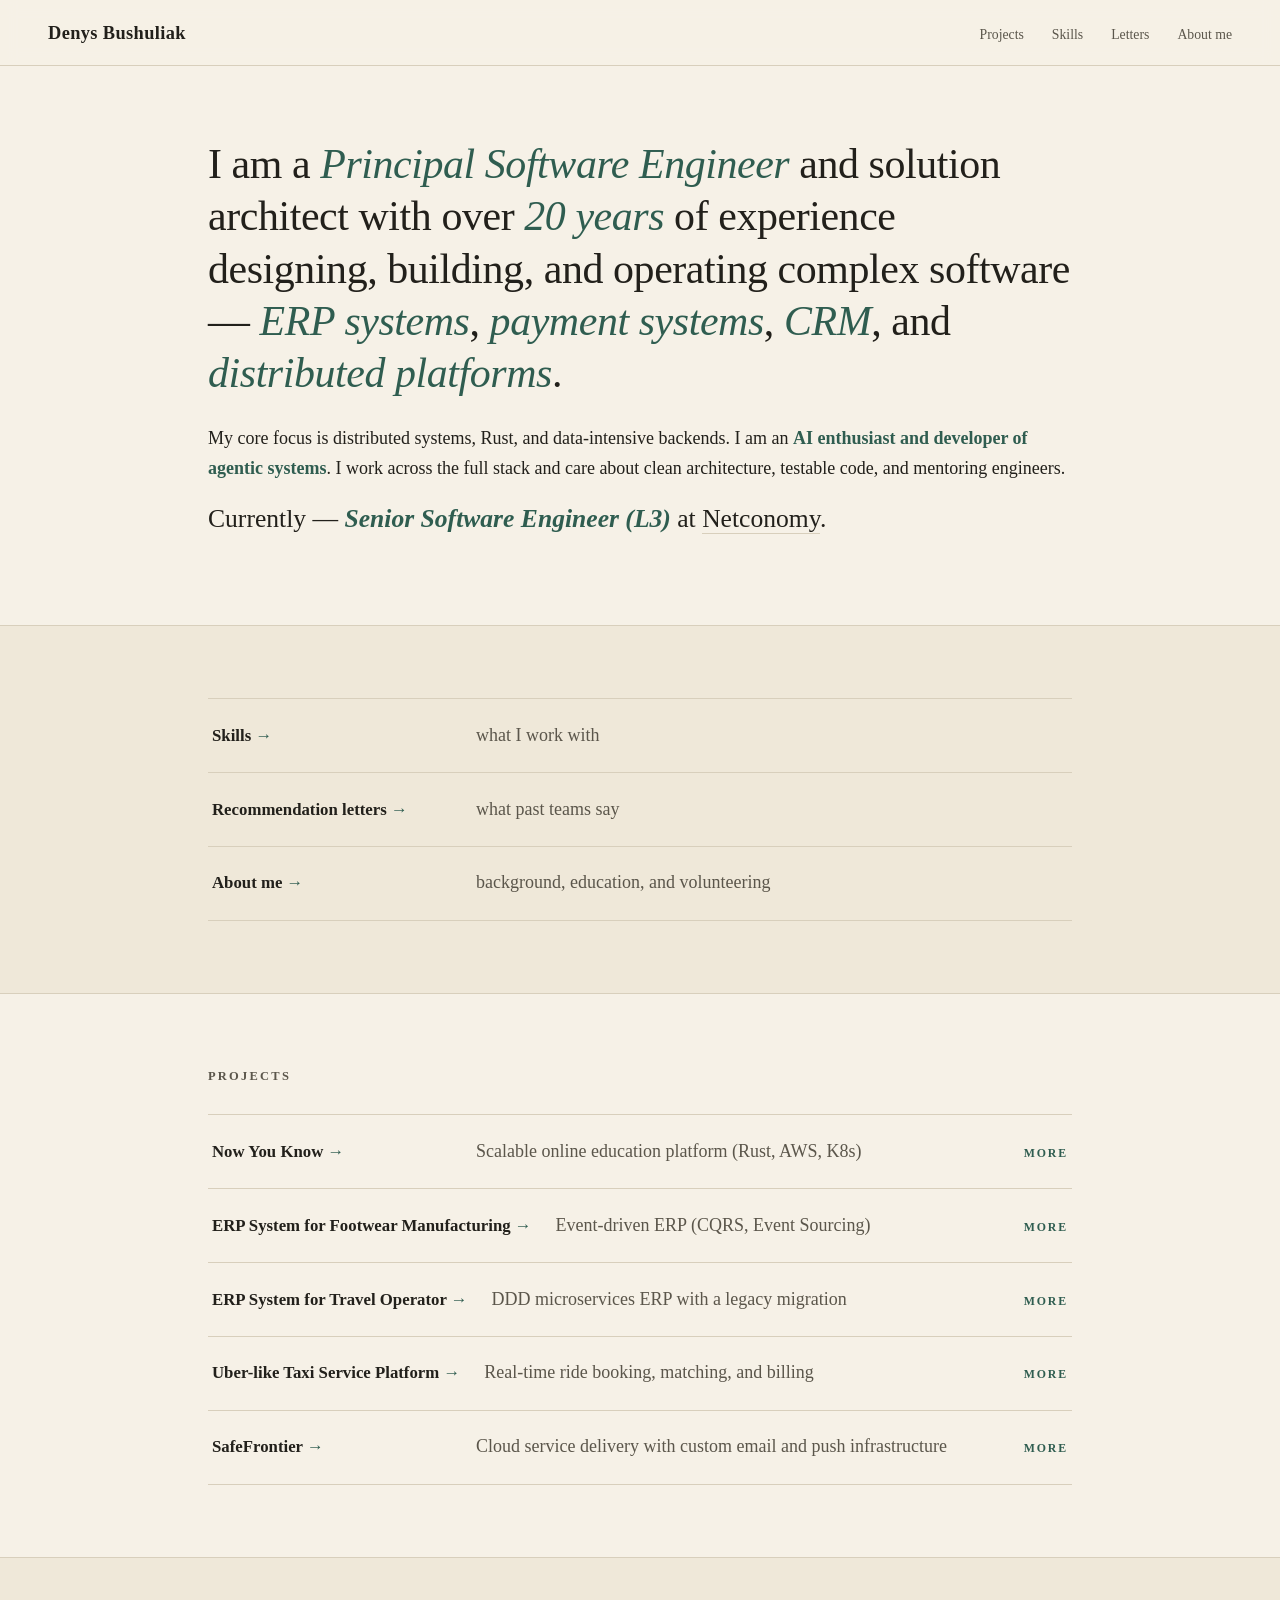
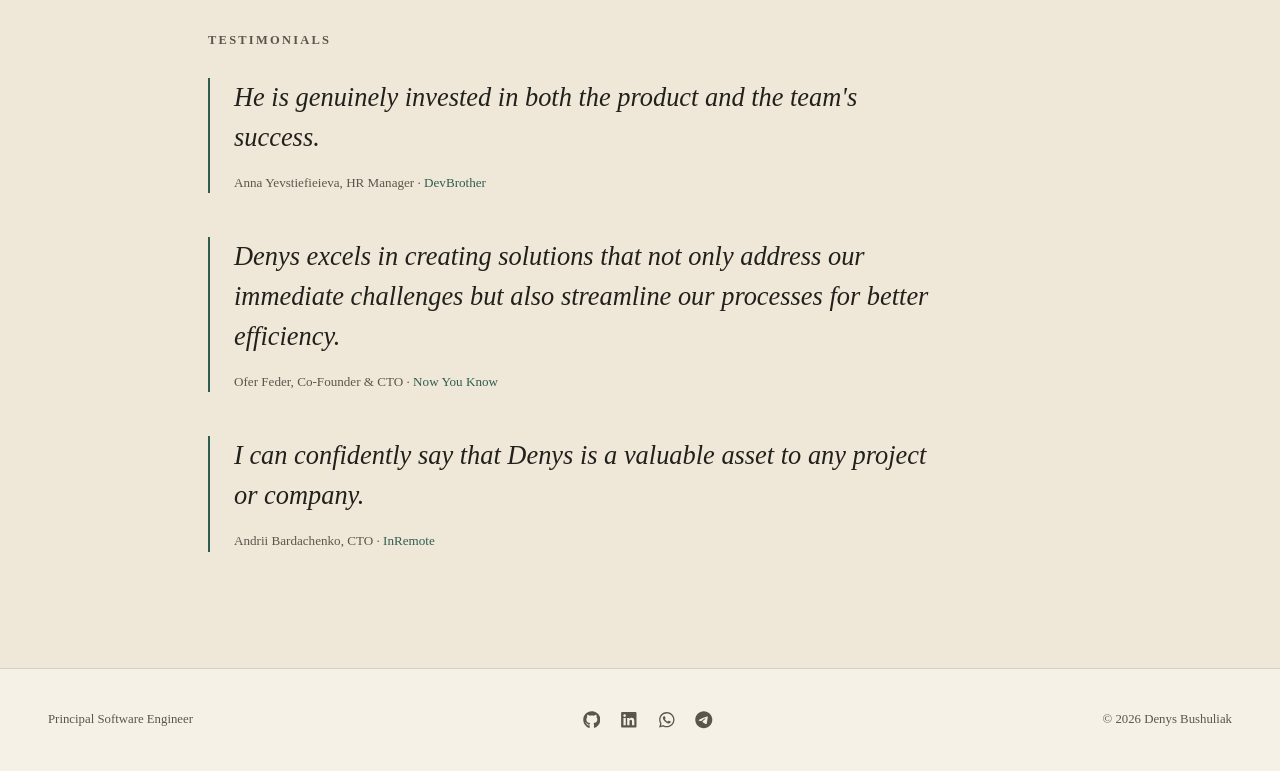
<file: index.html>
<!doctype html>
<html lang="en">
	<head>
		<!-- Google tag (gtag.js) -->
		<script
			async
			src="https://www.googletagmanager.com/gtag/js?id=G-MKNLWKVNXL"
		></script>
		<script>
			window.dataLayer = window.dataLayer || [];
			function gtag() {
				dataLayer.push(arguments);
			}
			gtag("js", new Date());

			gtag("config", "G-MKNLWKVNXL");
		</script>
		<meta charset="UTF-8" />
		<meta name="viewport" content="width=device-width, initial-scale=1.0" />
		<meta http-equiv="X-UA-Compatible" content="ie=edge" />
		<title>Denys Bushuliak | Principal Software Engineer</title>
		<meta
			name="description"
			content="Principal Software Engineer with 20+ years of experience in distributed systems, Rust, and software architecture. AI enthusiast and agentic systems developer."
		/>
		<link rel="stylesheet" href="assets/styles.css" />
		<link
			rel="icon"
			href="assets/favicons/icons8-favicon-ios-17-outlined-96.png"
			type="image/x-icon"
		/>
	</head>

	<body>
		<header class="site-header">
			<a class="site-title" href="index.html">Denys Bushuliak</a>
			<nav class="site-nav" aria-label="Main">
				<a href="projects.html" id="projects-link">Projects</a>
				<a href="skills.html" id="skills-link">Skills</a>
				<a href="recommendation_letters.html" id="recommendation-letters-link"
					>Letters</a
				>
				<a href="about.html" id="about-me-link">About me</a>
			</nav>
		</header>

		<main>
			<article>
				<div class="stripe">
<div class="wrap">
<p class="statement">I am a <strong>Principal Software Engineer</strong> and solution architect with over <strong>20 years</strong> of experience designing, building, and operating complex software — <strong>ERP systems</strong>, <strong>payment systems</strong>, <strong>CRM</strong>, and <strong>distributed platforms</strong>.</p>
<p>My core focus is distributed systems, Rust, and data-intensive backends. I am an <strong>AI enthusiast and developer of agentic systems</strong>. I work across the full stack and care about clean architecture, testable code, and mentoring engineers.</p>
<p class="current-role">Currently — <strong>Senior Software Engineer (L3)</strong> at <a href="https://netconomy.net">Netconomy</a>.</p>
</div>
</div>
<div class="stripe stripe--alt">
<div class="wrap">
<ul class="rows">
<li><a href="skills.html">Skills</a> <span>what I work with</span></li>
<li><a href="recommendation_letters.html">Recommendation letters</a> <span>what past teams say</span></li>
<li><a href="about.html">About me</a> <span>background, education, and volunteering</span></li>
</ul>
</div>
</div>
<div class="stripe">
<div class="wrap">
<p class="eyebrow">Projects</p>
<ul class="rows">
<li><a href="projects.html#now-you-know">Now You Know</a> <span>Scalable online education platform (Rust, AWS, K8s)</span> <a class="more" href="projects.html#now-you-know">more</a></li>
<li><a href="projects.html#erp-footwear">ERP System for Footwear Manufacturing</a> <span>Event-driven ERP (CQRS, Event Sourcing)</span> <a class="more" href="projects.html#erp-footwear">more</a></li>
<li><a href="projects.html#erp-travel">ERP System for Travel Operator</a> <span>DDD microservices ERP with a legacy migration</span> <a class="more" href="projects.html#erp-travel">more</a></li>
<li><a href="projects.html#taxi-platform">Uber-like Taxi Service Platform</a> <span>Real-time ride booking, matching, and billing</span> <a class="more" href="projects.html#taxi-platform">more</a></li>
<li><a href="projects.html#safefrontier">SafeFrontier</a> <span>Cloud service delivery with custom email and push infrastructure</span> <a class="more" href="projects.html#safefrontier">more</a></li>
</ul>
</div>
</div>
<div class="stripe stripe--alt">
<div class="wrap">
<p class="eyebrow">Testimonials</p>
<blockquote>
<p>He is genuinely invested in both the product and the team's success.</p>
<p class="attribution">Anna Yevstiefieieva, HR Manager · <a href="recommendation_letters.html#devbrother">DevBrother</a></p>
</blockquote>
<blockquote>
<p>Denys excels in creating solutions that not only address our immediate challenges but also streamline our processes for better efficiency.</p>
<p class="attribution">Ofer Feder, Co-Founder & CTO · <a href="recommendation_letters.html#now-you-know">Now You Know</a></p>
</blockquote>
<blockquote>
<p>I can confidently say that Denys is a valuable asset to any project or company.</p>
<p class="attribution">Andrii Bardachenko, CTO · <a href="recommendation_letters.html#inremote">InRemote</a></p>
</blockquote>
</div>
</div>

			</article>
		</main>

		<footer class="site-footer">
			<p class="site-tagline">Principal Software Engineer</p>
			<nav class="social-nav" aria-label="Social">
				<a href="https://github.com/denys-bushuliak" aria-label="GitHub">
					<svg
						xmlns="http://www.w3.org/2000/svg"
						viewBox="0 0 496 512"
						class="icon"
						aria-hidden="true"
					>
						<!--!Font Awesome Free 6.7.2 by @fontawesome - https://fontawesome.com License - https://fontawesome.com/license/free Copyright 2025 Fonticons, Inc.-->
						<path
							d="M165.9 397.4c0 2-2.3 3.6-5.2 3.6-3.3 .3-5.6-1.3-5.6-3.6 0-2 2.3-3.6 5.2-3.6 3-.3 5.6 1.3 5.6 3.6zm-31.1-4.5c-.7 2 1.3 4.3 4.3 4.9 2.6 1 5.6 0 6.2-2s-1.3-4.3-4.3-5.2c-2.6-.7-5.5 .3-6.2 2.3zm44.2-1.7c-2.9 .7-4.9 2.6-4.6 4.9 .3 2 2.9 3.3 5.9 2.6 2.9-.7 4.9-2.6 4.6-4.6-.3-1.9-3-3.2-5.9-2.9zM244.8 8C106.1 8 0 113.3 0 252c0 110.9 69.8 205.8 169.5 239.2 12.8 2.3 17.3-5.6 17.3-12.1 0-6.2-.3-40.4-.3-61.4 0 0-70 15-84.7-29.8 0 0-11.4-29.1-27.8-36.6 0 0-22.9-15.7 1.6-15.4 0 0 24.9 2 38.6 25.8 21.9 38.6 58.6 27.5 72.9 20.9 2.3-16 8.8-27.1 16-33.7-55.9-6.2-112.3-14.3-112.3-110.5 0-27.5 7.6-41.3 23.6-58.9-2.6-6.5-11.1-33.3 2.6-67.9 20.9-6.5 69 27 69 27 20-5.6 41.5-8.5 62.8-8.5s42.8 2.9 62.8 8.5c0 0 48.1-33.6 69-27 13.7 34.7 5.2 61.4 2.6 67.9 16 17.7 25.8 31.5 25.8 58.9 0 96.5-58.9 104.2-114.8 110.5 9.2 7.9 17 22.9 17 46.4 0 33.7-.3 75.4-.3 83.6 0 6.5 4.6 14.4 17.3 12.1C428.2 457.8 496 362.9 496 252 496 113.3 383.5 8 244.8 8zM97.2 352.9c-1.3 1-1 3.3 .7 5.2 1.6 1.6 3.9 2.3 5.2 1 1.3-1 1-3.3-.7-5.2-1.6-1.6-3.9-2.3-5.2-1zm-10.8-8.1c-.7 1.3 .3 2.9 2.3 3.9 1.6 1 3.6 .7 4.3-.7 .7-1.3-.3-2.9-2.3-3.9-2-.6-3.6-.3-4.3 .7zm32.4 35.6c-1.6 1.3-1 4.3 1.3 6.2 2.3 2.3 5.2 2.6 6.5 1 1.3-1.3 .7-4.3-1.3-6.2-2.2-2.3-5.2-2.6-6.5-1zm-11.4-14.7c-1.6 1-1.6 3.6 0 5.9 1.6 2.3 4.3 3.3 5.6 2.3 1.6-1.3 1.6-3.9 0-6.2-1.4-2.3-4-3.3-5.6-2z"
						/></svg
				></a>
				<a href="https://www.linkedin.com/in/denys-bushulyak/" aria-label="LinkedIn"
					><svg
						xmlns="http://www.w3.org/2000/svg"
						viewBox="0 0 448 512"
						class="icon"
						aria-hidden="true"
					>
						<!--!Font Awesome Free 6.7.2 by @fontawesome - https://fontawesome.com License - https://fontawesome.com/license/free Copyright 2025 Fonticons, Inc.-->
						<path
							d="M416 32H31.9C14.3 32 0 46.5 0 64.3v383.4C0 465.5 14.3 480 31.9 480H416c17.6 0 32-14.5 32-32.3V64.3c0-17.8-14.4-32.3-32-32.3zM135.4 416H69V202.2h66.5V416zm-33.2-243c-21.3 0-38.5-17.3-38.5-38.5S80.9 96 102.2 96c21.2 0 38.5 17.3 38.5 38.5 0 21.3-17.2 38.5-38.5 38.5zm282.1 243h-66.4V312c0-24.8-.5-56.7-34.5-56.7-34.6 0-39.9 27-39.9 54.9V416h-66.4V202.2h63.7v29.2h.9c8.9-16.8 30.6-34.5 62.9-34.5 67.2 0 79.7 44.3 79.7 101.9V416z"
						/></svg
				></a>
				<a href="https://wa.me/436602273906" aria-label="WhatsApp"
					><svg
						xmlns="http://www.w3.org/2000/svg"
						viewBox="0 0 448 512"
						class="icon"
						aria-hidden="true"
					>
						<!--!Font Awesome Free 6.7.2 by @fontawesome - https://fontawesome.com License - https://fontawesome.com/license/free Copyright 2025 Fonticons, Inc.-->
						<path
							d="M380.9 97.1C339 55.1 283.2 32 223.9 32c-122.4 0-222 99.6-222 222 0 39.1 10.2 77.3 29.6 111L0 480l117.7-30.9c32.4 17.7 68.9 27 106.1 27h.1c122.3 0 224.1-99.6 224.1-222 0-59.3-25.2-115-67.1-157zm-157 341.6c-33.2 0-65.7-8.9-94-25.7l-6.7-4-69.8 18.3L72 359.2l-4.4-7c-18.5-29.4-28.2-63.3-28.2-98.2 0-101.7 82.8-184.5 184.6-184.5 49.3 0 95.6 19.2 130.4 54.1 34.8 34.9 56.2 81.2 56.1 130.5 0 101.8-84.9 184.6-186.6 184.6zm101.2-138.2c-5.5-2.8-32.8-16.2-37.9-18-5.1-1.9-8.8-2.8-12.5 2.8-3.7 5.6-14.3 18-17.6 21.8-3.2 3.7-6.5 4.2-12 1.4-32.6-16.3-54-29.1-75.5-66-5.7-9.8 5.7-9.1 16.3-30.3 1.8-3.7 .9-6.9-.5-9.7-1.4-2.8-12.5-30.1-17.1-41.2-4.5-10.8-9.1-9.3-12.5-9.5-3.2-.2-6.9-.2-10.6-.2-3.7 0-9.7 1.4-14.8 6.9-5.1 5.6-19.4 19-19.4 46.3 0 27.3 19.9 53.7 22.6 57.4 2.8 3.7 39.1 59.7 94.8 83.8 35.2 15.2 49 16.5 66.6 13.9 10.7-1.6 32.8-13.4 37.4-26.4 4.6-13 4.6-24.1 3.2-26.4-1.3-2.5-5-3.9-10.5-6.6z"
						/></svg
				></a>
				<a href="https://telegram.me/+436602273906" aria-label="Telegram"
					><svg
						xmlns="http://www.w3.org/2000/svg"
						viewBox="0 0 496 512"
						class="icon"
						aria-hidden="true"
					>
						<!--!Font Awesome Free 6.7.2 by @fontawesome - https://fontawesome.com License - https://fontawesome.com/license/free Copyright 2025 Fonticons, Inc.-->
						<path
							d="M248 8C111 8 0 119 0 256S111 504 248 504 496 393 496 256 385 8 248 8zM363 176.7c-3.7 39.2-19.9 134.4-28.1 178.3-3.5 18.6-10.3 24.8-16.9 25.4-14.4 1.3-25.3-9.5-39.3-18.7-21.8-14.3-34.2-23.2-55.3-37.2-24.5-16.1-8.6-25 5.3-39.5 3.7-3.8 67.1-61.5 68.3-66.7 .2-.7 .3-3.1-1.2-4.4s-3.6-.8-5.1-.5q-3.3 .7-104.6 69.1-14.8 10.2-26.9 9.9c-8.9-.2-25.9-5-38.6-9.1-15.5-5-27.9-7.7-26.8-16.3q.8-6.7 18.5-13.7 108.4-47.2 144.6-62.3c68.9-28.6 83.2-33.6 92.5-33.8 2.1 0 6.6 .5 9.6 2.9a10.5 10.5 0 0 1 3.5 6.7A43.8 43.8 0 0 1 363 176.7z"
						/></svg
				></a>
			</nav>
			<p>&copy; 2026 Denys Bushuliak</p>
		</footer>
	</body>
</html>
</file>
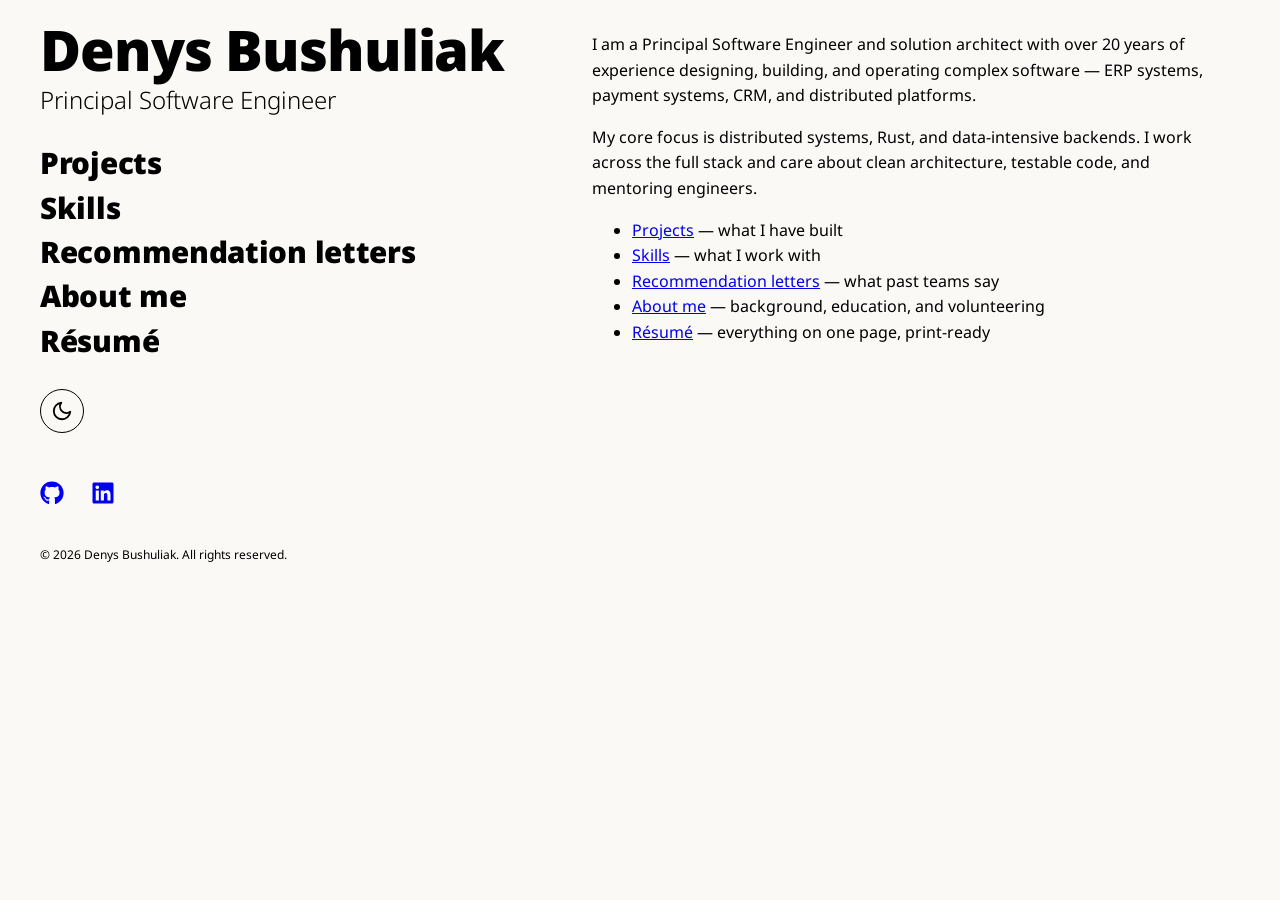
<file: docs/index.html>
<!doctype html>
<html lang="en">
	<head>
		<!-- Google tag (gtag.js) -->
		<script
			async
			src="https://www.googletagmanager.com/gtag/js?id=G-MKNLWKVNXL"
		></script>
		<script>
			window.dataLayer = window.dataLayer || [];
			function gtag() {
				dataLayer.push(arguments);
			}
			gtag("js", new Date());

			gtag("config", "G-MKNLWKVNXL");
		</script>
		<meta charset="UTF-8" />
		<meta name="viewport" content="width=device-width, initial-scale=1.0" />
		<meta http-equiv="X-UA-Compatible" content="ie=edge" />
		<meta name="color-scheme" content="light dark" />
		<script>
			(function () {
				document.documentElement.classList.add("js");
				try {
					var theme = localStorage.getItem("theme");
					if (theme !== "dark" && theme !== "light") {
						theme = window.matchMedia("(prefers-color-scheme: dark)").matches
							? "dark"
							: "light";
					}
					document.documentElement.setAttribute("data-theme", theme);
				} catch (error) {}
			})();
		</script>
		<noscript>
			<style>
				#theme-toggle,
				#nav-toggle {
					display: none;
				}
			</style>
		</noscript>
		<title>Denys Bushuliak | Principal Software Engineer</title>
		<meta
			name="description"
			content="Principal Software Engineer with 20+ years of experience in distributed systems, Rust, and software architecture."
		/>
		<link rel="stylesheet" href="assets/styles.css" />
		<link
			rel="icon"
			href="assets/favicons/icons8-favicon-ios-17-outlined-96.png"
			type="image/x-icon"
		/>
		<link rel="preconnect" href="https://fonts.googleapis.com" />
		<link rel="preconnect" href="https://fonts.gstatic.com" crossorigin />
		<link
			href="https://fonts.googleapis.com/css2?family=Noto+Sans:ital,wght@0,100..900;1,100..900&display=swap"
			rel="stylesheet"
		/>
	</head>

	<body>
		<main>
			<div id="sidebar">
				<header>
					<hgroup>
						<h1><a href="index.html">Denys Bushuliak</a></h1>
						<p>Principal Software Engineer</p>
					</hgroup>
					<button
						id="nav-toggle"
						type="button"
						aria-expanded="false"
						aria-controls="vertical-nav"
						aria-label="Toggle navigation menu"
					>
						<svg class="icon-menu" xmlns="http://www.w3.org/2000/svg" viewBox="0 0 24 24" fill="none" stroke="currentColor" stroke-width="2" stroke-linecap="round" aria-hidden="true">
							<path d="M3 6h18M3 12h18M3 18h18" />
						</svg>
						<svg class="icon-close" xmlns="http://www.w3.org/2000/svg" viewBox="0 0 24 24" fill="none" stroke="currentColor" stroke-width="2" stroke-linecap="round" aria-hidden="true">
							<path d="M6 6l12 12M18 6L6 18" />
						</svg>
					</button>
				</header>
				<nav id="vertical-nav" aria-label="Main">
					<a href="projects.html" id="projects-link">Projects</a>
					<a href="skills.html" id="skills-link">Skills</a>
					<a
						href="recommendation_letters.html"
						id="recommendation-letters-link"
						>Recommendation letters</a
					>
					<a href="about.html" id="about-me-link">About me</a>
					<a href="resume.html" id="resume-link">Résumé</a>
				</nav>
				<button id="theme-toggle" type="button" aria-label="Toggle color theme">
					<svg class="icon-moon" xmlns="http://www.w3.org/2000/svg" viewBox="0 0 24 24" fill="none" stroke="currentColor" stroke-width="2" stroke-linecap="round" stroke-linejoin="round" aria-hidden="true">
						<path d="M21 12.79A9 9 0 1 1 11.21 3 7 7 0 0 0 21 12.79z" />
					</svg>
					<svg class="icon-sun" xmlns="http://www.w3.org/2000/svg" viewBox="0 0 24 24" fill="none" stroke="currentColor" stroke-width="2" stroke-linecap="round" stroke-linejoin="round" aria-hidden="true">
						<circle cx="12" cy="12" r="5" />
						<path d="M12 1v2M12 21v2M4.22 4.22l1.42 1.42M18.36 18.36l1.42 1.42M1 12h2M21 12h2M4.22 19.78l1.42-1.42M18.36 5.64l1.42-1.42" />
					</svg>
				</button>
				<footer id="footer">
					<nav aria-label="Social">
						<a href="https://github.com/denys-bushuliak" aria-label="GitHub">
							<svg
								xmlns="http://www.w3.org/2000/svg"
								viewBox="0 0 496 512"
								class="icon"
								aria-hidden="true"
							>
								<!--!Font Awesome Free 6.7.2 by @fontawesome - https://fontawesome.com License - https://fontawesome.com/license/free Copyright 2025 Fonticons, Inc.-->
								<path
									d="M165.9 397.4c0 2-2.3 3.6-5.2 3.6-3.3 .3-5.6-1.3-5.6-3.6 0-2 2.3-3.6 5.2-3.6 3-.3 5.6 1.3 5.6 3.6zm-31.1-4.5c-.7 2 1.3 4.3 4.3 4.9 2.6 1 5.6 0 6.2-2s-1.3-4.3-4.3-5.2c-2.6-.7-5.5 .3-6.2 2.3zm44.2-1.7c-2.9 .7-4.9 2.6-4.6 4.9 .3 2 2.9 3.3 5.9 2.6 2.9-.7 4.9-2.6 4.6-4.6-.3-1.9-3-3.2-5.9-2.9zM244.8 8C106.1 8 0 113.3 0 252c0 110.9 69.8 205.8 169.5 239.2 12.8 2.3 17.3-5.6 17.3-12.1 0-6.2-.3-40.4-.3-61.4 0 0-70 15-84.7-29.8 0 0-11.4-29.1-27.8-36.6 0 0-22.9-15.7 1.6-15.4 0 0 24.9 2 38.6 25.8 21.9 38.6 58.6 27.5 72.9 20.9 2.3-16 8.8-27.1 16-33.7-55.9-6.2-112.3-14.3-112.3-110.5 0-27.5 7.6-41.3 23.6-58.9-2.6-6.5-11.1-33.3 2.6-67.9 20.9-6.5 69 27 69 27 20-5.6 41.5-8.5 62.8-8.5s42.8 2.9 62.8 8.5c0 0 48.1-33.6 69-27 13.7 34.7 5.2 61.4 2.6 67.9 16 17.7 25.8 31.5 25.8 58.9 0 96.5-58.9 104.2-114.8 110.5 9.2 7.9 17 22.9 17 46.4 0 33.7-.3 75.4-.3 83.6 0 6.5 4.6 14.4 17.3 12.1C428.2 457.8 496 362.9 496 252 496 113.3 383.5 8 244.8 8zM97.2 352.9c-1.3 1-1 3.3 .7 5.2 1.6 1.6 3.9 2.3 5.2 1 1.3-1 1-3.3-.7-5.2-1.6-1.6-3.9-2.3-5.2-1zm-10.8-8.1c-.7 1.3 .3 2.9 2.3 3.9 1.6 1 3.6 .7 4.3-.7 .7-1.3-.3-2.9-2.3-3.9-2-.6-3.6-.3-4.3 .7zm32.4 35.6c-1.6 1.3-1 4.3 1.3 6.2 2.3 2.3 5.2 2.6 6.5 1 1.3-1.3 .7-4.3-1.3-6.2-2.2-2.3-5.2-2.6-6.5-1zm-11.4-14.7c-1.6 1-1.6 3.6 0 5.9 1.6 2.3 4.3 3.3 5.6 2.3 1.6-1.3 1.6-3.9 0-6.2-1.4-2.3-4-3.3-5.6-2z"
								/></svg
						></a>
						<a
							href="https://www.linkedin.com/in/denys-bushulyak/"
							aria-label="LinkedIn"
							><svg
								xmlns="http://www.w3.org/2000/svg"
								viewBox="0 0 448 512"
								class="icon"
								aria-hidden="true"
							>
								<!--!Font Awesome Free 6.7.2 by @fontawesome - https://fontawesome.com License - https://fontawesome.com/license/free Copyright 2025 Fonticons, Inc.-->
								<path
									d="M416 32H31.9C14.3 32 0 46.5 0 64.3v383.4C0 465.5 14.3 480 31.9 480H416c17.6 0 32-14.5 32-32.3V64.3c0-17.8-14.4-32.3-32-32.3zM135.4 416H69V202.2h66.5V416zm-33.2-243c-21.3 0-38.5-17.3-38.5-38.5S80.9 96 102.2 96c21.2 0 38.5 17.3 38.5 38.5 0 21.3-17.2 38.5-38.5 38.5zm282.1 243h-66.4V312c0-24.8-.5-56.7-34.5-56.7-34.6 0-39.9 27-39.9 54.9V416h-66.4V202.2h63.7v29.2h.9c8.9-16.8 30.6-34.5 62.9-34.5 67.2 0 79.7 44.3 79.7 101.9V416z"
								/></svg
						></a>
					</nav>
					<p>&copy; 2026 Denys Bushuliak. All rights reserved.</p>
				</footer>
			</div>
			<article>
				<p>I am a Principal Software Engineer and solution architect with over 20 years of experience designing, building, and operating complex software — ERP systems, payment systems, CRM, and distributed platforms.</p>
<p>My core focus is distributed systems, Rust, and data-intensive backends. I work across the full stack and care about clean architecture, testable code, and mentoring engineers.</p>
<ul>
<li><a href="projects.html">Projects</a> — what I have built</li>
<li><a href="skills.html">Skills</a> — what I work with</li>
<li><a href="recommendation_letters.html">Recommendation letters</a> — what past teams say</li>
<li><a href="about.html">About me</a> — background, education, and volunteering</li>
<li><a href="resume.html">Résumé</a> — everything on one page, print-ready</li>
</ul>

			</article>
		</main>
		<script>
			(function () {
				var toggle = document.getElementById("theme-toggle");
				if (!toggle) {
					return;
				}
				toggle.addEventListener("click", function () {
					var root = document.documentElement;
					var nextTheme =
						root.getAttribute("data-theme") === "dark" ? "light" : "dark";
					root.setAttribute("data-theme", nextTheme);
					try {
						localStorage.setItem("theme", nextTheme);
					} catch (error) {}
				});
			})();

			(function () {
				var toggle = document.getElementById("nav-toggle");
				var nav = document.getElementById("vertical-nav");
				if (!toggle || !nav) {
					return;
				}
				var root = document.documentElement;
				function setOpen(open) {
					toggle.setAttribute("aria-expanded", String(open));
					if (open) {
						root.setAttribute("data-nav", "open");
					} else {
						root.removeAttribute("data-nav");
					}
				}
				toggle.addEventListener("click", function () {
					setOpen(root.getAttribute("data-nav") !== "open");
				});
				nav.addEventListener("click", function (event) {
					if (event.target.closest("a")) {
						setOpen(false);
					}
				});
				document.addEventListener("keydown", function (event) {
					if (event.key === "Escape") {
						setOpen(false);
					}
				});
			})();
		</script>
	</body>
</html>
</file>
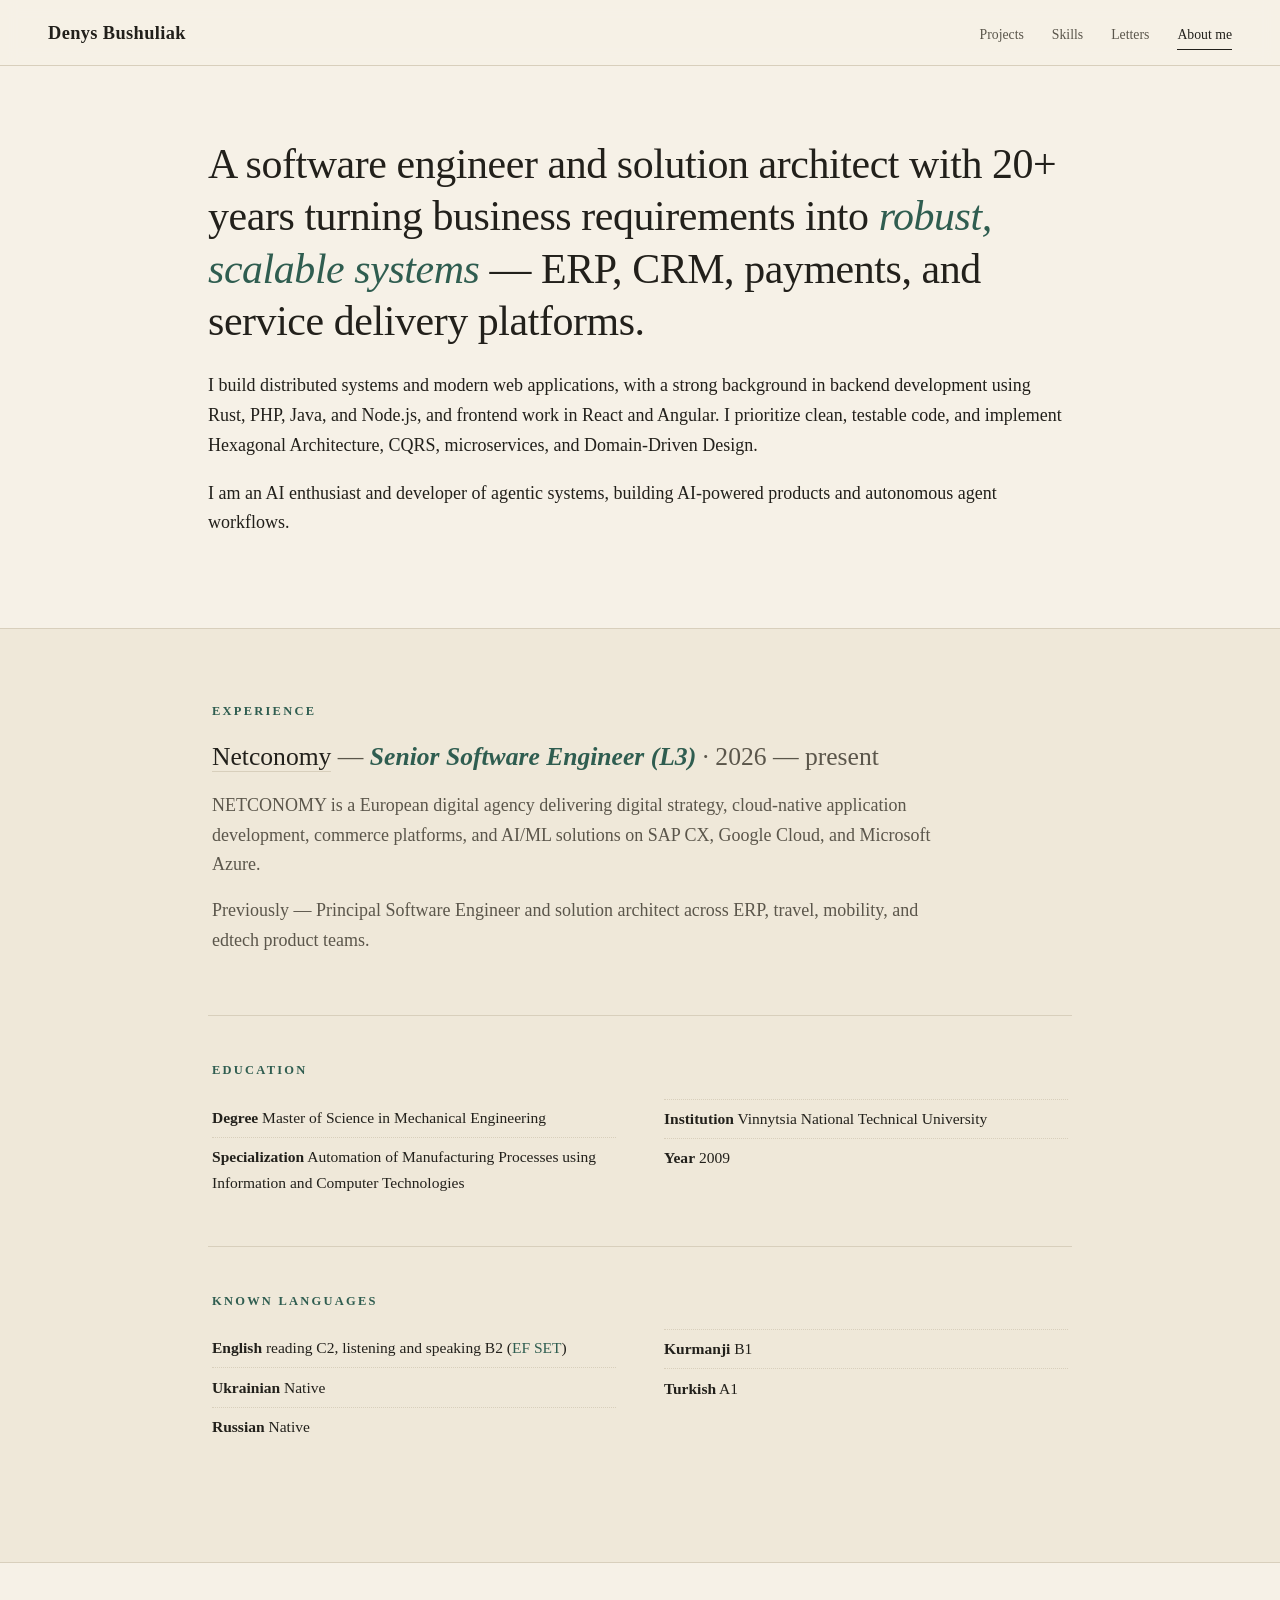
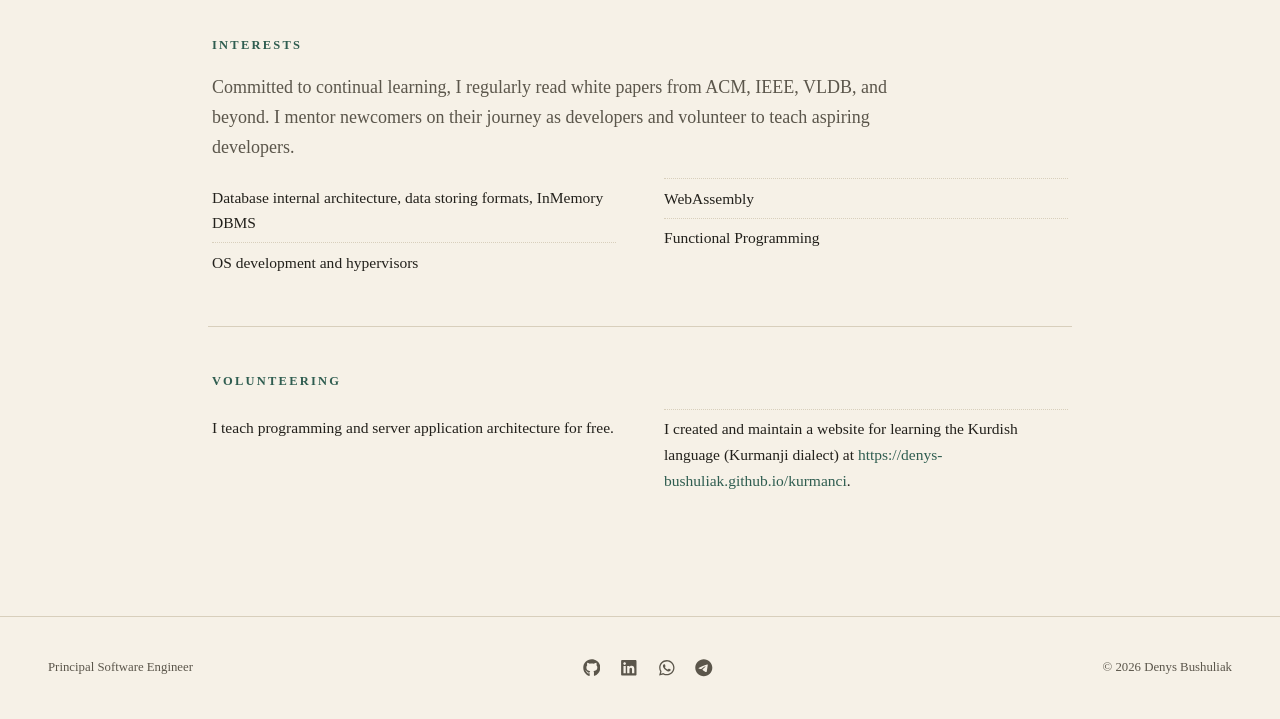
<file: about.html>
<!doctype html>
<html lang="en">
	<head>
		<!-- Google tag (gtag.js) -->
		<script
			async
			src="https://www.googletagmanager.com/gtag/js?id=G-MKNLWKVNXL"
		></script>
		<script>
			window.dataLayer = window.dataLayer || [];
			function gtag() {
				dataLayer.push(arguments);
			}
			gtag("js", new Date());

			gtag("config", "G-MKNLWKVNXL");
		</script>
		<meta charset="UTF-8" />
		<meta name="viewport" content="width=device-width, initial-scale=1.0" />
		<meta http-equiv="X-UA-Compatible" content="ie=edge" />
		<title>About Me | Denys Bushuliak</title>
		<meta
			name="description"
			content="Background, education, languages, interests, and volunteering."
		/>
		<link rel="stylesheet" href="assets/styles.css" />
		<link
			rel="icon"
			href="assets/favicons/icons8-favicon-ios-17-outlined-96.png"
			type="image/x-icon"
		/>
	</head>

	<body>
		<header class="site-header">
			<a class="site-title" href="index.html">Denys Bushuliak</a>
			<nav class="site-nav" aria-label="Main">
				<a href="projects.html" id="projects-link">Projects</a>
				<a href="skills.html" id="skills-link">Skills</a>
				<a href="recommendation_letters.html" id="recommendation-letters-link"
					>Letters</a
				>
				<a href="about.html" id="about-me-link">About me</a>
			</nav>
		</header>

		<main>
			<article>
				<style>
    #about-me-link{
        color: var(--ink) !important;
        border-bottom: 1px solid var(--ink) !important;
    }
</style>
<div class="stripe">
<div class="wrap">
<p class="statement">A software engineer and solution architect with 20+ years turning business requirements into <strong>robust, scalable systems</strong> — ERP, CRM, payments, and service delivery platforms.</p>
<p>I build distributed systems and modern web applications, with a strong background in backend development using Rust, PHP, Java, and Node.js, and frontend work in React and Angular. I prioritize clean, testable code, and implement Hexagonal Architecture, CQRS, microservices, and Domain-Driven Design.</p>
<p>I am an AI enthusiast and developer of agentic systems, building AI-powered products and autonomous agent workflows.</p>
</div>
</div>
<div class="stripe stripe--alt">
<div class="wrap">
<div class="group">
<h3>Experience</h3>
<p class="current-role"><a href="https://netconomy.net">Netconomy</a> — <strong>Senior Software Engineer (L3)</strong> · 2026 — present</p>
<p>NETCONOMY is a European digital agency delivering digital strategy, cloud-native application development, commerce platforms, and AI/ML solutions on SAP CX, Google Cloud, and Microsoft Azure.</p>
<p>Previously — Principal Software Engineer and solution architect across ERP, travel, mobility, and edtech product teams.</p>
</div>
<div class="group">
<h3>Education</h3>
<ul>
<li><strong>Degree</strong> Master of Science in Mechanical Engineering</li>
<li><strong>Specialization</strong> Automation of Manufacturing Processes using Information and Computer Technologies</li>
<li><strong>Institution</strong> Vinnytsia National Technical University</li>
<li><strong>Year</strong> 2009</li>
</ul>
</div>
<div class="group">
<h3>Known Languages</h3>
<ul>
<li><strong>English</strong> reading C2, listening and speaking B2 (<a href="https://cert.efset.org/WSdoAM">EF SET</a>)</li>
<li><strong>Ukrainian</strong> Native</li>
<li><strong>Russian</strong> Native</li>
<li><strong>Kurmanji</strong> B1</li>
<li><strong>Turkish</strong> A1</li>
</ul>
</div>
</div>
</div>
<div class="stripe">
<div class="wrap">
<div class="group">
<h3>Interests</h3>
<p>Committed to continual learning, I regularly read white papers from ACM, IEEE, VLDB, and beyond. I mentor newcomers on their journey as developers and volunteer to teach aspiring developers.</p>
<ul>
<li>Database internal architecture, data storing formats, InMemory DBMS</li>
<li>OS development and hypervisors</li>
<li>WebAssembly</li>
<li>Functional Programming</li>
</ul>
</div>
<div class="group">
<h3>Volunteering</h3>
<ul>
<li>I teach programming and server application architecture for free.</li>
<li>I created and maintain a website for learning the Kurdish language (Kurmanji dialect) at <a href="https://denys-bushuliak.github.io/kurmanci">https://denys-bushuliak.github.io/kurmanci</a>.</li>
</ul>
</div>
</div>
</div>

			</article>
		</main>

		<footer class="site-footer">
			<p class="site-tagline">Principal Software Engineer</p>
			<nav class="social-nav" aria-label="Social">
				<a href="https://github.com/denys-bushuliak" aria-label="GitHub">
					<svg
						xmlns="http://www.w3.org/2000/svg"
						viewBox="0 0 496 512"
						class="icon"
						aria-hidden="true"
					>
						<!--!Font Awesome Free 6.7.2 by @fontawesome - https://fontawesome.com License - https://fontawesome.com/license/free Copyright 2025 Fonticons, Inc.-->
						<path
							d="M165.9 397.4c0 2-2.3 3.6-5.2 3.6-3.3 .3-5.6-1.3-5.6-3.6 0-2 2.3-3.6 5.2-3.6 3-.3 5.6 1.3 5.6 3.6zm-31.1-4.5c-.7 2 1.3 4.3 4.3 4.9 2.6 1 5.6 0 6.2-2s-1.3-4.3-4.3-5.2c-2.6-.7-5.5 .3-6.2 2.3zm44.2-1.7c-2.9 .7-4.9 2.6-4.6 4.9 .3 2 2.9 3.3 5.9 2.6 2.9-.7 4.9-2.6 4.6-4.6-.3-1.9-3-3.2-5.9-2.9zM244.8 8C106.1 8 0 113.3 0 252c0 110.9 69.8 205.8 169.5 239.2 12.8 2.3 17.3-5.6 17.3-12.1 0-6.2-.3-40.4-.3-61.4 0 0-70 15-84.7-29.8 0 0-11.4-29.1-27.8-36.6 0 0-22.9-15.7 1.6-15.4 0 0 24.9 2 38.6 25.8 21.9 38.6 58.6 27.5 72.9 20.9 2.3-16 8.8-27.1 16-33.7-55.9-6.2-112.3-14.3-112.3-110.5 0-27.5 7.6-41.3 23.6-58.9-2.6-6.5-11.1-33.3 2.6-67.9 20.9-6.5 69 27 69 27 20-5.6 41.5-8.5 62.8-8.5s42.8 2.9 62.8 8.5c0 0 48.1-33.6 69-27 13.7 34.7 5.2 61.4 2.6 67.9 16 17.7 25.8 31.5 25.8 58.9 0 96.5-58.9 104.2-114.8 110.5 9.2 7.9 17 22.9 17 46.4 0 33.7-.3 75.4-.3 83.6 0 6.5 4.6 14.4 17.3 12.1C428.2 457.8 496 362.9 496 252 496 113.3 383.5 8 244.8 8zM97.2 352.9c-1.3 1-1 3.3 .7 5.2 1.6 1.6 3.9 2.3 5.2 1 1.3-1 1-3.3-.7-5.2-1.6-1.6-3.9-2.3-5.2-1zm-10.8-8.1c-.7 1.3 .3 2.9 2.3 3.9 1.6 1 3.6 .7 4.3-.7 .7-1.3-.3-2.9-2.3-3.9-2-.6-3.6-.3-4.3 .7zm32.4 35.6c-1.6 1.3-1 4.3 1.3 6.2 2.3 2.3 5.2 2.6 6.5 1 1.3-1.3 .7-4.3-1.3-6.2-2.2-2.3-5.2-2.6-6.5-1zm-11.4-14.7c-1.6 1-1.6 3.6 0 5.9 1.6 2.3 4.3 3.3 5.6 2.3 1.6-1.3 1.6-3.9 0-6.2-1.4-2.3-4-3.3-5.6-2z"
						/></svg
				></a>
				<a href="https://www.linkedin.com/in/denys-bushulyak/" aria-label="LinkedIn"
					><svg
						xmlns="http://www.w3.org/2000/svg"
						viewBox="0 0 448 512"
						class="icon"
						aria-hidden="true"
					>
						<!--!Font Awesome Free 6.7.2 by @fontawesome - https://fontawesome.com License - https://fontawesome.com/license/free Copyright 2025 Fonticons, Inc.-->
						<path
							d="M416 32H31.9C14.3 32 0 46.5 0 64.3v383.4C0 465.5 14.3 480 31.9 480H416c17.6 0 32-14.5 32-32.3V64.3c0-17.8-14.4-32.3-32-32.3zM135.4 416H69V202.2h66.5V416zm-33.2-243c-21.3 0-38.5-17.3-38.5-38.5S80.9 96 102.2 96c21.2 0 38.5 17.3 38.5 38.5 0 21.3-17.2 38.5-38.5 38.5zm282.1 243h-66.4V312c0-24.8-.5-56.7-34.5-56.7-34.6 0-39.9 27-39.9 54.9V416h-66.4V202.2h63.7v29.2h.9c8.9-16.8 30.6-34.5 62.9-34.5 67.2 0 79.7 44.3 79.7 101.9V416z"
						/></svg
				></a>
				<a href="https://wa.me/436602273906" aria-label="WhatsApp"
					><svg
						xmlns="http://www.w3.org/2000/svg"
						viewBox="0 0 448 512"
						class="icon"
						aria-hidden="true"
					>
						<!--!Font Awesome Free 6.7.2 by @fontawesome - https://fontawesome.com License - https://fontawesome.com/license/free Copyright 2025 Fonticons, Inc.-->
						<path
							d="M380.9 97.1C339 55.1 283.2 32 223.9 32c-122.4 0-222 99.6-222 222 0 39.1 10.2 77.3 29.6 111L0 480l117.7-30.9c32.4 17.7 68.9 27 106.1 27h.1c122.3 0 224.1-99.6 224.1-222 0-59.3-25.2-115-67.1-157zm-157 341.6c-33.2 0-65.7-8.9-94-25.7l-6.7-4-69.8 18.3L72 359.2l-4.4-7c-18.5-29.4-28.2-63.3-28.2-98.2 0-101.7 82.8-184.5 184.6-184.5 49.3 0 95.6 19.2 130.4 54.1 34.8 34.9 56.2 81.2 56.1 130.5 0 101.8-84.9 184.6-186.6 184.6zm101.2-138.2c-5.5-2.8-32.8-16.2-37.9-18-5.1-1.9-8.8-2.8-12.5 2.8-3.7 5.6-14.3 18-17.6 21.8-3.2 3.7-6.5 4.2-12 1.4-32.6-16.3-54-29.1-75.5-66-5.7-9.8 5.7-9.1 16.3-30.3 1.8-3.7 .9-6.9-.5-9.7-1.4-2.8-12.5-30.1-17.1-41.2-4.5-10.8-9.1-9.3-12.5-9.5-3.2-.2-6.9-.2-10.6-.2-3.7 0-9.7 1.4-14.8 6.9-5.1 5.6-19.4 19-19.4 46.3 0 27.3 19.9 53.7 22.6 57.4 2.8 3.7 39.1 59.7 94.8 83.8 35.2 15.2 49 16.5 66.6 13.9 10.7-1.6 32.8-13.4 37.4-26.4 4.6-13 4.6-24.1 3.2-26.4-1.3-2.5-5-3.9-10.5-6.6z"
						/></svg
				></a>
				<a href="https://telegram.me/+436602273906" aria-label="Telegram"
					><svg
						xmlns="http://www.w3.org/2000/svg"
						viewBox="0 0 496 512"
						class="icon"
						aria-hidden="true"
					>
						<!--!Font Awesome Free 6.7.2 by @fontawesome - https://fontawesome.com License - https://fontawesome.com/license/free Copyright 2025 Fonticons, Inc.-->
						<path
							d="M248 8C111 8 0 119 0 256S111 504 248 504 496 393 496 256 385 8 248 8zM363 176.7c-3.7 39.2-19.9 134.4-28.1 178.3-3.5 18.6-10.3 24.8-16.9 25.4-14.4 1.3-25.3-9.5-39.3-18.7-21.8-14.3-34.2-23.2-55.3-37.2-24.5-16.1-8.6-25 5.3-39.5 3.7-3.8 67.1-61.5 68.3-66.7 .2-.7 .3-3.1-1.2-4.4s-3.6-.8-5.1-.5q-3.3 .7-104.6 69.1-14.8 10.2-26.9 9.9c-8.9-.2-25.9-5-38.6-9.1-15.5-5-27.9-7.7-26.8-16.3q.8-6.7 18.5-13.7 108.4-47.2 144.6-62.3c68.9-28.6 83.2-33.6 92.5-33.8 2.1 0 6.6 .5 9.6 2.9a10.5 10.5 0 0 1 3.5 6.7A43.8 43.8 0 0 1 363 176.7z"
						/></svg
				></a>
			</nav>
			<p>&copy; 2026 Denys Bushuliak</p>
		</footer>
	</body>
</html>
</file>
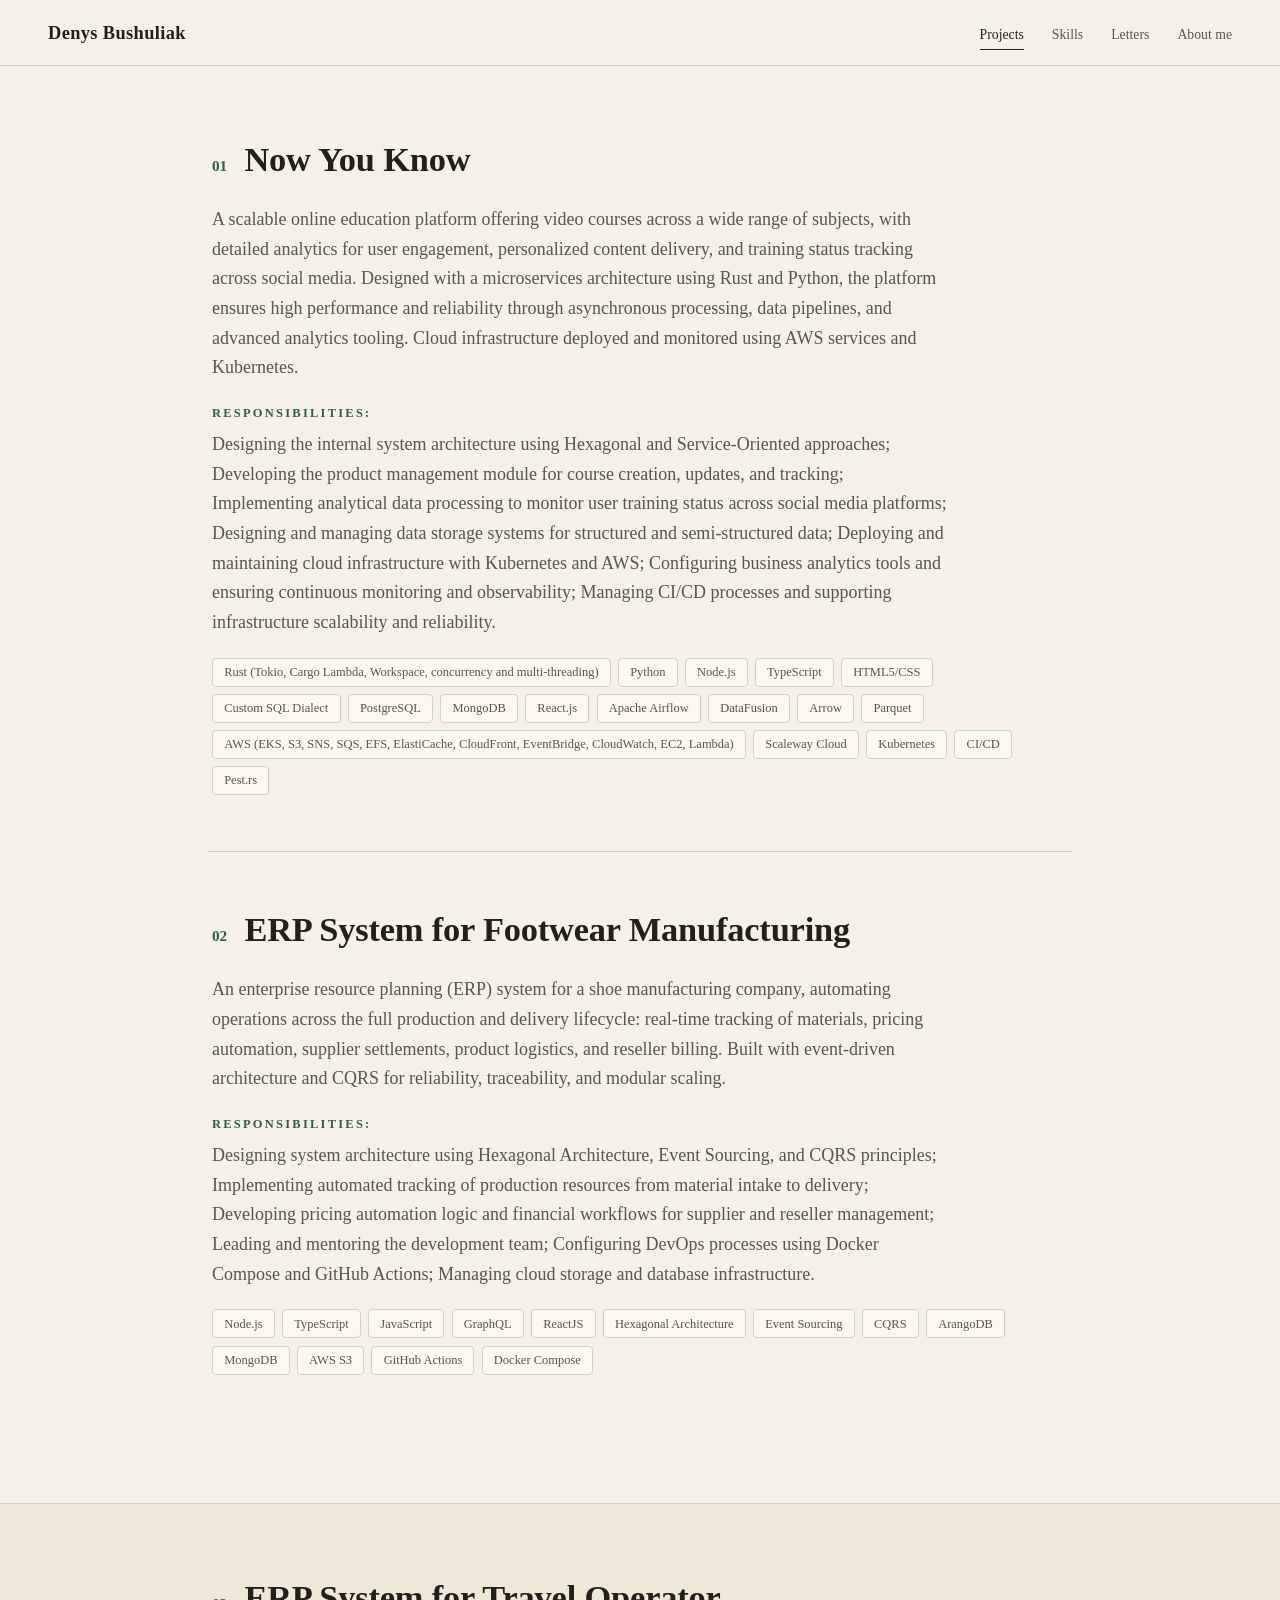
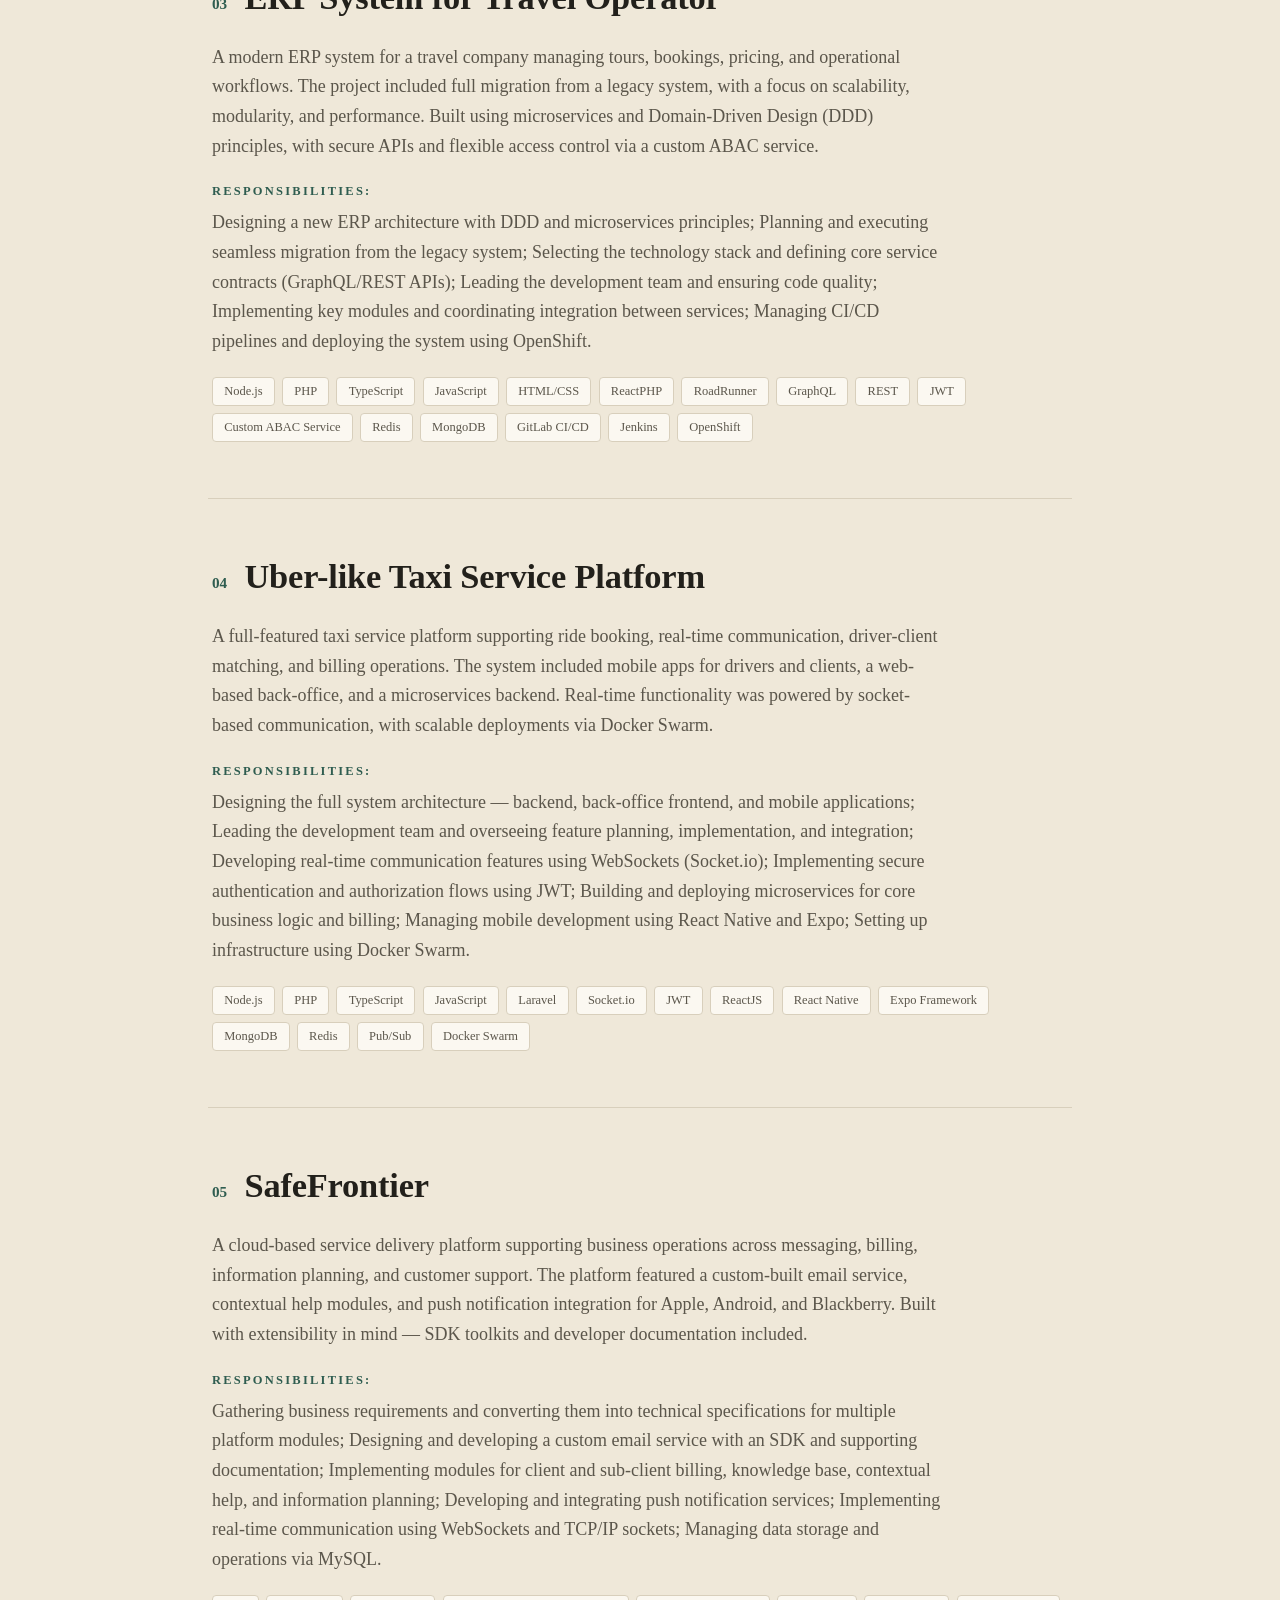
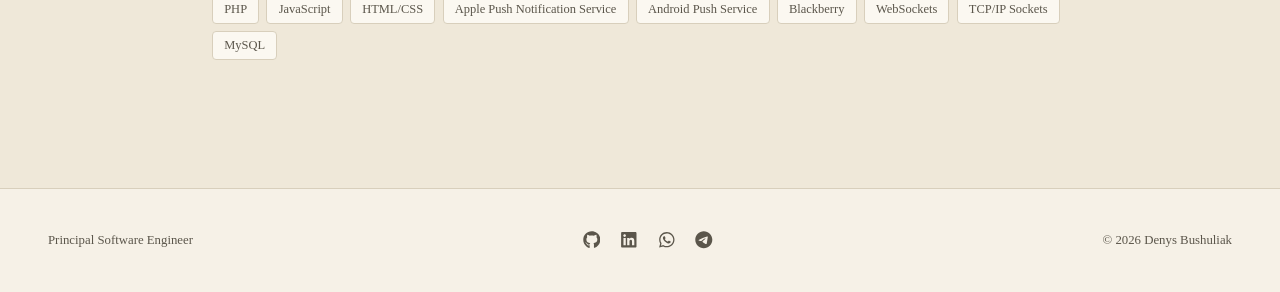
<file: projects.html>
<!doctype html>
<html lang="en">
	<head>
		<!-- Google tag (gtag.js) -->
		<script
			async
			src="https://www.googletagmanager.com/gtag/js?id=G-MKNLWKVNXL"
		></script>
		<script>
			window.dataLayer = window.dataLayer || [];
			function gtag() {
				dataLayer.push(arguments);
			}
			gtag("js", new Date());

			gtag("config", "G-MKNLWKVNXL");
		</script>
		<meta charset="UTF-8" />
		<meta name="viewport" content="width=device-width, initial-scale=1.0" />
		<meta http-equiv="X-UA-Compatible" content="ie=edge" />
		<title>Projects | Denys Bushuliak</title>
		<meta
			name="description"
			content="Selected projects: an online education platform, ERP systems, a taxi platform, and SafeFrontier."
		/>
		<link rel="stylesheet" href="assets/styles.css" />
		<link
			rel="icon"
			href="assets/favicons/icons8-favicon-ios-17-outlined-96.png"
			type="image/x-icon"
		/>
	</head>

	<body>
		<header class="site-header">
			<a class="site-title" href="index.html">Denys Bushuliak</a>
			<nav class="site-nav" aria-label="Main">
				<a href="projects.html" id="projects-link">Projects</a>
				<a href="skills.html" id="skills-link">Skills</a>
				<a href="recommendation_letters.html" id="recommendation-letters-link"
					>Letters</a
				>
				<a href="about.html" id="about-me-link">About me</a>
			</nav>
		</header>

		<main>
			<article>
				<style>
    #projects-link{
        color: var(--ink) !important;
        border-bottom: 1px solid var(--ink) !important;
    }
</style>
<div class="stripe">
<div class="wrap">
<div class="project" id="now-you-know">
<h2>Now You Know</h2>
<p>A scalable online education platform offering video courses across a wide range of subjects, with detailed analytics for user engagement, personalized content delivery, and training status tracking across social media. Designed with a microservices architecture using Rust and Python, the platform ensures high performance and reliability through asynchronous processing, data pipelines, and advanced analytics tooling. Cloud infrastructure deployed and monitored using AWS services and Kubernetes.</p>
<p><strong>Responsibilities:</strong> Designing the internal system architecture using Hexagonal and Service-Oriented approaches; Developing the product management module for course creation, updates, and tracking; Implementing analytical data processing to monitor user training status across social media platforms; Designing and managing data storage systems for structured and semi-structured data; Deploying and maintaining cloud infrastructure with Kubernetes and AWS; Configuring business analytics tools and ensuring continuous monitoring and observability; Managing CI/CD processes and supporting infrastructure scalability and reliability.</p>
<ul>
<li>Rust (Tokio, Cargo Lambda, Workspace, concurrency and multi-threading)</li>
<li>Python</li>
<li>Node.js</li>
<li>TypeScript</li>
<li>HTML5/CSS</li>
<li>Custom SQL Dialect</li>
<li>PostgreSQL</li>
<li>MongoDB</li>
<li>React.js</li>
<li>Apache Airflow</li>
<li>DataFusion</li>
<li>Arrow</li>
<li>Parquet</li>
<li>AWS (EKS, S3, SNS, SQS, EFS, ElastiCache, CloudFront, EventBridge, CloudWatch, EC2, Lambda)</li>
<li>Scaleway Cloud</li>
<li>Kubernetes</li>
<li>CI/CD</li>
<li>Pest.rs</li>
</ul>
</div>
<div class="project" id="erp-footwear">
<h2>ERP System for Footwear Manufacturing</h2>
<p>An enterprise resource planning (ERP) system for a shoe manufacturing company, automating operations across the full production and delivery lifecycle: real-time tracking of materials, pricing automation, supplier settlements, product logistics, and reseller billing. Built with event-driven architecture and CQRS for reliability, traceability, and modular scaling.</p>
<p><strong>Responsibilities:</strong> Designing system architecture using Hexagonal Architecture, Event Sourcing, and CQRS principles; Implementing automated tracking of production resources from material intake to delivery; Developing pricing automation logic and financial workflows for supplier and reseller management; Leading and mentoring the development team; Configuring DevOps processes using Docker Compose and GitHub Actions; Managing cloud storage and database infrastructure.</p>
<ul>
<li>Node.js</li>
<li>TypeScript</li>
<li>JavaScript</li>
<li>GraphQL</li>
<li>ReactJS</li>
<li>Hexagonal Architecture</li>
<li>Event Sourcing</li>
<li>CQRS</li>
<li>ArangoDB</li>
<li>MongoDB</li>
<li>AWS S3</li>
<li>GitHub Actions</li>
<li>Docker Compose</li>
</ul>
</div>
</div>
</div>
<div class="stripe stripe--alt">
<div class="wrap">
<div class="project" id="erp-travel">
<h2>ERP System for Travel Operator</h2>
<p>A modern ERP system for a travel company managing tours, bookings, pricing, and operational workflows. The project included full migration from a legacy system, with a focus on scalability, modularity, and performance. Built using microservices and Domain-Driven Design (DDD) principles, with secure APIs and flexible access control via a custom ABAC service.</p>
<p><strong>Responsibilities:</strong> Designing a new ERP architecture with DDD and microservices principles; Planning and executing seamless migration from the legacy system; Selecting the technology stack and defining core service contracts (GraphQL/REST APIs); Leading the development team and ensuring code quality; Implementing key modules and coordinating integration between services; Managing CI/CD pipelines and deploying the system using OpenShift.</p>
<ul>
<li>Node.js</li>
<li>PHP</li>
<li>TypeScript</li>
<li>JavaScript</li>
<li>HTML/CSS</li>
<li>ReactPHP</li>
<li>RoadRunner</li>
<li>GraphQL</li>
<li>REST</li>
<li>JWT</li>
<li>Custom ABAC Service</li>
<li>Redis</li>
<li>MongoDB</li>
<li>GitLab CI/CD</li>
<li>Jenkins</li>
<li>OpenShift</li>
</ul>
</div>
<div class="project" id="taxi-platform">
<h2>Uber-like Taxi Service Platform</h2>
<p>A full-featured taxi service platform supporting ride booking, real-time communication, driver-client matching, and billing operations. The system included mobile apps for drivers and clients, a web-based back-office, and a microservices backend. Real-time functionality was powered by socket-based communication, with scalable deployments via Docker Swarm.</p>
<p><strong>Responsibilities:</strong> Designing the full system architecture — backend, back-office frontend, and mobile applications; Leading the development team and overseeing feature planning, implementation, and integration; Developing real-time communication features using WebSockets (Socket.io); Implementing secure authentication and authorization flows using JWT; Building and deploying microservices for core business logic and billing; Managing mobile development using React Native and Expo; Setting up infrastructure using Docker Swarm.</p>
<ul>
<li>Node.js</li>
<li>PHP</li>
<li>TypeScript</li>
<li>JavaScript</li>
<li>Laravel</li>
<li>Socket.io</li>
<li>JWT</li>
<li>ReactJS</li>
<li>React Native</li>
<li>Expo Framework</li>
<li>MongoDB</li>
<li>Redis</li>
<li>Pub/Sub</li>
<li>Docker Swarm</li>
</ul>
</div>
<div class="project" id="safefrontier">
<h2>SafeFrontier</h2>
<p>A cloud-based service delivery platform supporting business operations across messaging, billing, information planning, and customer support. The platform featured a custom-built email service, contextual help modules, and push notification integration for Apple, Android, and Blackberry. Built with extensibility in mind — SDK toolkits and developer documentation included.</p>
<p><strong>Responsibilities:</strong> Gathering business requirements and converting them into technical specifications for multiple platform modules; Designing and developing a custom email service with an SDK and supporting documentation; Implementing modules for client and sub-client billing, knowledge base, contextual help, and information planning; Developing and integrating push notification services; Implementing real-time communication using WebSockets and TCP/IP sockets; Managing data storage and operations via MySQL.</p>
<ul>
<li>PHP</li>
<li>JavaScript</li>
<li>HTML/CSS</li>
<li>Apple Push Notification Service</li>
<li>Android Push Service</li>
<li>Blackberry</li>
<li>WebSockets</li>
<li>TCP/IP Sockets</li>
<li>MySQL</li>
</ul>
</div>
</div>
</div>

			</article>
		</main>

		<footer class="site-footer">
			<p class="site-tagline">Principal Software Engineer</p>
			<nav class="social-nav" aria-label="Social">
				<a href="https://github.com/denys-bushuliak" aria-label="GitHub">
					<svg
						xmlns="http://www.w3.org/2000/svg"
						viewBox="0 0 496 512"
						class="icon"
						aria-hidden="true"
					>
						<!--!Font Awesome Free 6.7.2 by @fontawesome - https://fontawesome.com License - https://fontawesome.com/license/free Copyright 2025 Fonticons, Inc.-->
						<path
							d="M165.9 397.4c0 2-2.3 3.6-5.2 3.6-3.3 .3-5.6-1.3-5.6-3.6 0-2 2.3-3.6 5.2-3.6 3-.3 5.6 1.3 5.6 3.6zm-31.1-4.5c-.7 2 1.3 4.3 4.3 4.9 2.6 1 5.6 0 6.2-2s-1.3-4.3-4.3-5.2c-2.6-.7-5.5 .3-6.2 2.3zm44.2-1.7c-2.9 .7-4.9 2.6-4.6 4.9 .3 2 2.9 3.3 5.9 2.6 2.9-.7 4.9-2.6 4.6-4.6-.3-1.9-3-3.2-5.9-2.9zM244.8 8C106.1 8 0 113.3 0 252c0 110.9 69.8 205.8 169.5 239.2 12.8 2.3 17.3-5.6 17.3-12.1 0-6.2-.3-40.4-.3-61.4 0 0-70 15-84.7-29.8 0 0-11.4-29.1-27.8-36.6 0 0-22.9-15.7 1.6-15.4 0 0 24.9 2 38.6 25.8 21.9 38.6 58.6 27.5 72.9 20.9 2.3-16 8.8-27.1 16-33.7-55.9-6.2-112.3-14.3-112.3-110.5 0-27.5 7.6-41.3 23.6-58.9-2.6-6.5-11.1-33.3 2.6-67.9 20.9-6.5 69 27 69 27 20-5.6 41.5-8.5 62.8-8.5s42.8 2.9 62.8 8.5c0 0 48.1-33.6 69-27 13.7 34.7 5.2 61.4 2.6 67.9 16 17.7 25.8 31.5 25.8 58.9 0 96.5-58.9 104.2-114.8 110.5 9.2 7.9 17 22.9 17 46.4 0 33.7-.3 75.4-.3 83.6 0 6.5 4.6 14.4 17.3 12.1C428.2 457.8 496 362.9 496 252 496 113.3 383.5 8 244.8 8zM97.2 352.9c-1.3 1-1 3.3 .7 5.2 1.6 1.6 3.9 2.3 5.2 1 1.3-1 1-3.3-.7-5.2-1.6-1.6-3.9-2.3-5.2-1zm-10.8-8.1c-.7 1.3 .3 2.9 2.3 3.9 1.6 1 3.6 .7 4.3-.7 .7-1.3-.3-2.9-2.3-3.9-2-.6-3.6-.3-4.3 .7zm32.4 35.6c-1.6 1.3-1 4.3 1.3 6.2 2.3 2.3 5.2 2.6 6.5 1 1.3-1.3 .7-4.3-1.3-6.2-2.2-2.3-5.2-2.6-6.5-1zm-11.4-14.7c-1.6 1-1.6 3.6 0 5.9 1.6 2.3 4.3 3.3 5.6 2.3 1.6-1.3 1.6-3.9 0-6.2-1.4-2.3-4-3.3-5.6-2z"
						/></svg
				></a>
				<a href="https://www.linkedin.com/in/denys-bushulyak/" aria-label="LinkedIn"
					><svg
						xmlns="http://www.w3.org/2000/svg"
						viewBox="0 0 448 512"
						class="icon"
						aria-hidden="true"
					>
						<!--!Font Awesome Free 6.7.2 by @fontawesome - https://fontawesome.com License - https://fontawesome.com/license/free Copyright 2025 Fonticons, Inc.-->
						<path
							d="M416 32H31.9C14.3 32 0 46.5 0 64.3v383.4C0 465.5 14.3 480 31.9 480H416c17.6 0 32-14.5 32-32.3V64.3c0-17.8-14.4-32.3-32-32.3zM135.4 416H69V202.2h66.5V416zm-33.2-243c-21.3 0-38.5-17.3-38.5-38.5S80.9 96 102.2 96c21.2 0 38.5 17.3 38.5 38.5 0 21.3-17.2 38.5-38.5 38.5zm282.1 243h-66.4V312c0-24.8-.5-56.7-34.5-56.7-34.6 0-39.9 27-39.9 54.9V416h-66.4V202.2h63.7v29.2h.9c8.9-16.8 30.6-34.5 62.9-34.5 67.2 0 79.7 44.3 79.7 101.9V416z"
						/></svg
				></a>
				<a href="https://wa.me/436602273906" aria-label="WhatsApp"
					><svg
						xmlns="http://www.w3.org/2000/svg"
						viewBox="0 0 448 512"
						class="icon"
						aria-hidden="true"
					>
						<!--!Font Awesome Free 6.7.2 by @fontawesome - https://fontawesome.com License - https://fontawesome.com/license/free Copyright 2025 Fonticons, Inc.-->
						<path
							d="M380.9 97.1C339 55.1 283.2 32 223.9 32c-122.4 0-222 99.6-222 222 0 39.1 10.2 77.3 29.6 111L0 480l117.7-30.9c32.4 17.7 68.9 27 106.1 27h.1c122.3 0 224.1-99.6 224.1-222 0-59.3-25.2-115-67.1-157zm-157 341.6c-33.2 0-65.7-8.9-94-25.7l-6.7-4-69.8 18.3L72 359.2l-4.4-7c-18.5-29.4-28.2-63.3-28.2-98.2 0-101.7 82.8-184.5 184.6-184.5 49.3 0 95.6 19.2 130.4 54.1 34.8 34.9 56.2 81.2 56.1 130.5 0 101.8-84.9 184.6-186.6 184.6zm101.2-138.2c-5.5-2.8-32.8-16.2-37.9-18-5.1-1.9-8.8-2.8-12.5 2.8-3.7 5.6-14.3 18-17.6 21.8-3.2 3.7-6.5 4.2-12 1.4-32.6-16.3-54-29.1-75.5-66-5.7-9.8 5.7-9.1 16.3-30.3 1.8-3.7 .9-6.9-.5-9.7-1.4-2.8-12.5-30.1-17.1-41.2-4.5-10.8-9.1-9.3-12.5-9.5-3.2-.2-6.9-.2-10.6-.2-3.7 0-9.7 1.4-14.8 6.9-5.1 5.6-19.4 19-19.4 46.3 0 27.3 19.9 53.7 22.6 57.4 2.8 3.7 39.1 59.7 94.8 83.8 35.2 15.2 49 16.5 66.6 13.9 10.7-1.6 32.8-13.4 37.4-26.4 4.6-13 4.6-24.1 3.2-26.4-1.3-2.5-5-3.9-10.5-6.6z"
						/></svg
				></a>
				<a href="https://telegram.me/+436602273906" aria-label="Telegram"
					><svg
						xmlns="http://www.w3.org/2000/svg"
						viewBox="0 0 496 512"
						class="icon"
						aria-hidden="true"
					>
						<!--!Font Awesome Free 6.7.2 by @fontawesome - https://fontawesome.com License - https://fontawesome.com/license/free Copyright 2025 Fonticons, Inc.-->
						<path
							d="M248 8C111 8 0 119 0 256S111 504 248 504 496 393 496 256 385 8 248 8zM363 176.7c-3.7 39.2-19.9 134.4-28.1 178.3-3.5 18.6-10.3 24.8-16.9 25.4-14.4 1.3-25.3-9.5-39.3-18.7-21.8-14.3-34.2-23.2-55.3-37.2-24.5-16.1-8.6-25 5.3-39.5 3.7-3.8 67.1-61.5 68.3-66.7 .2-.7 .3-3.1-1.2-4.4s-3.6-.8-5.1-.5q-3.3 .7-104.6 69.1-14.8 10.2-26.9 9.9c-8.9-.2-25.9-5-38.6-9.1-15.5-5-27.9-7.7-26.8-16.3q.8-6.7 18.5-13.7 108.4-47.2 144.6-62.3c68.9-28.6 83.2-33.6 92.5-33.8 2.1 0 6.6 .5 9.6 2.9a10.5 10.5 0 0 1 3.5 6.7A43.8 43.8 0 0 1 363 176.7z"
						/></svg
				></a>
			</nav>
			<p>&copy; 2026 Denys Bushuliak</p>
		</footer>
	</body>
</html>
</file>
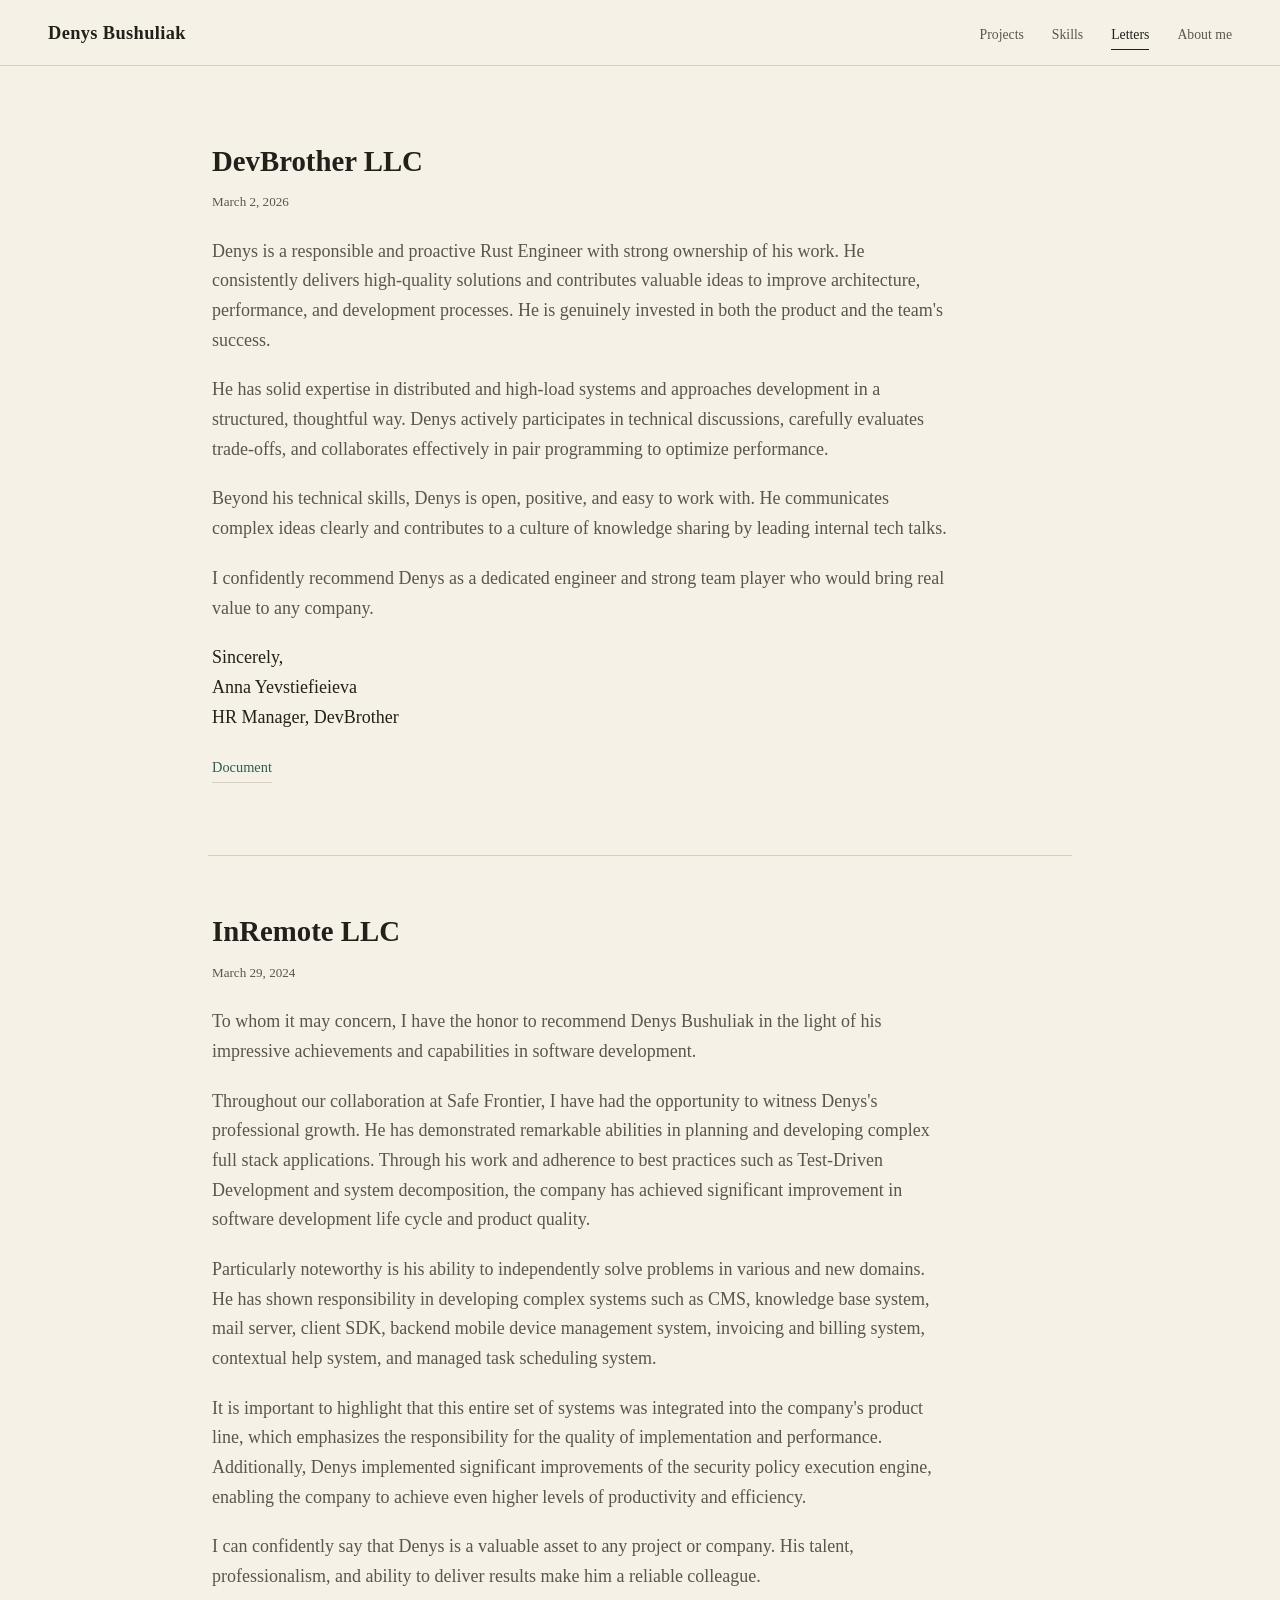
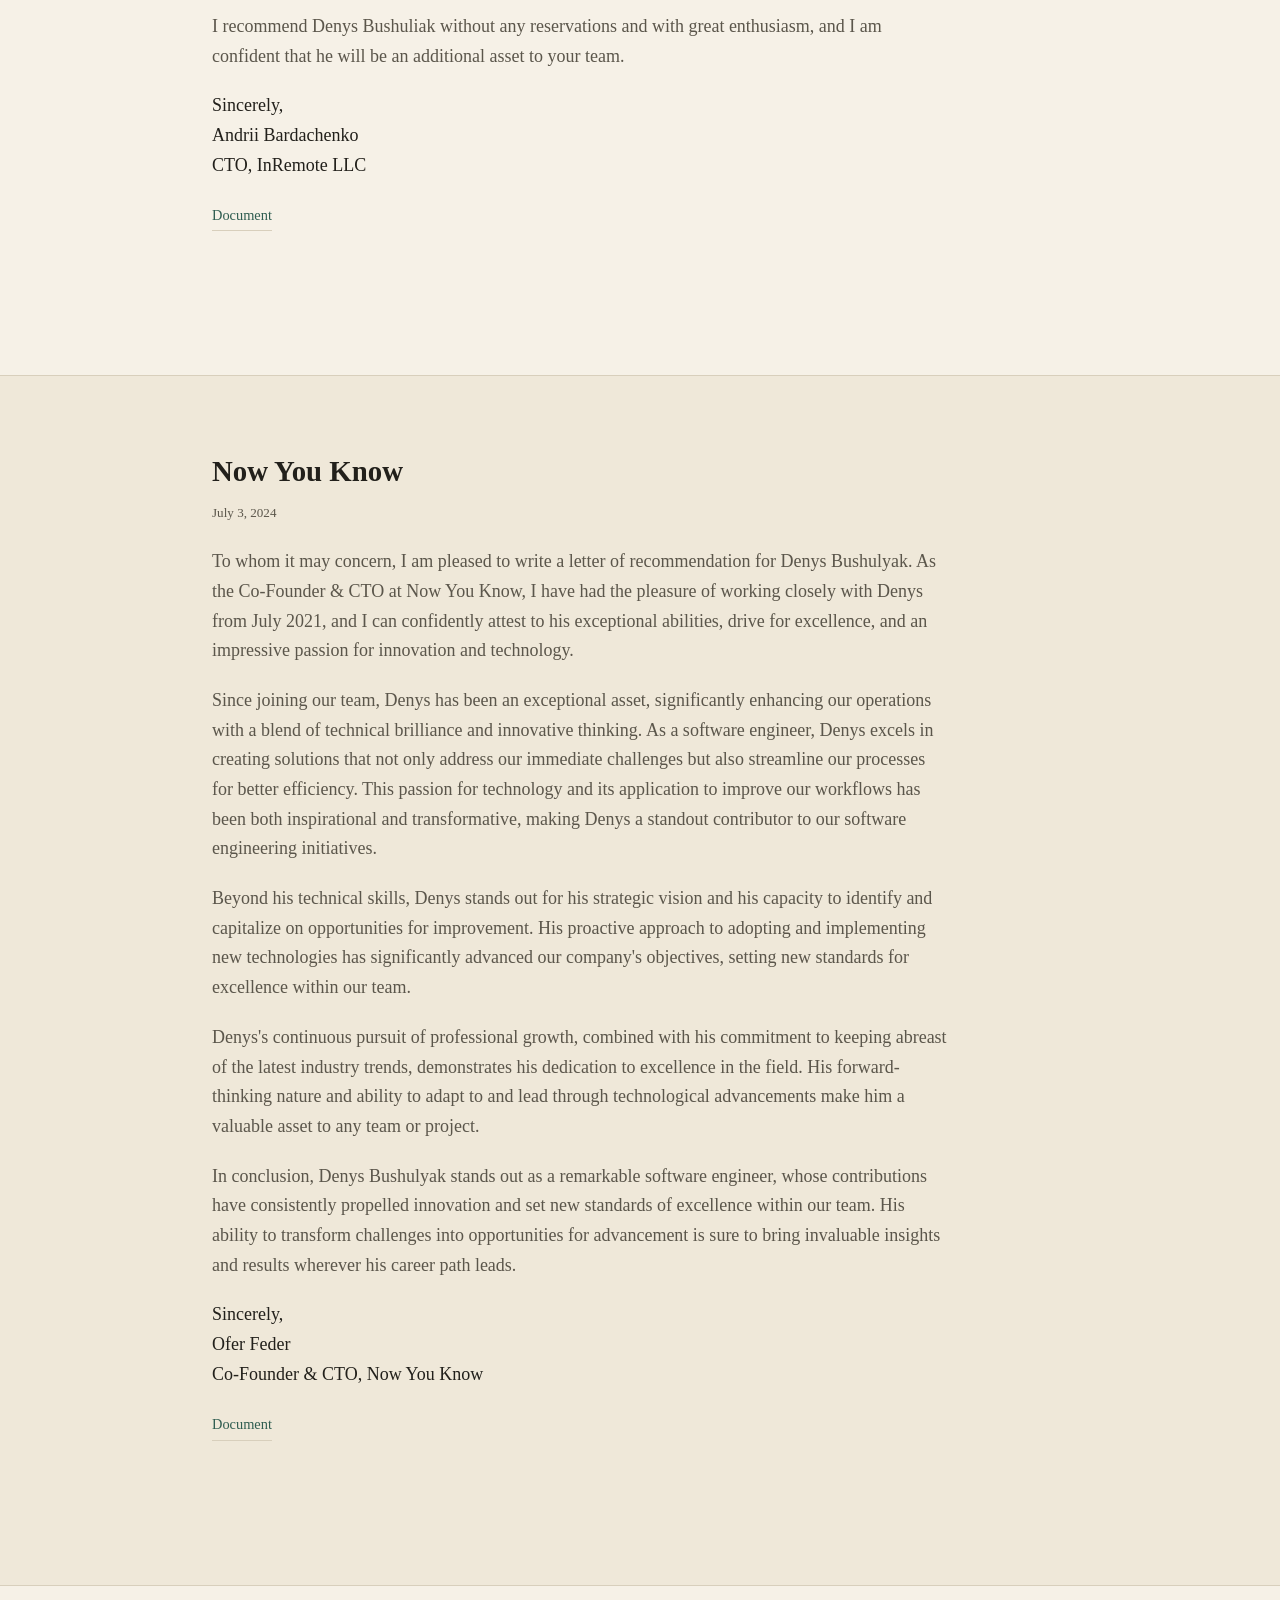
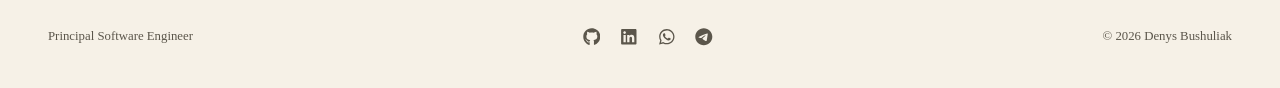
<file: recommendation_letters.html>
<!doctype html>
<html lang="en">
	<head>
		<!-- Google tag (gtag.js) -->
		<script
			async
			src="https://www.googletagmanager.com/gtag/js?id=G-MKNLWKVNXL"
		></script>
		<script>
			window.dataLayer = window.dataLayer || [];
			function gtag() {
				dataLayer.push(arguments);
			}
			gtag("js", new Date());

			gtag("config", "G-MKNLWKVNXL");
		</script>
		<meta charset="UTF-8" />
		<meta name="viewport" content="width=device-width, initial-scale=1.0" />
		<meta http-equiv="X-UA-Compatible" content="ie=edge" />
		<title>Recommendation Letters | Denys Bushuliak</title>
		<meta
			name="description"
			content="Letters of recommendation from past employers, with downloadable PDFs."
		/>
		<link rel="stylesheet" href="assets/styles.css" />
		<link
			rel="icon"
			href="assets/favicons/icons8-favicon-ios-17-outlined-96.png"
			type="image/x-icon"
		/>
	</head>

	<body>
		<header class="site-header">
			<a class="site-title" href="index.html">Denys Bushuliak</a>
			<nav class="site-nav" aria-label="Main">
				<a href="projects.html" id="projects-link">Projects</a>
				<a href="skills.html" id="skills-link">Skills</a>
				<a href="recommendation_letters.html" id="recommendation-letters-link"
					>Letters</a
				>
				<a href="about.html" id="about-me-link">About me</a>
			</nav>
		</header>

		<main>
			<article>
				<style>
    #recommendation-letters-link{
        color: var(--ink) !important;
        border-bottom: 1px solid var(--ink) !important;
    }
</style>
<div class="stripe">
<div class="wrap">
<div class="letter" id="devbrother">
<h3>DevBrother LLC</h3>
<p class="date">March 2, 2026</p>
<p>Denys is a responsible and proactive Rust Engineer with strong ownership of his work. He consistently delivers high-quality solutions and contributes valuable ideas to improve architecture, performance, and development processes. He is genuinely invested in both the product and the team's success.</p>
<p>He has solid expertise in distributed and high-load systems and approaches development in a structured, thoughtful way. Denys actively participates in technical discussions, carefully evaluates trade-offs, and collaborates effectively in pair programming to optimize performance.</p>
<p>Beyond his technical skills, Denys is open, positive, and easy to work with. He communicates complex ideas clearly and contributes to a culture of knowledge sharing by leading internal tech talks.</p>
<p>I confidently recommend Denys as a dedicated engineer and strong team player who would bring real value to any company.</p>
<p class="signature">Sincerely,<br>Anna Yevstiefieieva<br>HR Manager, DevBrother</p>
<p><a class="doc" href="./assets/letters/DB_Recommendation_Letter.pdf">Document</a></p>
</div>
<div class="letter" id="devbrother">
<h3>InRemote LLC</h3>
<p class="date">March 29, 2024</p>
<p>To whom it may concern, I have the honor to recommend Denys Bushuliak in the light of his impressive achievements and capabilities in software development.</p>
<p>Throughout our collaboration at Safe Frontier, I have had the opportunity to witness Denys's professional growth. He has demonstrated remarkable abilities in planning and developing complex full stack applications. Through his work and adherence to best practices such as Test-Driven Development and system decomposition, the company has achieved significant improvement in software development life cycle and product quality.</p>
<p>Particularly noteworthy is his ability to independently solve problems in various and new domains. He has shown responsibility in developing complex systems such as CMS, knowledge base system, mail server, client SDK, backend mobile device management system, invoicing and billing system, contextual help system, and managed task scheduling system.</p>
<p>It is important to highlight that this entire set of systems was integrated into the company's product line, which emphasizes the responsibility for the quality of implementation and performance. Additionally, Denys implemented significant improvements of the security policy execution engine, enabling the company to achieve even higher levels of productivity and efficiency.</p>
<p>I can confidently say that Denys is a valuable asset to any project or company. His talent, professionalism, and ability to deliver results make him a reliable colleague.</p>
<p>I recommend Denys Bushuliak without any reservations and with great enthusiasm, and I am confident that he will be an additional asset to your team.</p>
<p class="signature">Sincerely,<br>Andrii Bardachenko<br>CTO, InRemote LLC</p>
<p><a class="doc" href="./assets/letters/InRemote_Recommendation_letter.pdf">Document</a></p>
</div>
</div>
</div>
<div class="stripe stripe--alt">
<div class="wrap">
<div class="letter" id="inremote">
<h3>Now You Know</h3>
<p class="date">July 3, 2024</p>
<p>To whom it may concern, I am pleased to write a letter of recommendation for Denys Bushulyak. As the Co-Founder &amp; CTO at Now You Know, I have had the pleasure of working closely with Denys from July 2021, and I can confidently attest to his exceptional abilities, drive for excellence, and an impressive passion for innovation and technology.</p>
<p>Since joining our team, Denys has been an exceptional asset, significantly enhancing our operations with a blend of technical brilliance and innovative thinking. As a software engineer, Denys excels in creating solutions that not only address our immediate challenges but also streamline our processes for better efficiency. This passion for technology and its application to improve our workflows has been both inspirational and transformative, making Denys a standout contributor to our software engineering initiatives.</p>
<p>Beyond his technical skills, Denys stands out for his strategic vision and his capacity to identify and capitalize on opportunities for improvement. His proactive approach to adopting and implementing new technologies has significantly advanced our company's objectives, setting new standards for excellence within our team.</p>
<p>Denys's continuous pursuit of professional growth, combined with his commitment to keeping abreast of the latest industry trends, demonstrates his dedication to excellence in the field. His forward-thinking nature and ability to adapt to and lead through technological advancements make him a valuable asset to any team or project.</p>
<p>In conclusion, Denys Bushulyak stands out as a remarkable software engineer, whose contributions have consistently propelled innovation and set new standards of excellence within our team. His ability to transform challenges into opportunities for advancement is sure to bring invaluable insights and results wherever his career path leads.</p>
<p class="signature">Sincerely,<br>Ofer Feder<br>Co-Founder & CTO, Now You Know</p>
<p><a class="doc" href="./assets/letters/Now_You_Know_Recommendation_Letter.pdf">Document</a></p>
</div>
</div>
</div>

			</article>
		</main>

		<footer class="site-footer">
			<p class="site-tagline">Principal Software Engineer</p>
			<nav class="social-nav" aria-label="Social">
				<a href="https://github.com/denys-bushuliak" aria-label="GitHub">
					<svg
						xmlns="http://www.w3.org/2000/svg"
						viewBox="0 0 496 512"
						class="icon"
						aria-hidden="true"
					>
						<!--!Font Awesome Free 6.7.2 by @fontawesome - https://fontawesome.com License - https://fontawesome.com/license/free Copyright 2025 Fonticons, Inc.-->
						<path
							d="M165.9 397.4c0 2-2.3 3.6-5.2 3.6-3.3 .3-5.6-1.3-5.6-3.6 0-2 2.3-3.6 5.2-3.6 3-.3 5.6 1.3 5.6 3.6zm-31.1-4.5c-.7 2 1.3 4.3 4.3 4.9 2.6 1 5.6 0 6.2-2s-1.3-4.3-4.3-5.2c-2.6-.7-5.5 .3-6.2 2.3zm44.2-1.7c-2.9 .7-4.9 2.6-4.6 4.9 .3 2 2.9 3.3 5.9 2.6 2.9-.7 4.9-2.6 4.6-4.6-.3-1.9-3-3.2-5.9-2.9zM244.8 8C106.1 8 0 113.3 0 252c0 110.9 69.8 205.8 169.5 239.2 12.8 2.3 17.3-5.6 17.3-12.1 0-6.2-.3-40.4-.3-61.4 0 0-70 15-84.7-29.8 0 0-11.4-29.1-27.8-36.6 0 0-22.9-15.7 1.6-15.4 0 0 24.9 2 38.6 25.8 21.9 38.6 58.6 27.5 72.9 20.9 2.3-16 8.8-27.1 16-33.7-55.9-6.2-112.3-14.3-112.3-110.5 0-27.5 7.6-41.3 23.6-58.9-2.6-6.5-11.1-33.3 2.6-67.9 20.9-6.5 69 27 69 27 20-5.6 41.5-8.5 62.8-8.5s42.8 2.9 62.8 8.5c0 0 48.1-33.6 69-27 13.7 34.7 5.2 61.4 2.6 67.9 16 17.7 25.8 31.5 25.8 58.9 0 96.5-58.9 104.2-114.8 110.5 9.2 7.9 17 22.9 17 46.4 0 33.7-.3 75.4-.3 83.6 0 6.5 4.6 14.4 17.3 12.1C428.2 457.8 496 362.9 496 252 496 113.3 383.5 8 244.8 8zM97.2 352.9c-1.3 1-1 3.3 .7 5.2 1.6 1.6 3.9 2.3 5.2 1 1.3-1 1-3.3-.7-5.2-1.6-1.6-3.9-2.3-5.2-1zm-10.8-8.1c-.7 1.3 .3 2.9 2.3 3.9 1.6 1 3.6 .7 4.3-.7 .7-1.3-.3-2.9-2.3-3.9-2-.6-3.6-.3-4.3 .7zm32.4 35.6c-1.6 1.3-1 4.3 1.3 6.2 2.3 2.3 5.2 2.6 6.5 1 1.3-1.3 .7-4.3-1.3-6.2-2.2-2.3-5.2-2.6-6.5-1zm-11.4-14.7c-1.6 1-1.6 3.6 0 5.9 1.6 2.3 4.3 3.3 5.6 2.3 1.6-1.3 1.6-3.9 0-6.2-1.4-2.3-4-3.3-5.6-2z"
						/></svg
				></a>
				<a href="https://www.linkedin.com/in/denys-bushulyak/" aria-label="LinkedIn"
					><svg
						xmlns="http://www.w3.org/2000/svg"
						viewBox="0 0 448 512"
						class="icon"
						aria-hidden="true"
					>
						<!--!Font Awesome Free 6.7.2 by @fontawesome - https://fontawesome.com License - https://fontawesome.com/license/free Copyright 2025 Fonticons, Inc.-->
						<path
							d="M416 32H31.9C14.3 32 0 46.5 0 64.3v383.4C0 465.5 14.3 480 31.9 480H416c17.6 0 32-14.5 32-32.3V64.3c0-17.8-14.4-32.3-32-32.3zM135.4 416H69V202.2h66.5V416zm-33.2-243c-21.3 0-38.5-17.3-38.5-38.5S80.9 96 102.2 96c21.2 0 38.5 17.3 38.5 38.5 0 21.3-17.2 38.5-38.5 38.5zm282.1 243h-66.4V312c0-24.8-.5-56.7-34.5-56.7-34.6 0-39.9 27-39.9 54.9V416h-66.4V202.2h63.7v29.2h.9c8.9-16.8 30.6-34.5 62.9-34.5 67.2 0 79.7 44.3 79.7 101.9V416z"
						/></svg
				></a>
				<a href="https://wa.me/436602273906" aria-label="WhatsApp"
					><svg
						xmlns="http://www.w3.org/2000/svg"
						viewBox="0 0 448 512"
						class="icon"
						aria-hidden="true"
					>
						<!--!Font Awesome Free 6.7.2 by @fontawesome - https://fontawesome.com License - https://fontawesome.com/license/free Copyright 2025 Fonticons, Inc.-->
						<path
							d="M380.9 97.1C339 55.1 283.2 32 223.9 32c-122.4 0-222 99.6-222 222 0 39.1 10.2 77.3 29.6 111L0 480l117.7-30.9c32.4 17.7 68.9 27 106.1 27h.1c122.3 0 224.1-99.6 224.1-222 0-59.3-25.2-115-67.1-157zm-157 341.6c-33.2 0-65.7-8.9-94-25.7l-6.7-4-69.8 18.3L72 359.2l-4.4-7c-18.5-29.4-28.2-63.3-28.2-98.2 0-101.7 82.8-184.5 184.6-184.5 49.3 0 95.6 19.2 130.4 54.1 34.8 34.9 56.2 81.2 56.1 130.5 0 101.8-84.9 184.6-186.6 184.6zm101.2-138.2c-5.5-2.8-32.8-16.2-37.9-18-5.1-1.9-8.8-2.8-12.5 2.8-3.7 5.6-14.3 18-17.6 21.8-3.2 3.7-6.5 4.2-12 1.4-32.6-16.3-54-29.1-75.5-66-5.7-9.8 5.7-9.1 16.3-30.3 1.8-3.7 .9-6.9-.5-9.7-1.4-2.8-12.5-30.1-17.1-41.2-4.5-10.8-9.1-9.3-12.5-9.5-3.2-.2-6.9-.2-10.6-.2-3.7 0-9.7 1.4-14.8 6.9-5.1 5.6-19.4 19-19.4 46.3 0 27.3 19.9 53.7 22.6 57.4 2.8 3.7 39.1 59.7 94.8 83.8 35.2 15.2 49 16.5 66.6 13.9 10.7-1.6 32.8-13.4 37.4-26.4 4.6-13 4.6-24.1 3.2-26.4-1.3-2.5-5-3.9-10.5-6.6z"
						/></svg
				></a>
				<a href="https://telegram.me/+436602273906" aria-label="Telegram"
					><svg
						xmlns="http://www.w3.org/2000/svg"
						viewBox="0 0 496 512"
						class="icon"
						aria-hidden="true"
					>
						<!--!Font Awesome Free 6.7.2 by @fontawesome - https://fontawesome.com License - https://fontawesome.com/license/free Copyright 2025 Fonticons, Inc.-->
						<path
							d="M248 8C111 8 0 119 0 256S111 504 248 504 496 393 496 256 385 8 248 8zM363 176.7c-3.7 39.2-19.9 134.4-28.1 178.3-3.5 18.6-10.3 24.8-16.9 25.4-14.4 1.3-25.3-9.5-39.3-18.7-21.8-14.3-34.2-23.2-55.3-37.2-24.5-16.1-8.6-25 5.3-39.5 3.7-3.8 67.1-61.5 68.3-66.7 .2-.7 .3-3.1-1.2-4.4s-3.6-.8-5.1-.5q-3.3 .7-104.6 69.1-14.8 10.2-26.9 9.9c-8.9-.2-25.9-5-38.6-9.1-15.5-5-27.9-7.7-26.8-16.3q.8-6.7 18.5-13.7 108.4-47.2 144.6-62.3c68.9-28.6 83.2-33.6 92.5-33.8 2.1 0 6.6 .5 9.6 2.9a10.5 10.5 0 0 1 3.5 6.7A43.8 43.8 0 0 1 363 176.7z"
						/></svg
				></a>
			</nav>
			<p>&copy; 2026 Denys Bushuliak</p>
		</footer>
	</body>
</html>
</file>
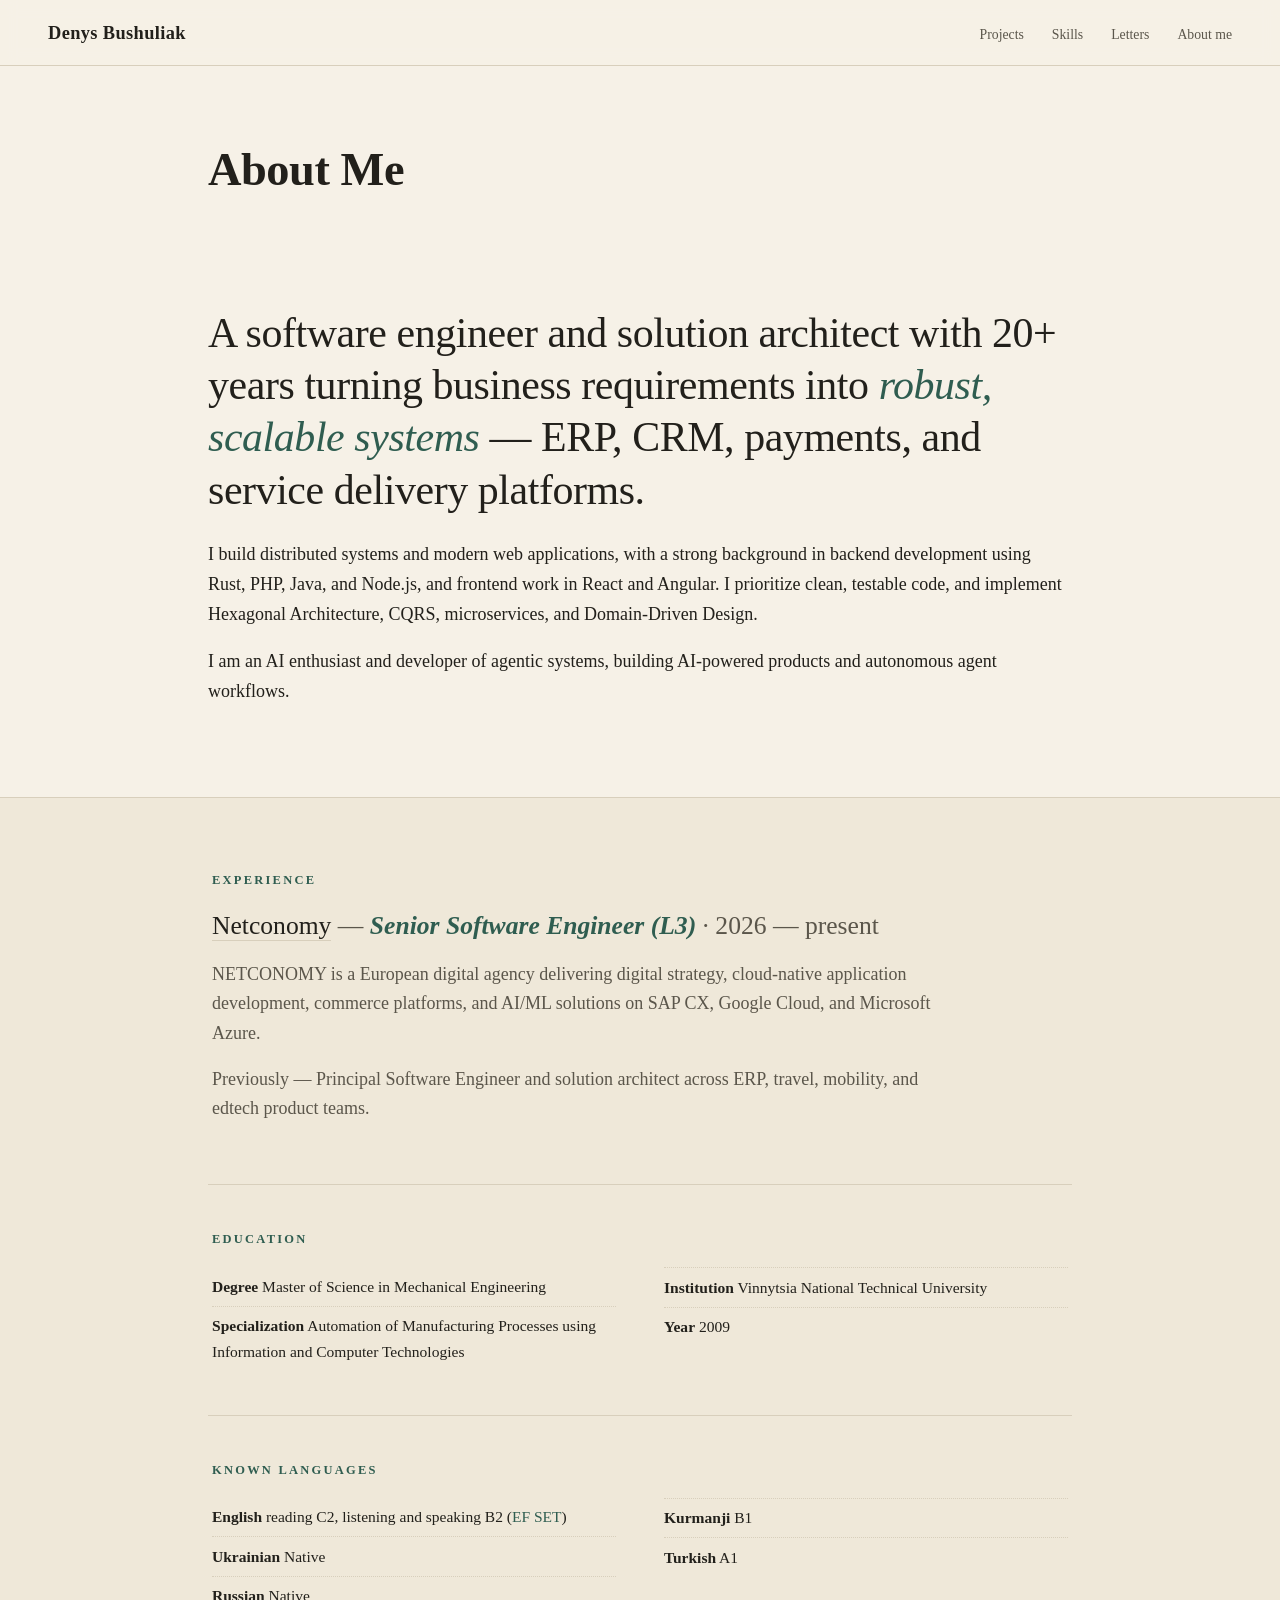
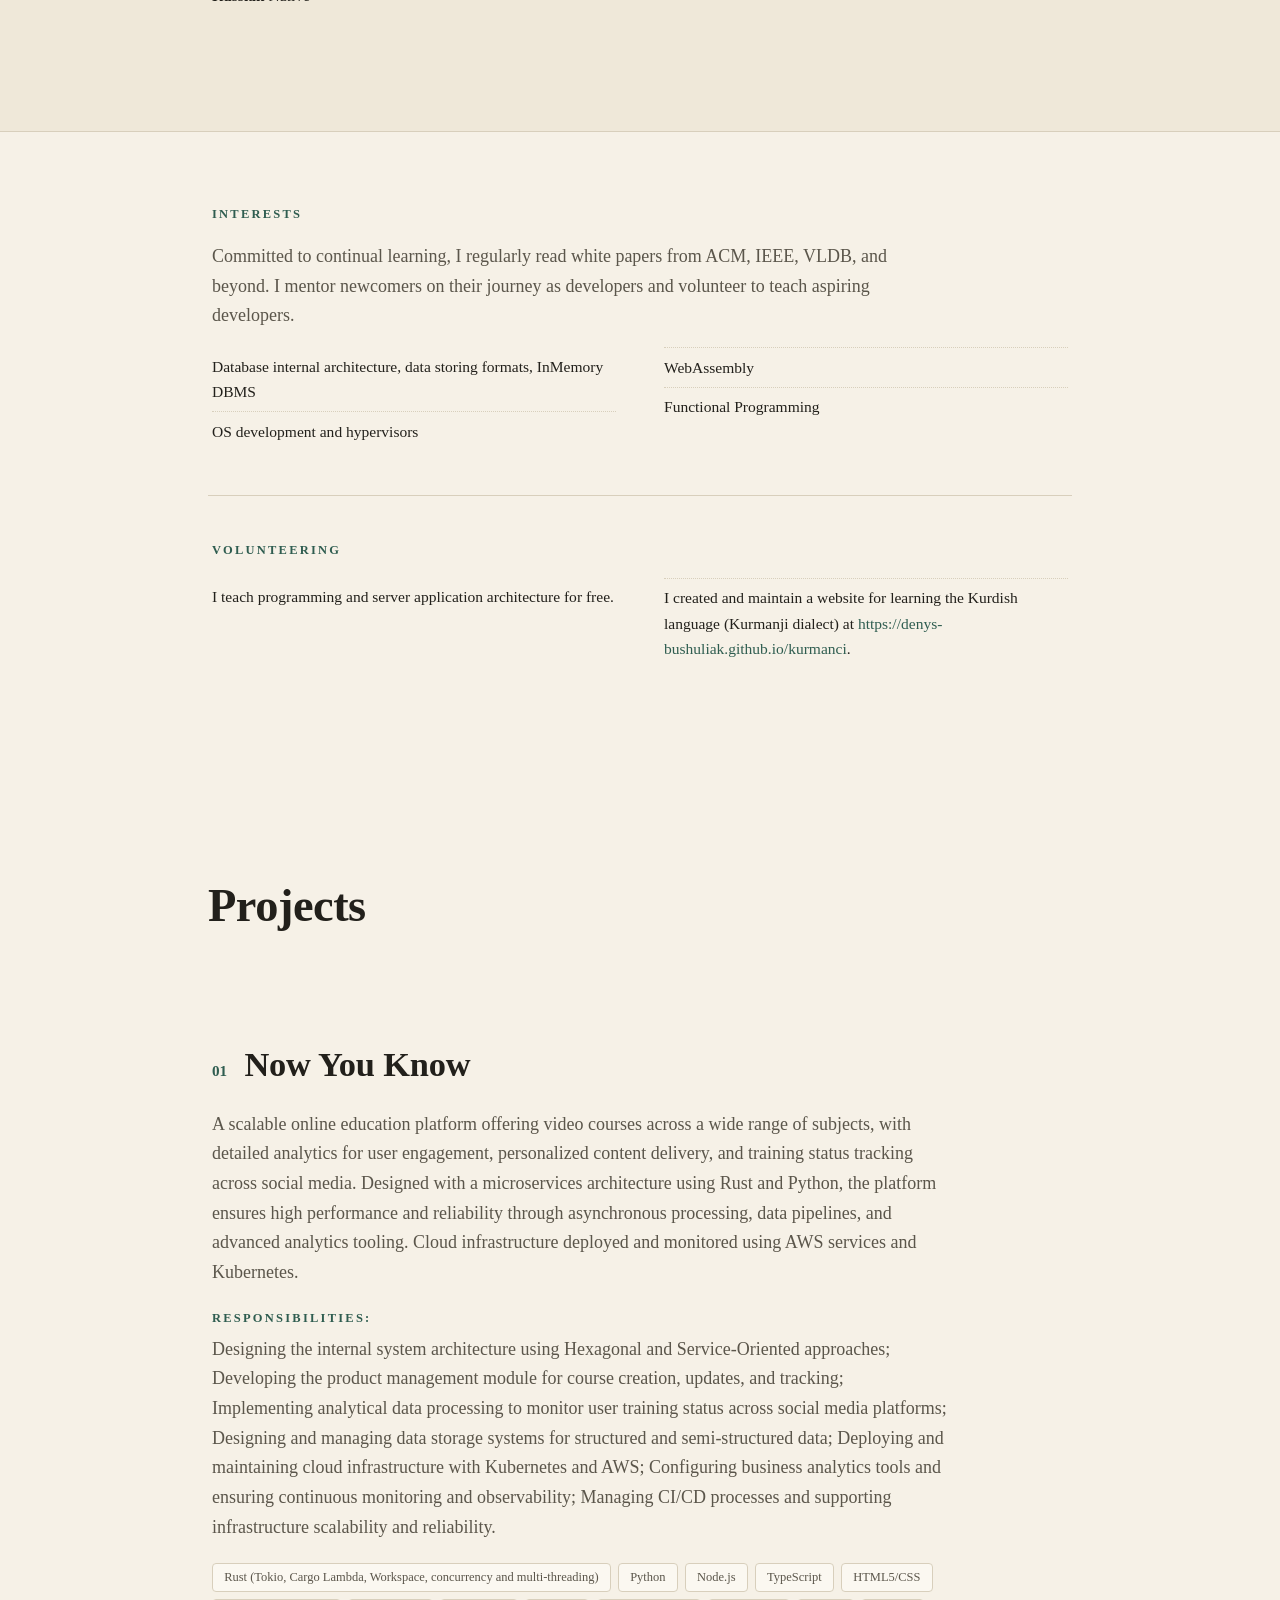
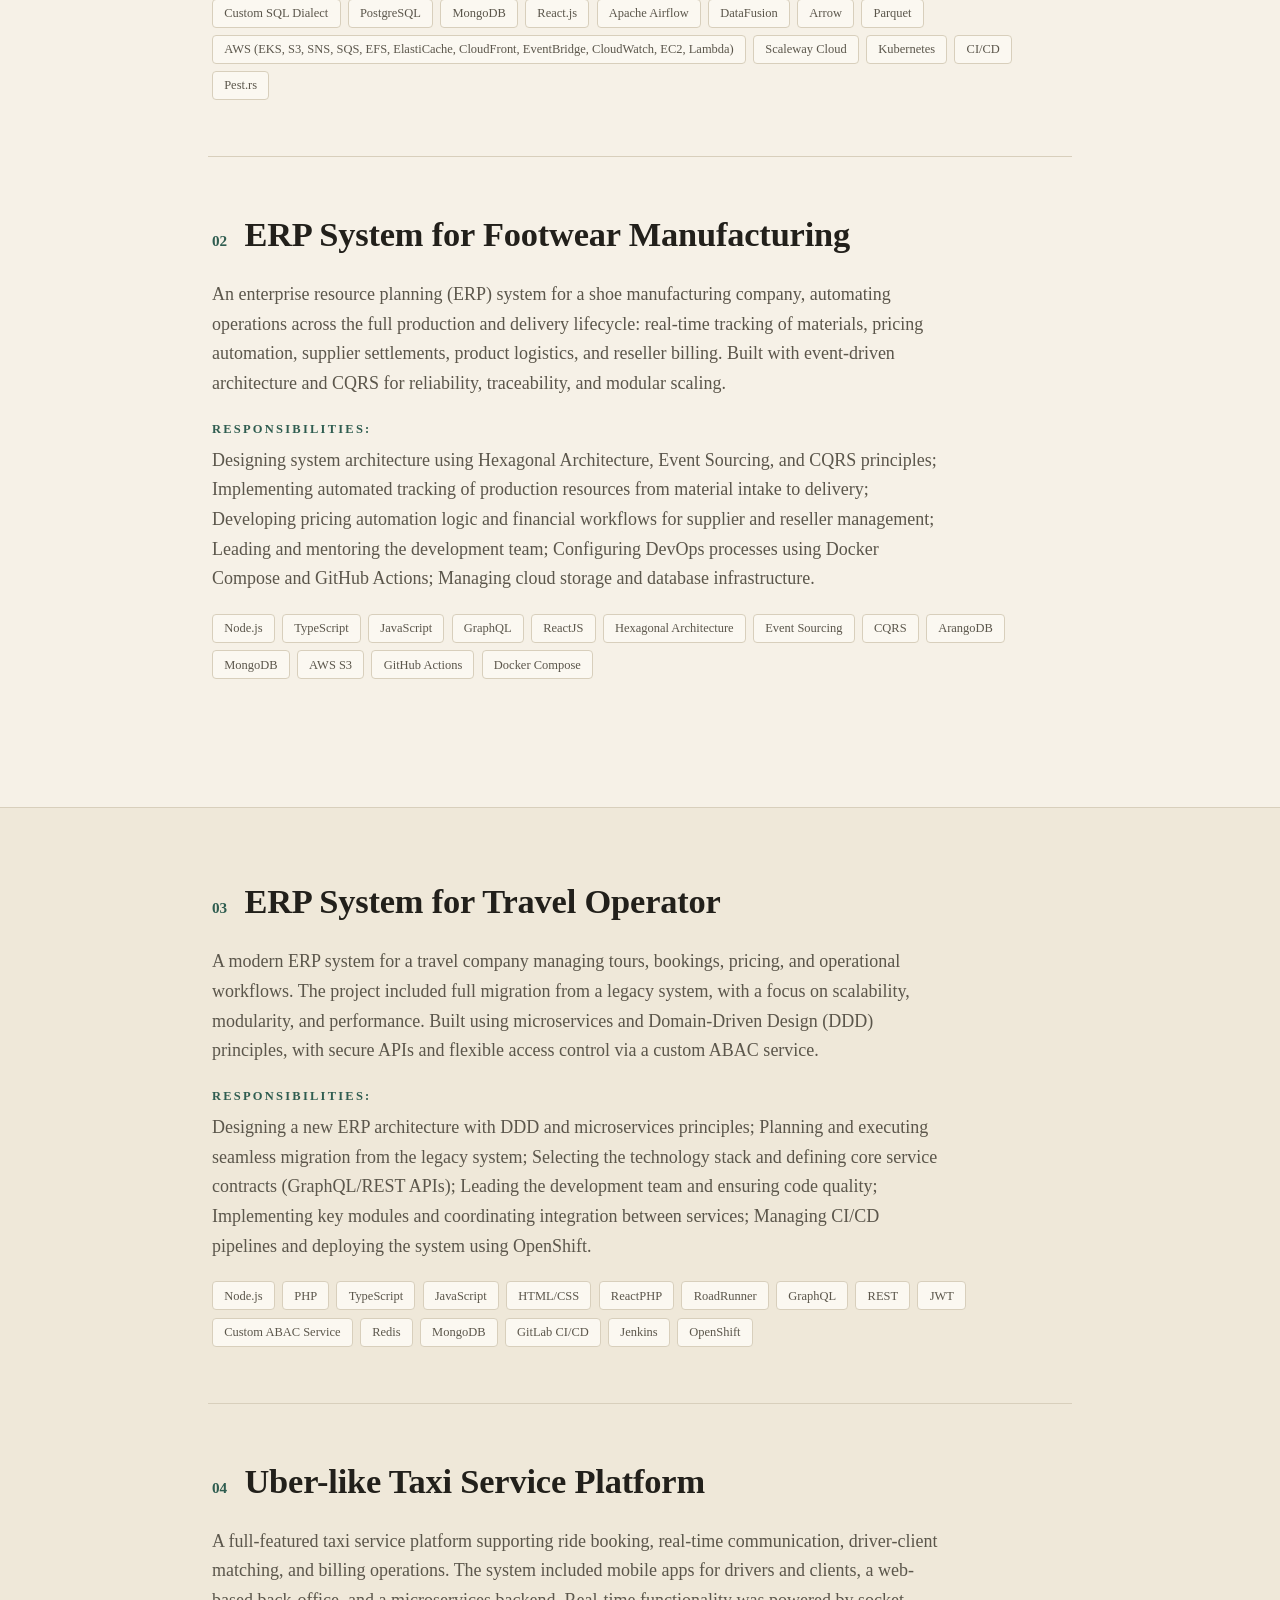
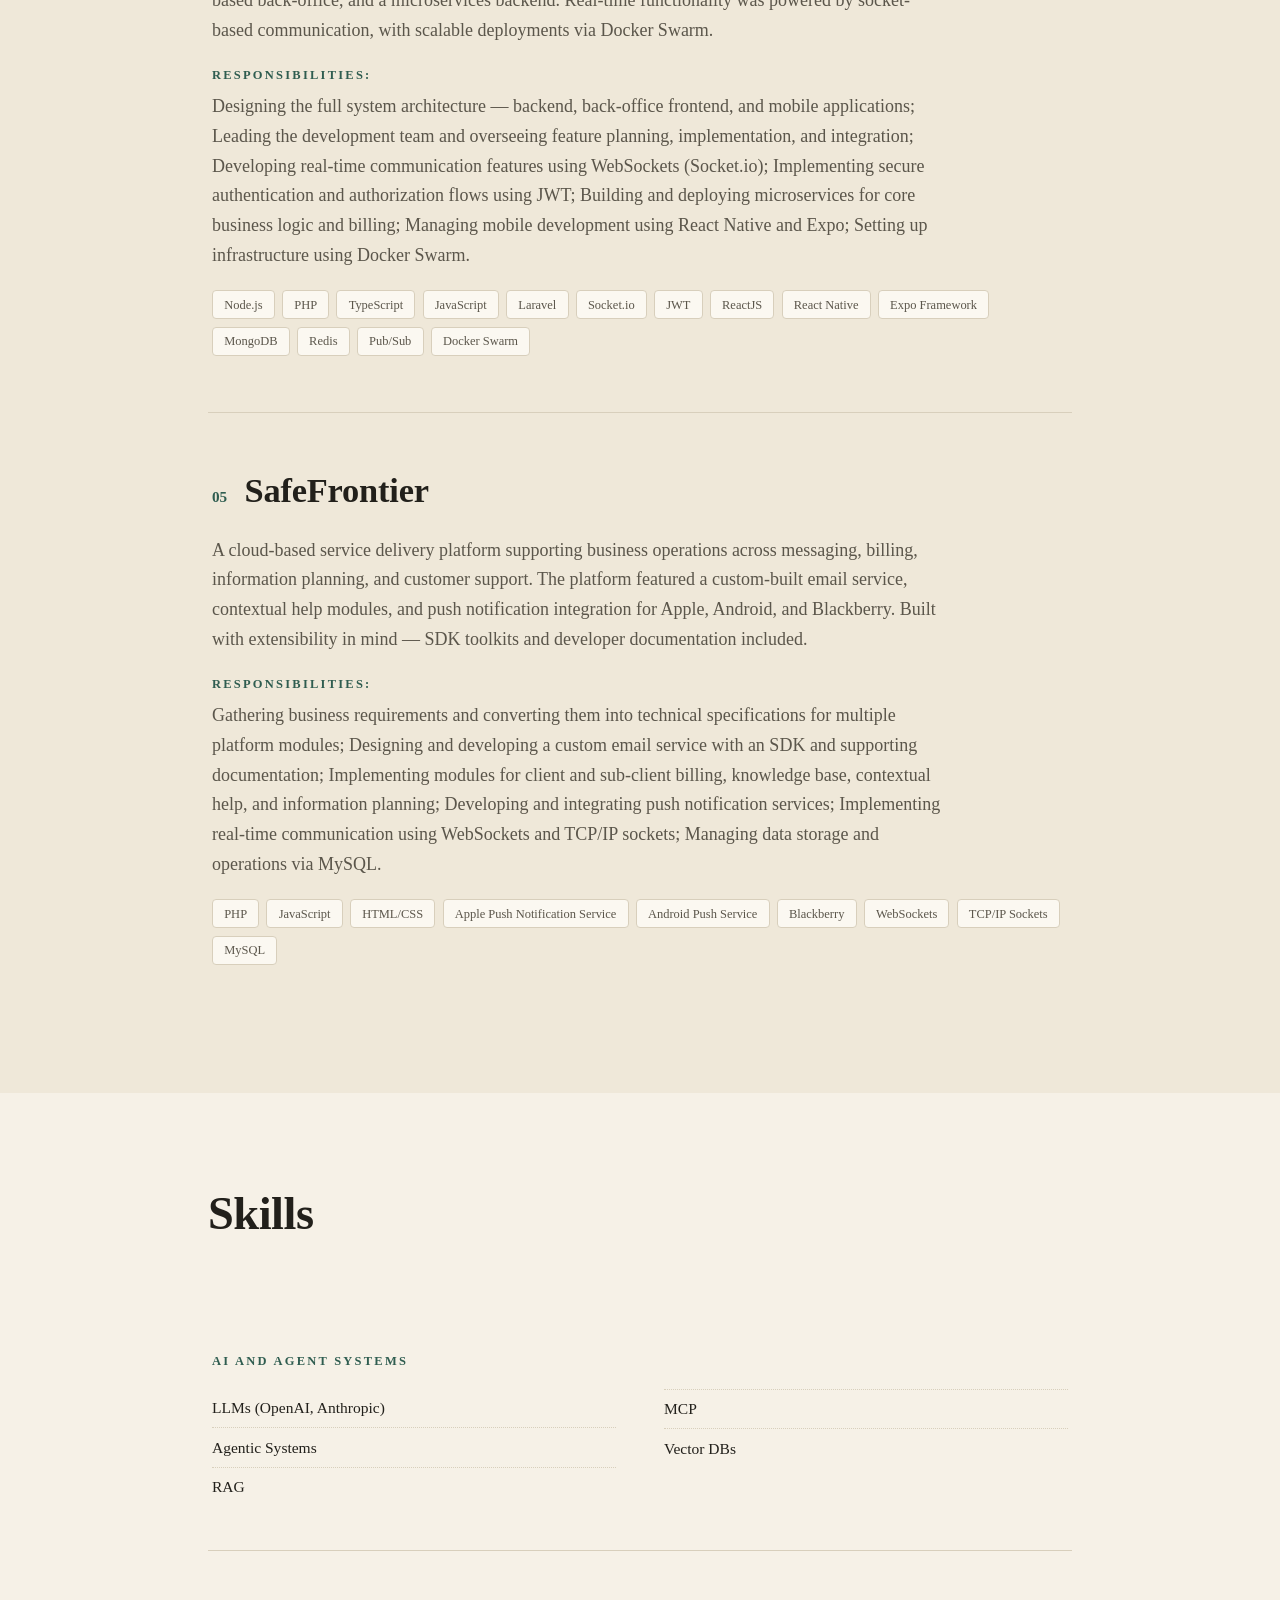
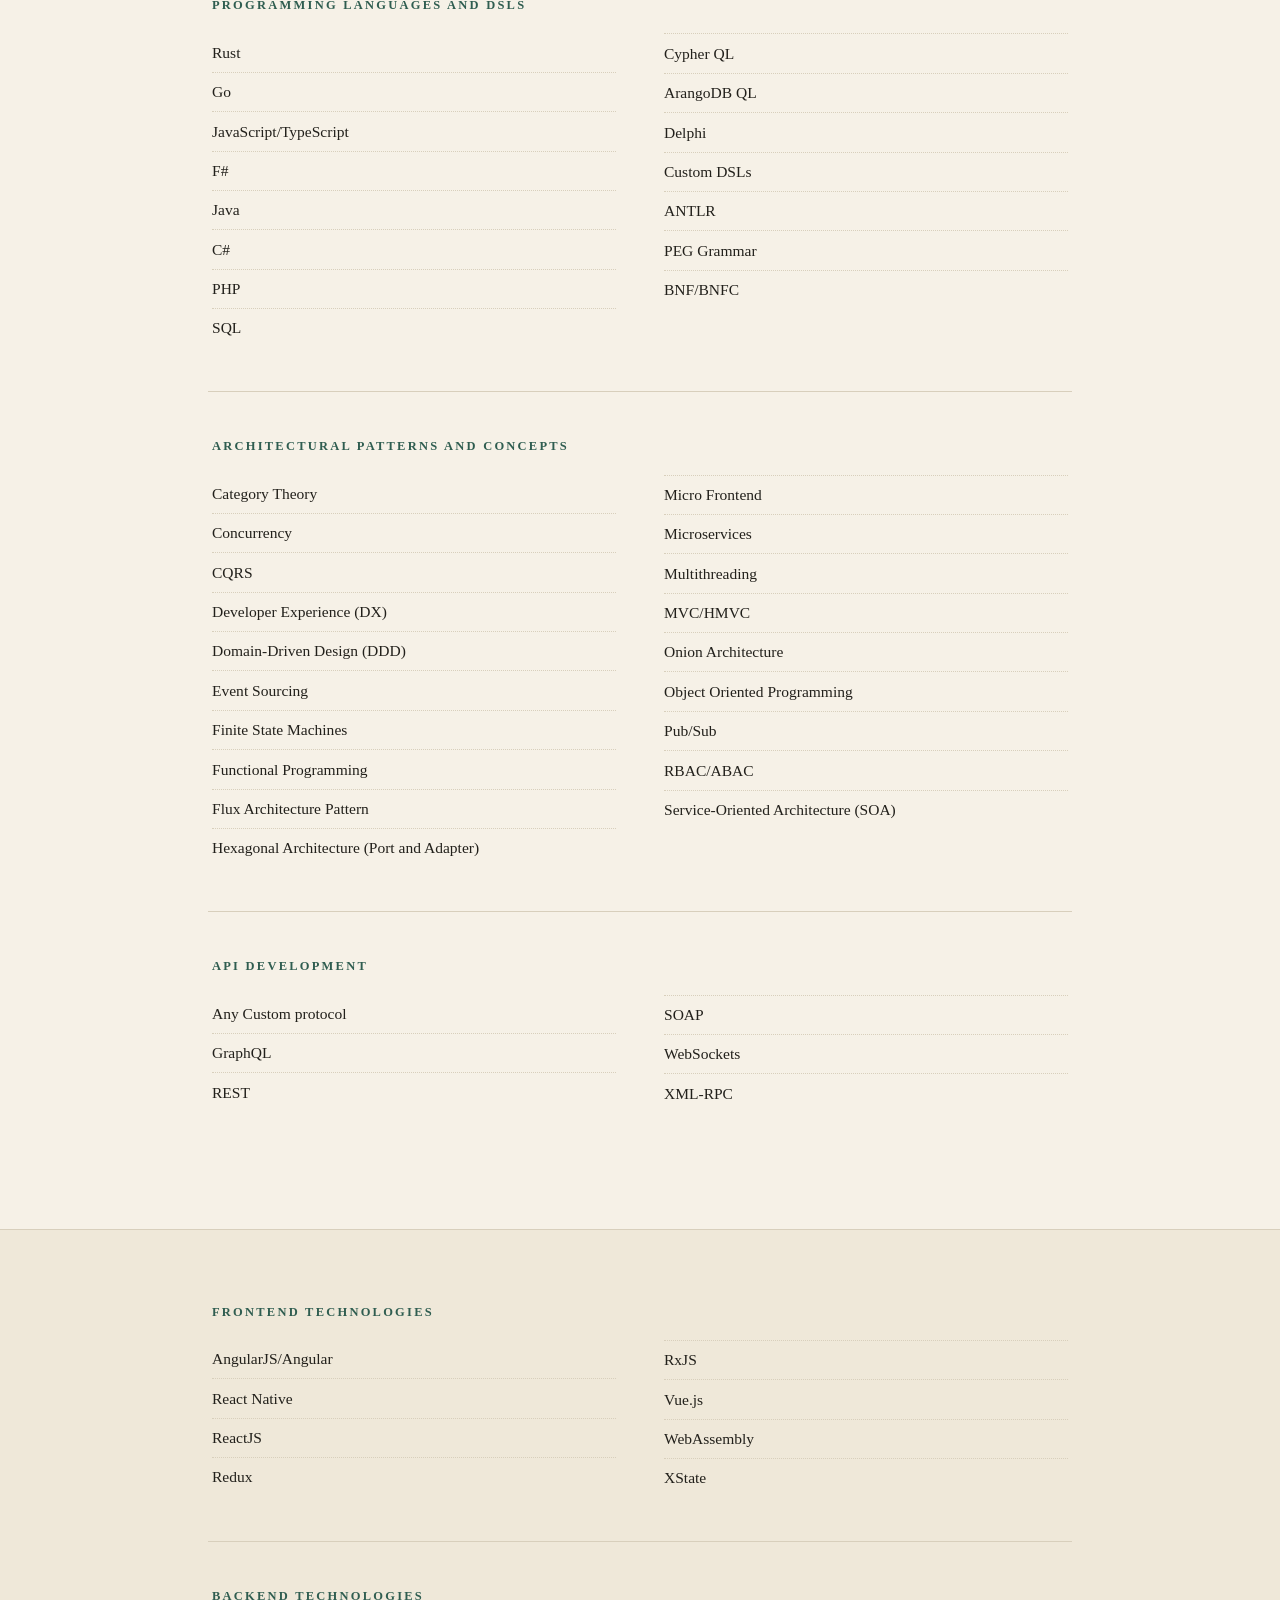
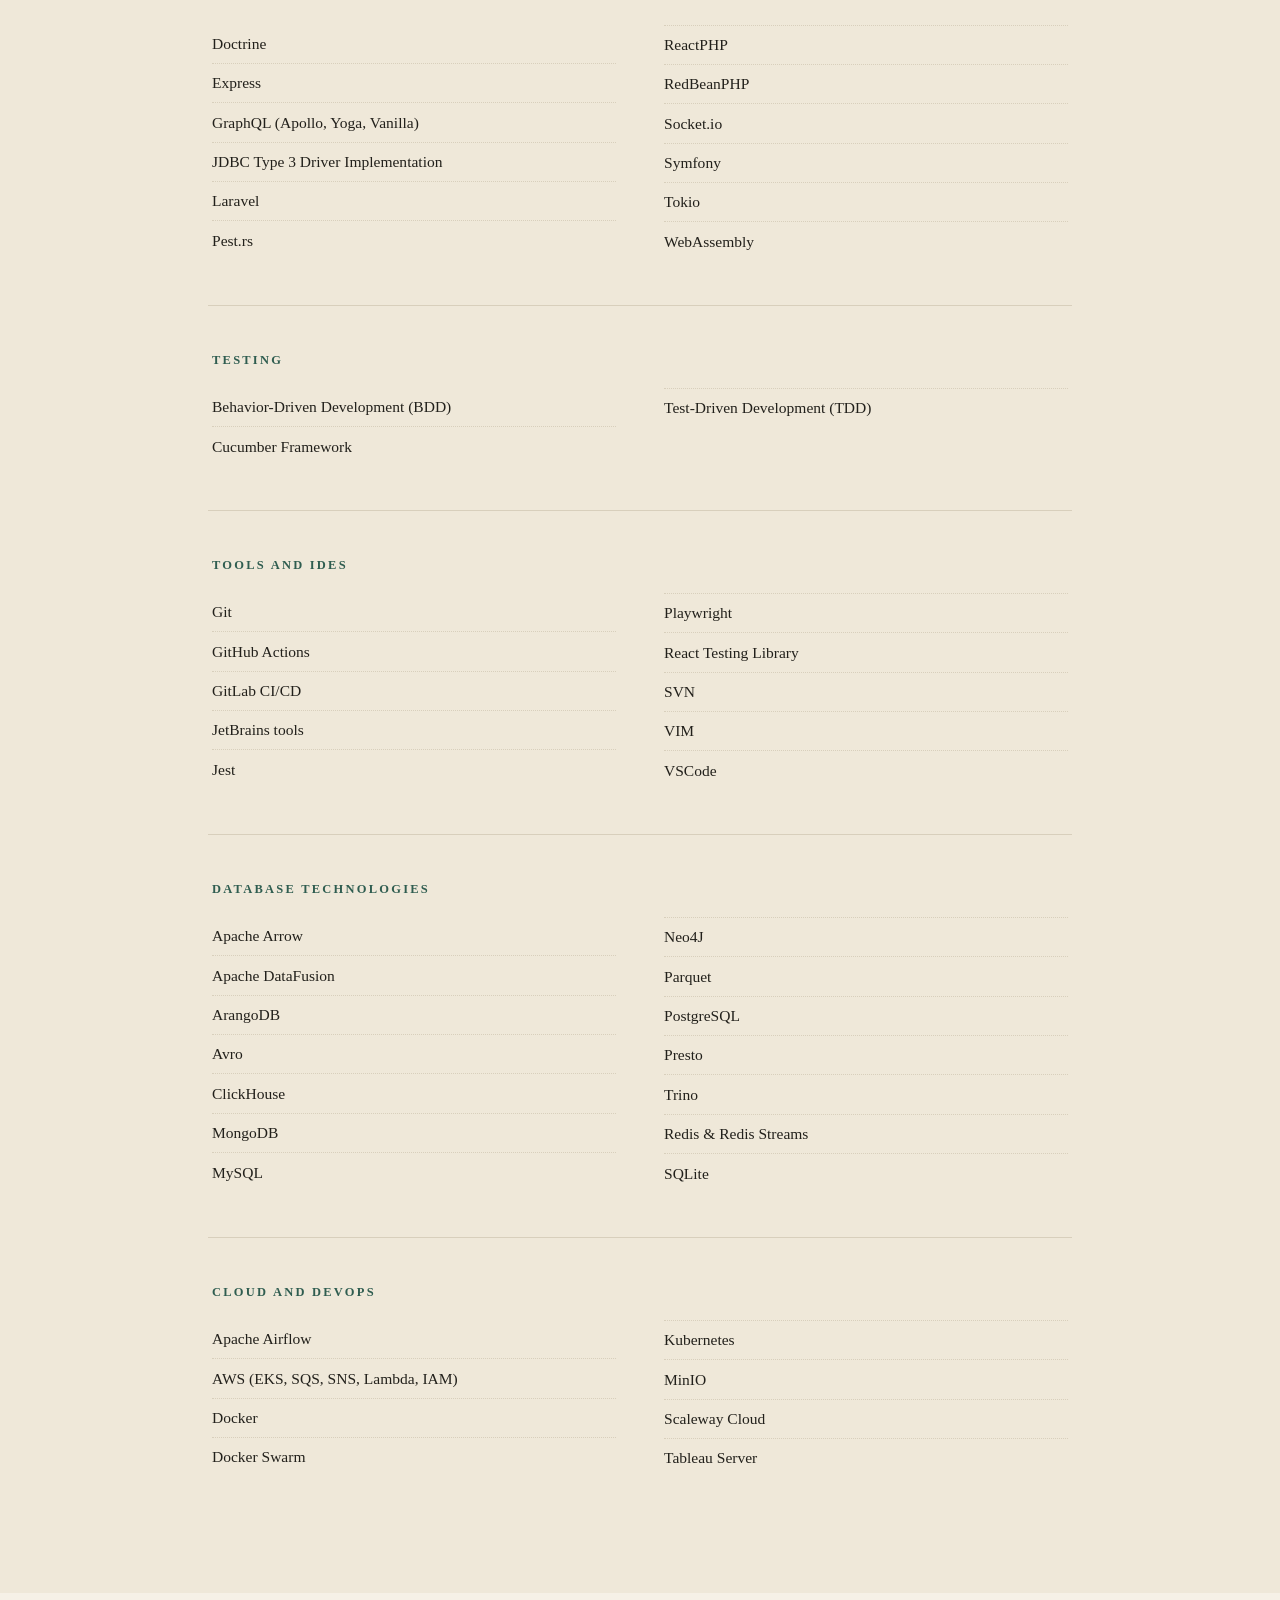
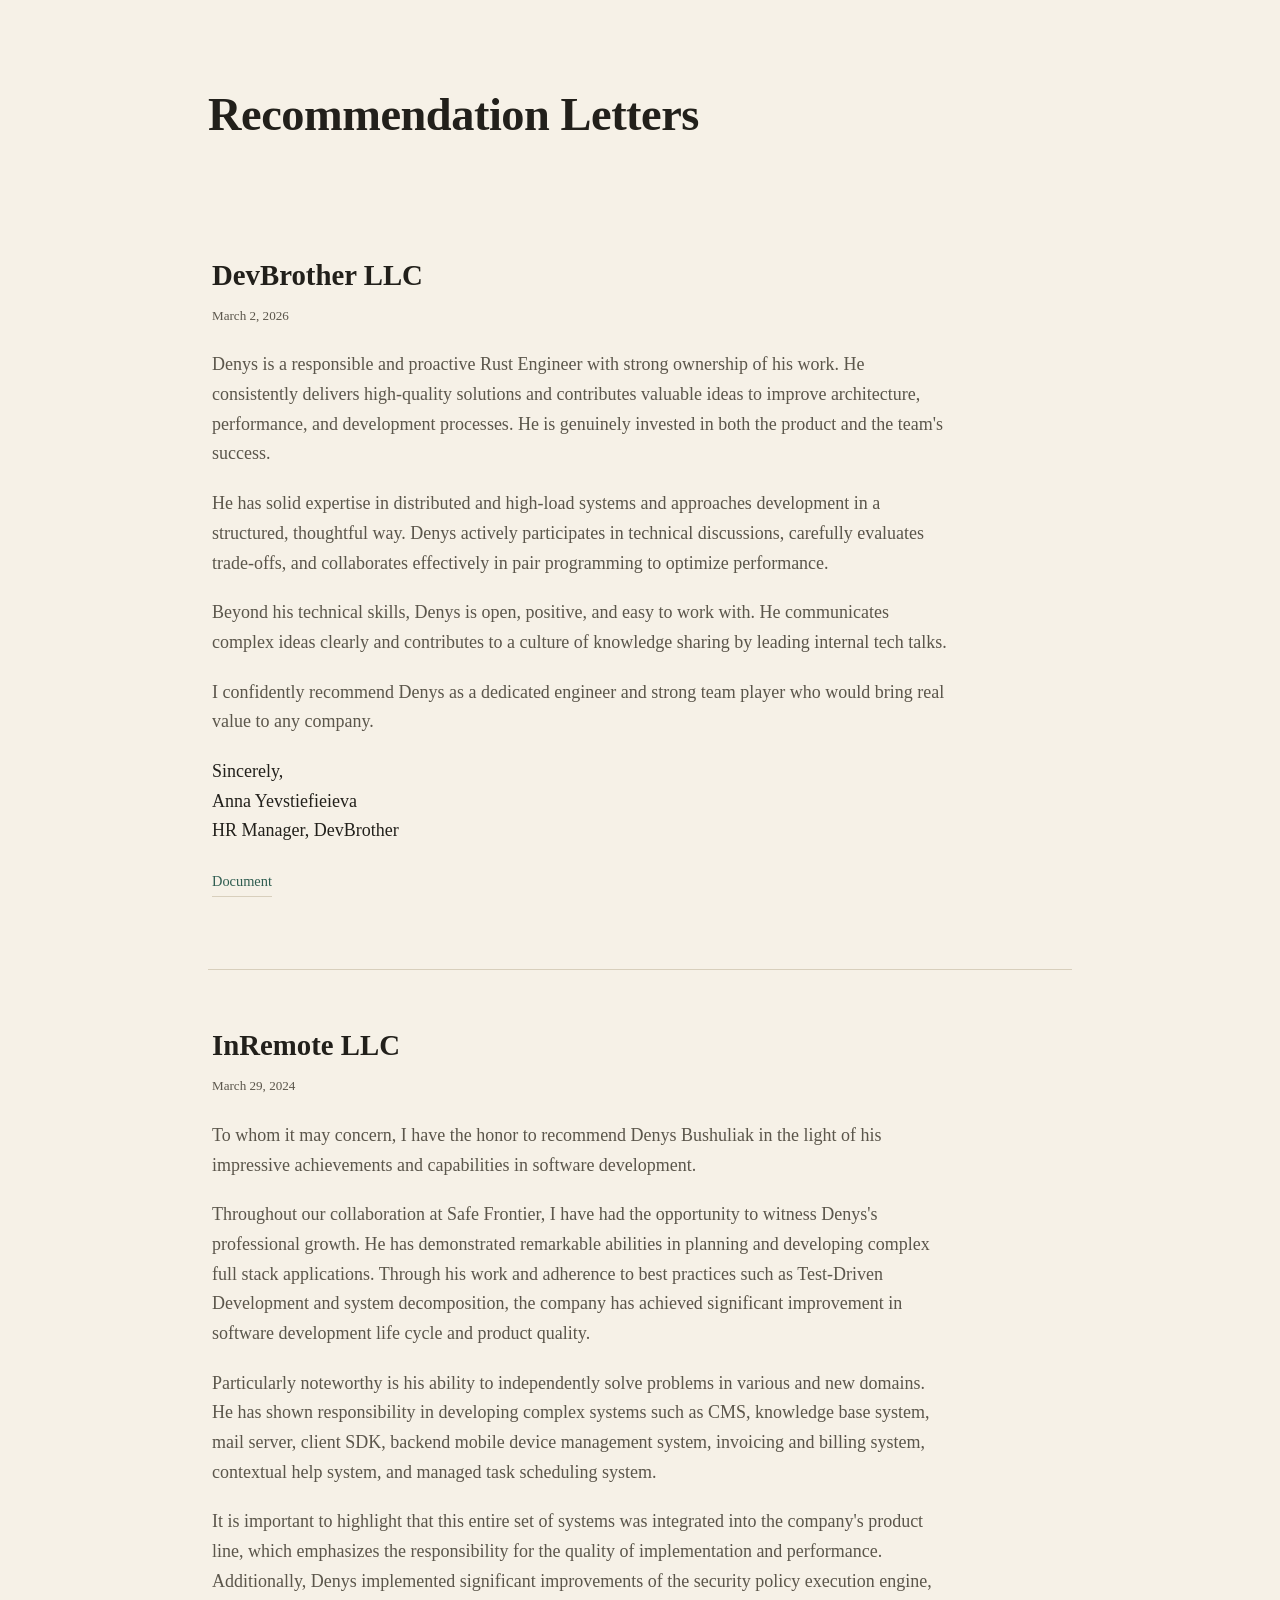
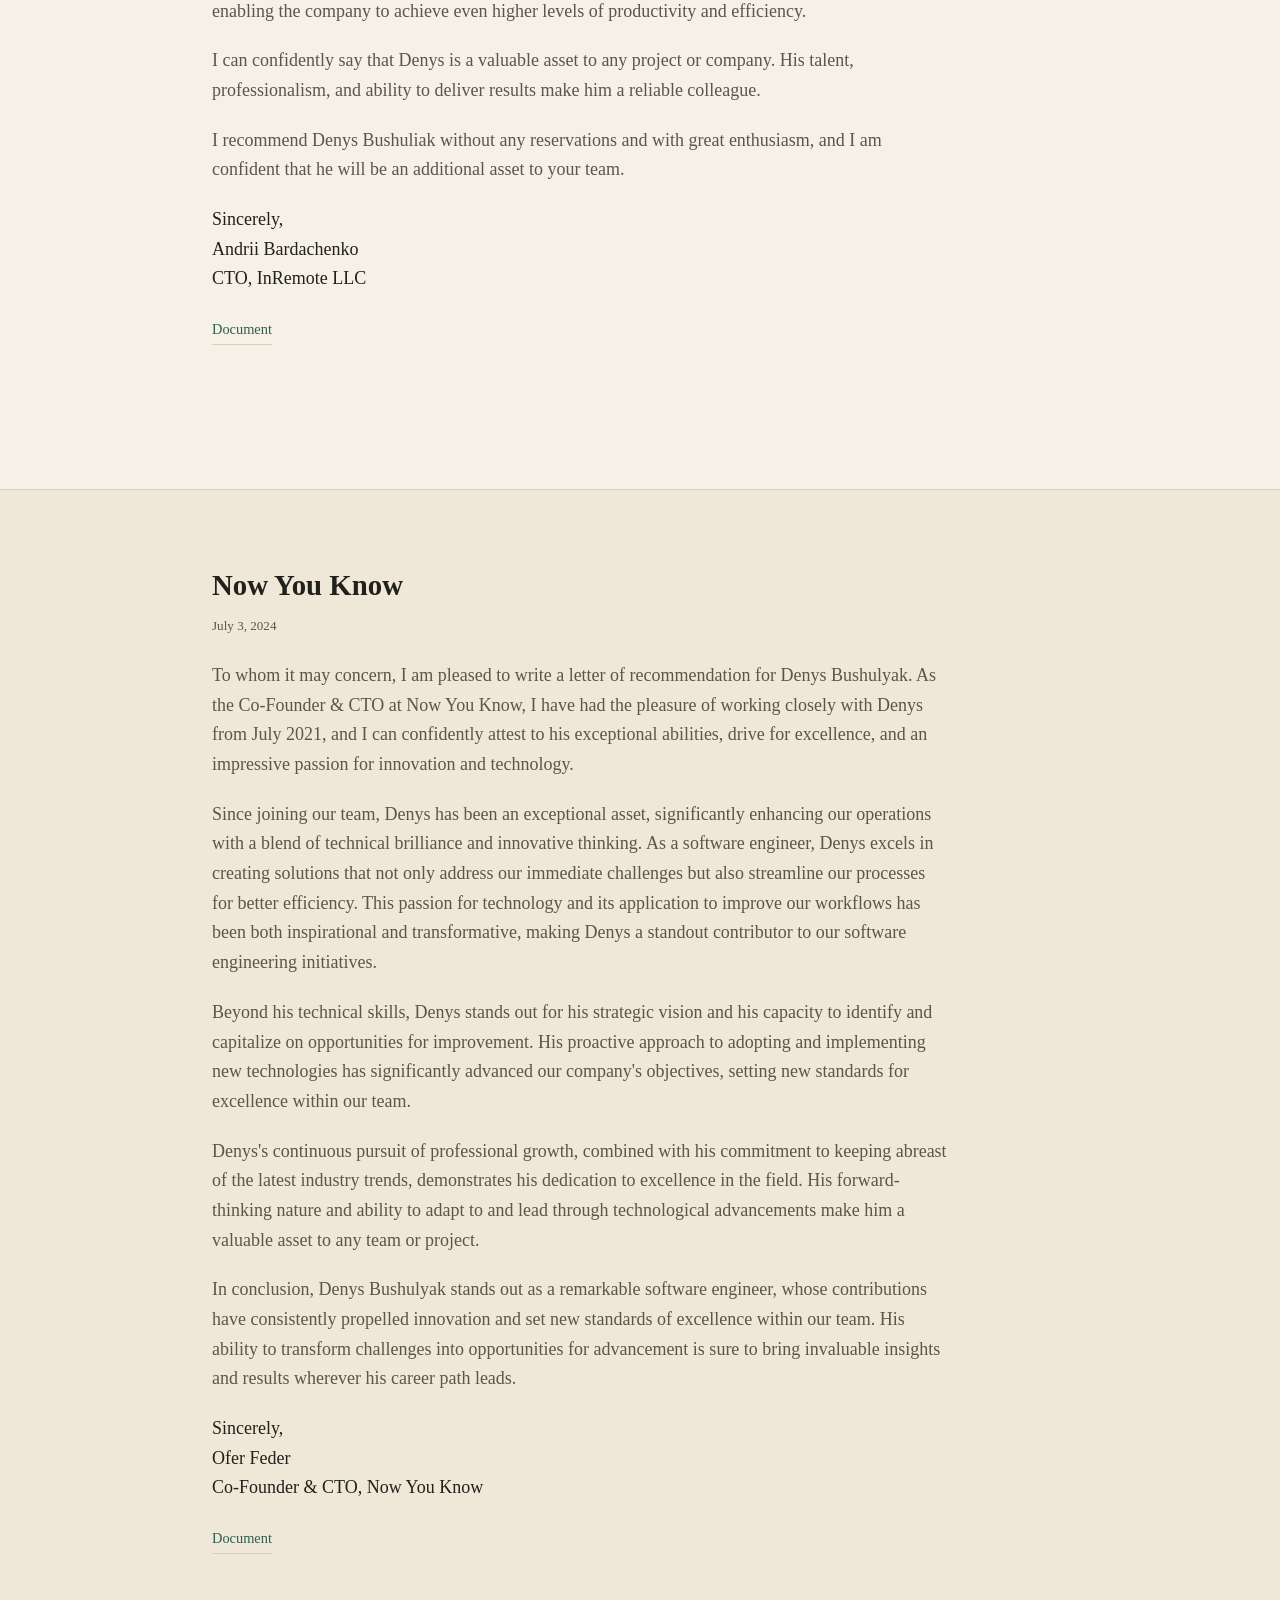
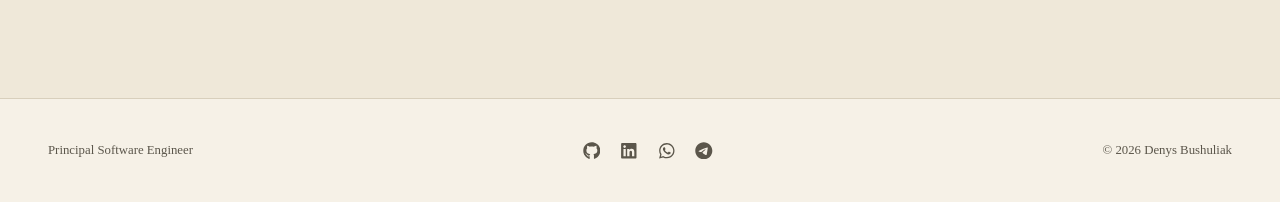
<file: resume.html>
<!doctype html>
<html lang="en">
	<head>
		<!-- Google tag (gtag.js) -->
		<script
			async
			src="https://www.googletagmanager.com/gtag/js?id=G-MKNLWKVNXL"
		></script>
		<script>
			window.dataLayer = window.dataLayer || [];
			function gtag() {
				dataLayer.push(arguments);
			}
			gtag("js", new Date());

			gtag("config", "G-MKNLWKVNXL");
		</script>
		<meta charset="UTF-8" />
		<meta name="viewport" content="width=device-width, initial-scale=1.0" />
		<meta http-equiv="X-UA-Compatible" content="ie=edge" />
		<title>Résumé | Denys Bushuliak</title>
		<meta
			name="description"
			content="Full résumé in one document: background, projects, skills, and recommendation letters — print-ready."
		/>
		<link rel="stylesheet" href="assets/styles.css" />
		<link
			rel="icon"
			href="assets/favicons/icons8-favicon-ios-17-outlined-96.png"
			type="image/x-icon"
		/>
	</head>

	<body>
		<header class="site-header">
			<a class="site-title" href="index.html">Denys Bushuliak</a>
			<nav class="site-nav" aria-label="Main">
				<a href="projects.html" id="projects-link">Projects</a>
				<a href="skills.html" id="skills-link">Skills</a>
				<a href="recommendation_letters.html" id="recommendation-letters-link"
					>Letters</a
				>
				<a href="about.html" id="about-me-link">About me</a>
			</nav>
		</header>

		<main>
			<article>
				<style>
    #resume-link{
        color: var(--ink) !important;
        border-bottom: 1px solid var(--ink) !important;
    }
</style>
<h1>About Me</h1>
<div class="stripe">
<div class="wrap">
<p class="statement">A software engineer and solution architect with 20+ years turning business requirements into <strong>robust, scalable systems</strong> — ERP, CRM, payments, and service delivery platforms.</p>
<p>I build distributed systems and modern web applications, with a strong background in backend development using Rust, PHP, Java, and Node.js, and frontend work in React and Angular. I prioritize clean, testable code, and implement Hexagonal Architecture, CQRS, microservices, and Domain-Driven Design.</p>
<p>I am an AI enthusiast and developer of agentic systems, building AI-powered products and autonomous agent workflows.</p>
</div>
</div>
<div class="stripe stripe--alt">
<div class="wrap">
<div class="group">
<h3>Experience</h3>
<p class="current-role"><a href="https://netconomy.net">Netconomy</a> — <strong>Senior Software Engineer (L3)</strong> · 2026 — present</p>
<p>NETCONOMY is a European digital agency delivering digital strategy, cloud-native application development, commerce platforms, and AI/ML solutions on SAP CX, Google Cloud, and Microsoft Azure.</p>
<p>Previously — Principal Software Engineer and solution architect across ERP, travel, mobility, and edtech product teams.</p>
</div>
<div class="group">
<h3>Education</h3>
<ul>
<li><strong>Degree</strong> Master of Science in Mechanical Engineering</li>
<li><strong>Specialization</strong> Automation of Manufacturing Processes using Information and Computer Technologies</li>
<li><strong>Institution</strong> Vinnytsia National Technical University</li>
<li><strong>Year</strong> 2009</li>
</ul>
</div>
<div class="group">
<h3>Known Languages</h3>
<ul>
<li><strong>English</strong> reading C2, listening and speaking B2 (<a href="https://cert.efset.org/WSdoAM">EF SET</a>)</li>
<li><strong>Ukrainian</strong> Native</li>
<li><strong>Russian</strong> Native</li>
<li><strong>Kurmanji</strong> B1</li>
<li><strong>Turkish</strong> A1</li>
</ul>
</div>
</div>
</div>
<div class="stripe">
<div class="wrap">
<div class="group">
<h3>Interests</h3>
<p>Committed to continual learning, I regularly read white papers from ACM, IEEE, VLDB, and beyond. I mentor newcomers on their journey as developers and volunteer to teach aspiring developers.</p>
<ul>
<li>Database internal architecture, data storing formats, InMemory DBMS</li>
<li>OS development and hypervisors</li>
<li>WebAssembly</li>
<li>Functional Programming</li>
</ul>
</div>
<div class="group">
<h3>Volunteering</h3>
<ul>
<li>I teach programming and server application architecture for free.</li>
<li>I created and maintain a website for learning the Kurdish language (Kurmanji dialect) at <a href="https://denys-bushuliak.github.io/kurmanci">https://denys-bushuliak.github.io/kurmanci</a>.</li>
</ul>
</div>
</div>
</div>
<h1>Projects</h1>
<div class="stripe">
<div class="wrap">
<div class="project" id="now-you-know">
<h2>Now You Know</h2>
<p>A scalable online education platform offering video courses across a wide range of subjects, with detailed analytics for user engagement, personalized content delivery, and training status tracking across social media. Designed with a microservices architecture using Rust and Python, the platform ensures high performance and reliability through asynchronous processing, data pipelines, and advanced analytics tooling. Cloud infrastructure deployed and monitored using AWS services and Kubernetes.</p>
<p><strong>Responsibilities:</strong> Designing the internal system architecture using Hexagonal and Service-Oriented approaches; Developing the product management module for course creation, updates, and tracking; Implementing analytical data processing to monitor user training status across social media platforms; Designing and managing data storage systems for structured and semi-structured data; Deploying and maintaining cloud infrastructure with Kubernetes and AWS; Configuring business analytics tools and ensuring continuous monitoring and observability; Managing CI/CD processes and supporting infrastructure scalability and reliability.</p>
<ul>
<li>Rust (Tokio, Cargo Lambda, Workspace, concurrency and multi-threading)</li>
<li>Python</li>
<li>Node.js</li>
<li>TypeScript</li>
<li>HTML5/CSS</li>
<li>Custom SQL Dialect</li>
<li>PostgreSQL</li>
<li>MongoDB</li>
<li>React.js</li>
<li>Apache Airflow</li>
<li>DataFusion</li>
<li>Arrow</li>
<li>Parquet</li>
<li>AWS (EKS, S3, SNS, SQS, EFS, ElastiCache, CloudFront, EventBridge, CloudWatch, EC2, Lambda)</li>
<li>Scaleway Cloud</li>
<li>Kubernetes</li>
<li>CI/CD</li>
<li>Pest.rs</li>
</ul>
</div>
<div class="project" id="erp-footwear">
<h2>ERP System for Footwear Manufacturing</h2>
<p>An enterprise resource planning (ERP) system for a shoe manufacturing company, automating operations across the full production and delivery lifecycle: real-time tracking of materials, pricing automation, supplier settlements, product logistics, and reseller billing. Built with event-driven architecture and CQRS for reliability, traceability, and modular scaling.</p>
<p><strong>Responsibilities:</strong> Designing system architecture using Hexagonal Architecture, Event Sourcing, and CQRS principles; Implementing automated tracking of production resources from material intake to delivery; Developing pricing automation logic and financial workflows for supplier and reseller management; Leading and mentoring the development team; Configuring DevOps processes using Docker Compose and GitHub Actions; Managing cloud storage and database infrastructure.</p>
<ul>
<li>Node.js</li>
<li>TypeScript</li>
<li>JavaScript</li>
<li>GraphQL</li>
<li>ReactJS</li>
<li>Hexagonal Architecture</li>
<li>Event Sourcing</li>
<li>CQRS</li>
<li>ArangoDB</li>
<li>MongoDB</li>
<li>AWS S3</li>
<li>GitHub Actions</li>
<li>Docker Compose</li>
</ul>
</div>
</div>
</div>
<div class="stripe stripe--alt">
<div class="wrap">
<div class="project" id="erp-travel">
<h2>ERP System for Travel Operator</h2>
<p>A modern ERP system for a travel company managing tours, bookings, pricing, and operational workflows. The project included full migration from a legacy system, with a focus on scalability, modularity, and performance. Built using microservices and Domain-Driven Design (DDD) principles, with secure APIs and flexible access control via a custom ABAC service.</p>
<p><strong>Responsibilities:</strong> Designing a new ERP architecture with DDD and microservices principles; Planning and executing seamless migration from the legacy system; Selecting the technology stack and defining core service contracts (GraphQL/REST APIs); Leading the development team and ensuring code quality; Implementing key modules and coordinating integration between services; Managing CI/CD pipelines and deploying the system using OpenShift.</p>
<ul>
<li>Node.js</li>
<li>PHP</li>
<li>TypeScript</li>
<li>JavaScript</li>
<li>HTML/CSS</li>
<li>ReactPHP</li>
<li>RoadRunner</li>
<li>GraphQL</li>
<li>REST</li>
<li>JWT</li>
<li>Custom ABAC Service</li>
<li>Redis</li>
<li>MongoDB</li>
<li>GitLab CI/CD</li>
<li>Jenkins</li>
<li>OpenShift</li>
</ul>
</div>
<div class="project" id="taxi-platform">
<h2>Uber-like Taxi Service Platform</h2>
<p>A full-featured taxi service platform supporting ride booking, real-time communication, driver-client matching, and billing operations. The system included mobile apps for drivers and clients, a web-based back-office, and a microservices backend. Real-time functionality was powered by socket-based communication, with scalable deployments via Docker Swarm.</p>
<p><strong>Responsibilities:</strong> Designing the full system architecture — backend, back-office frontend, and mobile applications; Leading the development team and overseeing feature planning, implementation, and integration; Developing real-time communication features using WebSockets (Socket.io); Implementing secure authentication and authorization flows using JWT; Building and deploying microservices for core business logic and billing; Managing mobile development using React Native and Expo; Setting up infrastructure using Docker Swarm.</p>
<ul>
<li>Node.js</li>
<li>PHP</li>
<li>TypeScript</li>
<li>JavaScript</li>
<li>Laravel</li>
<li>Socket.io</li>
<li>JWT</li>
<li>ReactJS</li>
<li>React Native</li>
<li>Expo Framework</li>
<li>MongoDB</li>
<li>Redis</li>
<li>Pub/Sub</li>
<li>Docker Swarm</li>
</ul>
</div>
<div class="project" id="safefrontier">
<h2>SafeFrontier</h2>
<p>A cloud-based service delivery platform supporting business operations across messaging, billing, information planning, and customer support. The platform featured a custom-built email service, contextual help modules, and push notification integration for Apple, Android, and Blackberry. Built with extensibility in mind — SDK toolkits and developer documentation included.</p>
<p><strong>Responsibilities:</strong> Gathering business requirements and converting them into technical specifications for multiple platform modules; Designing and developing a custom email service with an SDK and supporting documentation; Implementing modules for client and sub-client billing, knowledge base, contextual help, and information planning; Developing and integrating push notification services; Implementing real-time communication using WebSockets and TCP/IP sockets; Managing data storage and operations via MySQL.</p>
<ul>
<li>PHP</li>
<li>JavaScript</li>
<li>HTML/CSS</li>
<li>Apple Push Notification Service</li>
<li>Android Push Service</li>
<li>Blackberry</li>
<li>WebSockets</li>
<li>TCP/IP Sockets</li>
<li>MySQL</li>
</ul>
</div>
</div>
</div>
<h1>Skills</h1>
<div class="stripe">
<div class="wrap">
<div class="group">
<h3>AI and Agent Systems</h3>
<ul>
<li>LLMs (OpenAI, Anthropic)</li>
<li>Agentic Systems</li>
<li>RAG</li>
<li>MCP</li>
<li>Vector DBs</li>
</ul>
</div>
<div class="group">
<h3>Programming Languages and DSLs</h3>
<ul>
<li>Rust</li>
<li>Go</li>
<li>JavaScript/TypeScript</li>
<li>F#</li>
<li>Java</li>
<li>C#</li>
<li>PHP</li>
<li>SQL</li>
<li>Cypher QL</li>
<li>ArangoDB QL</li>
<li>Delphi</li>
<li>Custom DSLs</li>
<li>ANTLR</li>
<li>PEG Grammar</li>
<li>BNF/BNFC</li>
</ul>
</div>
<div class="group">
<h3>Architectural Patterns and Concepts</h3>
<ul>
<li>Category Theory</li>
<li>Concurrency</li>
<li>CQRS</li>
<li>Developer Experience (DX)</li>
<li>Domain-Driven Design (DDD)</li>
<li>Event Sourcing</li>
<li>Finite State Machines</li>
<li>Functional Programming</li>
<li>Flux Architecture Pattern</li>
<li>Hexagonal Architecture (Port and Adapter)</li>
<li>Micro Frontend</li>
<li>Microservices</li>
<li>Multithreading</li>
<li>MVC/HMVC</li>
<li>Onion Architecture</li>
<li>Object Oriented Programming</li>
<li>Pub/Sub</li>
<li>RBAC/ABAC</li>
<li>Service-Oriented Architecture (SOA)</li>
</ul>
</div>
<div class="group">
<h3>API Development</h3>
<ul>
<li>Any Custom protocol</li>
<li>GraphQL</li>
<li>REST</li>
<li>SOAP</li>
<li>WebSockets</li>
<li>XML-RPC</li>
</ul>
</div>
</div>
</div>
<div class="stripe stripe--alt">
<div class="wrap">
<div class="group">
<h3>Frontend Technologies</h3>
<ul>
<li>AngularJS/Angular</li>
<li>React Native</li>
<li>ReactJS</li>
<li>Redux</li>
<li>RxJS</li>
<li>Vue.js</li>
<li>WebAssembly</li>
<li>XState</li>
</ul>
</div>
<div class="group">
<h3>Backend Technologies</h3>
<ul>
<li>Doctrine</li>
<li>Express</li>
<li>GraphQL (Apollo, Yoga, Vanilla)</li>
<li>JDBC Type 3 Driver Implementation</li>
<li>Laravel</li>
<li>Pest.rs</li>
<li>ReactPHP</li>
<li>RedBeanPHP</li>
<li>Socket.io</li>
<li>Symfony</li>
<li>Tokio</li>
<li>WebAssembly</li>
</ul>
</div>
<div class="group">
<h3>Testing</h3>
<ul>
<li>Behavior-Driven Development (BDD)</li>
<li>Cucumber Framework</li>
<li>Test-Driven Development (TDD)</li>
</ul>
</div>
<div class="group">
<h3>Tools and IDEs</h3>
<ul>
<li>Git</li>
<li>GitHub Actions</li>
<li>GitLab CI/CD</li>
<li>JetBrains tools</li>
<li>Jest</li>
<li>Playwright</li>
<li>React Testing Library</li>
<li>SVN</li>
<li>VIM</li>
<li>VSCode</li>
</ul>
</div>
<div class="group">
<h3>Database Technologies</h3>
<ul>
<li>Apache Arrow</li>
<li>Apache DataFusion</li>
<li>ArangoDB</li>
<li>Avro</li>
<li>ClickHouse</li>
<li>MongoDB</li>
<li>MySQL</li>
<li>Neo4J</li>
<li>Parquet</li>
<li>PostgreSQL</li>
<li>Presto</li>
<li>Trino</li>
<li>Redis &amp; Redis Streams</li>
<li>SQLite</li>
</ul>
</div>
<div class="group">
<h3>Cloud and DevOps</h3>
<ul>
<li>Apache Airflow</li>
<li>AWS (EKS, SQS, SNS, Lambda, IAM)</li>
<li>Docker</li>
<li>Docker Swarm</li>
<li>Kubernetes</li>
<li>MinIO</li>
<li>Scaleway Cloud</li>
<li>Tableau Server</li>
</ul>
</div>
</div>
</div>
<h1>Recommendation Letters</h1>
<div class="stripe">
<div class="wrap">
<div class="letter" id="devbrother">
<h3>DevBrother LLC</h3>
<p class="date">March 2, 2026</p>
<p>Denys is a responsible and proactive Rust Engineer with strong ownership of his work. He consistently delivers high-quality solutions and contributes valuable ideas to improve architecture, performance, and development processes. He is genuinely invested in both the product and the team's success.</p>
<p>He has solid expertise in distributed and high-load systems and approaches development in a structured, thoughtful way. Denys actively participates in technical discussions, carefully evaluates trade-offs, and collaborates effectively in pair programming to optimize performance.</p>
<p>Beyond his technical skills, Denys is open, positive, and easy to work with. He communicates complex ideas clearly and contributes to a culture of knowledge sharing by leading internal tech talks.</p>
<p>I confidently recommend Denys as a dedicated engineer and strong team player who would bring real value to any company.</p>
<p class="signature">Sincerely,<br>Anna Yevstiefieieva<br>HR Manager, DevBrother</p>
<p><a class="doc" href="./assets/letters/DB_Recommendation_Letter.pdf">Document</a></p>
</div>
<div class="letter" id="devbrother">
<h3>InRemote LLC</h3>
<p class="date">March 29, 2024</p>
<p>To whom it may concern, I have the honor to recommend Denys Bushuliak in the light of his impressive achievements and capabilities in software development.</p>
<p>Throughout our collaboration at Safe Frontier, I have had the opportunity to witness Denys's professional growth. He has demonstrated remarkable abilities in planning and developing complex full stack applications. Through his work and adherence to best practices such as Test-Driven Development and system decomposition, the company has achieved significant improvement in software development life cycle and product quality.</p>
<p>Particularly noteworthy is his ability to independently solve problems in various and new domains. He has shown responsibility in developing complex systems such as CMS, knowledge base system, mail server, client SDK, backend mobile device management system, invoicing and billing system, contextual help system, and managed task scheduling system.</p>
<p>It is important to highlight that this entire set of systems was integrated into the company's product line, which emphasizes the responsibility for the quality of implementation and performance. Additionally, Denys implemented significant improvements of the security policy execution engine, enabling the company to achieve even higher levels of productivity and efficiency.</p>
<p>I can confidently say that Denys is a valuable asset to any project or company. His talent, professionalism, and ability to deliver results make him a reliable colleague.</p>
<p>I recommend Denys Bushuliak without any reservations and with great enthusiasm, and I am confident that he will be an additional asset to your team.</p>
<p class="signature">Sincerely,<br>Andrii Bardachenko<br>CTO, InRemote LLC</p>
<p><a class="doc" href="./assets/letters/InRemote_Recommendation_letter.pdf">Document</a></p>
</div>
</div>
</div>
<div class="stripe stripe--alt">
<div class="wrap">
<div class="letter" id="inremote">
<h3>Now You Know</h3>
<p class="date">July 3, 2024</p>
<p>To whom it may concern, I am pleased to write a letter of recommendation for Denys Bushulyak. As the Co-Founder &amp; CTO at Now You Know, I have had the pleasure of working closely with Denys from July 2021, and I can confidently attest to his exceptional abilities, drive for excellence, and an impressive passion for innovation and technology.</p>
<p>Since joining our team, Denys has been an exceptional asset, significantly enhancing our operations with a blend of technical brilliance and innovative thinking. As a software engineer, Denys excels in creating solutions that not only address our immediate challenges but also streamline our processes for better efficiency. This passion for technology and its application to improve our workflows has been both inspirational and transformative, making Denys a standout contributor to our software engineering initiatives.</p>
<p>Beyond his technical skills, Denys stands out for his strategic vision and his capacity to identify and capitalize on opportunities for improvement. His proactive approach to adopting and implementing new technologies has significantly advanced our company's objectives, setting new standards for excellence within our team.</p>
<p>Denys's continuous pursuit of professional growth, combined with his commitment to keeping abreast of the latest industry trends, demonstrates his dedication to excellence in the field. His forward-thinking nature and ability to adapt to and lead through technological advancements make him a valuable asset to any team or project.</p>
<p>In conclusion, Denys Bushulyak stands out as a remarkable software engineer, whose contributions have consistently propelled innovation and set new standards of excellence within our team. His ability to transform challenges into opportunities for advancement is sure to bring invaluable insights and results wherever his career path leads.</p>
<p class="signature">Sincerely,<br>Ofer Feder<br>Co-Founder & CTO, Now You Know</p>
<p><a class="doc" href="./assets/letters/Now_You_Know_Recommendation_Letter.pdf">Document</a></p>
</div>
</div>
</div>

			</article>
		</main>

		<footer class="site-footer">
			<p class="site-tagline">Principal Software Engineer</p>
			<nav class="social-nav" aria-label="Social">
				<a href="https://github.com/denys-bushuliak" aria-label="GitHub">
					<svg
						xmlns="http://www.w3.org/2000/svg"
						viewBox="0 0 496 512"
						class="icon"
						aria-hidden="true"
					>
						<!--!Font Awesome Free 6.7.2 by @fontawesome - https://fontawesome.com License - https://fontawesome.com/license/free Copyright 2025 Fonticons, Inc.-->
						<path
							d="M165.9 397.4c0 2-2.3 3.6-5.2 3.6-3.3 .3-5.6-1.3-5.6-3.6 0-2 2.3-3.6 5.2-3.6 3-.3 5.6 1.3 5.6 3.6zm-31.1-4.5c-.7 2 1.3 4.3 4.3 4.9 2.6 1 5.6 0 6.2-2s-1.3-4.3-4.3-5.2c-2.6-.7-5.5 .3-6.2 2.3zm44.2-1.7c-2.9 .7-4.9 2.6-4.6 4.9 .3 2 2.9 3.3 5.9 2.6 2.9-.7 4.9-2.6 4.6-4.6-.3-1.9-3-3.2-5.9-2.9zM244.8 8C106.1 8 0 113.3 0 252c0 110.9 69.8 205.8 169.5 239.2 12.8 2.3 17.3-5.6 17.3-12.1 0-6.2-.3-40.4-.3-61.4 0 0-70 15-84.7-29.8 0 0-11.4-29.1-27.8-36.6 0 0-22.9-15.7 1.6-15.4 0 0 24.9 2 38.6 25.8 21.9 38.6 58.6 27.5 72.9 20.9 2.3-16 8.8-27.1 16-33.7-55.9-6.2-112.3-14.3-112.3-110.5 0-27.5 7.6-41.3 23.6-58.9-2.6-6.5-11.1-33.3 2.6-67.9 20.9-6.5 69 27 69 27 20-5.6 41.5-8.5 62.8-8.5s42.8 2.9 62.8 8.5c0 0 48.1-33.6 69-27 13.7 34.7 5.2 61.4 2.6 67.9 16 17.7 25.8 31.5 25.8 58.9 0 96.5-58.9 104.2-114.8 110.5 9.2 7.9 17 22.9 17 46.4 0 33.7-.3 75.4-.3 83.6 0 6.5 4.6 14.4 17.3 12.1C428.2 457.8 496 362.9 496 252 496 113.3 383.5 8 244.8 8zM97.2 352.9c-1.3 1-1 3.3 .7 5.2 1.6 1.6 3.9 2.3 5.2 1 1.3-1 1-3.3-.7-5.2-1.6-1.6-3.9-2.3-5.2-1zm-10.8-8.1c-.7 1.3 .3 2.9 2.3 3.9 1.6 1 3.6 .7 4.3-.7 .7-1.3-.3-2.9-2.3-3.9-2-.6-3.6-.3-4.3 .7zm32.4 35.6c-1.6 1.3-1 4.3 1.3 6.2 2.3 2.3 5.2 2.6 6.5 1 1.3-1.3 .7-4.3-1.3-6.2-2.2-2.3-5.2-2.6-6.5-1zm-11.4-14.7c-1.6 1-1.6 3.6 0 5.9 1.6 2.3 4.3 3.3 5.6 2.3 1.6-1.3 1.6-3.9 0-6.2-1.4-2.3-4-3.3-5.6-2z"
						/></svg
				></a>
				<a href="https://www.linkedin.com/in/denys-bushulyak/" aria-label="LinkedIn"
					><svg
						xmlns="http://www.w3.org/2000/svg"
						viewBox="0 0 448 512"
						class="icon"
						aria-hidden="true"
					>
						<!--!Font Awesome Free 6.7.2 by @fontawesome - https://fontawesome.com License - https://fontawesome.com/license/free Copyright 2025 Fonticons, Inc.-->
						<path
							d="M416 32H31.9C14.3 32 0 46.5 0 64.3v383.4C0 465.5 14.3 480 31.9 480H416c17.6 0 32-14.5 32-32.3V64.3c0-17.8-14.4-32.3-32-32.3zM135.4 416H69V202.2h66.5V416zm-33.2-243c-21.3 0-38.5-17.3-38.5-38.5S80.9 96 102.2 96c21.2 0 38.5 17.3 38.5 38.5 0 21.3-17.2 38.5-38.5 38.5zm282.1 243h-66.4V312c0-24.8-.5-56.7-34.5-56.7-34.6 0-39.9 27-39.9 54.9V416h-66.4V202.2h63.7v29.2h.9c8.9-16.8 30.6-34.5 62.9-34.5 67.2 0 79.7 44.3 79.7 101.9V416z"
						/></svg
				></a>
				<a href="https://wa.me/436602273906" aria-label="WhatsApp"
					><svg
						xmlns="http://www.w3.org/2000/svg"
						viewBox="0 0 448 512"
						class="icon"
						aria-hidden="true"
					>
						<!--!Font Awesome Free 6.7.2 by @fontawesome - https://fontawesome.com License - https://fontawesome.com/license/free Copyright 2025 Fonticons, Inc.-->
						<path
							d="M380.9 97.1C339 55.1 283.2 32 223.9 32c-122.4 0-222 99.6-222 222 0 39.1 10.2 77.3 29.6 111L0 480l117.7-30.9c32.4 17.7 68.9 27 106.1 27h.1c122.3 0 224.1-99.6 224.1-222 0-59.3-25.2-115-67.1-157zm-157 341.6c-33.2 0-65.7-8.9-94-25.7l-6.7-4-69.8 18.3L72 359.2l-4.4-7c-18.5-29.4-28.2-63.3-28.2-98.2 0-101.7 82.8-184.5 184.6-184.5 49.3 0 95.6 19.2 130.4 54.1 34.8 34.9 56.2 81.2 56.1 130.5 0 101.8-84.9 184.6-186.6 184.6zm101.2-138.2c-5.5-2.8-32.8-16.2-37.9-18-5.1-1.9-8.8-2.8-12.5 2.8-3.7 5.6-14.3 18-17.6 21.8-3.2 3.7-6.5 4.2-12 1.4-32.6-16.3-54-29.1-75.5-66-5.7-9.8 5.7-9.1 16.3-30.3 1.8-3.7 .9-6.9-.5-9.7-1.4-2.8-12.5-30.1-17.1-41.2-4.5-10.8-9.1-9.3-12.5-9.5-3.2-.2-6.9-.2-10.6-.2-3.7 0-9.7 1.4-14.8 6.9-5.1 5.6-19.4 19-19.4 46.3 0 27.3 19.9 53.7 22.6 57.4 2.8 3.7 39.1 59.7 94.8 83.8 35.2 15.2 49 16.5 66.6 13.9 10.7-1.6 32.8-13.4 37.4-26.4 4.6-13 4.6-24.1 3.2-26.4-1.3-2.5-5-3.9-10.5-6.6z"
						/></svg
				></a>
				<a href="https://telegram.me/+436602273906" aria-label="Telegram"
					><svg
						xmlns="http://www.w3.org/2000/svg"
						viewBox="0 0 496 512"
						class="icon"
						aria-hidden="true"
					>
						<!--!Font Awesome Free 6.7.2 by @fontawesome - https://fontawesome.com License - https://fontawesome.com/license/free Copyright 2025 Fonticons, Inc.-->
						<path
							d="M248 8C111 8 0 119 0 256S111 504 248 504 496 393 496 256 385 8 248 8zM363 176.7c-3.7 39.2-19.9 134.4-28.1 178.3-3.5 18.6-10.3 24.8-16.9 25.4-14.4 1.3-25.3-9.5-39.3-18.7-21.8-14.3-34.2-23.2-55.3-37.2-24.5-16.1-8.6-25 5.3-39.5 3.7-3.8 67.1-61.5 68.3-66.7 .2-.7 .3-3.1-1.2-4.4s-3.6-.8-5.1-.5q-3.3 .7-104.6 69.1-14.8 10.2-26.9 9.9c-8.9-.2-25.9-5-38.6-9.1-15.5-5-27.9-7.7-26.8-16.3q.8-6.7 18.5-13.7 108.4-47.2 144.6-62.3c68.9-28.6 83.2-33.6 92.5-33.8 2.1 0 6.6 .5 9.6 2.9a10.5 10.5 0 0 1 3.5 6.7A43.8 43.8 0 0 1 363 176.7z"
						/></svg
				></a>
			</nav>
			<p>&copy; 2026 Denys Bushuliak</p>
		</footer>
	</body>
</html>
</file>
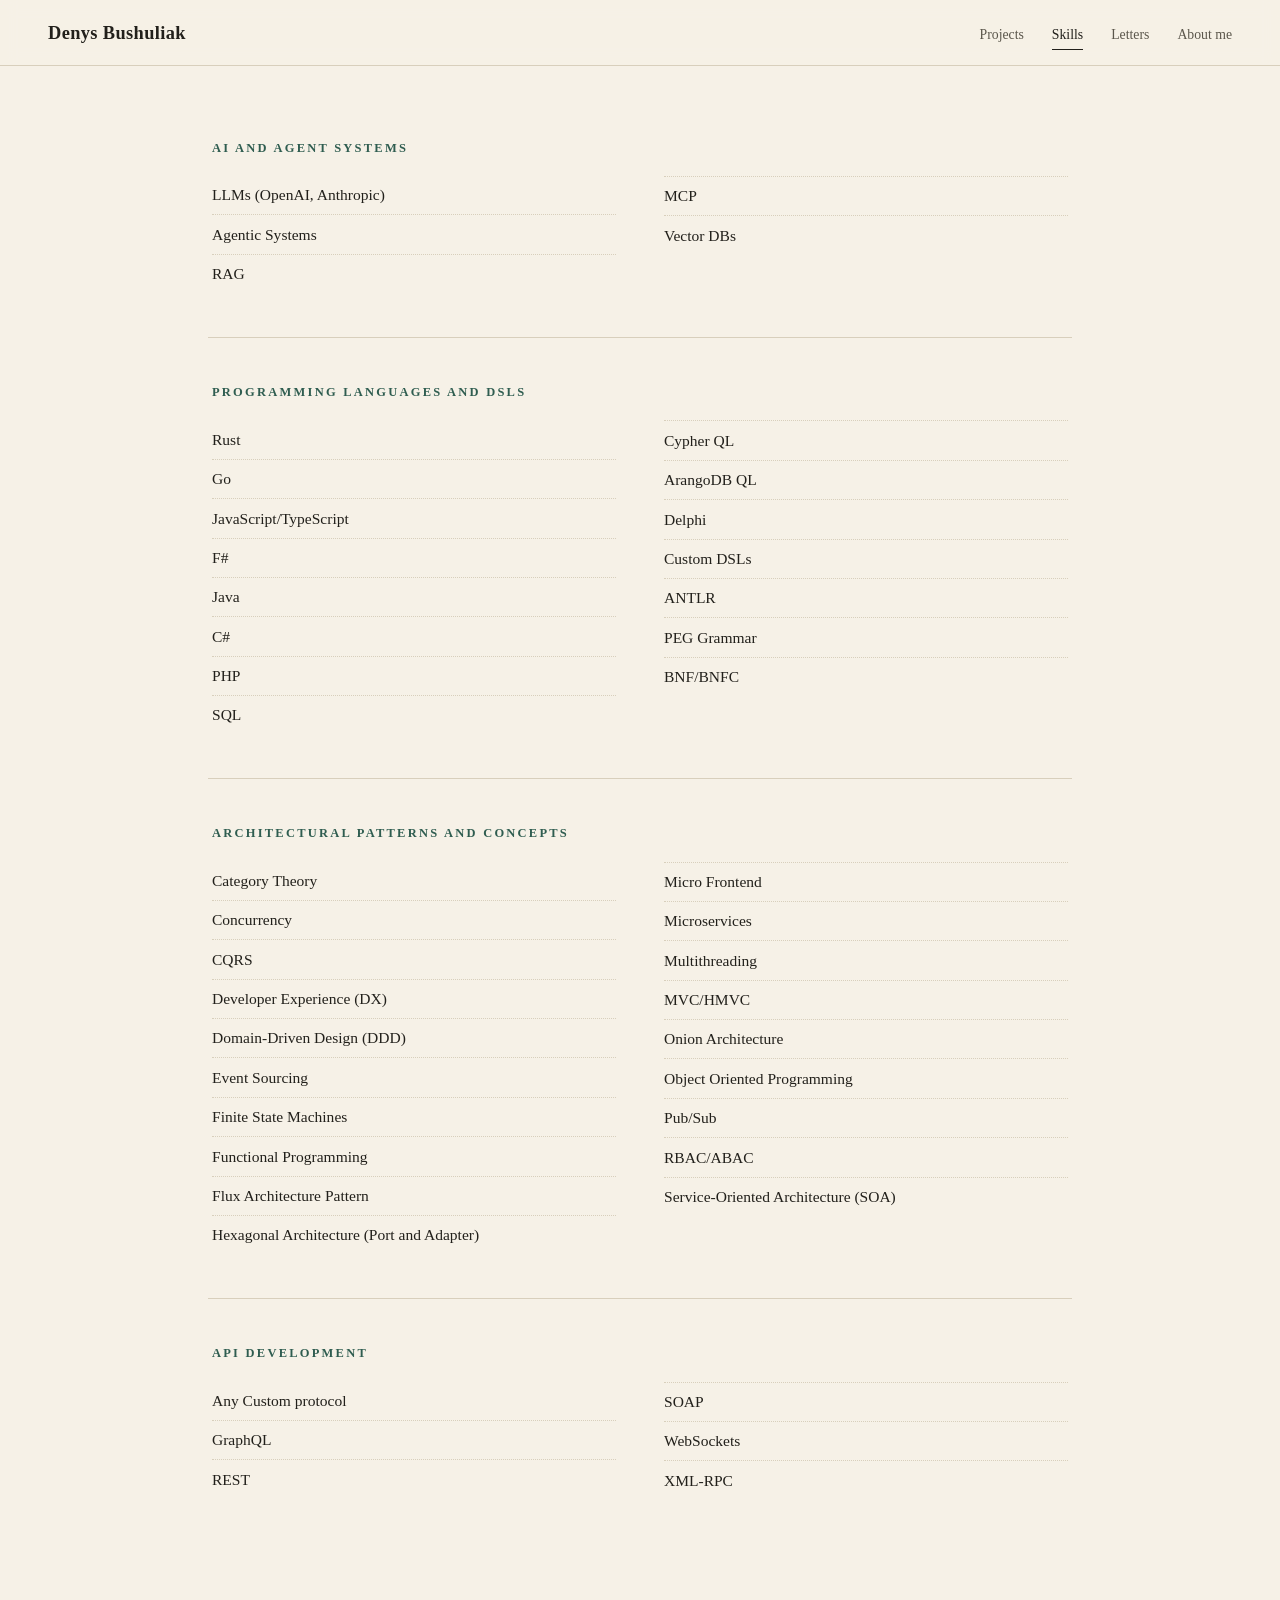
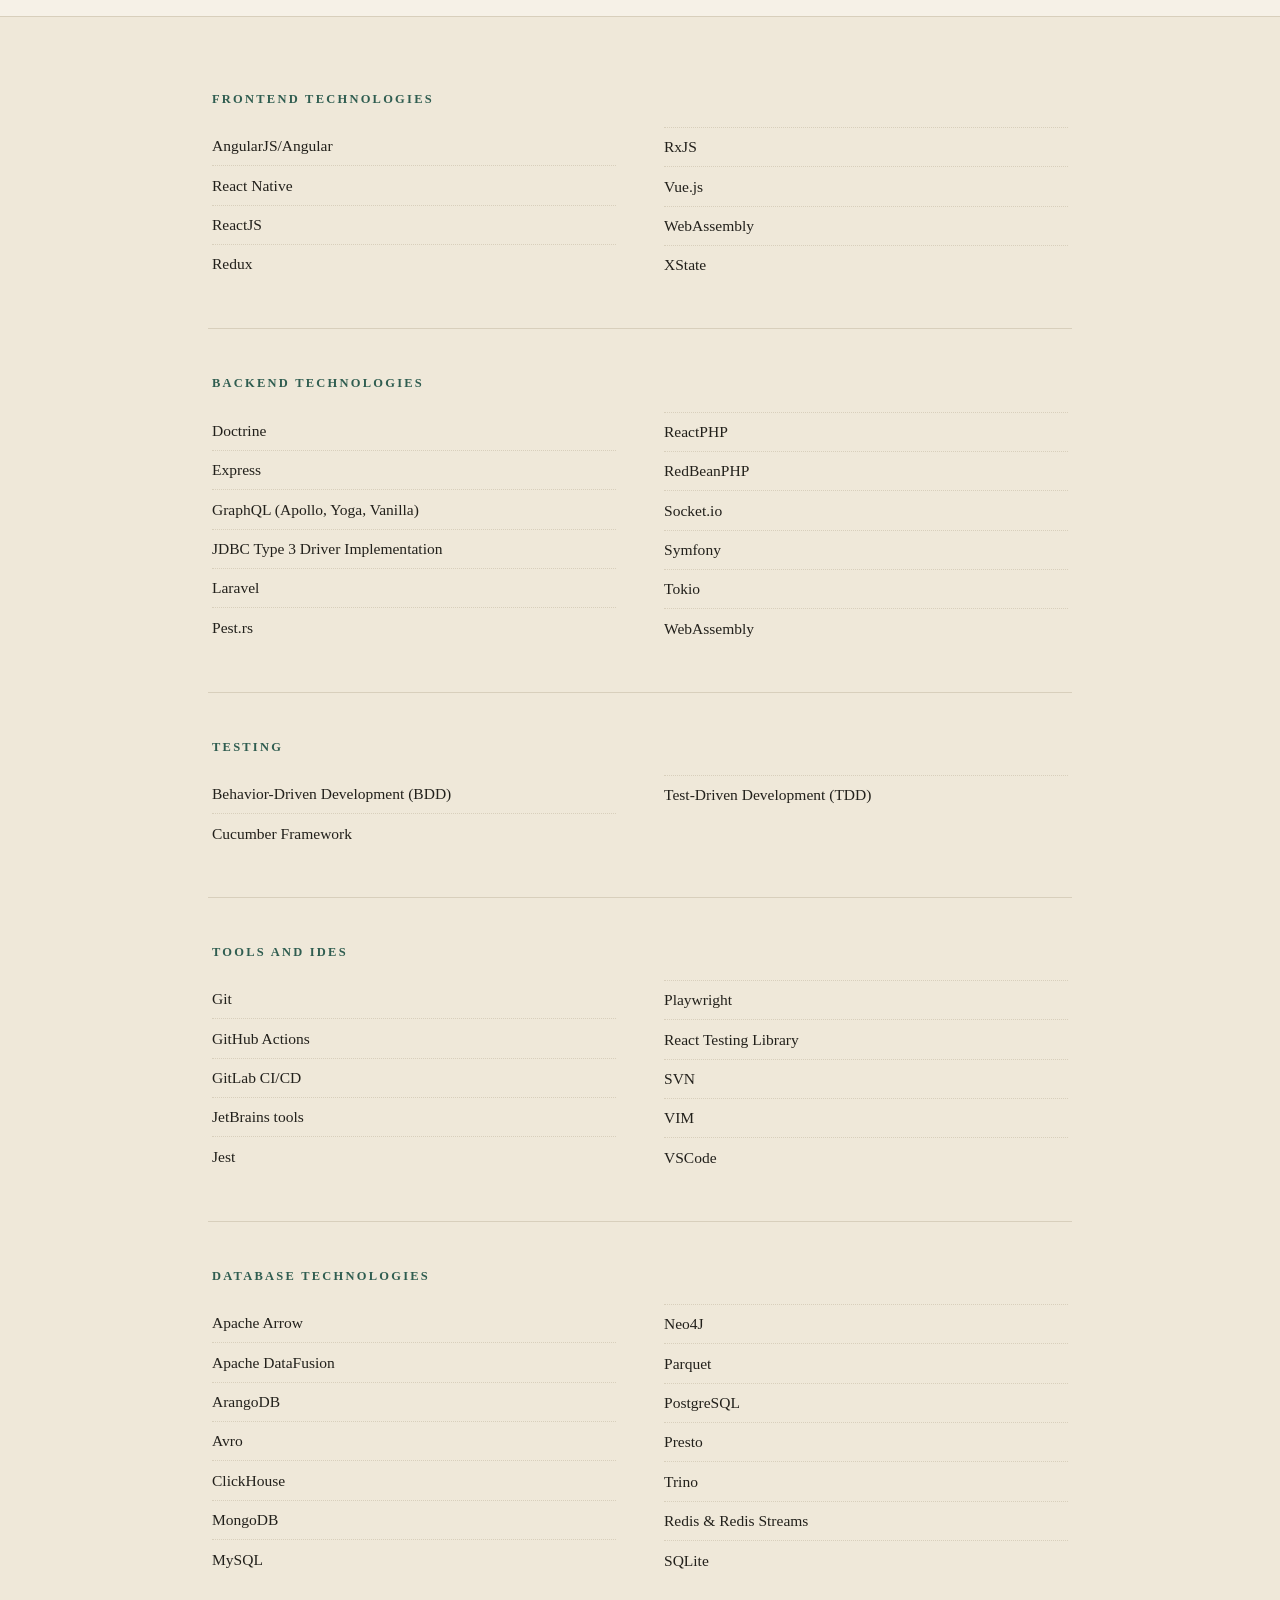
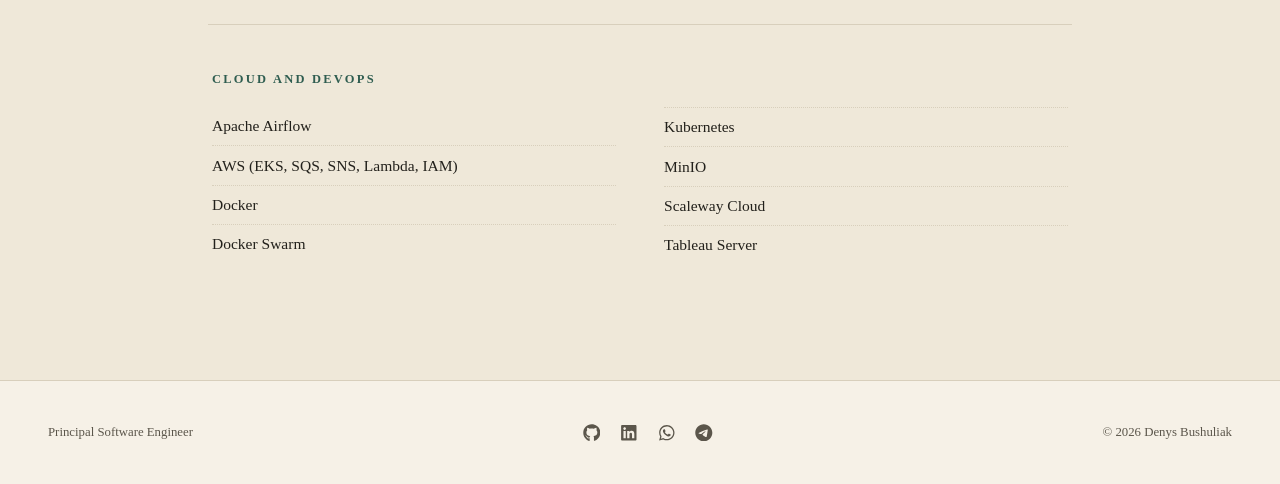
<file: skills.html>
<!doctype html>
<html lang="en">
	<head>
		<!-- Google tag (gtag.js) -->
		<script
			async
			src="https://www.googletagmanager.com/gtag/js?id=G-MKNLWKVNXL"
		></script>
		<script>
			window.dataLayer = window.dataLayer || [];
			function gtag() {
				dataLayer.push(arguments);
			}
			gtag("js", new Date());

			gtag("config", "G-MKNLWKVNXL");
		</script>
		<meta charset="UTF-8" />
		<meta name="viewport" content="width=device-width, initial-scale=1.0" />
		<meta http-equiv="X-UA-Compatible" content="ie=edge" />
		<title>Skills | Denys Bushuliak</title>
		<meta
			name="description"
			content="Technical skills: Rust, Go, JavaScript, CQRS, microservices, DDD, databases, and cloud."
		/>
		<link rel="stylesheet" href="assets/styles.css" />
		<link
			rel="icon"
			href="assets/favicons/icons8-favicon-ios-17-outlined-96.png"
			type="image/x-icon"
		/>
	</head>

	<body>
		<header class="site-header">
			<a class="site-title" href="index.html">Denys Bushuliak</a>
			<nav class="site-nav" aria-label="Main">
				<a href="projects.html" id="projects-link">Projects</a>
				<a href="skills.html" id="skills-link">Skills</a>
				<a href="recommendation_letters.html" id="recommendation-letters-link"
					>Letters</a
				>
				<a href="about.html" id="about-me-link">About me</a>
			</nav>
		</header>

		<main>
			<article>
				<style>
    #skills-link{
        color: var(--ink) !important;
        border-bottom: 1px solid var(--ink) !important;
    }
</style>
<div class="stripe">
<div class="wrap">
<div class="group">
<h3>AI and Agent Systems</h3>
<ul>
<li>LLMs (OpenAI, Anthropic)</li>
<li>Agentic Systems</li>
<li>RAG</li>
<li>MCP</li>
<li>Vector DBs</li>
</ul>
</div>
<div class="group">
<h3>Programming Languages and DSLs</h3>
<ul>
<li>Rust</li>
<li>Go</li>
<li>JavaScript/TypeScript</li>
<li>F#</li>
<li>Java</li>
<li>C#</li>
<li>PHP</li>
<li>SQL</li>
<li>Cypher QL</li>
<li>ArangoDB QL</li>
<li>Delphi</li>
<li>Custom DSLs</li>
<li>ANTLR</li>
<li>PEG Grammar</li>
<li>BNF/BNFC</li>
</ul>
</div>
<div class="group">
<h3>Architectural Patterns and Concepts</h3>
<ul>
<li>Category Theory</li>
<li>Concurrency</li>
<li>CQRS</li>
<li>Developer Experience (DX)</li>
<li>Domain-Driven Design (DDD)</li>
<li>Event Sourcing</li>
<li>Finite State Machines</li>
<li>Functional Programming</li>
<li>Flux Architecture Pattern</li>
<li>Hexagonal Architecture (Port and Adapter)</li>
<li>Micro Frontend</li>
<li>Microservices</li>
<li>Multithreading</li>
<li>MVC/HMVC</li>
<li>Onion Architecture</li>
<li>Object Oriented Programming</li>
<li>Pub/Sub</li>
<li>RBAC/ABAC</li>
<li>Service-Oriented Architecture (SOA)</li>
</ul>
</div>
<div class="group">
<h3>API Development</h3>
<ul>
<li>Any Custom protocol</li>
<li>GraphQL</li>
<li>REST</li>
<li>SOAP</li>
<li>WebSockets</li>
<li>XML-RPC</li>
</ul>
</div>
</div>
</div>
<div class="stripe stripe--alt">
<div class="wrap">
<div class="group">
<h3>Frontend Technologies</h3>
<ul>
<li>AngularJS/Angular</li>
<li>React Native</li>
<li>ReactJS</li>
<li>Redux</li>
<li>RxJS</li>
<li>Vue.js</li>
<li>WebAssembly</li>
<li>XState</li>
</ul>
</div>
<div class="group">
<h3>Backend Technologies</h3>
<ul>
<li>Doctrine</li>
<li>Express</li>
<li>GraphQL (Apollo, Yoga, Vanilla)</li>
<li>JDBC Type 3 Driver Implementation</li>
<li>Laravel</li>
<li>Pest.rs</li>
<li>ReactPHP</li>
<li>RedBeanPHP</li>
<li>Socket.io</li>
<li>Symfony</li>
<li>Tokio</li>
<li>WebAssembly</li>
</ul>
</div>
<div class="group">
<h3>Testing</h3>
<ul>
<li>Behavior-Driven Development (BDD)</li>
<li>Cucumber Framework</li>
<li>Test-Driven Development (TDD)</li>
</ul>
</div>
<div class="group">
<h3>Tools and IDEs</h3>
<ul>
<li>Git</li>
<li>GitHub Actions</li>
<li>GitLab CI/CD</li>
<li>JetBrains tools</li>
<li>Jest</li>
<li>Playwright</li>
<li>React Testing Library</li>
<li>SVN</li>
<li>VIM</li>
<li>VSCode</li>
</ul>
</div>
<div class="group">
<h3>Database Technologies</h3>
<ul>
<li>Apache Arrow</li>
<li>Apache DataFusion</li>
<li>ArangoDB</li>
<li>Avro</li>
<li>ClickHouse</li>
<li>MongoDB</li>
<li>MySQL</li>
<li>Neo4J</li>
<li>Parquet</li>
<li>PostgreSQL</li>
<li>Presto</li>
<li>Trino</li>
<li>Redis &amp; Redis Streams</li>
<li>SQLite</li>
</ul>
</div>
<div class="group">
<h3>Cloud and DevOps</h3>
<ul>
<li>Apache Airflow</li>
<li>AWS (EKS, SQS, SNS, Lambda, IAM)</li>
<li>Docker</li>
<li>Docker Swarm</li>
<li>Kubernetes</li>
<li>MinIO</li>
<li>Scaleway Cloud</li>
<li>Tableau Server</li>
</ul>
</div>
</div>
</div>

			</article>
		</main>

		<footer class="site-footer">
			<p class="site-tagline">Principal Software Engineer</p>
			<nav class="social-nav" aria-label="Social">
				<a href="https://github.com/denys-bushuliak" aria-label="GitHub">
					<svg
						xmlns="http://www.w3.org/2000/svg"
						viewBox="0 0 496 512"
						class="icon"
						aria-hidden="true"
					>
						<!--!Font Awesome Free 6.7.2 by @fontawesome - https://fontawesome.com License - https://fontawesome.com/license/free Copyright 2025 Fonticons, Inc.-->
						<path
							d="M165.9 397.4c0 2-2.3 3.6-5.2 3.6-3.3 .3-5.6-1.3-5.6-3.6 0-2 2.3-3.6 5.2-3.6 3-.3 5.6 1.3 5.6 3.6zm-31.1-4.5c-.7 2 1.3 4.3 4.3 4.9 2.6 1 5.6 0 6.2-2s-1.3-4.3-4.3-5.2c-2.6-.7-5.5 .3-6.2 2.3zm44.2-1.7c-2.9 .7-4.9 2.6-4.6 4.9 .3 2 2.9 3.3 5.9 2.6 2.9-.7 4.9-2.6 4.6-4.6-.3-1.9-3-3.2-5.9-2.9zM244.8 8C106.1 8 0 113.3 0 252c0 110.9 69.8 205.8 169.5 239.2 12.8 2.3 17.3-5.6 17.3-12.1 0-6.2-.3-40.4-.3-61.4 0 0-70 15-84.7-29.8 0 0-11.4-29.1-27.8-36.6 0 0-22.9-15.7 1.6-15.4 0 0 24.9 2 38.6 25.8 21.9 38.6 58.6 27.5 72.9 20.9 2.3-16 8.8-27.1 16-33.7-55.9-6.2-112.3-14.3-112.3-110.5 0-27.5 7.6-41.3 23.6-58.9-2.6-6.5-11.1-33.3 2.6-67.9 20.9-6.5 69 27 69 27 20-5.6 41.5-8.5 62.8-8.5s42.8 2.9 62.8 8.5c0 0 48.1-33.6 69-27 13.7 34.7 5.2 61.4 2.6 67.9 16 17.7 25.8 31.5 25.8 58.9 0 96.5-58.9 104.2-114.8 110.5 9.2 7.9 17 22.9 17 46.4 0 33.7-.3 75.4-.3 83.6 0 6.5 4.6 14.4 17.3 12.1C428.2 457.8 496 362.9 496 252 496 113.3 383.5 8 244.8 8zM97.2 352.9c-1.3 1-1 3.3 .7 5.2 1.6 1.6 3.9 2.3 5.2 1 1.3-1 1-3.3-.7-5.2-1.6-1.6-3.9-2.3-5.2-1zm-10.8-8.1c-.7 1.3 .3 2.9 2.3 3.9 1.6 1 3.6 .7 4.3-.7 .7-1.3-.3-2.9-2.3-3.9-2-.6-3.6-.3-4.3 .7zm32.4 35.6c-1.6 1.3-1 4.3 1.3 6.2 2.3 2.3 5.2 2.6 6.5 1 1.3-1.3 .7-4.3-1.3-6.2-2.2-2.3-5.2-2.6-6.5-1zm-11.4-14.7c-1.6 1-1.6 3.6 0 5.9 1.6 2.3 4.3 3.3 5.6 2.3 1.6-1.3 1.6-3.9 0-6.2-1.4-2.3-4-3.3-5.6-2z"
						/></svg
				></a>
				<a href="https://www.linkedin.com/in/denys-bushulyak/" aria-label="LinkedIn"
					><svg
						xmlns="http://www.w3.org/2000/svg"
						viewBox="0 0 448 512"
						class="icon"
						aria-hidden="true"
					>
						<!--!Font Awesome Free 6.7.2 by @fontawesome - https://fontawesome.com License - https://fontawesome.com/license/free Copyright 2025 Fonticons, Inc.-->
						<path
							d="M416 32H31.9C14.3 32 0 46.5 0 64.3v383.4C0 465.5 14.3 480 31.9 480H416c17.6 0 32-14.5 32-32.3V64.3c0-17.8-14.4-32.3-32-32.3zM135.4 416H69V202.2h66.5V416zm-33.2-243c-21.3 0-38.5-17.3-38.5-38.5S80.9 96 102.2 96c21.2 0 38.5 17.3 38.5 38.5 0 21.3-17.2 38.5-38.5 38.5zm282.1 243h-66.4V312c0-24.8-.5-56.7-34.5-56.7-34.6 0-39.9 27-39.9 54.9V416h-66.4V202.2h63.7v29.2h.9c8.9-16.8 30.6-34.5 62.9-34.5 67.2 0 79.7 44.3 79.7 101.9V416z"
						/></svg
				></a>
				<a href="https://wa.me/436602273906" aria-label="WhatsApp"
					><svg
						xmlns="http://www.w3.org/2000/svg"
						viewBox="0 0 448 512"
						class="icon"
						aria-hidden="true"
					>
						<!--!Font Awesome Free 6.7.2 by @fontawesome - https://fontawesome.com License - https://fontawesome.com/license/free Copyright 2025 Fonticons, Inc.-->
						<path
							d="M380.9 97.1C339 55.1 283.2 32 223.9 32c-122.4 0-222 99.6-222 222 0 39.1 10.2 77.3 29.6 111L0 480l117.7-30.9c32.4 17.7 68.9 27 106.1 27h.1c122.3 0 224.1-99.6 224.1-222 0-59.3-25.2-115-67.1-157zm-157 341.6c-33.2 0-65.7-8.9-94-25.7l-6.7-4-69.8 18.3L72 359.2l-4.4-7c-18.5-29.4-28.2-63.3-28.2-98.2 0-101.7 82.8-184.5 184.6-184.5 49.3 0 95.6 19.2 130.4 54.1 34.8 34.9 56.2 81.2 56.1 130.5 0 101.8-84.9 184.6-186.6 184.6zm101.2-138.2c-5.5-2.8-32.8-16.2-37.9-18-5.1-1.9-8.8-2.8-12.5 2.8-3.7 5.6-14.3 18-17.6 21.8-3.2 3.7-6.5 4.2-12 1.4-32.6-16.3-54-29.1-75.5-66-5.7-9.8 5.7-9.1 16.3-30.3 1.8-3.7 .9-6.9-.5-9.7-1.4-2.8-12.5-30.1-17.1-41.2-4.5-10.8-9.1-9.3-12.5-9.5-3.2-.2-6.9-.2-10.6-.2-3.7 0-9.7 1.4-14.8 6.9-5.1 5.6-19.4 19-19.4 46.3 0 27.3 19.9 53.7 22.6 57.4 2.8 3.7 39.1 59.7 94.8 83.8 35.2 15.2 49 16.5 66.6 13.9 10.7-1.6 32.8-13.4 37.4-26.4 4.6-13 4.6-24.1 3.2-26.4-1.3-2.5-5-3.9-10.5-6.6z"
						/></svg
				></a>
				<a href="https://telegram.me/+436602273906" aria-label="Telegram"
					><svg
						xmlns="http://www.w3.org/2000/svg"
						viewBox="0 0 496 512"
						class="icon"
						aria-hidden="true"
					>
						<!--!Font Awesome Free 6.7.2 by @fontawesome - https://fontawesome.com License - https://fontawesome.com/license/free Copyright 2025 Fonticons, Inc.-->
						<path
							d="M248 8C111 8 0 119 0 256S111 504 248 504 496 393 496 256 385 8 248 8zM363 176.7c-3.7 39.2-19.9 134.4-28.1 178.3-3.5 18.6-10.3 24.8-16.9 25.4-14.4 1.3-25.3-9.5-39.3-18.7-21.8-14.3-34.2-23.2-55.3-37.2-24.5-16.1-8.6-25 5.3-39.5 3.7-3.8 67.1-61.5 68.3-66.7 .2-.7 .3-3.1-1.2-4.4s-3.6-.8-5.1-.5q-3.3 .7-104.6 69.1-14.8 10.2-26.9 9.9c-8.9-.2-25.9-5-38.6-9.1-15.5-5-27.9-7.7-26.8-16.3q.8-6.7 18.5-13.7 108.4-47.2 144.6-62.3c68.9-28.6 83.2-33.6 92.5-33.8 2.1 0 6.6 .5 9.6 2.9a10.5 10.5 0 0 1 3.5 6.7A43.8 43.8 0 0 1 363 176.7z"
						/></svg
				></a>
			</nav>
			<p>&copy; 2026 Denys Bushuliak</p>
		</footer>
	</body>
</html>
</file>
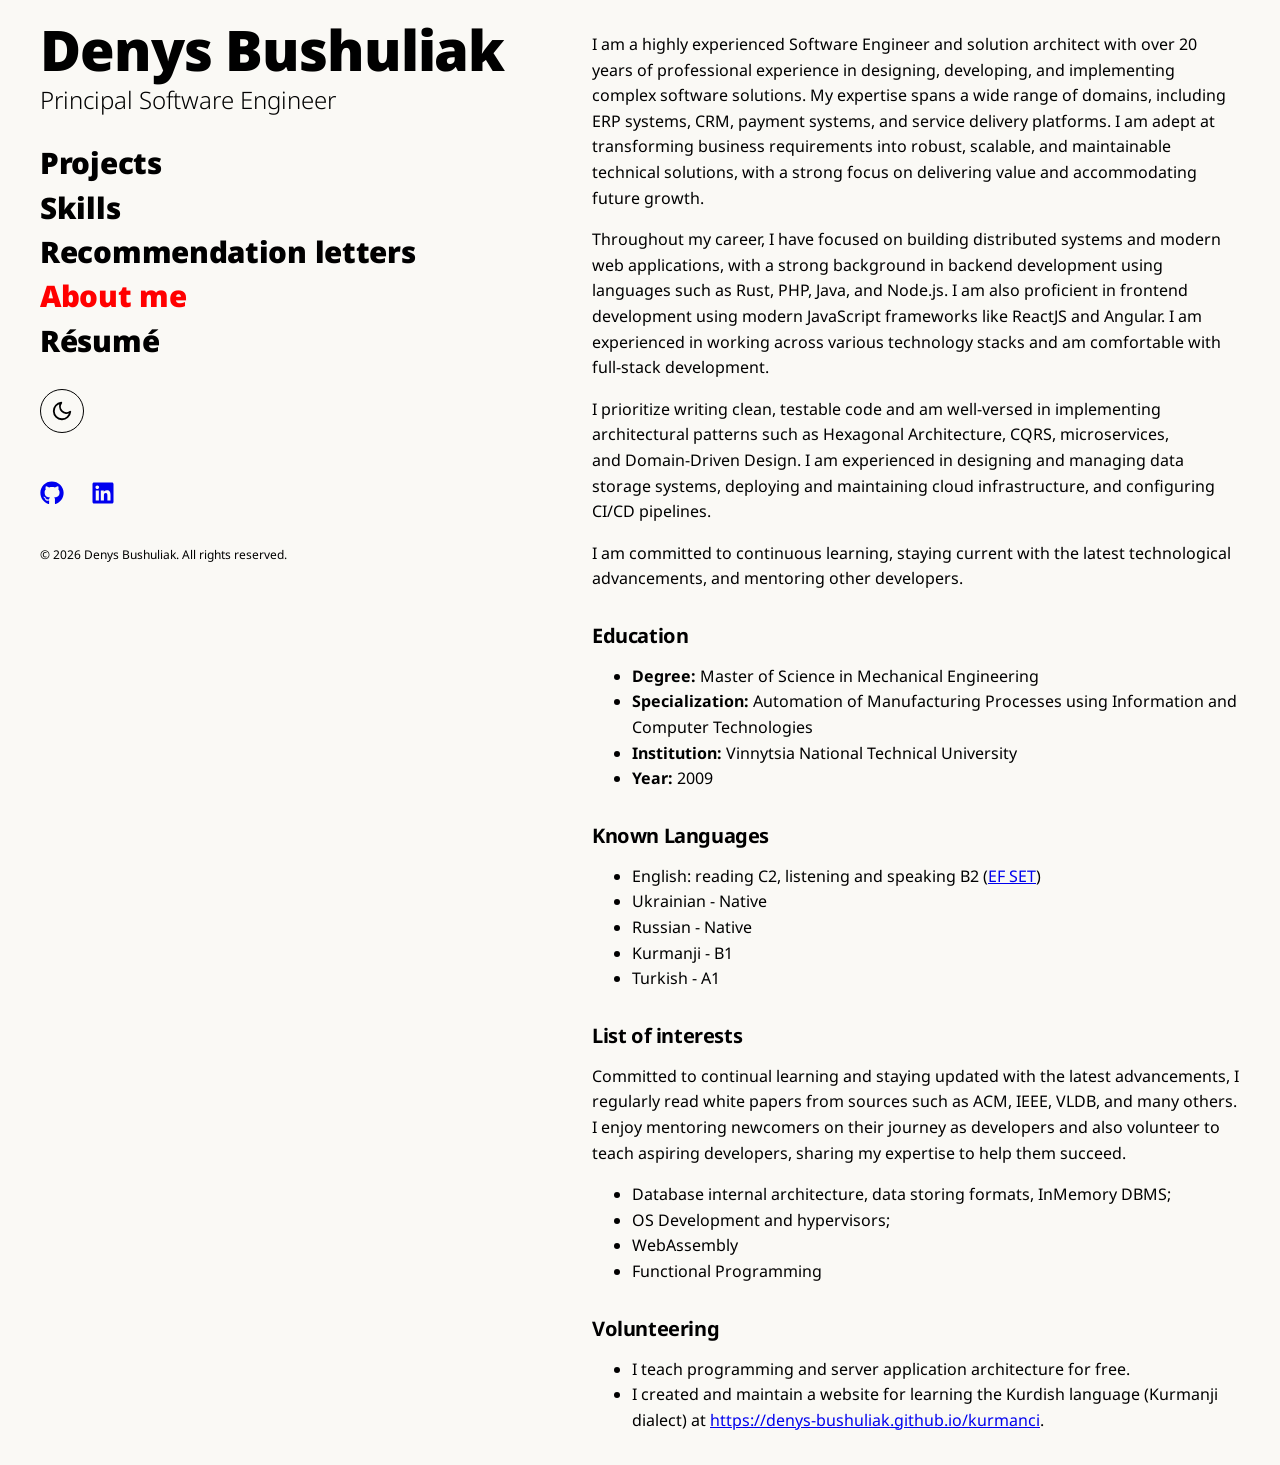
<file: docs/about.html>
<!doctype html>
<html lang="en">
	<head>
		<!-- Google tag (gtag.js) -->
		<script
			async
			src="https://www.googletagmanager.com/gtag/js?id=G-MKNLWKVNXL"
		></script>
		<script>
			window.dataLayer = window.dataLayer || [];
			function gtag() {
				dataLayer.push(arguments);
			}
			gtag("js", new Date());

			gtag("config", "G-MKNLWKVNXL");
		</script>
		<meta charset="UTF-8" />
		<meta name="viewport" content="width=device-width, initial-scale=1.0" />
		<meta http-equiv="X-UA-Compatible" content="ie=edge" />
		<meta name="color-scheme" content="light dark" />
		<script>
			(function () {
				document.documentElement.classList.add("js");
				try {
					var theme = localStorage.getItem("theme");
					if (theme !== "dark" && theme !== "light") {
						theme = window.matchMedia("(prefers-color-scheme: dark)").matches
							? "dark"
							: "light";
					}
					document.documentElement.setAttribute("data-theme", theme);
				} catch (error) {}
			})();
		</script>
		<noscript>
			<style>
				#theme-toggle,
				#nav-toggle {
					display: none;
				}
			</style>
		</noscript>
		<title>About Me | Denys Bushuliak</title>
		<meta
			name="description"
			content="Background, education, languages, interests, and volunteering."
		/>
		<link rel="stylesheet" href="assets/styles.css" />
		<link
			rel="icon"
			href="assets/favicons/icons8-favicon-ios-17-outlined-96.png"
			type="image/x-icon"
		/>
		<link rel="preconnect" href="https://fonts.googleapis.com" />
		<link rel="preconnect" href="https://fonts.gstatic.com" crossorigin />
		<link
			href="https://fonts.googleapis.com/css2?family=Noto+Sans:ital,wght@0,100..900;1,100..900&display=swap"
			rel="stylesheet"
		/>
	</head>

	<body>
		<main>
			<div id="sidebar">
				<header>
					<hgroup>
						<h1><a href="index.html">Denys Bushuliak</a></h1>
						<p>Principal Software Engineer</p>
					</hgroup>
					<button
						id="nav-toggle"
						type="button"
						aria-expanded="false"
						aria-controls="vertical-nav"
						aria-label="Toggle navigation menu"
					>
						<svg class="icon-menu" xmlns="http://www.w3.org/2000/svg" viewBox="0 0 24 24" fill="none" stroke="currentColor" stroke-width="2" stroke-linecap="round" aria-hidden="true">
							<path d="M3 6h18M3 12h18M3 18h18" />
						</svg>
						<svg class="icon-close" xmlns="http://www.w3.org/2000/svg" viewBox="0 0 24 24" fill="none" stroke="currentColor" stroke-width="2" stroke-linecap="round" aria-hidden="true">
							<path d="M6 6l12 12M18 6L6 18" />
						</svg>
					</button>
				</header>
				<nav id="vertical-nav" aria-label="Main">
					<a href="projects.html" id="projects-link">Projects</a>
					<a href="skills.html" id="skills-link">Skills</a>
					<a
						href="recommendation_letters.html"
						id="recommendation-letters-link"
						>Recommendation letters</a
					>
					<a href="about.html" id="about-me-link">About me</a>
					<a href="resume.html" id="resume-link">Résumé</a>
				</nav>
				<button id="theme-toggle" type="button" aria-label="Toggle color theme">
					<svg class="icon-moon" xmlns="http://www.w3.org/2000/svg" viewBox="0 0 24 24" fill="none" stroke="currentColor" stroke-width="2" stroke-linecap="round" stroke-linejoin="round" aria-hidden="true">
						<path d="M21 12.79A9 9 0 1 1 11.21 3 7 7 0 0 0 21 12.79z" />
					</svg>
					<svg class="icon-sun" xmlns="http://www.w3.org/2000/svg" viewBox="0 0 24 24" fill="none" stroke="currentColor" stroke-width="2" stroke-linecap="round" stroke-linejoin="round" aria-hidden="true">
						<circle cx="12" cy="12" r="5" />
						<path d="M12 1v2M12 21v2M4.22 4.22l1.42 1.42M18.36 18.36l1.42 1.42M1 12h2M21 12h2M4.22 19.78l1.42-1.42M18.36 5.64l1.42-1.42" />
					</svg>
				</button>
				<footer id="footer">
					<nav aria-label="Social">
						<a href="https://github.com/denys-bushuliak" aria-label="GitHub">
							<svg
								xmlns="http://www.w3.org/2000/svg"
								viewBox="0 0 496 512"
								class="icon"
								aria-hidden="true"
							>
								<!--!Font Awesome Free 6.7.2 by @fontawesome - https://fontawesome.com License - https://fontawesome.com/license/free Copyright 2025 Fonticons, Inc.-->
								<path
									d="M165.9 397.4c0 2-2.3 3.6-5.2 3.6-3.3 .3-5.6-1.3-5.6-3.6 0-2 2.3-3.6 5.2-3.6 3-.3 5.6 1.3 5.6 3.6zm-31.1-4.5c-.7 2 1.3 4.3 4.3 4.9 2.6 1 5.6 0 6.2-2s-1.3-4.3-4.3-5.2c-2.6-.7-5.5 .3-6.2 2.3zm44.2-1.7c-2.9 .7-4.9 2.6-4.6 4.9 .3 2 2.9 3.3 5.9 2.6 2.9-.7 4.9-2.6 4.6-4.6-.3-1.9-3-3.2-5.9-2.9zM244.8 8C106.1 8 0 113.3 0 252c0 110.9 69.8 205.8 169.5 239.2 12.8 2.3 17.3-5.6 17.3-12.1 0-6.2-.3-40.4-.3-61.4 0 0-70 15-84.7-29.8 0 0-11.4-29.1-27.8-36.6 0 0-22.9-15.7 1.6-15.4 0 0 24.9 2 38.6 25.8 21.9 38.6 58.6 27.5 72.9 20.9 2.3-16 8.8-27.1 16-33.7-55.9-6.2-112.3-14.3-112.3-110.5 0-27.5 7.6-41.3 23.6-58.9-2.6-6.5-11.1-33.3 2.6-67.9 20.9-6.5 69 27 69 27 20-5.6 41.5-8.5 62.8-8.5s42.8 2.9 62.8 8.5c0 0 48.1-33.6 69-27 13.7 34.7 5.2 61.4 2.6 67.9 16 17.7 25.8 31.5 25.8 58.9 0 96.5-58.9 104.2-114.8 110.5 9.2 7.9 17 22.9 17 46.4 0 33.7-.3 75.4-.3 83.6 0 6.5 4.6 14.4 17.3 12.1C428.2 457.8 496 362.9 496 252 496 113.3 383.5 8 244.8 8zM97.2 352.9c-1.3 1-1 3.3 .7 5.2 1.6 1.6 3.9 2.3 5.2 1 1.3-1 1-3.3-.7-5.2-1.6-1.6-3.9-2.3-5.2-1zm-10.8-8.1c-.7 1.3 .3 2.9 2.3 3.9 1.6 1 3.6 .7 4.3-.7 .7-1.3-.3-2.9-2.3-3.9-2-.6-3.6-.3-4.3 .7zm32.4 35.6c-1.6 1.3-1 4.3 1.3 6.2 2.3 2.3 5.2 2.6 6.5 1 1.3-1.3 .7-4.3-1.3-6.2-2.2-2.3-5.2-2.6-6.5-1zm-11.4-14.7c-1.6 1-1.6 3.6 0 5.9 1.6 2.3 4.3 3.3 5.6 2.3 1.6-1.3 1.6-3.9 0-6.2-1.4-2.3-4-3.3-5.6-2z"
								/></svg
						></a>
						<a
							href="https://www.linkedin.com/in/denys-bushulyak/"
							aria-label="LinkedIn"
							><svg
								xmlns="http://www.w3.org/2000/svg"
								viewBox="0 0 448 512"
								class="icon"
								aria-hidden="true"
							>
								<!--!Font Awesome Free 6.7.2 by @fontawesome - https://fontawesome.com License - https://fontawesome.com/license/free Copyright 2025 Fonticons, Inc.-->
								<path
									d="M416 32H31.9C14.3 32 0 46.5 0 64.3v383.4C0 465.5 14.3 480 31.9 480H416c17.6 0 32-14.5 32-32.3V64.3c0-17.8-14.4-32.3-32-32.3zM135.4 416H69V202.2h66.5V416zm-33.2-243c-21.3 0-38.5-17.3-38.5-38.5S80.9 96 102.2 96c21.2 0 38.5 17.3 38.5 38.5 0 21.3-17.2 38.5-38.5 38.5zm282.1 243h-66.4V312c0-24.8-.5-56.7-34.5-56.7-34.6 0-39.9 27-39.9 54.9V416h-66.4V202.2h63.7v29.2h.9c8.9-16.8 30.6-34.5 62.9-34.5 67.2 0 79.7 44.3 79.7 101.9V416z"
								/></svg
						></a>
					</nav>
					<p>&copy; 2026 Denys Bushuliak. All rights reserved.</p>
				</footer>
			</div>
			<article>
				<style>
    #about-me-link{
        color: var(--active-nav-link-color) !important;
    }
</style>
<p>I am a highly experienced Software Engineer and solution architect with over 20 years of professional experience in designing, developing, and implementing complex software solutions.  My expertise spans a wide range of domains, including ERP systems, CRM, payment systems, and service delivery platforms.  I am adept at transforming business requirements into robust, scalable, and maintainable technical solutions, with a strong focus on delivering value and accommodating future growth.</p>
<p>Throughout my career, I have focused on building distributed systems and modern web applications, with a strong background in backend development using languages such as Rust, PHP, Java, and Node.js.  I am also proficient in frontend development using modern JavaScript frameworks like ReactJS and Angular.  I am experienced in working across various technology stacks and am comfortable with full-stack development.</p>
<p>I prioritize writing clean, testable code and am well-versed in implementing architectural patterns such as Hexagonal Architecture, CQRS, microservices, and Domain-Driven Design.  I am experienced in designing and managing data storage systems, deploying and maintaining cloud infrastructure, and configuring CI/CD pipelines.</p>
<p>I am committed to continuous learning, staying current with the latest technological advancements, and mentoring other developers.</p>
<h3 id="education">Education</h3>
<ul>
<li><strong>Degree:</strong> Master of Science in Mechanical Engineering</li>
<li><strong>Specialization:</strong> Automation of Manufacturing Processes using Information and Computer Technologies</li>
<li><strong>Institution:</strong> Vinnytsia National Technical University</li>
<li><strong>Year:</strong> 2009</li>
</ul>
<h3>Known Languages</h3>
<ul>
<li>English: reading C2, listening and speaking B2 (<a href="https://cert.efset.org/WSdoAM">EF SET</a>)</li>
<li>Ukrainian - Native</li>
<li>Russian - Native</li>
<li>Kurmanji - B1</li>
<li>Turkish - A1</li>
</ul>
<h3 id="list-of-interests">List of interests</h3>
<p>Committed to continual learning and staying updated with the latest advancements, I regularly read white papers from sources such as ACM, IEEE, VLDB, and many others. I enjoy mentoring newcomers on their journey as developers and also volunteer to teach aspiring developers, sharing my expertise to help them succeed.</p>
<ul>
<li>Database internal architecture, data storing formats, InMemory DBMS;</li>
<li>OS Development and hypervisors;</li>
<li>WebAssembly</li>
<li>Functional Programming</li>
</ul>
<h3 id="volunteering">Volunteering</h3>
<ul>
<li>I teach programming and server application architecture for free.</li>
<li>I created and maintain a website for learning the Kurdish language (Kurmanji dialect) at <a href="https://denys-bushuliak.github.io/kurmanci">https://denys-bushuliak.github.io/kurmanci</a>.</li>
</ul>

			</article>
		</main>
		<script>
			(function () {
				var toggle = document.getElementById("theme-toggle");
				if (!toggle) {
					return;
				}
				toggle.addEventListener("click", function () {
					var root = document.documentElement;
					var nextTheme =
						root.getAttribute("data-theme") === "dark" ? "light" : "dark";
					root.setAttribute("data-theme", nextTheme);
					try {
						localStorage.setItem("theme", nextTheme);
					} catch (error) {}
				});
			})();

			(function () {
				var toggle = document.getElementById("nav-toggle");
				var nav = document.getElementById("vertical-nav");
				if (!toggle || !nav) {
					return;
				}
				var root = document.documentElement;
				function setOpen(open) {
					toggle.setAttribute("aria-expanded", String(open));
					if (open) {
						root.setAttribute("data-nav", "open");
					} else {
						root.removeAttribute("data-nav");
					}
				}
				toggle.addEventListener("click", function () {
					setOpen(root.getAttribute("data-nav") !== "open");
				});
				nav.addEventListener("click", function (event) {
					if (event.target.closest("a")) {
						setOpen(false);
					}
				});
				document.addEventListener("keydown", function (event) {
					if (event.key === "Escape") {
						setOpen(false);
					}
				});
			})();
		</script>
	</body>
</html>
</file>
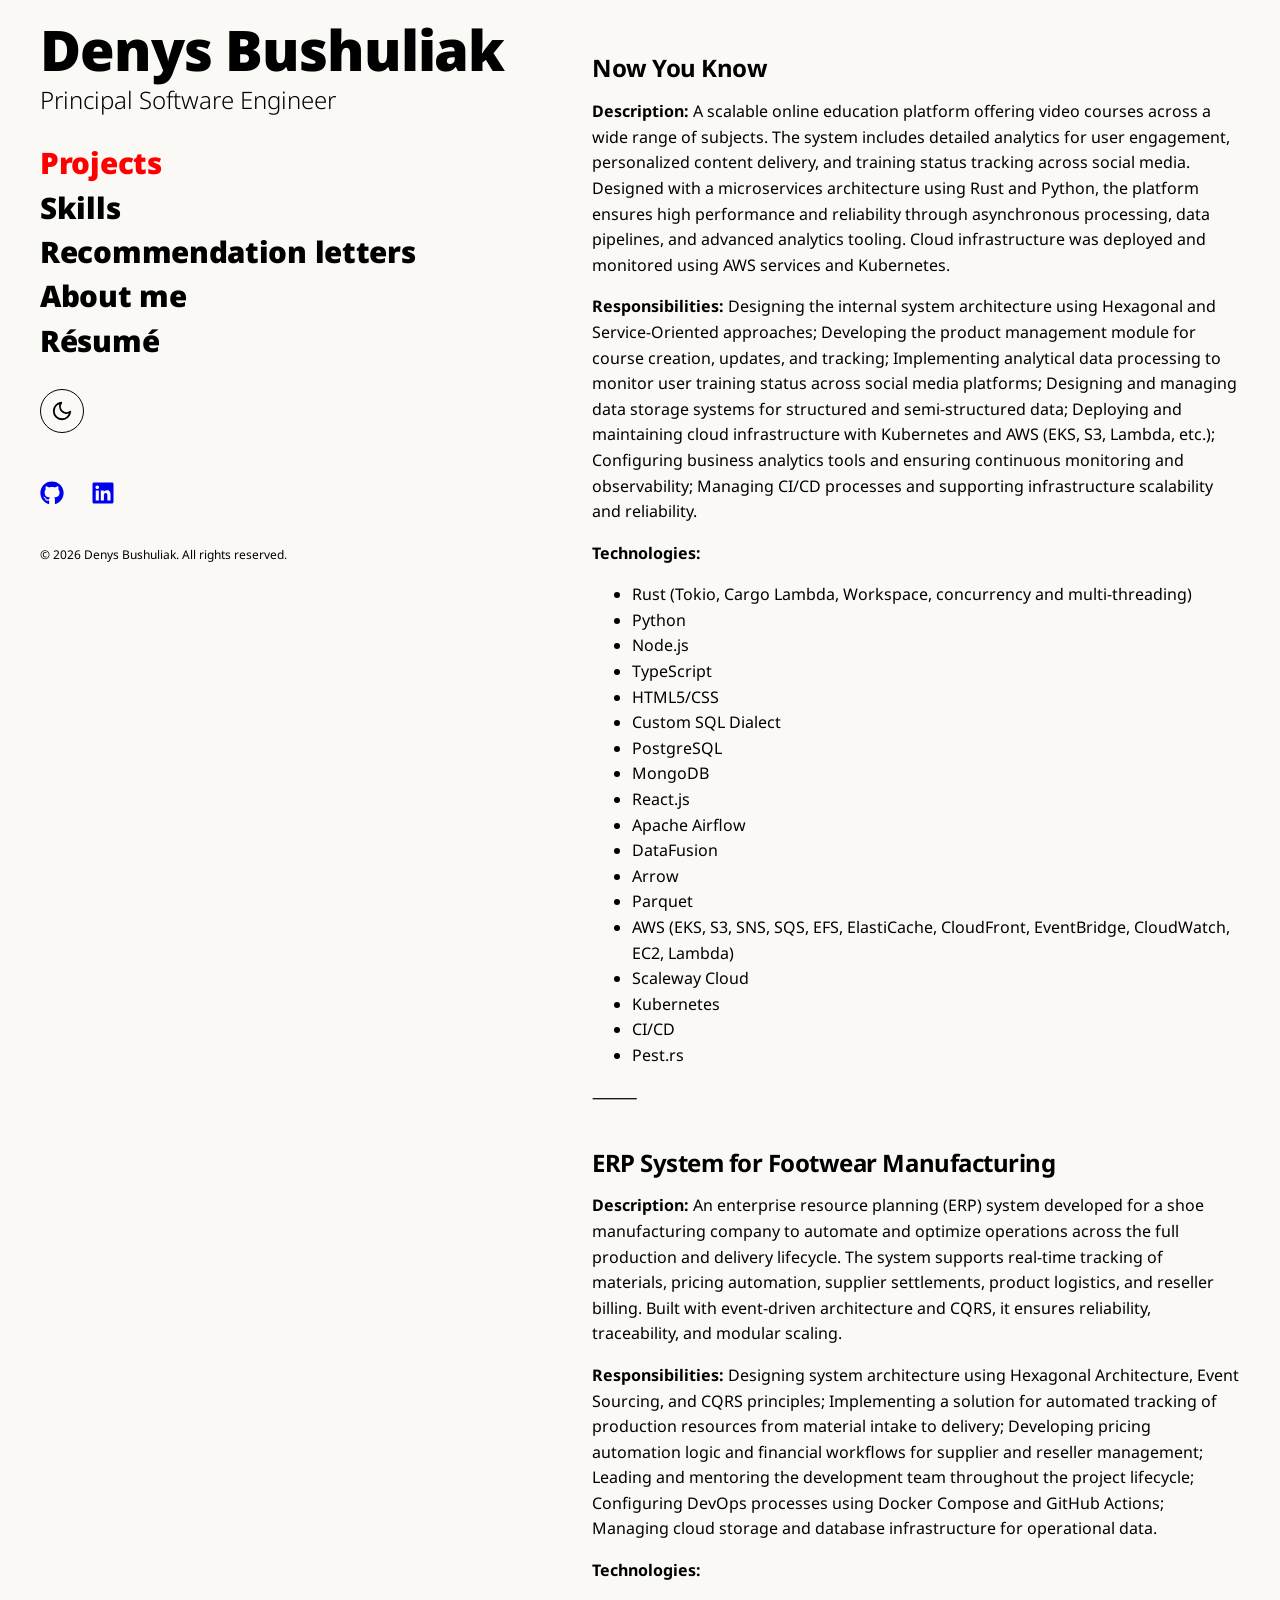
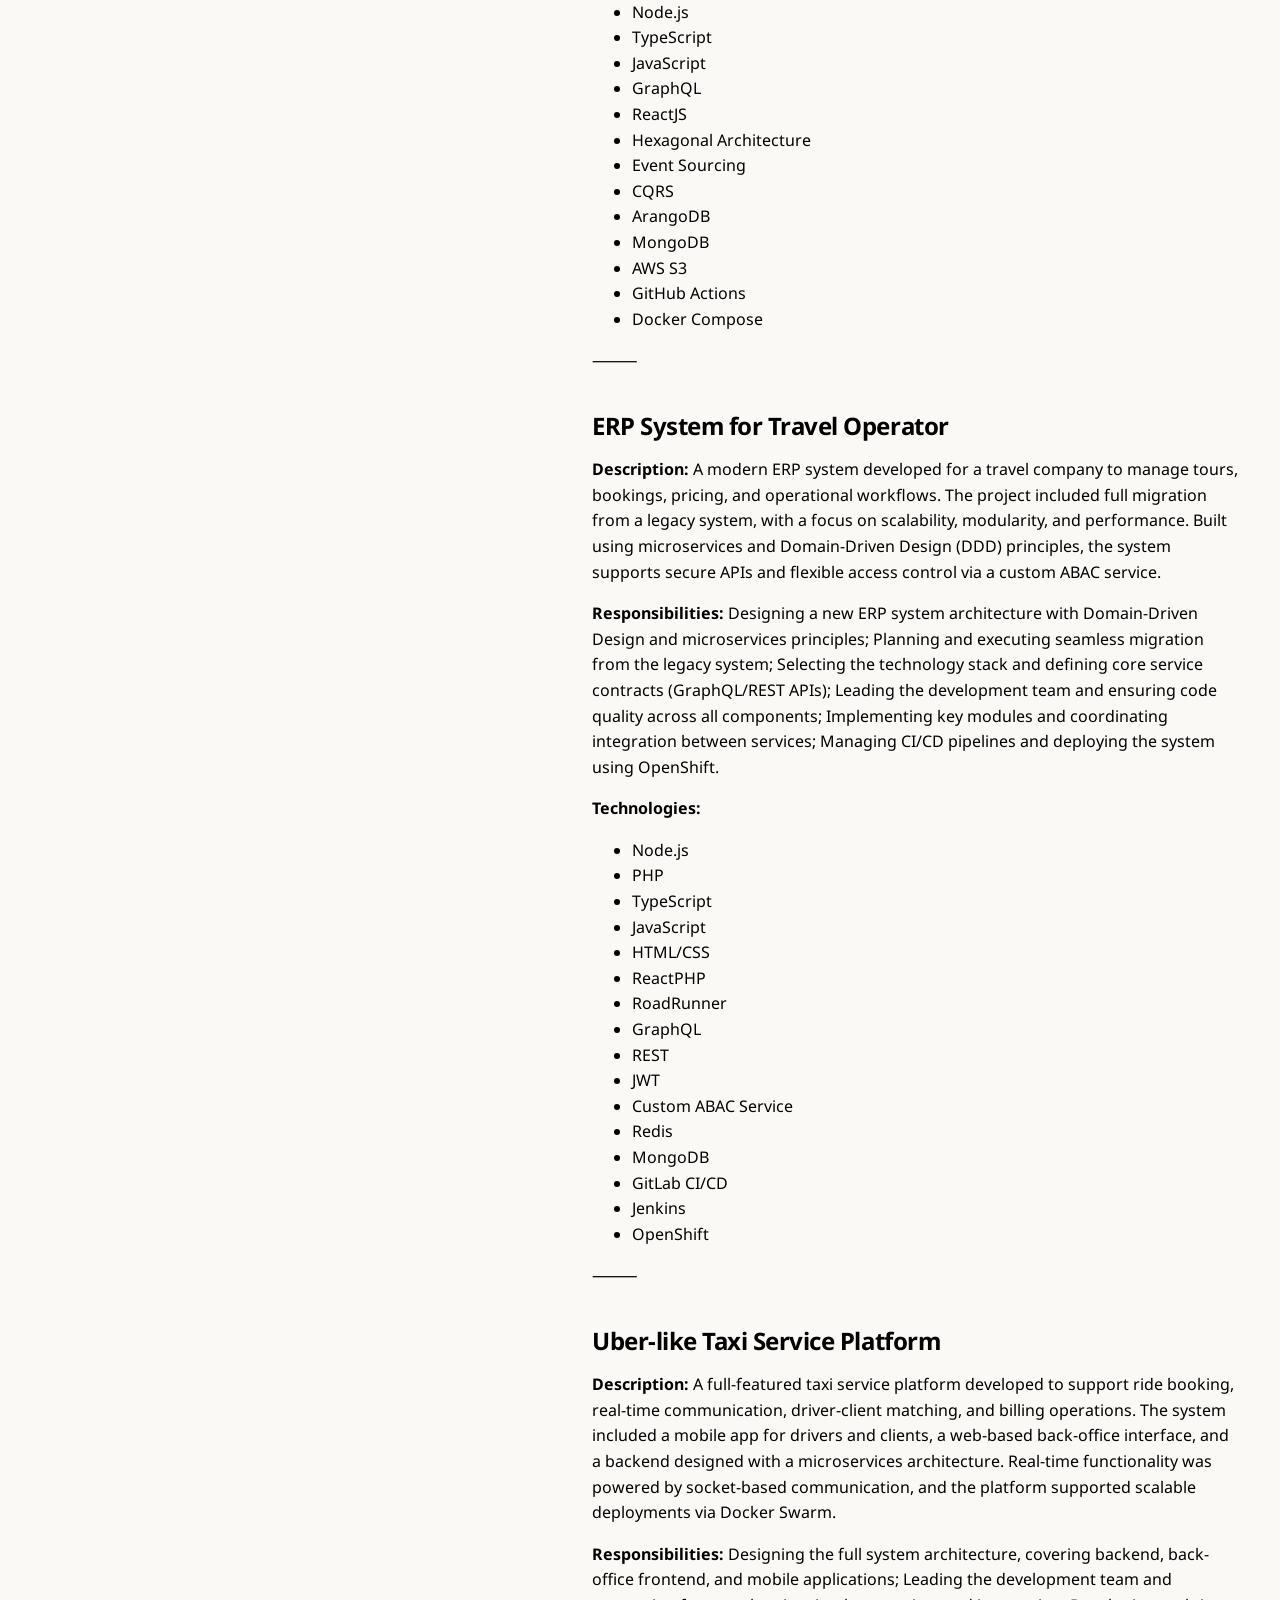
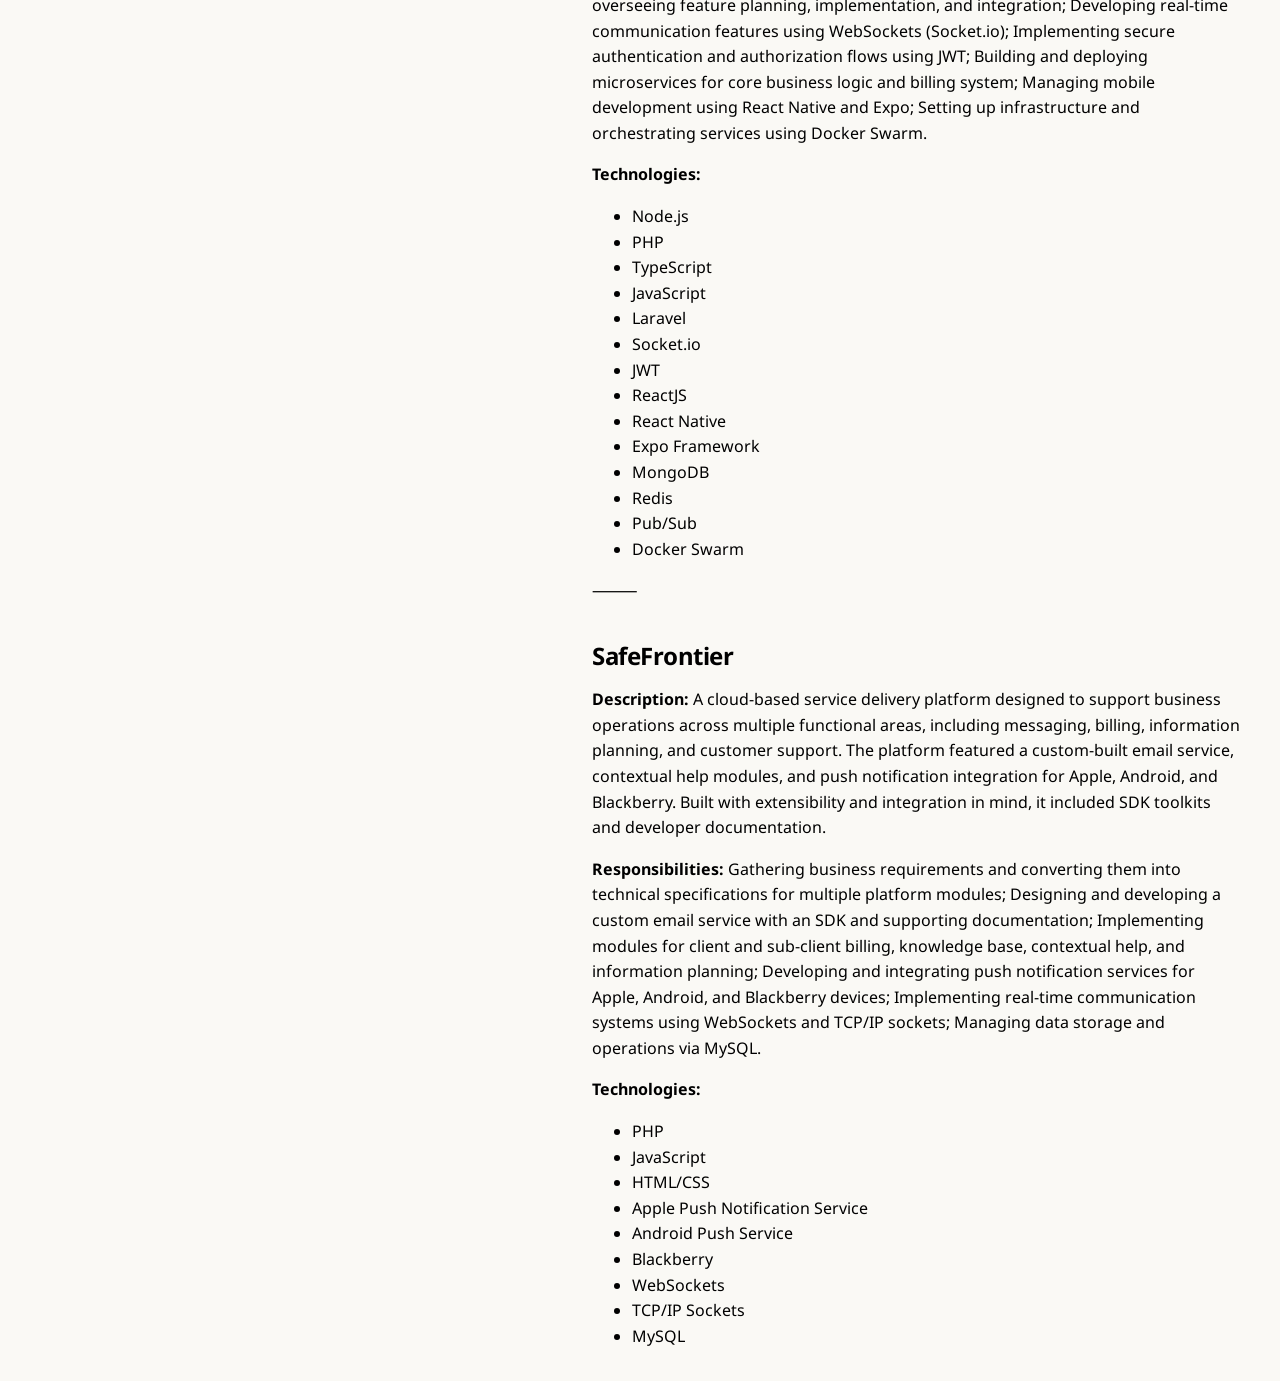
<file: docs/projects.html>
<!doctype html>
<html lang="en">
	<head>
		<!-- Google tag (gtag.js) -->
		<script
			async
			src="https://www.googletagmanager.com/gtag/js?id=G-MKNLWKVNXL"
		></script>
		<script>
			window.dataLayer = window.dataLayer || [];
			function gtag() {
				dataLayer.push(arguments);
			}
			gtag("js", new Date());

			gtag("config", "G-MKNLWKVNXL");
		</script>
		<meta charset="UTF-8" />
		<meta name="viewport" content="width=device-width, initial-scale=1.0" />
		<meta http-equiv="X-UA-Compatible" content="ie=edge" />
		<meta name="color-scheme" content="light dark" />
		<script>
			(function () {
				document.documentElement.classList.add("js");
				try {
					var theme = localStorage.getItem("theme");
					if (theme !== "dark" && theme !== "light") {
						theme = window.matchMedia("(prefers-color-scheme: dark)").matches
							? "dark"
							: "light";
					}
					document.documentElement.setAttribute("data-theme", theme);
				} catch (error) {}
			})();
		</script>
		<noscript>
			<style>
				#theme-toggle,
				#nav-toggle {
					display: none;
				}
			</style>
		</noscript>
		<title>Projects | Denys Bushuliak</title>
		<meta
			name="description"
			content="Selected projects: an online education platform, ERP systems, a taxi platform, and SafeFrontier."
		/>
		<link rel="stylesheet" href="assets/styles.css" />
		<link
			rel="icon"
			href="assets/favicons/icons8-favicon-ios-17-outlined-96.png"
			type="image/x-icon"
		/>
		<link rel="preconnect" href="https://fonts.googleapis.com" />
		<link rel="preconnect" href="https://fonts.gstatic.com" crossorigin />
		<link
			href="https://fonts.googleapis.com/css2?family=Noto+Sans:ital,wght@0,100..900;1,100..900&display=swap"
			rel="stylesheet"
		/>
	</head>

	<body>
		<main>
			<div id="sidebar">
				<header>
					<hgroup>
						<h1><a href="index.html">Denys Bushuliak</a></h1>
						<p>Principal Software Engineer</p>
					</hgroup>
					<button
						id="nav-toggle"
						type="button"
						aria-expanded="false"
						aria-controls="vertical-nav"
						aria-label="Toggle navigation menu"
					>
						<svg class="icon-menu" xmlns="http://www.w3.org/2000/svg" viewBox="0 0 24 24" fill="none" stroke="currentColor" stroke-width="2" stroke-linecap="round" aria-hidden="true">
							<path d="M3 6h18M3 12h18M3 18h18" />
						</svg>
						<svg class="icon-close" xmlns="http://www.w3.org/2000/svg" viewBox="0 0 24 24" fill="none" stroke="currentColor" stroke-width="2" stroke-linecap="round" aria-hidden="true">
							<path d="M6 6l12 12M18 6L6 18" />
						</svg>
					</button>
				</header>
				<nav id="vertical-nav" aria-label="Main">
					<a href="projects.html" id="projects-link">Projects</a>
					<a href="skills.html" id="skills-link">Skills</a>
					<a
						href="recommendation_letters.html"
						id="recommendation-letters-link"
						>Recommendation letters</a
					>
					<a href="about.html" id="about-me-link">About me</a>
					<a href="resume.html" id="resume-link">Résumé</a>
				</nav>
				<button id="theme-toggle" type="button" aria-label="Toggle color theme">
					<svg class="icon-moon" xmlns="http://www.w3.org/2000/svg" viewBox="0 0 24 24" fill="none" stroke="currentColor" stroke-width="2" stroke-linecap="round" stroke-linejoin="round" aria-hidden="true">
						<path d="M21 12.79A9 9 0 1 1 11.21 3 7 7 0 0 0 21 12.79z" />
					</svg>
					<svg class="icon-sun" xmlns="http://www.w3.org/2000/svg" viewBox="0 0 24 24" fill="none" stroke="currentColor" stroke-width="2" stroke-linecap="round" stroke-linejoin="round" aria-hidden="true">
						<circle cx="12" cy="12" r="5" />
						<path d="M12 1v2M12 21v2M4.22 4.22l1.42 1.42M18.36 18.36l1.42 1.42M1 12h2M21 12h2M4.22 19.78l1.42-1.42M18.36 5.64l1.42-1.42" />
					</svg>
				</button>
				<footer id="footer">
					<nav aria-label="Social">
						<a href="https://github.com/denys-bushuliak" aria-label="GitHub">
							<svg
								xmlns="http://www.w3.org/2000/svg"
								viewBox="0 0 496 512"
								class="icon"
								aria-hidden="true"
							>
								<!--!Font Awesome Free 6.7.2 by @fontawesome - https://fontawesome.com License - https://fontawesome.com/license/free Copyright 2025 Fonticons, Inc.-->
								<path
									d="M165.9 397.4c0 2-2.3 3.6-5.2 3.6-3.3 .3-5.6-1.3-5.6-3.6 0-2 2.3-3.6 5.2-3.6 3-.3 5.6 1.3 5.6 3.6zm-31.1-4.5c-.7 2 1.3 4.3 4.3 4.9 2.6 1 5.6 0 6.2-2s-1.3-4.3-4.3-5.2c-2.6-.7-5.5 .3-6.2 2.3zm44.2-1.7c-2.9 .7-4.9 2.6-4.6 4.9 .3 2 2.9 3.3 5.9 2.6 2.9-.7 4.9-2.6 4.6-4.6-.3-1.9-3-3.2-5.9-2.9zM244.8 8C106.1 8 0 113.3 0 252c0 110.9 69.8 205.8 169.5 239.2 12.8 2.3 17.3-5.6 17.3-12.1 0-6.2-.3-40.4-.3-61.4 0 0-70 15-84.7-29.8 0 0-11.4-29.1-27.8-36.6 0 0-22.9-15.7 1.6-15.4 0 0 24.9 2 38.6 25.8 21.9 38.6 58.6 27.5 72.9 20.9 2.3-16 8.8-27.1 16-33.7-55.9-6.2-112.3-14.3-112.3-110.5 0-27.5 7.6-41.3 23.6-58.9-2.6-6.5-11.1-33.3 2.6-67.9 20.9-6.5 69 27 69 27 20-5.6 41.5-8.5 62.8-8.5s42.8 2.9 62.8 8.5c0 0 48.1-33.6 69-27 13.7 34.7 5.2 61.4 2.6 67.9 16 17.7 25.8 31.5 25.8 58.9 0 96.5-58.9 104.2-114.8 110.5 9.2 7.9 17 22.9 17 46.4 0 33.7-.3 75.4-.3 83.6 0 6.5 4.6 14.4 17.3 12.1C428.2 457.8 496 362.9 496 252 496 113.3 383.5 8 244.8 8zM97.2 352.9c-1.3 1-1 3.3 .7 5.2 1.6 1.6 3.9 2.3 5.2 1 1.3-1 1-3.3-.7-5.2-1.6-1.6-3.9-2.3-5.2-1zm-10.8-8.1c-.7 1.3 .3 2.9 2.3 3.9 1.6 1 3.6 .7 4.3-.7 .7-1.3-.3-2.9-2.3-3.9-2-.6-3.6-.3-4.3 .7zm32.4 35.6c-1.6 1.3-1 4.3 1.3 6.2 2.3 2.3 5.2 2.6 6.5 1 1.3-1.3 .7-4.3-1.3-6.2-2.2-2.3-5.2-2.6-6.5-1zm-11.4-14.7c-1.6 1-1.6 3.6 0 5.9 1.6 2.3 4.3 3.3 5.6 2.3 1.6-1.3 1.6-3.9 0-6.2-1.4-2.3-4-3.3-5.6-2z"
								/></svg
						></a>
						<a
							href="https://www.linkedin.com/in/denys-bushulyak/"
							aria-label="LinkedIn"
							><svg
								xmlns="http://www.w3.org/2000/svg"
								viewBox="0 0 448 512"
								class="icon"
								aria-hidden="true"
							>
								<!--!Font Awesome Free 6.7.2 by @fontawesome - https://fontawesome.com License - https://fontawesome.com/license/free Copyright 2025 Fonticons, Inc.-->
								<path
									d="M416 32H31.9C14.3 32 0 46.5 0 64.3v383.4C0 465.5 14.3 480 31.9 480H416c17.6 0 32-14.5 32-32.3V64.3c0-17.8-14.4-32.3-32-32.3zM135.4 416H69V202.2h66.5V416zm-33.2-243c-21.3 0-38.5-17.3-38.5-38.5S80.9 96 102.2 96c21.2 0 38.5 17.3 38.5 38.5 0 21.3-17.2 38.5-38.5 38.5zm282.1 243h-66.4V312c0-24.8-.5-56.7-34.5-56.7-34.6 0-39.9 27-39.9 54.9V416h-66.4V202.2h63.7v29.2h.9c8.9-16.8 30.6-34.5 62.9-34.5 67.2 0 79.7 44.3 79.7 101.9V416z"
								/></svg
						></a>
					</nav>
					<p>&copy; 2026 Denys Bushuliak. All rights reserved.</p>
				</footer>
			</div>
			<article>
				<style>
    #projects-link{
        color: var(--active-nav-link-color) !important;
    }
</style>
<h2>Now You Know</h2>
<p><strong>Description:</strong> A scalable online education platform
offering video courses across a wide range of subjects.
The system includes detailed analytics for user
engagement, personalized content delivery, and
training status tracking across social media. Designed
with a microservices architecture using Rust and
Python, the platform ensures high performance and
reliability through asynchronous processing, data
pipelines, and advanced analytics tooling. Cloud
infrastructure was deployed and monitored using AWS
services and Kubernetes.</p>
<p><strong>Responsibilities:</strong> Designing the internal system
architecture using Hexagonal and Service-Oriented
approaches; Developing the product management
module for course creation, updates, and tracking;
Implementing analytical data processing to monitor
user training status across social media platforms;
Designing and managing data storage systems for
structured and semi-structured data; Deploying and
maintaining cloud infrastructure with Kubernetes and
AWS (EKS, S3, Lambda, etc.); Configuring business
analytics tools and ensuring continuous monitoring
and observability; Managing CI/CD processes and
supporting infrastructure scalability and reliability.</p>
<p><strong>Technologies:</strong></p>
<ul>
<li>Rust (Tokio, Cargo Lambda, Workspace, concurrency and multi-threading)</li>
<li>Python</li>
<li>Node.js</li>
<li>TypeScript</li>
<li>HTML5/CSS</li>
<li>Custom SQL Dialect</li>
<li>PostgreSQL</li>
<li>MongoDB</li>
<li>React.js</li>
<li>Apache Airflow</li>
<li>DataFusion</li>
<li>Arrow</li>
<li>Parquet</li>
<li>AWS (EKS, S3, SNS, SQS, EFS, ElastiCache, CloudFront, EventBridge, CloudWatch, EC2, Lambda)</li>
<li>Scaleway Cloud</li>
<li>Kubernetes</li>
<li>CI/CD</li>
<li>Pest.rs</li>
</ul>
<p>⸻</p>
<h2>ERP System for Footwear Manufacturing</h2>
<p><strong>Description:</strong> An enterprise resource planning (ERP)
system developed for a shoe manufacturing company
to automate and optimize operations across the full
production and delivery lifecycle. The system supports
real-time tracking of materials, pricing automation,
supplier settlements, product logistics, and reseller
billing. Built with event-driven architecture and CQRS,
it ensures reliability, traceability, and modular scaling.</p>
<p><strong>Responsibilities:</strong> Designing system architecture using
Hexagonal Architecture, Event Sourcing, and CQRS
principles; Implementing a solution for automated
tracking of production resources from material intake
to delivery; Developing pricing automation logic and
financial workflows for supplier and reseller
management; Leading and mentoring the
development team throughout the project lifecycle;
Configuring DevOps processes using Docker Compose
and GitHub Actions; Managing cloud storage and
database infrastructure for operational data.</p>
<p><strong>Technologies:</strong></p>
<ul>
<li>Node.js</li>
<li>TypeScript</li>
<li>JavaScript</li>
<li>GraphQL</li>
<li>ReactJS</li>
<li>Hexagonal Architecture</li>
<li>Event Sourcing</li>
<li>CQRS</li>
<li>ArangoDB</li>
<li>MongoDB</li>
<li>AWS S3</li>
<li>GitHub Actions</li>
<li>Docker Compose</li>
</ul>
<p>⸻</p>
<h2>ERP System for Travel Operator</h2>
<p><strong>Description:</strong> A modern ERP system developed for a
travel company to manage tours, bookings, pricing,
and operational workflows. The project included full
migration from a legacy system, with a focus on
scalability, modularity, and performance. Built using
microservices and Domain-Driven Design (DDD)
principles, the system supports secure APIs and flexible
access control via a custom ABAC service.</p>
<p><strong>Responsibilities:</strong> Designing a new ERP system
architecture with Domain-Driven Design and
microservices principles; Planning and executing
seamless migration from the legacy system; Selecting
the technology stack and defining core service
contracts (GraphQL/REST APIs); Leading the
development team and ensuring code quality across
all components; Implementing key modules and
coordinating integration between services; Managing
CI/CD pipelines and deploying the system using
OpenShift.</p>
<p><strong>Technologies:</strong></p>
<ul>
<li>Node.js</li>
<li>PHP</li>
<li>TypeScript</li>
<li>JavaScript</li>
<li>HTML/CSS</li>
<li>ReactPHP</li>
<li>RoadRunner</li>
<li>GraphQL</li>
<li>REST</li>
<li>JWT</li>
<li>Custom ABAC Service</li>
<li>Redis</li>
<li>MongoDB</li>
<li>GitLab CI/CD</li>
<li>Jenkins</li>
<li>OpenShift</li>
</ul>
<p>⸻</p>
<h2>Uber-like Taxi Service Platform</h2>
<p><strong>Description:</strong> A full-featured taxi service platform
developed to support ride booking, real-time
communication, driver-client matching, and billing
operations. The system included a mobile app for
drivers and clients, a web-based back-office interface,
and a backend designed with a microservices
architecture. Real-time functionality was powered by
socket-based communication, and the platform
supported scalable deployments via Docker Swarm.</p>
<p><strong>Responsibilities:</strong> Designing the full system
architecture, covering backend, back-office frontend,
and mobile applications; Leading the development
team and overseeing feature planning,
implementation, and integration; Developing real-time
communication features using WebSockets (Socket.io);
Implementing secure authentication and
authorization flows using JWT; Building and deploying
microservices for core business logic and billing
system; Managing mobile development using React
Native and Expo; Setting up infrastructure and
orchestrating services using Docker Swarm.</p>
<p><strong>Technologies:</strong></p>
<ul>
<li>Node.js</li>
<li>PHP</li>
<li>TypeScript</li>
<li>JavaScript</li>
<li>Laravel</li>
<li>Socket.io</li>
<li>JWT</li>
<li>ReactJS</li>
<li>React Native</li>
<li>Expo Framework</li>
<li>MongoDB</li>
<li>Redis</li>
<li>Pub/Sub</li>
<li>Docker Swarm</li>
</ul>
<p>⸻</p>
<h2>SafeFrontier</h2>
<p><strong>Description:</strong> A cloud-based service delivery platform
designed to support business operations across
multiple functional areas, including messaging, billing,
information planning, and customer support. The
platform featured a custom-built email service,
contextual help modules, and push notification
integration for Apple, Android, and Blackberry. Built
with extensibility and integration in mind, it included
SDK toolkits and developer documentation.</p>
<p><strong>Responsibilities:</strong> Gathering business requirements
and converting them into technical specifications for
multiple platform modules; Designing and developing
a custom email service with an SDK and supporting
documentation; Implementing modules for client and
sub-client billing, knowledge base, contextual help,
and information planning; Developing and integrating
push notification services for Apple, Android, and
Blackberry devices; Implementing real-time
communication systems using WebSockets and TCP/IP
sockets; Managing data storage and operations via
MySQL.</p>
<p><strong>Technologies:</strong></p>
<ul>
<li>PHP</li>
<li>JavaScript</li>
<li>HTML/CSS</li>
<li>Apple Push Notification Service</li>
<li>Android Push Service</li>
<li>Blackberry</li>
<li>WebSockets</li>
<li>TCP/IP Sockets</li>
<li>MySQL</li>
</ul>

			</article>
		</main>
		<script>
			(function () {
				var toggle = document.getElementById("theme-toggle");
				if (!toggle) {
					return;
				}
				toggle.addEventListener("click", function () {
					var root = document.documentElement;
					var nextTheme =
						root.getAttribute("data-theme") === "dark" ? "light" : "dark";
					root.setAttribute("data-theme", nextTheme);
					try {
						localStorage.setItem("theme", nextTheme);
					} catch (error) {}
				});
			})();

			(function () {
				var toggle = document.getElementById("nav-toggle");
				var nav = document.getElementById("vertical-nav");
				if (!toggle || !nav) {
					return;
				}
				var root = document.documentElement;
				function setOpen(open) {
					toggle.setAttribute("aria-expanded", String(open));
					if (open) {
						root.setAttribute("data-nav", "open");
					} else {
						root.removeAttribute("data-nav");
					}
				}
				toggle.addEventListener("click", function () {
					setOpen(root.getAttribute("data-nav") !== "open");
				});
				nav.addEventListener("click", function (event) {
					if (event.target.closest("a")) {
						setOpen(false);
					}
				});
				document.addEventListener("keydown", function (event) {
					if (event.key === "Escape") {
						setOpen(false);
					}
				});
			})();
		</script>
	</body>
</html>
</file>
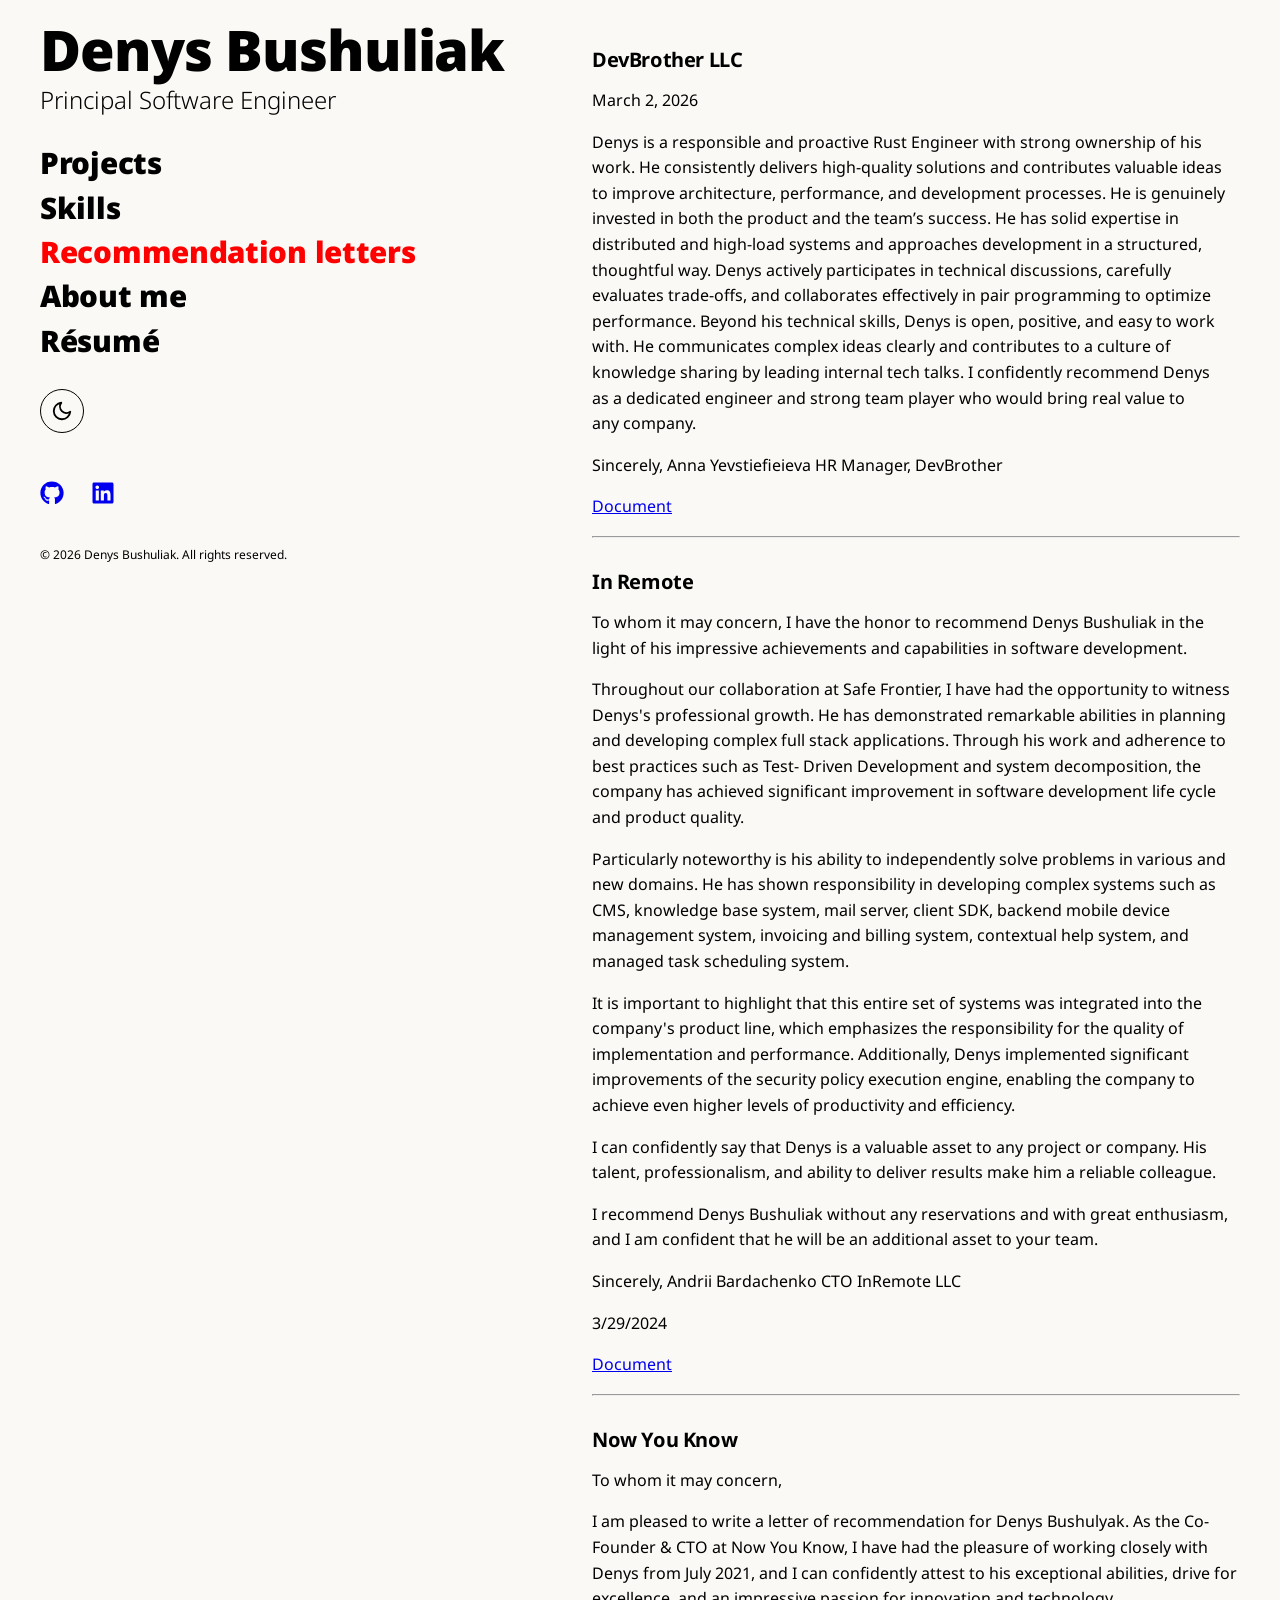
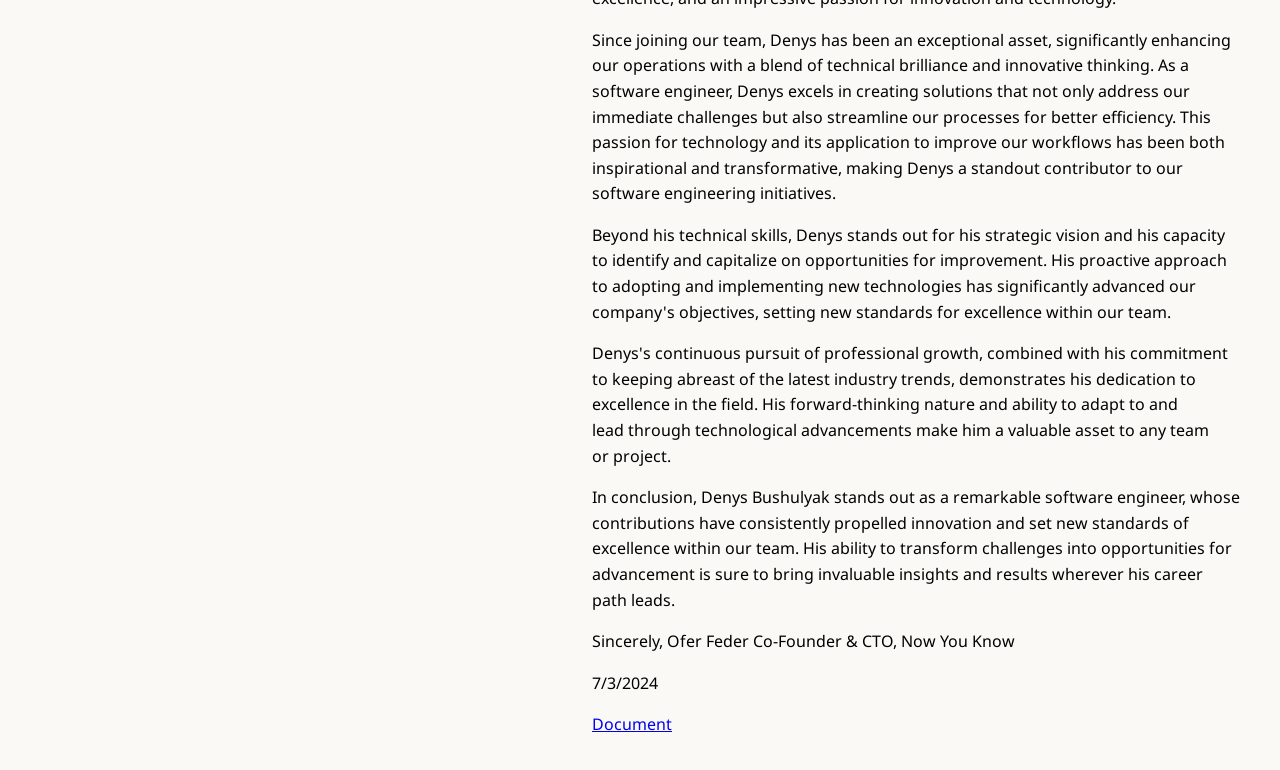
<file: docs/recommendation_letters.html>
<!doctype html>
<html lang="en">
	<head>
		<!-- Google tag (gtag.js) -->
		<script
			async
			src="https://www.googletagmanager.com/gtag/js?id=G-MKNLWKVNXL"
		></script>
		<script>
			window.dataLayer = window.dataLayer || [];
			function gtag() {
				dataLayer.push(arguments);
			}
			gtag("js", new Date());

			gtag("config", "G-MKNLWKVNXL");
		</script>
		<meta charset="UTF-8" />
		<meta name="viewport" content="width=device-width, initial-scale=1.0" />
		<meta http-equiv="X-UA-Compatible" content="ie=edge" />
		<meta name="color-scheme" content="light dark" />
		<script>
			(function () {
				document.documentElement.classList.add("js");
				try {
					var theme = localStorage.getItem("theme");
					if (theme !== "dark" && theme !== "light") {
						theme = window.matchMedia("(prefers-color-scheme: dark)").matches
							? "dark"
							: "light";
					}
					document.documentElement.setAttribute("data-theme", theme);
				} catch (error) {}
			})();
		</script>
		<noscript>
			<style>
				#theme-toggle,
				#nav-toggle {
					display: none;
				}
			</style>
		</noscript>
		<title>Recommendation Letters | Denys Bushuliak</title>
		<meta
			name="description"
			content="Letters of recommendation from past employers, with downloadable PDFs."
		/>
		<link rel="stylesheet" href="assets/styles.css" />
		<link
			rel="icon"
			href="assets/favicons/icons8-favicon-ios-17-outlined-96.png"
			type="image/x-icon"
		/>
		<link rel="preconnect" href="https://fonts.googleapis.com" />
		<link rel="preconnect" href="https://fonts.gstatic.com" crossorigin />
		<link
			href="https://fonts.googleapis.com/css2?family=Noto+Sans:ital,wght@0,100..900;1,100..900&display=swap"
			rel="stylesheet"
		/>
	</head>

	<body>
		<main>
			<div id="sidebar">
				<header>
					<hgroup>
						<h1><a href="index.html">Denys Bushuliak</a></h1>
						<p>Principal Software Engineer</p>
					</hgroup>
					<button
						id="nav-toggle"
						type="button"
						aria-expanded="false"
						aria-controls="vertical-nav"
						aria-label="Toggle navigation menu"
					>
						<svg class="icon-menu" xmlns="http://www.w3.org/2000/svg" viewBox="0 0 24 24" fill="none" stroke="currentColor" stroke-width="2" stroke-linecap="round" aria-hidden="true">
							<path d="M3 6h18M3 12h18M3 18h18" />
						</svg>
						<svg class="icon-close" xmlns="http://www.w3.org/2000/svg" viewBox="0 0 24 24" fill="none" stroke="currentColor" stroke-width="2" stroke-linecap="round" aria-hidden="true">
							<path d="M6 6l12 12M18 6L6 18" />
						</svg>
					</button>
				</header>
				<nav id="vertical-nav" aria-label="Main">
					<a href="projects.html" id="projects-link">Projects</a>
					<a href="skills.html" id="skills-link">Skills</a>
					<a
						href="recommendation_letters.html"
						id="recommendation-letters-link"
						>Recommendation letters</a
					>
					<a href="about.html" id="about-me-link">About me</a>
					<a href="resume.html" id="resume-link">Résumé</a>
				</nav>
				<button id="theme-toggle" type="button" aria-label="Toggle color theme">
					<svg class="icon-moon" xmlns="http://www.w3.org/2000/svg" viewBox="0 0 24 24" fill="none" stroke="currentColor" stroke-width="2" stroke-linecap="round" stroke-linejoin="round" aria-hidden="true">
						<path d="M21 12.79A9 9 0 1 1 11.21 3 7 7 0 0 0 21 12.79z" />
					</svg>
					<svg class="icon-sun" xmlns="http://www.w3.org/2000/svg" viewBox="0 0 24 24" fill="none" stroke="currentColor" stroke-width="2" stroke-linecap="round" stroke-linejoin="round" aria-hidden="true">
						<circle cx="12" cy="12" r="5" />
						<path d="M12 1v2M12 21v2M4.22 4.22l1.42 1.42M18.36 18.36l1.42 1.42M1 12h2M21 12h2M4.22 19.78l1.42-1.42M18.36 5.64l1.42-1.42" />
					</svg>
				</button>
				<footer id="footer">
					<nav aria-label="Social">
						<a href="https://github.com/denys-bushuliak" aria-label="GitHub">
							<svg
								xmlns="http://www.w3.org/2000/svg"
								viewBox="0 0 496 512"
								class="icon"
								aria-hidden="true"
							>
								<!--!Font Awesome Free 6.7.2 by @fontawesome - https://fontawesome.com License - https://fontawesome.com/license/free Copyright 2025 Fonticons, Inc.-->
								<path
									d="M165.9 397.4c0 2-2.3 3.6-5.2 3.6-3.3 .3-5.6-1.3-5.6-3.6 0-2 2.3-3.6 5.2-3.6 3-.3 5.6 1.3 5.6 3.6zm-31.1-4.5c-.7 2 1.3 4.3 4.3 4.9 2.6 1 5.6 0 6.2-2s-1.3-4.3-4.3-5.2c-2.6-.7-5.5 .3-6.2 2.3zm44.2-1.7c-2.9 .7-4.9 2.6-4.6 4.9 .3 2 2.9 3.3 5.9 2.6 2.9-.7 4.9-2.6 4.6-4.6-.3-1.9-3-3.2-5.9-2.9zM244.8 8C106.1 8 0 113.3 0 252c0 110.9 69.8 205.8 169.5 239.2 12.8 2.3 17.3-5.6 17.3-12.1 0-6.2-.3-40.4-.3-61.4 0 0-70 15-84.7-29.8 0 0-11.4-29.1-27.8-36.6 0 0-22.9-15.7 1.6-15.4 0 0 24.9 2 38.6 25.8 21.9 38.6 58.6 27.5 72.9 20.9 2.3-16 8.8-27.1 16-33.7-55.9-6.2-112.3-14.3-112.3-110.5 0-27.5 7.6-41.3 23.6-58.9-2.6-6.5-11.1-33.3 2.6-67.9 20.9-6.5 69 27 69 27 20-5.6 41.5-8.5 62.8-8.5s42.8 2.9 62.8 8.5c0 0 48.1-33.6 69-27 13.7 34.7 5.2 61.4 2.6 67.9 16 17.7 25.8 31.5 25.8 58.9 0 96.5-58.9 104.2-114.8 110.5 9.2 7.9 17 22.9 17 46.4 0 33.7-.3 75.4-.3 83.6 0 6.5 4.6 14.4 17.3 12.1C428.2 457.8 496 362.9 496 252 496 113.3 383.5 8 244.8 8zM97.2 352.9c-1.3 1-1 3.3 .7 5.2 1.6 1.6 3.9 2.3 5.2 1 1.3-1 1-3.3-.7-5.2-1.6-1.6-3.9-2.3-5.2-1zm-10.8-8.1c-.7 1.3 .3 2.9 2.3 3.9 1.6 1 3.6 .7 4.3-.7 .7-1.3-.3-2.9-2.3-3.9-2-.6-3.6-.3-4.3 .7zm32.4 35.6c-1.6 1.3-1 4.3 1.3 6.2 2.3 2.3 5.2 2.6 6.5 1 1.3-1.3 .7-4.3-1.3-6.2-2.2-2.3-5.2-2.6-6.5-1zm-11.4-14.7c-1.6 1-1.6 3.6 0 5.9 1.6 2.3 4.3 3.3 5.6 2.3 1.6-1.3 1.6-3.9 0-6.2-1.4-2.3-4-3.3-5.6-2z"
								/></svg
						></a>
						<a
							href="https://www.linkedin.com/in/denys-bushulyak/"
							aria-label="LinkedIn"
							><svg
								xmlns="http://www.w3.org/2000/svg"
								viewBox="0 0 448 512"
								class="icon"
								aria-hidden="true"
							>
								<!--!Font Awesome Free 6.7.2 by @fontawesome - https://fontawesome.com License - https://fontawesome.com/license/free Copyright 2025 Fonticons, Inc.-->
								<path
									d="M416 32H31.9C14.3 32 0 46.5 0 64.3v383.4C0 465.5 14.3 480 31.9 480H416c17.6 0 32-14.5 32-32.3V64.3c0-17.8-14.4-32.3-32-32.3zM135.4 416H69V202.2h66.5V416zm-33.2-243c-21.3 0-38.5-17.3-38.5-38.5S80.9 96 102.2 96c21.2 0 38.5 17.3 38.5 38.5 0 21.3-17.2 38.5-38.5 38.5zm282.1 243h-66.4V312c0-24.8-.5-56.7-34.5-56.7-34.6 0-39.9 27-39.9 54.9V416h-66.4V202.2h63.7v29.2h.9c8.9-16.8 30.6-34.5 62.9-34.5 67.2 0 79.7 44.3 79.7 101.9V416z"
								/></svg
						></a>
					</nav>
					<p>&copy; 2026 Denys Bushuliak. All rights reserved.</p>
				</footer>
			</div>
			<article>
				<style>
    #recommendation-letters-link{
        color: var(--active-nav-link-color) !important;
    }
</style>
<h3>DevBrother LLC</h3>
<p>March 2, 2026</p>
<p>Denys is a responsible and proactive Rust Engineer with strong ownership of his work. He consistently
delivers high-quality solutions and contributes valuable ideas to improve architecture, performance,
and development processes. He is genuinely invested in both the product and the team’s success.
He has solid expertise in distributed and high-load systems and approaches development in a
structured, thoughtful way. Denys actively participates in technical discussions, carefully evaluates
trade-offs, and collaborates effectively in pair programming to optimize performance.
Beyond his technical skills, Denys is open, positive, and easy to work with. He communicates complex
ideas clearly and contributes to a culture of knowledge sharing by leading internal tech talks.
I confidently recommend Denys as a dedicated engineer and strong team player who would bring real
value to any company.</p>
<p>Sincerely,
Anna Yevstiefieieva
HR Manager, DevBrother</p>
<p><a href="./assets/letters/DB_Recommendation_Letter.pdf">Document</a></p>
<hr />
<h3>In Remote</h3>
<p>To whom it may concern,
I have the honor to recommend Denys Bushuliak in the light of his impressive achievements
and capabilities in software development.</p>
<p>Throughout our collaboration at Safe Frontier, I have had the opportunity to witness Denys's
professional growth. He has demonstrated remarkable abilities in planning and developing
complex full stack applications. Through his work and adherence to best practices such as Test-
Driven Development and system decomposition, the company has achieved significant
improvement in software development life cycle and product quality.</p>
<p>Particularly noteworthy is his ability to independently solve problems in various and new
domains. He has shown responsibility in developing complex systems such as CMS, knowledge
base system, mail server, client SDK, backend mobile device management system, invoicing
and billing system, contextual help system, and managed task scheduling system.</p>
<p>It is important to highlight that this entire set of systems was integrated into the company's
product line, which emphasizes the responsibility for the quality of implementation and
performance. Additionally, Denys implemented significant improvements of the security policy
execution engine, enabling the company to achieve even higher levels of productivity and
efficiency.</p>
<p>I can confidently say that Denys is a valuable asset to any project or company. His talent,
professionalism, and ability to deliver results make him a reliable colleague.</p>
<p>I recommend Denys Bushuliak without any reservations and with great enthusiasm, and I am
confident that he will be an additional asset to your team.</p>
<p>Sincerely,
Andrii Bardachenko
CTO
InRemote LLC</p>
<p>3/29/2024</p>
<p><a href="./assets/letters/InRemote_Recommendation_letter.pdf">Document</a></p>
<hr />
<h3>Now You Know</h3>
<p>To whom it may concern,</p>
<p>I am pleased to write a letter of recommendation for Denys Bushulyak. As the Co-Founder &amp;
CTO at Now You Know, I have had the pleasure of working closely with Denys from July 2021,
and I can confidently attest to his exceptional abilities, drive for excellence, and an impressive
passion for innovation and technology.</p>
<p>Since joining our team, Denys has been an exceptional asset, significantly enhancing our
operations with a blend of technical brilliance and innovative thinking. As a software engineer,
Denys excels in creating solutions that not only address our immediate challenges but also
streamline our processes for better efficiency. This passion for technology and its application to
improve our workflows has been both inspirational and transformative, making Denys a
standout contributor to our software engineering initiatives.</p>
<p>Beyond his technical skills, Denys stands out for his strategic vision and his capacity to identify
and capitalize on opportunities for improvement. His proactive approach to adopting and
implementing new technologies has significantly advanced our company's objectives, setting
new standards for excellence within our team.</p>
<p>Denys's continuous pursuit of professional growth, combined with his commitment to keeping
abreast of the latest industry trends, demonstrates his dedication to excellence in the field.
His forward-thinking nature and ability to adapt to and lead through technological advancements
make him a valuable asset to any team or project.</p>
<p>In conclusion, Denys Bushulyak stands out as a remarkable software engineer, whose
contributions have consistently propelled innovation and set new standards of excellence within
our team.
His ability to transform challenges into opportunities for advancement is sure to bring invaluable
insights and results wherever his career path leads.</p>
<p>Sincerely,
Ofer Feder
Co-Founder &amp; CTO, Now You Know</p>
<p>7/3/2024</p>
<p><a href="./assets/letters/Now_You_Know_Recommendation_Letter.pdf">Document</a></p>

			</article>
		</main>
		<script>
			(function () {
				var toggle = document.getElementById("theme-toggle");
				if (!toggle) {
					return;
				}
				toggle.addEventListener("click", function () {
					var root = document.documentElement;
					var nextTheme =
						root.getAttribute("data-theme") === "dark" ? "light" : "dark";
					root.setAttribute("data-theme", nextTheme);
					try {
						localStorage.setItem("theme", nextTheme);
					} catch (error) {}
				});
			})();

			(function () {
				var toggle = document.getElementById("nav-toggle");
				var nav = document.getElementById("vertical-nav");
				if (!toggle || !nav) {
					return;
				}
				var root = document.documentElement;
				function setOpen(open) {
					toggle.setAttribute("aria-expanded", String(open));
					if (open) {
						root.setAttribute("data-nav", "open");
					} else {
						root.removeAttribute("data-nav");
					}
				}
				toggle.addEventListener("click", function () {
					setOpen(root.getAttribute("data-nav") !== "open");
				});
				nav.addEventListener("click", function (event) {
					if (event.target.closest("a")) {
						setOpen(false);
					}
				});
				document.addEventListener("keydown", function (event) {
					if (event.key === "Escape") {
						setOpen(false);
					}
				});
			})();
		</script>
	</body>
</html>
</file>
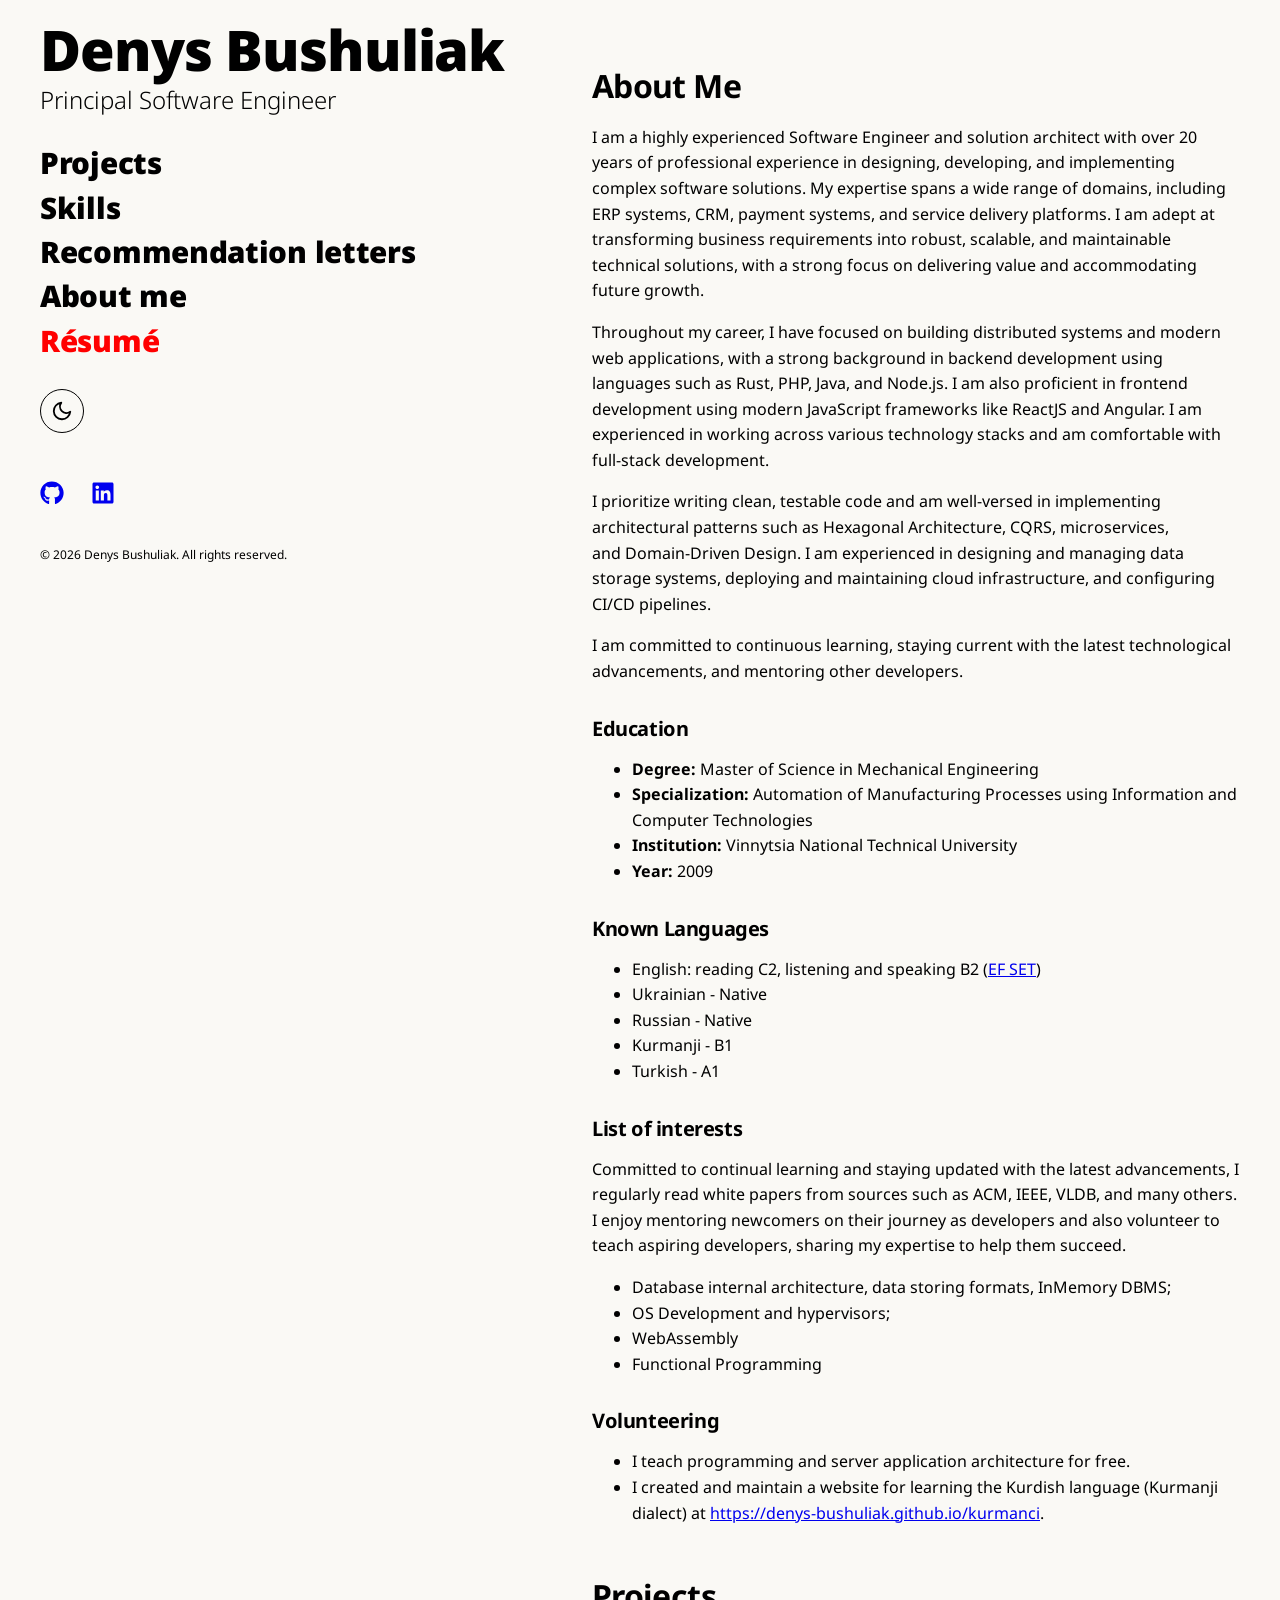
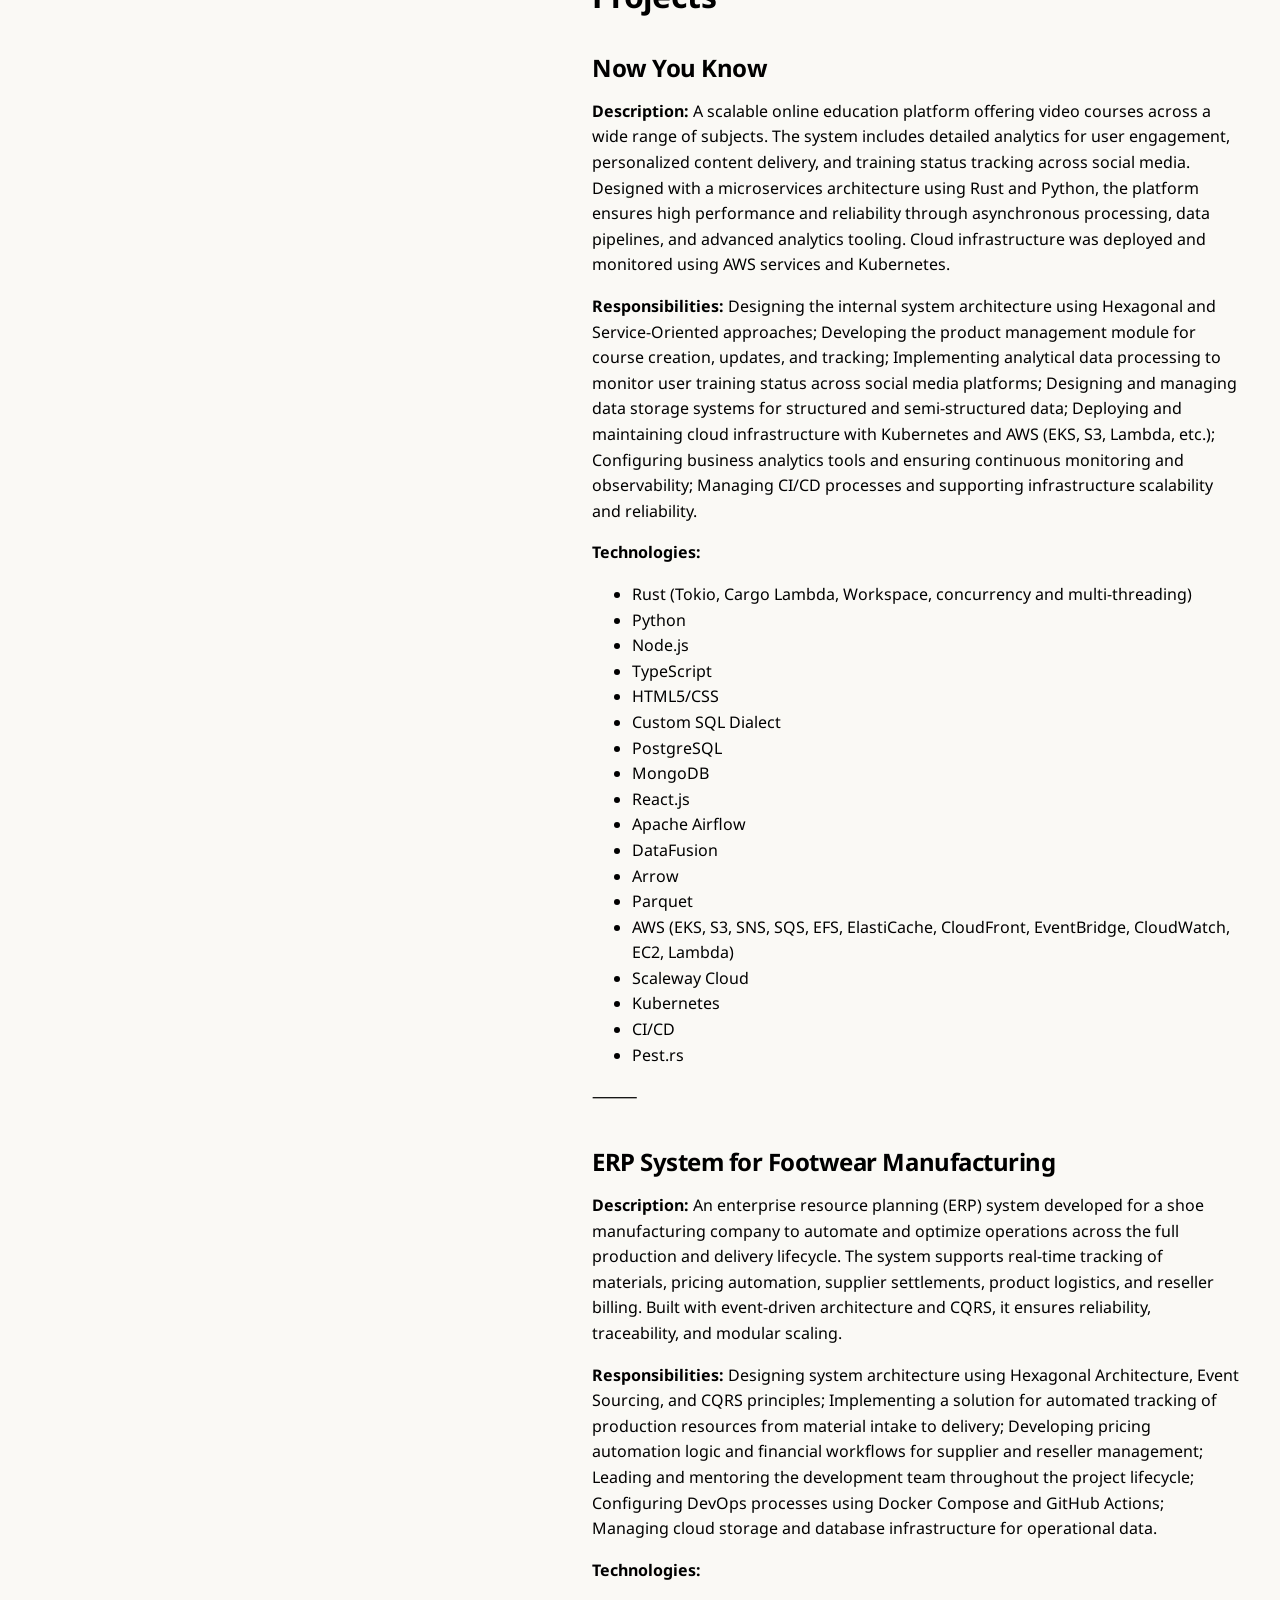
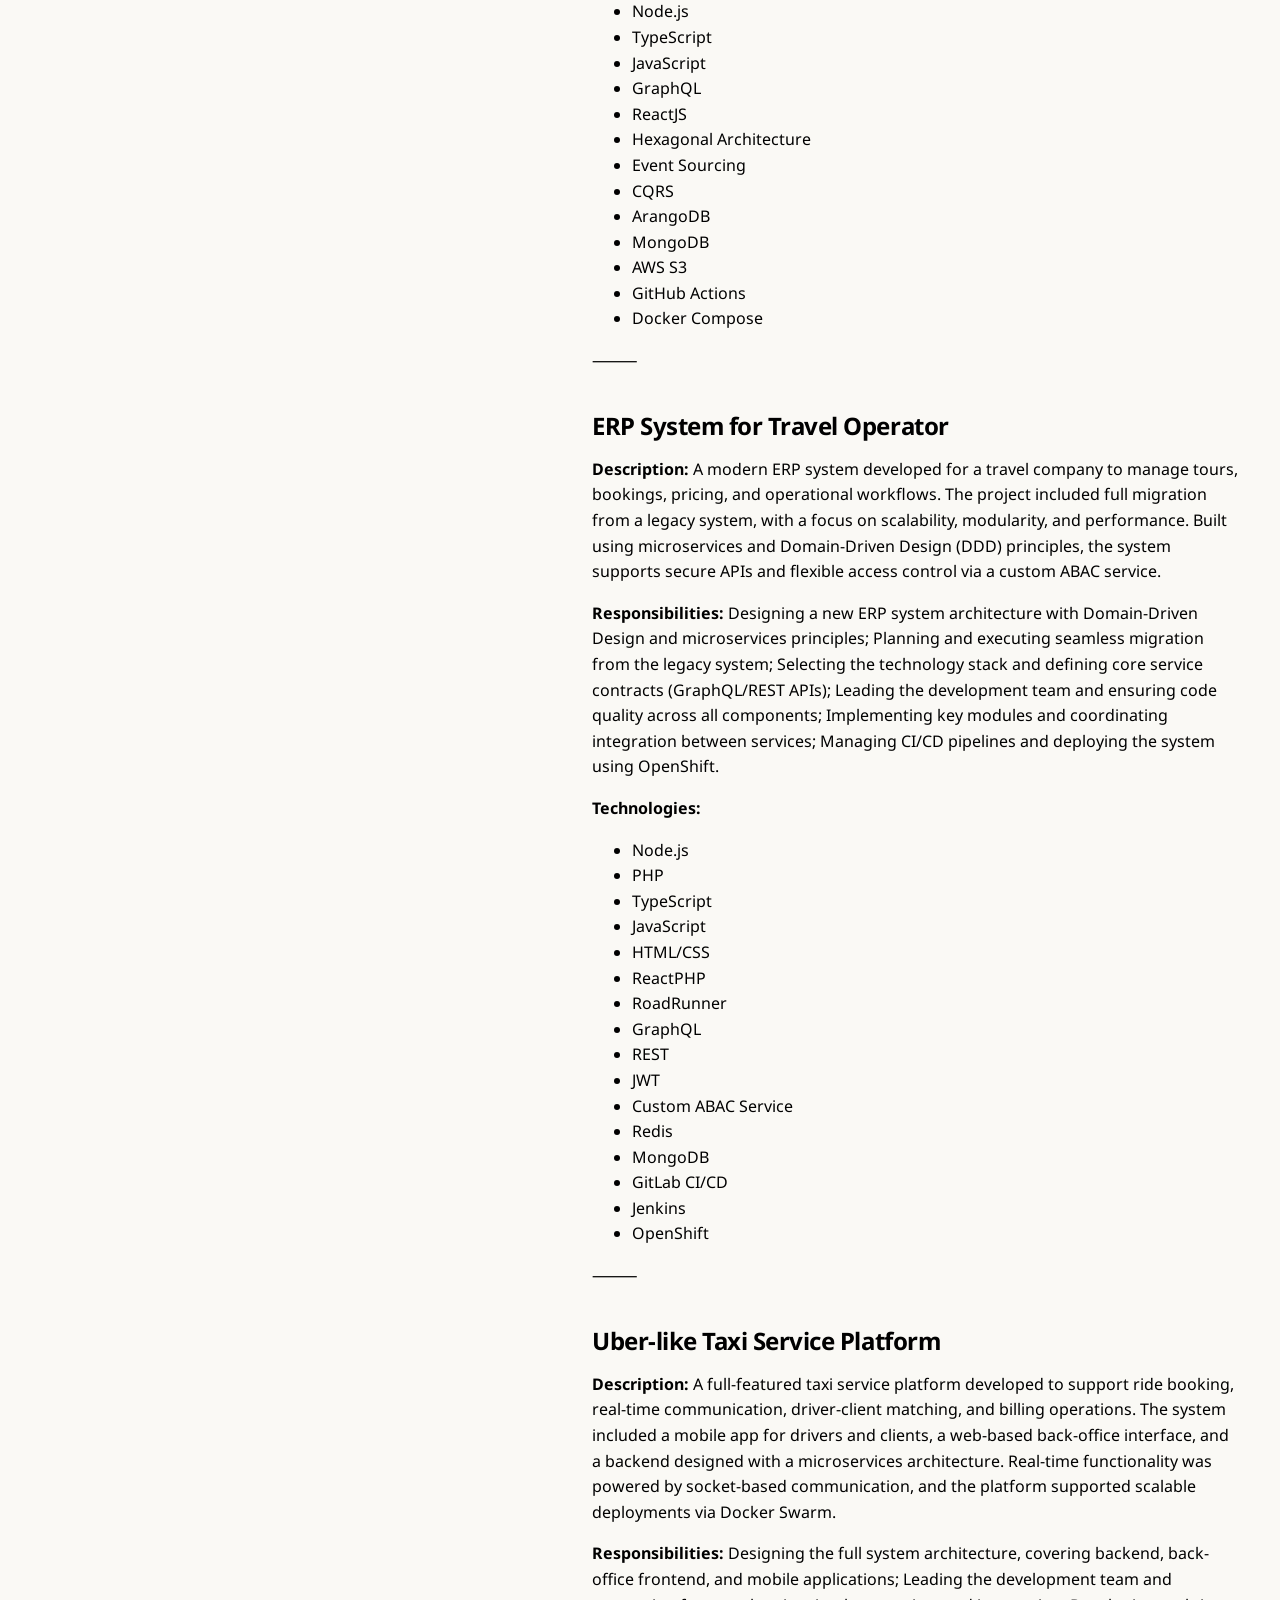
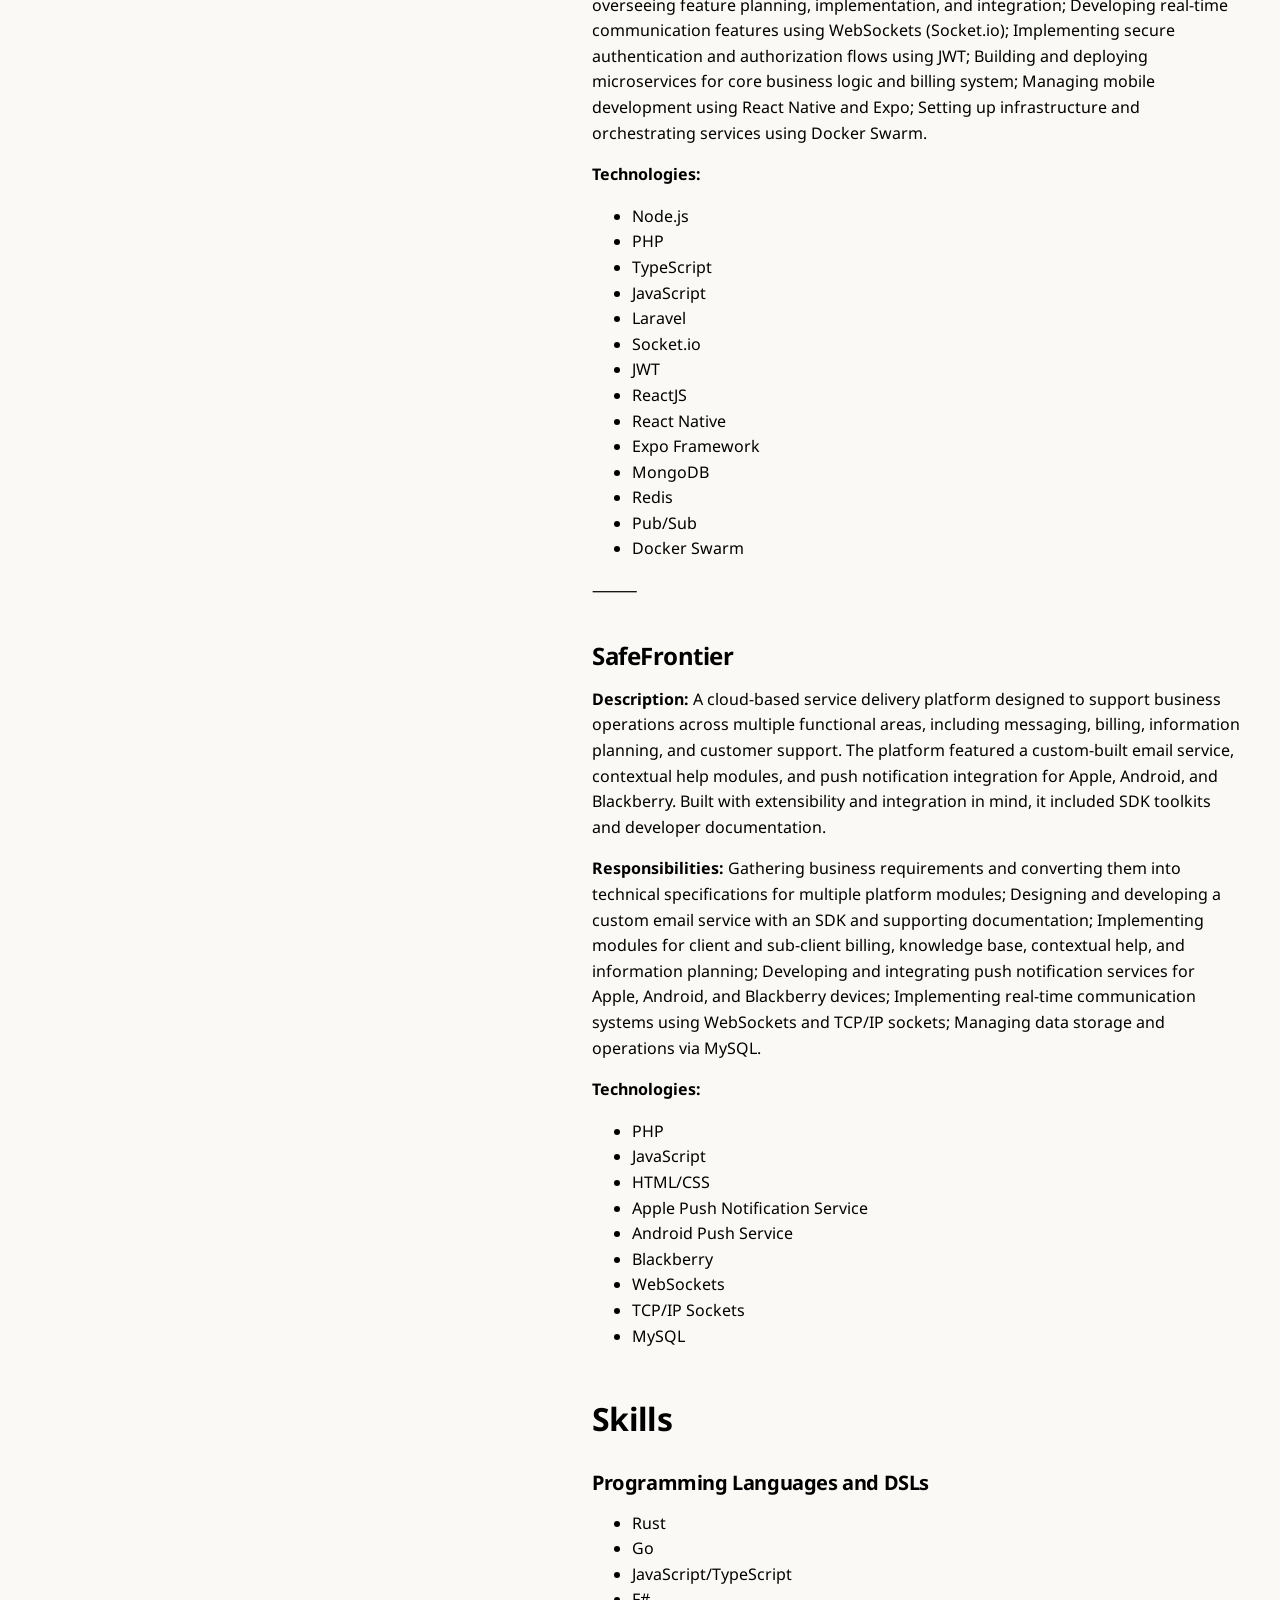
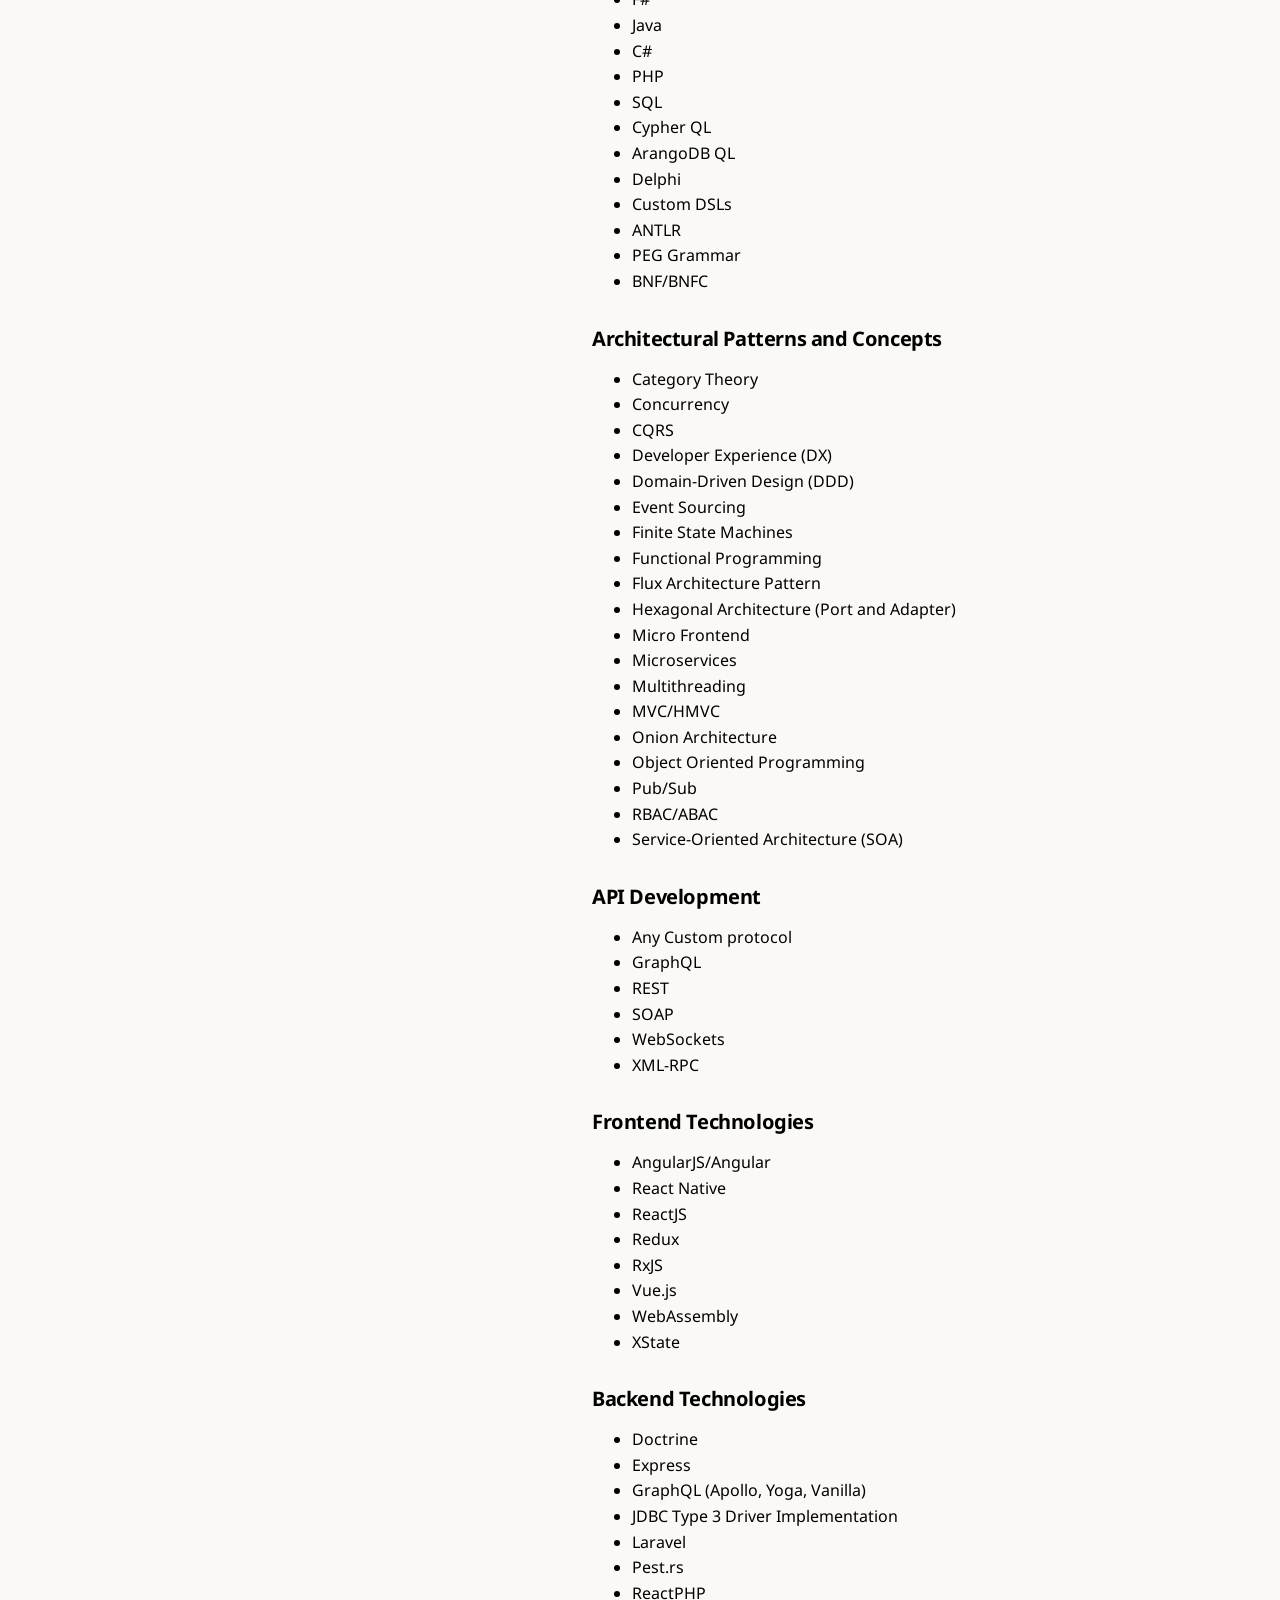
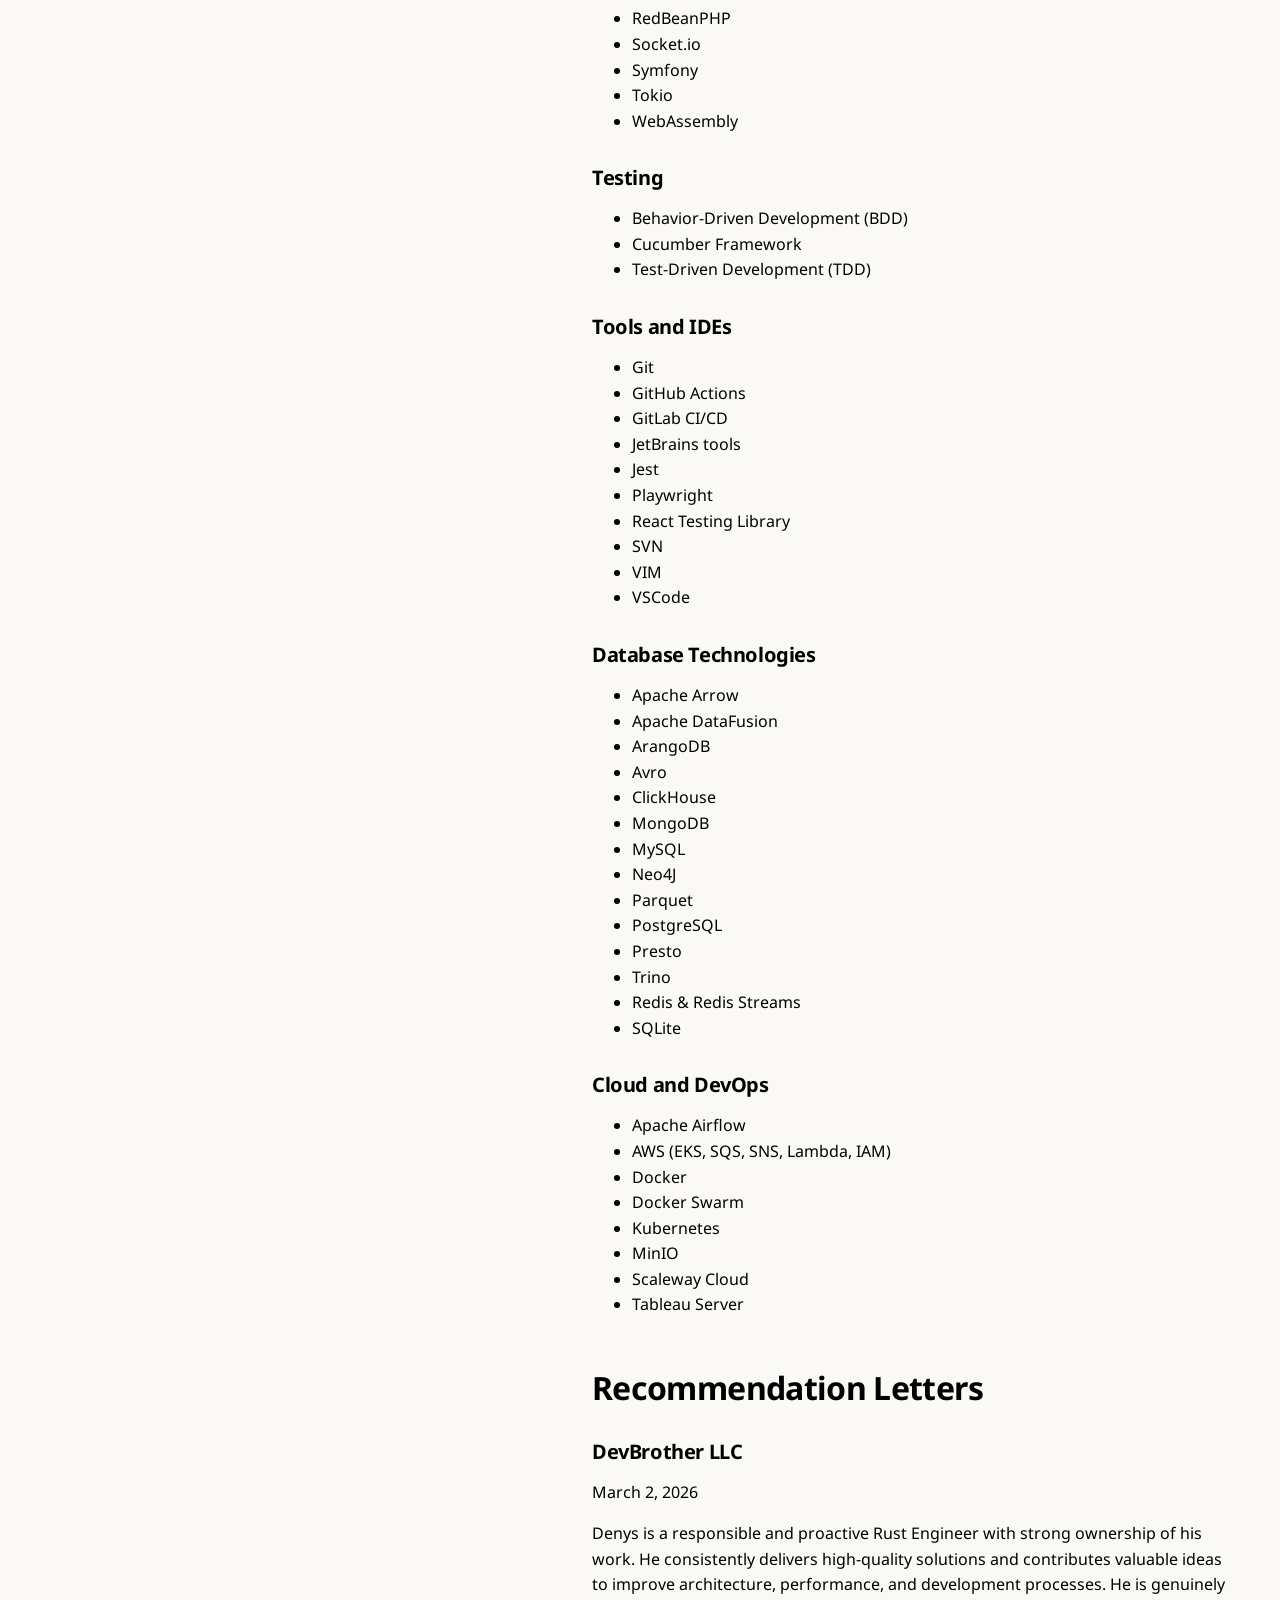
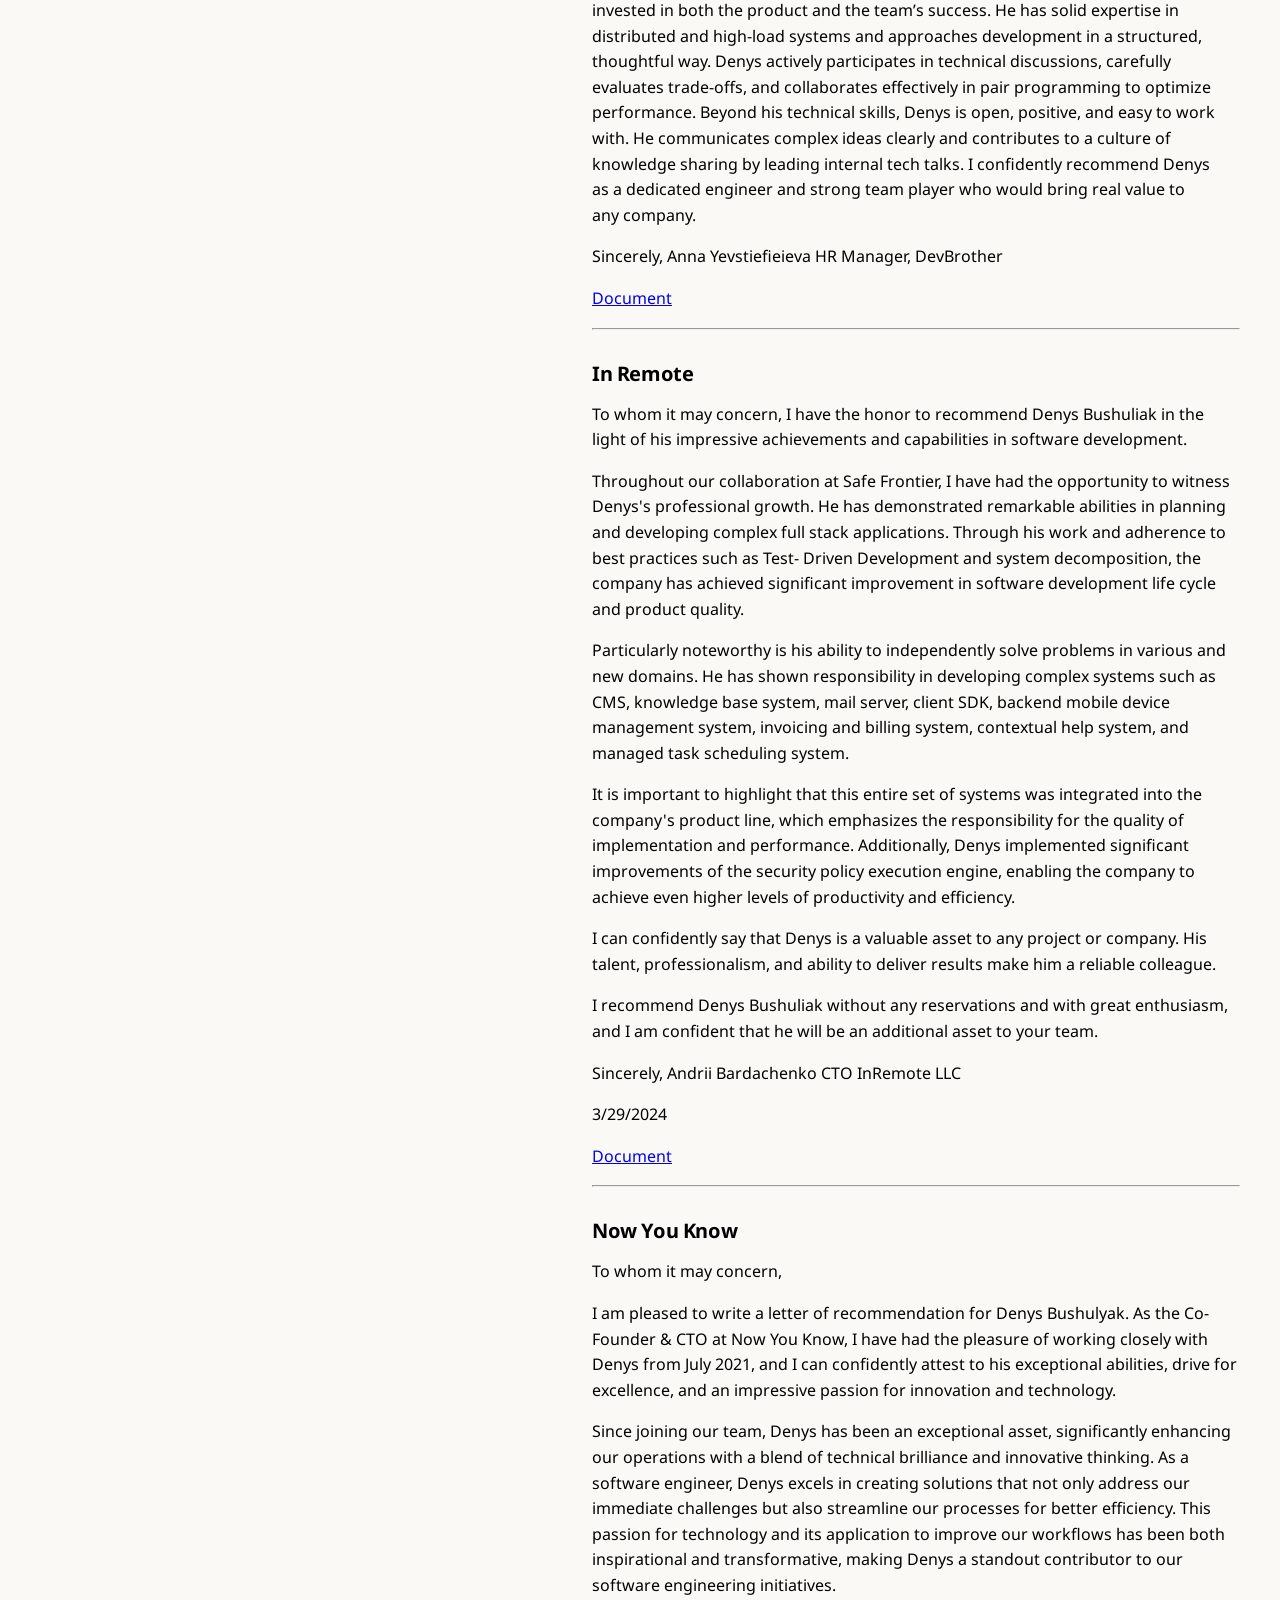
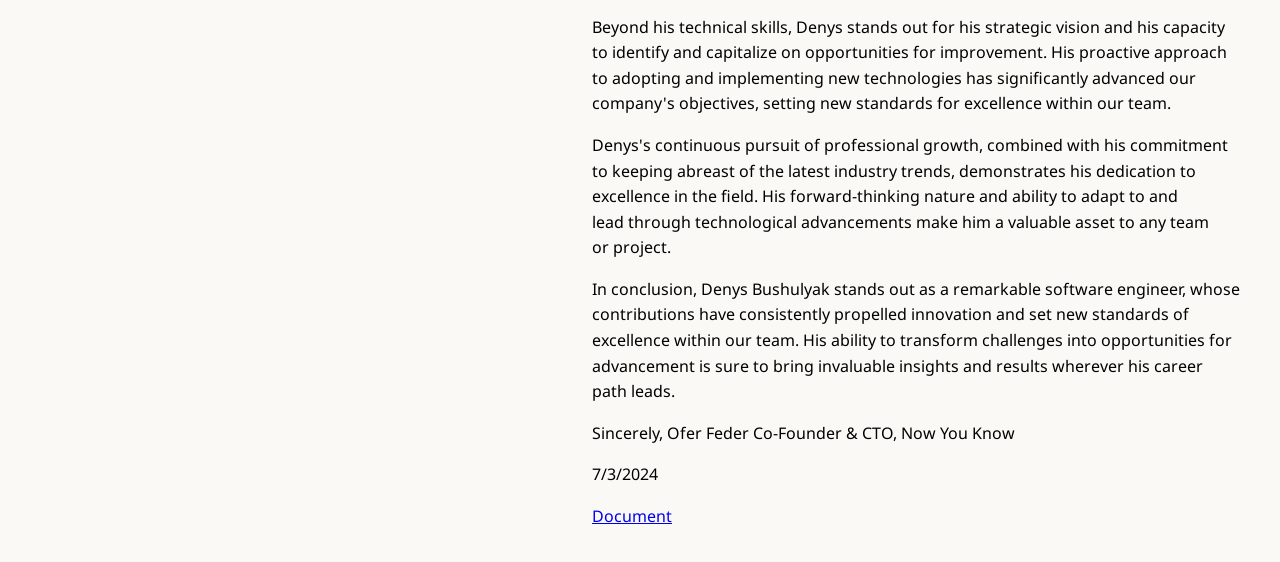
<file: docs/resume.html>
<!doctype html>
<html lang="en">
	<head>
		<!-- Google tag (gtag.js) -->
		<script
			async
			src="https://www.googletagmanager.com/gtag/js?id=G-MKNLWKVNXL"
		></script>
		<script>
			window.dataLayer = window.dataLayer || [];
			function gtag() {
				dataLayer.push(arguments);
			}
			gtag("js", new Date());

			gtag("config", "G-MKNLWKVNXL");
		</script>
		<meta charset="UTF-8" />
		<meta name="viewport" content="width=device-width, initial-scale=1.0" />
		<meta http-equiv="X-UA-Compatible" content="ie=edge" />
		<meta name="color-scheme" content="light dark" />
		<script>
			(function () {
				document.documentElement.classList.add("js");
				try {
					var theme = localStorage.getItem("theme");
					if (theme !== "dark" && theme !== "light") {
						theme = window.matchMedia("(prefers-color-scheme: dark)").matches
							? "dark"
							: "light";
					}
					document.documentElement.setAttribute("data-theme", theme);
				} catch (error) {}
			})();
		</script>
		<noscript>
			<style>
				#theme-toggle,
				#nav-toggle {
					display: none;
				}
			</style>
		</noscript>
		<title>Résumé | Denys Bushuliak</title>
		<meta
			name="description"
			content="Full résumé in one document: background, projects, skills, and recommendation letters — print-ready."
		/>
		<link rel="stylesheet" href="assets/styles.css" />
		<link
			rel="icon"
			href="assets/favicons/icons8-favicon-ios-17-outlined-96.png"
			type="image/x-icon"
		/>
		<link rel="preconnect" href="https://fonts.googleapis.com" />
		<link rel="preconnect" href="https://fonts.gstatic.com" crossorigin />
		<link
			href="https://fonts.googleapis.com/css2?family=Noto+Sans:ital,wght@0,100..900;1,100..900&display=swap"
			rel="stylesheet"
		/>
	</head>

	<body>
		<main>
			<div id="sidebar">
				<header>
					<hgroup>
						<h1><a href="index.html">Denys Bushuliak</a></h1>
						<p>Principal Software Engineer</p>
					</hgroup>
					<button
						id="nav-toggle"
						type="button"
						aria-expanded="false"
						aria-controls="vertical-nav"
						aria-label="Toggle navigation menu"
					>
						<svg class="icon-menu" xmlns="http://www.w3.org/2000/svg" viewBox="0 0 24 24" fill="none" stroke="currentColor" stroke-width="2" stroke-linecap="round" aria-hidden="true">
							<path d="M3 6h18M3 12h18M3 18h18" />
						</svg>
						<svg class="icon-close" xmlns="http://www.w3.org/2000/svg" viewBox="0 0 24 24" fill="none" stroke="currentColor" stroke-width="2" stroke-linecap="round" aria-hidden="true">
							<path d="M6 6l12 12M18 6L6 18" />
						</svg>
					</button>
				</header>
				<nav id="vertical-nav" aria-label="Main">
					<a href="projects.html" id="projects-link">Projects</a>
					<a href="skills.html" id="skills-link">Skills</a>
					<a
						href="recommendation_letters.html"
						id="recommendation-letters-link"
						>Recommendation letters</a
					>
					<a href="about.html" id="about-me-link">About me</a>
					<a href="resume.html" id="resume-link">Résumé</a>
				</nav>
				<button id="theme-toggle" type="button" aria-label="Toggle color theme">
					<svg class="icon-moon" xmlns="http://www.w3.org/2000/svg" viewBox="0 0 24 24" fill="none" stroke="currentColor" stroke-width="2" stroke-linecap="round" stroke-linejoin="round" aria-hidden="true">
						<path d="M21 12.79A9 9 0 1 1 11.21 3 7 7 0 0 0 21 12.79z" />
					</svg>
					<svg class="icon-sun" xmlns="http://www.w3.org/2000/svg" viewBox="0 0 24 24" fill="none" stroke="currentColor" stroke-width="2" stroke-linecap="round" stroke-linejoin="round" aria-hidden="true">
						<circle cx="12" cy="12" r="5" />
						<path d="M12 1v2M12 21v2M4.22 4.22l1.42 1.42M18.36 18.36l1.42 1.42M1 12h2M21 12h2M4.22 19.78l1.42-1.42M18.36 5.64l1.42-1.42" />
					</svg>
				</button>
				<footer id="footer">
					<nav aria-label="Social">
						<a href="https://github.com/denys-bushuliak" aria-label="GitHub">
							<svg
								xmlns="http://www.w3.org/2000/svg"
								viewBox="0 0 496 512"
								class="icon"
								aria-hidden="true"
							>
								<!--!Font Awesome Free 6.7.2 by @fontawesome - https://fontawesome.com License - https://fontawesome.com/license/free Copyright 2025 Fonticons, Inc.-->
								<path
									d="M165.9 397.4c0 2-2.3 3.6-5.2 3.6-3.3 .3-5.6-1.3-5.6-3.6 0-2 2.3-3.6 5.2-3.6 3-.3 5.6 1.3 5.6 3.6zm-31.1-4.5c-.7 2 1.3 4.3 4.3 4.9 2.6 1 5.6 0 6.2-2s-1.3-4.3-4.3-5.2c-2.6-.7-5.5 .3-6.2 2.3zm44.2-1.7c-2.9 .7-4.9 2.6-4.6 4.9 .3 2 2.9 3.3 5.9 2.6 2.9-.7 4.9-2.6 4.6-4.6-.3-1.9-3-3.2-5.9-2.9zM244.8 8C106.1 8 0 113.3 0 252c0 110.9 69.8 205.8 169.5 239.2 12.8 2.3 17.3-5.6 17.3-12.1 0-6.2-.3-40.4-.3-61.4 0 0-70 15-84.7-29.8 0 0-11.4-29.1-27.8-36.6 0 0-22.9-15.7 1.6-15.4 0 0 24.9 2 38.6 25.8 21.9 38.6 58.6 27.5 72.9 20.9 2.3-16 8.8-27.1 16-33.7-55.9-6.2-112.3-14.3-112.3-110.5 0-27.5 7.6-41.3 23.6-58.9-2.6-6.5-11.1-33.3 2.6-67.9 20.9-6.5 69 27 69 27 20-5.6 41.5-8.5 62.8-8.5s42.8 2.9 62.8 8.5c0 0 48.1-33.6 69-27 13.7 34.7 5.2 61.4 2.6 67.9 16 17.7 25.8 31.5 25.8 58.9 0 96.5-58.9 104.2-114.8 110.5 9.2 7.9 17 22.9 17 46.4 0 33.7-.3 75.4-.3 83.6 0 6.5 4.6 14.4 17.3 12.1C428.2 457.8 496 362.9 496 252 496 113.3 383.5 8 244.8 8zM97.2 352.9c-1.3 1-1 3.3 .7 5.2 1.6 1.6 3.9 2.3 5.2 1 1.3-1 1-3.3-.7-5.2-1.6-1.6-3.9-2.3-5.2-1zm-10.8-8.1c-.7 1.3 .3 2.9 2.3 3.9 1.6 1 3.6 .7 4.3-.7 .7-1.3-.3-2.9-2.3-3.9-2-.6-3.6-.3-4.3 .7zm32.4 35.6c-1.6 1.3-1 4.3 1.3 6.2 2.3 2.3 5.2 2.6 6.5 1 1.3-1.3 .7-4.3-1.3-6.2-2.2-2.3-5.2-2.6-6.5-1zm-11.4-14.7c-1.6 1-1.6 3.6 0 5.9 1.6 2.3 4.3 3.3 5.6 2.3 1.6-1.3 1.6-3.9 0-6.2-1.4-2.3-4-3.3-5.6-2z"
								/></svg
						></a>
						<a
							href="https://www.linkedin.com/in/denys-bushulyak/"
							aria-label="LinkedIn"
							><svg
								xmlns="http://www.w3.org/2000/svg"
								viewBox="0 0 448 512"
								class="icon"
								aria-hidden="true"
							>
								<!--!Font Awesome Free 6.7.2 by @fontawesome - https://fontawesome.com License - https://fontawesome.com/license/free Copyright 2025 Fonticons, Inc.-->
								<path
									d="M416 32H31.9C14.3 32 0 46.5 0 64.3v383.4C0 465.5 14.3 480 31.9 480H416c17.6 0 32-14.5 32-32.3V64.3c0-17.8-14.4-32.3-32-32.3zM135.4 416H69V202.2h66.5V416zm-33.2-243c-21.3 0-38.5-17.3-38.5-38.5S80.9 96 102.2 96c21.2 0 38.5 17.3 38.5 38.5 0 21.3-17.2 38.5-38.5 38.5zm282.1 243h-66.4V312c0-24.8-.5-56.7-34.5-56.7-34.6 0-39.9 27-39.9 54.9V416h-66.4V202.2h63.7v29.2h.9c8.9-16.8 30.6-34.5 62.9-34.5 67.2 0 79.7 44.3 79.7 101.9V416z"
								/></svg
						></a>
					</nav>
					<p>&copy; 2026 Denys Bushuliak. All rights reserved.</p>
				</footer>
			</div>
			<article>
				<style>
    #resume-link{
        color: var(--active-nav-link-color) !important;
    }
</style>
<section class="resume-part">
<h1>About Me</h1>
<p>I am a highly experienced Software Engineer and solution architect with over 20 years of professional experience in designing, developing, and implementing complex software solutions.  My expertise spans a wide range of domains, including ERP systems, CRM, payment systems, and service delivery platforms.  I am adept at transforming business requirements into robust, scalable, and maintainable technical solutions, with a strong focus on delivering value and accommodating future growth.</p>
<p>Throughout my career, I have focused on building distributed systems and modern web applications, with a strong background in backend development using languages such as Rust, PHP, Java, and Node.js.  I am also proficient in frontend development using modern JavaScript frameworks like ReactJS and Angular.  I am experienced in working across various technology stacks and am comfortable with full-stack development.</p>
<p>I prioritize writing clean, testable code and am well-versed in implementing architectural patterns such as Hexagonal Architecture, CQRS, microservices, and Domain-Driven Design.  I am experienced in designing and managing data storage systems, deploying and maintaining cloud infrastructure, and configuring CI/CD pipelines.</p>
<p>I am committed to continuous learning, staying current with the latest technological advancements, and mentoring other developers.</p>
<h3 id="education">Education</h3>
<ul>
<li><strong>Degree:</strong> Master of Science in Mechanical Engineering</li>
<li><strong>Specialization:</strong> Automation of Manufacturing Processes using Information and Computer Technologies</li>
<li><strong>Institution:</strong> Vinnytsia National Technical University</li>
<li><strong>Year:</strong> 2009</li>
</ul>
<h3>Known Languages</h3>
<ul>
<li>English: reading C2, listening and speaking B2 (<a href="https://cert.efset.org/WSdoAM">EF SET</a>)</li>
<li>Ukrainian - Native</li>
<li>Russian - Native</li>
<li>Kurmanji - B1</li>
<li>Turkish - A1</li>
</ul>
<h3 id="list-of-interests">List of interests</h3>
<p>Committed to continual learning and staying updated with the latest advancements, I regularly read white papers from sources such as ACM, IEEE, VLDB, and many others. I enjoy mentoring newcomers on their journey as developers and also volunteer to teach aspiring developers, sharing my expertise to help them succeed.</p>
<ul>
<li>Database internal architecture, data storing formats, InMemory DBMS;</li>
<li>OS Development and hypervisors;</li>
<li>WebAssembly</li>
<li>Functional Programming</li>
</ul>
<h3 id="volunteering">Volunteering</h3>
<ul>
<li>I teach programming and server application architecture for free.</li>
<li>I created and maintain a website for learning the Kurdish language (Kurmanji dialect) at <a href="https://denys-bushuliak.github.io/kurmanci">https://denys-bushuliak.github.io/kurmanci</a>.</li>
</ul>
</section>
<section class="resume-part">
<h1>Projects</h1>
<h2>Now You Know</h2>
<p><strong>Description:</strong> A scalable online education platform
offering video courses across a wide range of subjects.
The system includes detailed analytics for user
engagement, personalized content delivery, and
training status tracking across social media. Designed
with a microservices architecture using Rust and
Python, the platform ensures high performance and
reliability through asynchronous processing, data
pipelines, and advanced analytics tooling. Cloud
infrastructure was deployed and monitored using AWS
services and Kubernetes.</p>
<p><strong>Responsibilities:</strong> Designing the internal system
architecture using Hexagonal and Service-Oriented
approaches; Developing the product management
module for course creation, updates, and tracking;
Implementing analytical data processing to monitor
user training status across social media platforms;
Designing and managing data storage systems for
structured and semi-structured data; Deploying and
maintaining cloud infrastructure with Kubernetes and
AWS (EKS, S3, Lambda, etc.); Configuring business
analytics tools and ensuring continuous monitoring
and observability; Managing CI/CD processes and
supporting infrastructure scalability and reliability.</p>
<p><strong>Technologies:</strong></p>
<ul>
<li>Rust (Tokio, Cargo Lambda, Workspace, concurrency and multi-threading)</li>
<li>Python</li>
<li>Node.js</li>
<li>TypeScript</li>
<li>HTML5/CSS</li>
<li>Custom SQL Dialect</li>
<li>PostgreSQL</li>
<li>MongoDB</li>
<li>React.js</li>
<li>Apache Airflow</li>
<li>DataFusion</li>
<li>Arrow</li>
<li>Parquet</li>
<li>AWS (EKS, S3, SNS, SQS, EFS, ElastiCache, CloudFront, EventBridge, CloudWatch, EC2, Lambda)</li>
<li>Scaleway Cloud</li>
<li>Kubernetes</li>
<li>CI/CD</li>
<li>Pest.rs</li>
</ul>
<p>⸻</p>
<h2>ERP System for Footwear Manufacturing</h2>
<p><strong>Description:</strong> An enterprise resource planning (ERP)
system developed for a shoe manufacturing company
to automate and optimize operations across the full
production and delivery lifecycle. The system supports
real-time tracking of materials, pricing automation,
supplier settlements, product logistics, and reseller
billing. Built with event-driven architecture and CQRS,
it ensures reliability, traceability, and modular scaling.</p>
<p><strong>Responsibilities:</strong> Designing system architecture using
Hexagonal Architecture, Event Sourcing, and CQRS
principles; Implementing a solution for automated
tracking of production resources from material intake
to delivery; Developing pricing automation logic and
financial workflows for supplier and reseller
management; Leading and mentoring the
development team throughout the project lifecycle;
Configuring DevOps processes using Docker Compose
and GitHub Actions; Managing cloud storage and
database infrastructure for operational data.</p>
<p><strong>Technologies:</strong></p>
<ul>
<li>Node.js</li>
<li>TypeScript</li>
<li>JavaScript</li>
<li>GraphQL</li>
<li>ReactJS</li>
<li>Hexagonal Architecture</li>
<li>Event Sourcing</li>
<li>CQRS</li>
<li>ArangoDB</li>
<li>MongoDB</li>
<li>AWS S3</li>
<li>GitHub Actions</li>
<li>Docker Compose</li>
</ul>
<p>⸻</p>
<h2>ERP System for Travel Operator</h2>
<p><strong>Description:</strong> A modern ERP system developed for a
travel company to manage tours, bookings, pricing,
and operational workflows. The project included full
migration from a legacy system, with a focus on
scalability, modularity, and performance. Built using
microservices and Domain-Driven Design (DDD)
principles, the system supports secure APIs and flexible
access control via a custom ABAC service.</p>
<p><strong>Responsibilities:</strong> Designing a new ERP system
architecture with Domain-Driven Design and
microservices principles; Planning and executing
seamless migration from the legacy system; Selecting
the technology stack and defining core service
contracts (GraphQL/REST APIs); Leading the
development team and ensuring code quality across
all components; Implementing key modules and
coordinating integration between services; Managing
CI/CD pipelines and deploying the system using
OpenShift.</p>
<p><strong>Technologies:</strong></p>
<ul>
<li>Node.js</li>
<li>PHP</li>
<li>TypeScript</li>
<li>JavaScript</li>
<li>HTML/CSS</li>
<li>ReactPHP</li>
<li>RoadRunner</li>
<li>GraphQL</li>
<li>REST</li>
<li>JWT</li>
<li>Custom ABAC Service</li>
<li>Redis</li>
<li>MongoDB</li>
<li>GitLab CI/CD</li>
<li>Jenkins</li>
<li>OpenShift</li>
</ul>
<p>⸻</p>
<h2>Uber-like Taxi Service Platform</h2>
<p><strong>Description:</strong> A full-featured taxi service platform
developed to support ride booking, real-time
communication, driver-client matching, and billing
operations. The system included a mobile app for
drivers and clients, a web-based back-office interface,
and a backend designed with a microservices
architecture. Real-time functionality was powered by
socket-based communication, and the platform
supported scalable deployments via Docker Swarm.</p>
<p><strong>Responsibilities:</strong> Designing the full system
architecture, covering backend, back-office frontend,
and mobile applications; Leading the development
team and overseeing feature planning,
implementation, and integration; Developing real-time
communication features using WebSockets (Socket.io);
Implementing secure authentication and
authorization flows using JWT; Building and deploying
microservices for core business logic and billing
system; Managing mobile development using React
Native and Expo; Setting up infrastructure and
orchestrating services using Docker Swarm.</p>
<p><strong>Technologies:</strong></p>
<ul>
<li>Node.js</li>
<li>PHP</li>
<li>TypeScript</li>
<li>JavaScript</li>
<li>Laravel</li>
<li>Socket.io</li>
<li>JWT</li>
<li>ReactJS</li>
<li>React Native</li>
<li>Expo Framework</li>
<li>MongoDB</li>
<li>Redis</li>
<li>Pub/Sub</li>
<li>Docker Swarm</li>
</ul>
<p>⸻</p>
<h2>SafeFrontier</h2>
<p><strong>Description:</strong> A cloud-based service delivery platform
designed to support business operations across
multiple functional areas, including messaging, billing,
information planning, and customer support. The
platform featured a custom-built email service,
contextual help modules, and push notification
integration for Apple, Android, and Blackberry. Built
with extensibility and integration in mind, it included
SDK toolkits and developer documentation.</p>
<p><strong>Responsibilities:</strong> Gathering business requirements
and converting them into technical specifications for
multiple platform modules; Designing and developing
a custom email service with an SDK and supporting
documentation; Implementing modules for client and
sub-client billing, knowledge base, contextual help,
and information planning; Developing and integrating
push notification services for Apple, Android, and
Blackberry devices; Implementing real-time
communication systems using WebSockets and TCP/IP
sockets; Managing data storage and operations via
MySQL.</p>
<p><strong>Technologies:</strong></p>
<ul>
<li>PHP</li>
<li>JavaScript</li>
<li>HTML/CSS</li>
<li>Apple Push Notification Service</li>
<li>Android Push Service</li>
<li>Blackberry</li>
<li>WebSockets</li>
<li>TCP/IP Sockets</li>
<li>MySQL</li>
</ul>
</section>
<section class="resume-part">
<h1>Skills</h1>
<h3>Programming Languages and DSLs</h3>
<ul>
<li>Rust</li>
<li>Go</li>
<li>JavaScript/TypeScript</li>
<li>F#</li>
<li>Java</li>
<li>C#</li>
<li>PHP</li>
<li>SQL</li>
<li>Cypher QL</li>
<li>ArangoDB QL</li>
<li>Delphi</li>
<li>Custom DSLs</li>
<li>ANTLR</li>
<li>PEG Grammar</li>
<li>BNF/BNFC</li>
</ul>
<h3>Architectural Patterns and Concepts</h3>
<ul>
<li>Category Theory</li>
<li>Concurrency</li>
<li>CQRS</li>
<li>Developer Experience (DX)</li>
<li>Domain-Driven Design (DDD)</li>
<li>Event Sourcing</li>
<li>Finite State Machines</li>
<li>Functional Programming</li>
<li>Flux Architecture Pattern</li>
<li>Hexagonal Architecture (Port and Adapter)</li>
<li>Micro Frontend</li>
<li>Microservices</li>
<li>Multithreading</li>
<li>MVC/HMVC</li>
<li>Onion Architecture</li>
<li>Object Oriented Programming</li>
<li>Pub/Sub</li>
<li>RBAC/ABAC</li>
<li>Service-Oriented Architecture (SOA)</li>
</ul>
<h3>API Development</h3>
<ul>
<li>Any Custom protocol</li>
<li>GraphQL</li>
<li>REST</li>
<li>SOAP</li>
<li>WebSockets</li>
<li>XML-RPC</li>
</ul>
<h3>Frontend Technologies</h3>
<ul>
<li>AngularJS/Angular</li>
<li>React Native</li>
<li>ReactJS</li>
<li>Redux</li>
<li>RxJS</li>
<li>Vue.js</li>
<li>WebAssembly</li>
<li>XState</li>
</ul>
<h3>Backend Technologies</h3>
<ul>
<li>Doctrine</li>
<li>Express</li>
<li>GraphQL (Apollo, Yoga, Vanilla)</li>
<li>JDBC Type 3 Driver Implementation</li>
<li>Laravel</li>
<li>Pest.rs</li>
<li>ReactPHP</li>
<li>RedBeanPHP</li>
<li>Socket.io</li>
<li>Symfony</li>
<li>Tokio</li>
<li>WebAssembly</li>
</ul>
<h3>Testing</h3>
<ul>
<li>Behavior-Driven Development (BDD)</li>
<li>Cucumber Framework</li>
<li>Test-Driven Development (TDD)</li>
</ul>
<h3>Tools and IDEs</h3>
<ul>
<li>Git</li>
<li>GitHub Actions</li>
<li>GitLab CI/CD</li>
<li>JetBrains tools</li>
<li>Jest</li>
<li>Playwright</li>
<li>React Testing Library</li>
<li>SVN</li>
<li>VIM</li>
<li>VSCode</li>
</ul>
<h3>Database Technologies</h3>
<ul>
<li>Apache Arrow</li>
<li>Apache DataFusion</li>
<li>ArangoDB</li>
<li>Avro</li>
<li>ClickHouse</li>
<li>MongoDB</li>
<li>MySQL</li>
<li>Neo4J</li>
<li>Parquet</li>
<li>PostgreSQL</li>
<li>Presto</li>
<li>Trino</li>
<li>Redis &amp; Redis Streams</li>
<li>SQLite</li>
</ul>
<h3>Cloud and DevOps</h3>
<ul>
<li>Apache Airflow</li>
<li>AWS (EKS, SQS, SNS, Lambda, IAM)</li>
<li>Docker</li>
<li>Docker Swarm</li>
<li>Kubernetes</li>
<li>MinIO</li>
<li>Scaleway Cloud</li>
<li>Tableau Server</li>
</ul>
</section>
<section class="resume-part">
<h1>Recommendation Letters</h1>
<h3>DevBrother LLC</h3>
<p>March 2, 2026</p>
<p>Denys is a responsible and proactive Rust Engineer with strong ownership of his work. He consistently
delivers high-quality solutions and contributes valuable ideas to improve architecture, performance,
and development processes. He is genuinely invested in both the product and the team’s success.
He has solid expertise in distributed and high-load systems and approaches development in a
structured, thoughtful way. Denys actively participates in technical discussions, carefully evaluates
trade-offs, and collaborates effectively in pair programming to optimize performance.
Beyond his technical skills, Denys is open, positive, and easy to work with. He communicates complex
ideas clearly and contributes to a culture of knowledge sharing by leading internal tech talks.
I confidently recommend Denys as a dedicated engineer and strong team player who would bring real
value to any company.</p>
<p>Sincerely,
Anna Yevstiefieieva
HR Manager, DevBrother</p>
<p><a href="./assets/letters/DB_Recommendation_Letter.pdf">Document</a></p>
<hr />
<h3>In Remote</h3>
<p>To whom it may concern,
I have the honor to recommend Denys Bushuliak in the light of his impressive achievements
and capabilities in software development.</p>
<p>Throughout our collaboration at Safe Frontier, I have had the opportunity to witness Denys's
professional growth. He has demonstrated remarkable abilities in planning and developing
complex full stack applications. Through his work and adherence to best practices such as Test-
Driven Development and system decomposition, the company has achieved significant
improvement in software development life cycle and product quality.</p>
<p>Particularly noteworthy is his ability to independently solve problems in various and new
domains. He has shown responsibility in developing complex systems such as CMS, knowledge
base system, mail server, client SDK, backend mobile device management system, invoicing
and billing system, contextual help system, and managed task scheduling system.</p>
<p>It is important to highlight that this entire set of systems was integrated into the company's
product line, which emphasizes the responsibility for the quality of implementation and
performance. Additionally, Denys implemented significant improvements of the security policy
execution engine, enabling the company to achieve even higher levels of productivity and
efficiency.</p>
<p>I can confidently say that Denys is a valuable asset to any project or company. His talent,
professionalism, and ability to deliver results make him a reliable colleague.</p>
<p>I recommend Denys Bushuliak without any reservations and with great enthusiasm, and I am
confident that he will be an additional asset to your team.</p>
<p>Sincerely,
Andrii Bardachenko
CTO
InRemote LLC</p>
<p>3/29/2024</p>
<p><a href="./assets/letters/InRemote_Recommendation_letter.pdf">Document</a></p>
<hr />
<h3>Now You Know</h3>
<p>To whom it may concern,</p>
<p>I am pleased to write a letter of recommendation for Denys Bushulyak. As the Co-Founder &amp;
CTO at Now You Know, I have had the pleasure of working closely with Denys from July 2021,
and I can confidently attest to his exceptional abilities, drive for excellence, and an impressive
passion for innovation and technology.</p>
<p>Since joining our team, Denys has been an exceptional asset, significantly enhancing our
operations with a blend of technical brilliance and innovative thinking. As a software engineer,
Denys excels in creating solutions that not only address our immediate challenges but also
streamline our processes for better efficiency. This passion for technology and its application to
improve our workflows has been both inspirational and transformative, making Denys a
standout contributor to our software engineering initiatives.</p>
<p>Beyond his technical skills, Denys stands out for his strategic vision and his capacity to identify
and capitalize on opportunities for improvement. His proactive approach to adopting and
implementing new technologies has significantly advanced our company's objectives, setting
new standards for excellence within our team.</p>
<p>Denys's continuous pursuit of professional growth, combined with his commitment to keeping
abreast of the latest industry trends, demonstrates his dedication to excellence in the field.
His forward-thinking nature and ability to adapt to and lead through technological advancements
make him a valuable asset to any team or project.</p>
<p>In conclusion, Denys Bushulyak stands out as a remarkable software engineer, whose
contributions have consistently propelled innovation and set new standards of excellence within
our team.
His ability to transform challenges into opportunities for advancement is sure to bring invaluable
insights and results wherever his career path leads.</p>
<p>Sincerely,
Ofer Feder
Co-Founder &amp; CTO, Now You Know</p>
<p>7/3/2024</p>
<p><a href="./assets/letters/Now_You_Know_Recommendation_Letter.pdf">Document</a></p>
</section>

			</article>
		</main>
		<script>
			(function () {
				var toggle = document.getElementById("theme-toggle");
				if (!toggle) {
					return;
				}
				toggle.addEventListener("click", function () {
					var root = document.documentElement;
					var nextTheme =
						root.getAttribute("data-theme") === "dark" ? "light" : "dark";
					root.setAttribute("data-theme", nextTheme);
					try {
						localStorage.setItem("theme", nextTheme);
					} catch (error) {}
				});
			})();

			(function () {
				var toggle = document.getElementById("nav-toggle");
				var nav = document.getElementById("vertical-nav");
				if (!toggle || !nav) {
					return;
				}
				var root = document.documentElement;
				function setOpen(open) {
					toggle.setAttribute("aria-expanded", String(open));
					if (open) {
						root.setAttribute("data-nav", "open");
					} else {
						root.removeAttribute("data-nav");
					}
				}
				toggle.addEventListener("click", function () {
					setOpen(root.getAttribute("data-nav") !== "open");
				});
				nav.addEventListener("click", function (event) {
					if (event.target.closest("a")) {
						setOpen(false);
					}
				});
				document.addEventListener("keydown", function (event) {
					if (event.key === "Escape") {
						setOpen(false);
					}
				});
			})();
		</script>
	</body>
</html>
</file>
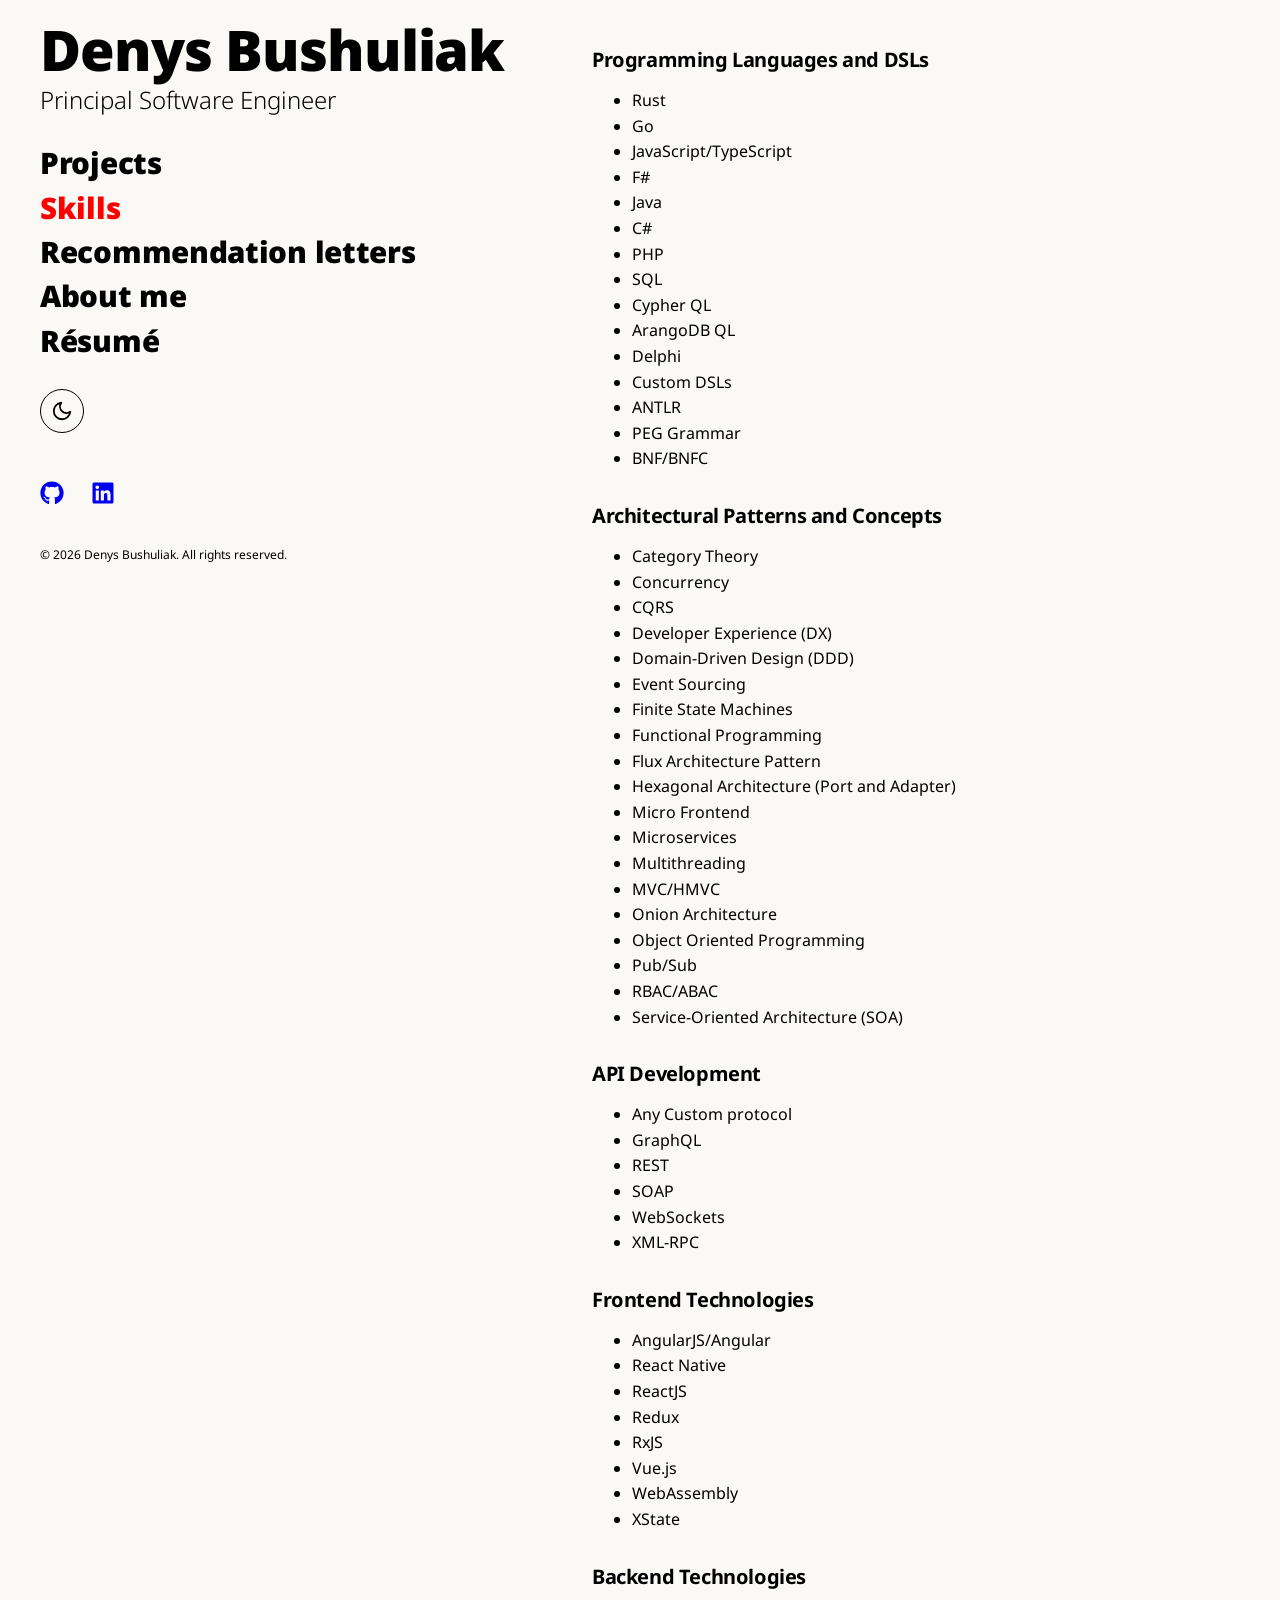
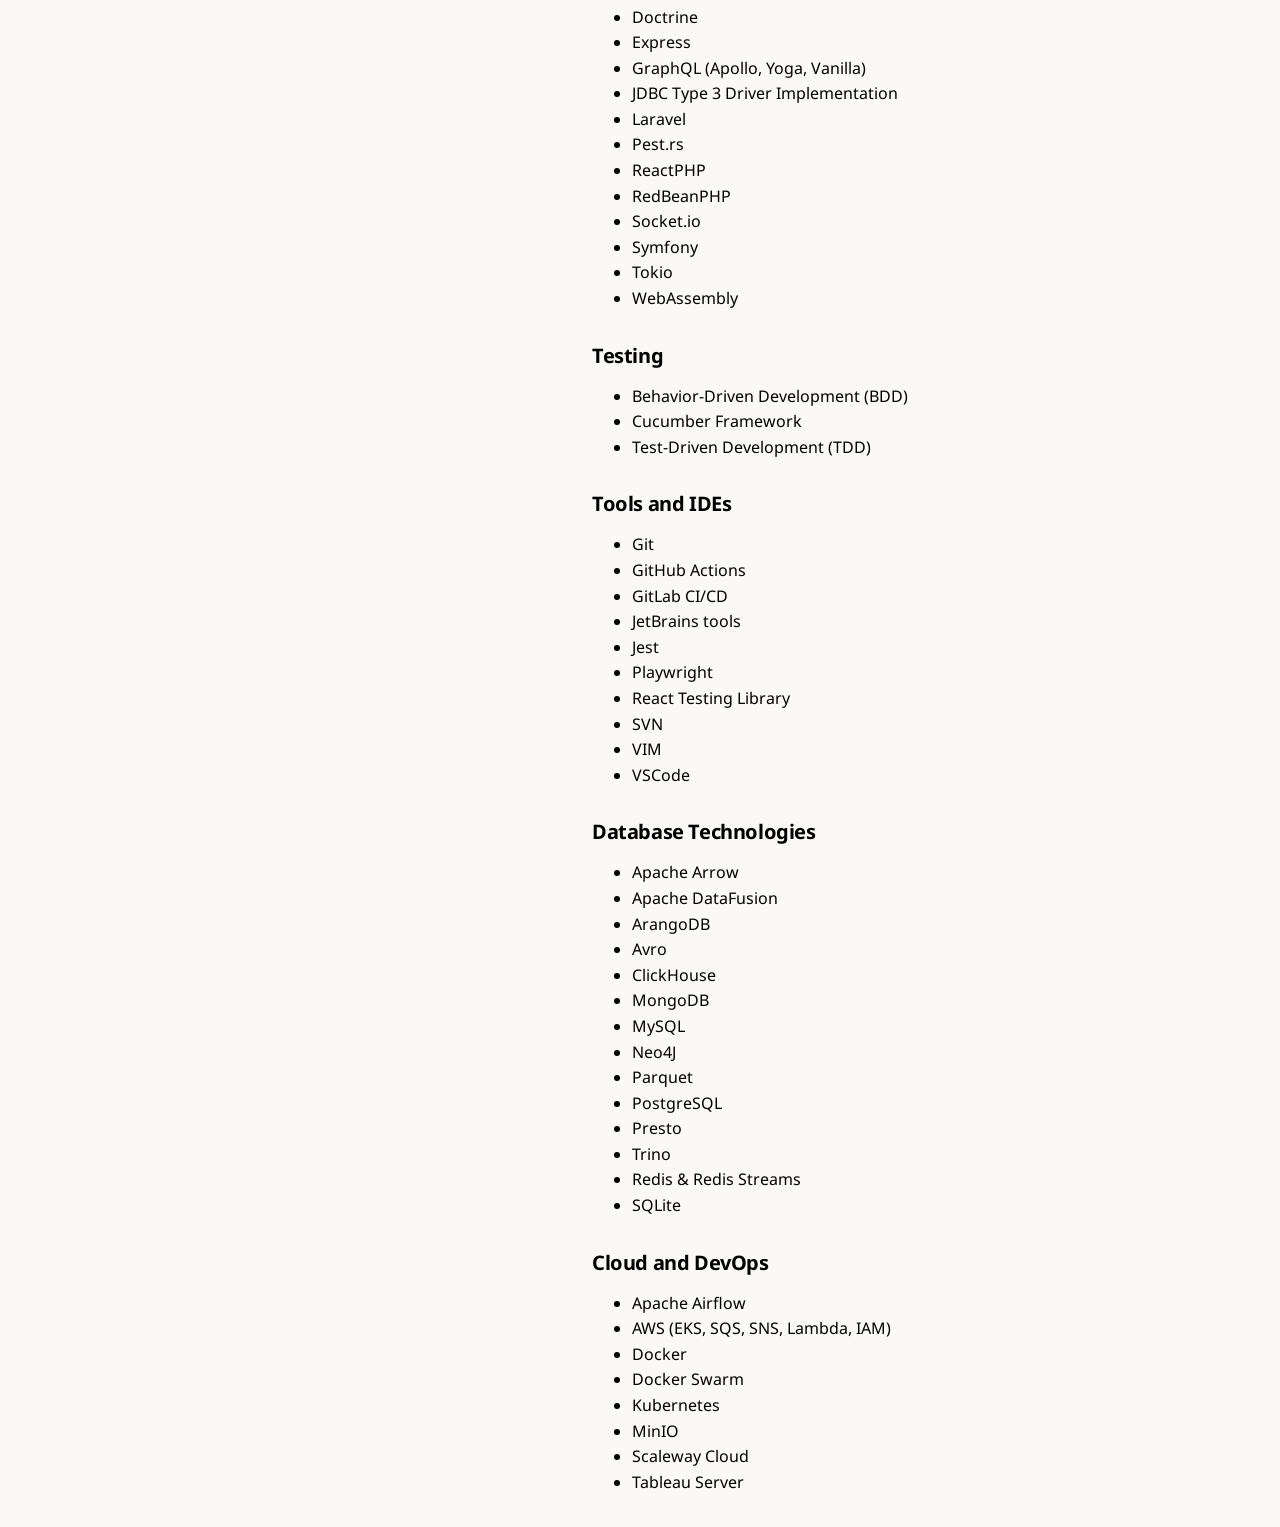
<file: docs/skills.html>
<!doctype html>
<html lang="en">
	<head>
		<!-- Google tag (gtag.js) -->
		<script
			async
			src="https://www.googletagmanager.com/gtag/js?id=G-MKNLWKVNXL"
		></script>
		<script>
			window.dataLayer = window.dataLayer || [];
			function gtag() {
				dataLayer.push(arguments);
			}
			gtag("js", new Date());

			gtag("config", "G-MKNLWKVNXL");
		</script>
		<meta charset="UTF-8" />
		<meta name="viewport" content="width=device-width, initial-scale=1.0" />
		<meta http-equiv="X-UA-Compatible" content="ie=edge" />
		<meta name="color-scheme" content="light dark" />
		<script>
			(function () {
				document.documentElement.classList.add("js");
				try {
					var theme = localStorage.getItem("theme");
					if (theme !== "dark" && theme !== "light") {
						theme = window.matchMedia("(prefers-color-scheme: dark)").matches
							? "dark"
							: "light";
					}
					document.documentElement.setAttribute("data-theme", theme);
				} catch (error) {}
			})();
		</script>
		<noscript>
			<style>
				#theme-toggle,
				#nav-toggle {
					display: none;
				}
			</style>
		</noscript>
		<title>Skills | Denys Bushuliak</title>
		<meta
			name="description"
			content="Technical skills: Rust, Go, JavaScript, CQRS, microservices, DDD, databases, and cloud."
		/>
		<link rel="stylesheet" href="assets/styles.css" />
		<link
			rel="icon"
			href="assets/favicons/icons8-favicon-ios-17-outlined-96.png"
			type="image/x-icon"
		/>
		<link rel="preconnect" href="https://fonts.googleapis.com" />
		<link rel="preconnect" href="https://fonts.gstatic.com" crossorigin />
		<link
			href="https://fonts.googleapis.com/css2?family=Noto+Sans:ital,wght@0,100..900;1,100..900&display=swap"
			rel="stylesheet"
		/>
	</head>

	<body>
		<main>
			<div id="sidebar">
				<header>
					<hgroup>
						<h1><a href="index.html">Denys Bushuliak</a></h1>
						<p>Principal Software Engineer</p>
					</hgroup>
					<button
						id="nav-toggle"
						type="button"
						aria-expanded="false"
						aria-controls="vertical-nav"
						aria-label="Toggle navigation menu"
					>
						<svg class="icon-menu" xmlns="http://www.w3.org/2000/svg" viewBox="0 0 24 24" fill="none" stroke="currentColor" stroke-width="2" stroke-linecap="round" aria-hidden="true">
							<path d="M3 6h18M3 12h18M3 18h18" />
						</svg>
						<svg class="icon-close" xmlns="http://www.w3.org/2000/svg" viewBox="0 0 24 24" fill="none" stroke="currentColor" stroke-width="2" stroke-linecap="round" aria-hidden="true">
							<path d="M6 6l12 12M18 6L6 18" />
						</svg>
					</button>
				</header>
				<nav id="vertical-nav" aria-label="Main">
					<a href="projects.html" id="projects-link">Projects</a>
					<a href="skills.html" id="skills-link">Skills</a>
					<a
						href="recommendation_letters.html"
						id="recommendation-letters-link"
						>Recommendation letters</a
					>
					<a href="about.html" id="about-me-link">About me</a>
					<a href="resume.html" id="resume-link">Résumé</a>
				</nav>
				<button id="theme-toggle" type="button" aria-label="Toggle color theme">
					<svg class="icon-moon" xmlns="http://www.w3.org/2000/svg" viewBox="0 0 24 24" fill="none" stroke="currentColor" stroke-width="2" stroke-linecap="round" stroke-linejoin="round" aria-hidden="true">
						<path d="M21 12.79A9 9 0 1 1 11.21 3 7 7 0 0 0 21 12.79z" />
					</svg>
					<svg class="icon-sun" xmlns="http://www.w3.org/2000/svg" viewBox="0 0 24 24" fill="none" stroke="currentColor" stroke-width="2" stroke-linecap="round" stroke-linejoin="round" aria-hidden="true">
						<circle cx="12" cy="12" r="5" />
						<path d="M12 1v2M12 21v2M4.22 4.22l1.42 1.42M18.36 18.36l1.42 1.42M1 12h2M21 12h2M4.22 19.78l1.42-1.42M18.36 5.64l1.42-1.42" />
					</svg>
				</button>
				<footer id="footer">
					<nav aria-label="Social">
						<a href="https://github.com/denys-bushuliak" aria-label="GitHub">
							<svg
								xmlns="http://www.w3.org/2000/svg"
								viewBox="0 0 496 512"
								class="icon"
								aria-hidden="true"
							>
								<!--!Font Awesome Free 6.7.2 by @fontawesome - https://fontawesome.com License - https://fontawesome.com/license/free Copyright 2025 Fonticons, Inc.-->
								<path
									d="M165.9 397.4c0 2-2.3 3.6-5.2 3.6-3.3 .3-5.6-1.3-5.6-3.6 0-2 2.3-3.6 5.2-3.6 3-.3 5.6 1.3 5.6 3.6zm-31.1-4.5c-.7 2 1.3 4.3 4.3 4.9 2.6 1 5.6 0 6.2-2s-1.3-4.3-4.3-5.2c-2.6-.7-5.5 .3-6.2 2.3zm44.2-1.7c-2.9 .7-4.9 2.6-4.6 4.9 .3 2 2.9 3.3 5.9 2.6 2.9-.7 4.9-2.6 4.6-4.6-.3-1.9-3-3.2-5.9-2.9zM244.8 8C106.1 8 0 113.3 0 252c0 110.9 69.8 205.8 169.5 239.2 12.8 2.3 17.3-5.6 17.3-12.1 0-6.2-.3-40.4-.3-61.4 0 0-70 15-84.7-29.8 0 0-11.4-29.1-27.8-36.6 0 0-22.9-15.7 1.6-15.4 0 0 24.9 2 38.6 25.8 21.9 38.6 58.6 27.5 72.9 20.9 2.3-16 8.8-27.1 16-33.7-55.9-6.2-112.3-14.3-112.3-110.5 0-27.5 7.6-41.3 23.6-58.9-2.6-6.5-11.1-33.3 2.6-67.9 20.9-6.5 69 27 69 27 20-5.6 41.5-8.5 62.8-8.5s42.8 2.9 62.8 8.5c0 0 48.1-33.6 69-27 13.7 34.7 5.2 61.4 2.6 67.9 16 17.7 25.8 31.5 25.8 58.9 0 96.5-58.9 104.2-114.8 110.5 9.2 7.9 17 22.9 17 46.4 0 33.7-.3 75.4-.3 83.6 0 6.5 4.6 14.4 17.3 12.1C428.2 457.8 496 362.9 496 252 496 113.3 383.5 8 244.8 8zM97.2 352.9c-1.3 1-1 3.3 .7 5.2 1.6 1.6 3.9 2.3 5.2 1 1.3-1 1-3.3-.7-5.2-1.6-1.6-3.9-2.3-5.2-1zm-10.8-8.1c-.7 1.3 .3 2.9 2.3 3.9 1.6 1 3.6 .7 4.3-.7 .7-1.3-.3-2.9-2.3-3.9-2-.6-3.6-.3-4.3 .7zm32.4 35.6c-1.6 1.3-1 4.3 1.3 6.2 2.3 2.3 5.2 2.6 6.5 1 1.3-1.3 .7-4.3-1.3-6.2-2.2-2.3-5.2-2.6-6.5-1zm-11.4-14.7c-1.6 1-1.6 3.6 0 5.9 1.6 2.3 4.3 3.3 5.6 2.3 1.6-1.3 1.6-3.9 0-6.2-1.4-2.3-4-3.3-5.6-2z"
								/></svg
						></a>
						<a
							href="https://www.linkedin.com/in/denys-bushulyak/"
							aria-label="LinkedIn"
							><svg
								xmlns="http://www.w3.org/2000/svg"
								viewBox="0 0 448 512"
								class="icon"
								aria-hidden="true"
							>
								<!--!Font Awesome Free 6.7.2 by @fontawesome - https://fontawesome.com License - https://fontawesome.com/license/free Copyright 2025 Fonticons, Inc.-->
								<path
									d="M416 32H31.9C14.3 32 0 46.5 0 64.3v383.4C0 465.5 14.3 480 31.9 480H416c17.6 0 32-14.5 32-32.3V64.3c0-17.8-14.4-32.3-32-32.3zM135.4 416H69V202.2h66.5V416zm-33.2-243c-21.3 0-38.5-17.3-38.5-38.5S80.9 96 102.2 96c21.2 0 38.5 17.3 38.5 38.5 0 21.3-17.2 38.5-38.5 38.5zm282.1 243h-66.4V312c0-24.8-.5-56.7-34.5-56.7-34.6 0-39.9 27-39.9 54.9V416h-66.4V202.2h63.7v29.2h.9c8.9-16.8 30.6-34.5 62.9-34.5 67.2 0 79.7 44.3 79.7 101.9V416z"
								/></svg
						></a>
					</nav>
					<p>&copy; 2026 Denys Bushuliak. All rights reserved.</p>
				</footer>
			</div>
			<article>
				<style>
    #skills-link{
        color: var(--active-nav-link-color) !important;
    }
</style>
<h3>Programming Languages and DSLs</h3>
<ul>
<li>Rust</li>
<li>Go</li>
<li>JavaScript/TypeScript</li>
<li>F#</li>
<li>Java</li>
<li>C#</li>
<li>PHP</li>
<li>SQL</li>
<li>Cypher QL</li>
<li>ArangoDB QL</li>
<li>Delphi</li>
<li>Custom DSLs</li>
<li>ANTLR</li>
<li>PEG Grammar</li>
<li>BNF/BNFC</li>
</ul>
<h3>Architectural Patterns and Concepts</h3>
<ul>
<li>Category Theory</li>
<li>Concurrency</li>
<li>CQRS</li>
<li>Developer Experience (DX)</li>
<li>Domain-Driven Design (DDD)</li>
<li>Event Sourcing</li>
<li>Finite State Machines</li>
<li>Functional Programming</li>
<li>Flux Architecture Pattern</li>
<li>Hexagonal Architecture (Port and Adapter)</li>
<li>Micro Frontend</li>
<li>Microservices</li>
<li>Multithreading</li>
<li>MVC/HMVC</li>
<li>Onion Architecture</li>
<li>Object Oriented Programming</li>
<li>Pub/Sub</li>
<li>RBAC/ABAC</li>
<li>Service-Oriented Architecture (SOA)</li>
</ul>
<h3>API Development</h3>
<ul>
<li>Any Custom protocol</li>
<li>GraphQL</li>
<li>REST</li>
<li>SOAP</li>
<li>WebSockets</li>
<li>XML-RPC</li>
</ul>
<h3>Frontend Technologies</h3>
<ul>
<li>AngularJS/Angular</li>
<li>React Native</li>
<li>ReactJS</li>
<li>Redux</li>
<li>RxJS</li>
<li>Vue.js</li>
<li>WebAssembly</li>
<li>XState</li>
</ul>
<h3>Backend Technologies</h3>
<ul>
<li>Doctrine</li>
<li>Express</li>
<li>GraphQL (Apollo, Yoga, Vanilla)</li>
<li>JDBC Type 3 Driver Implementation</li>
<li>Laravel</li>
<li>Pest.rs</li>
<li>ReactPHP</li>
<li>RedBeanPHP</li>
<li>Socket.io</li>
<li>Symfony</li>
<li>Tokio</li>
<li>WebAssembly</li>
</ul>
<h3>Testing</h3>
<ul>
<li>Behavior-Driven Development (BDD)</li>
<li>Cucumber Framework</li>
<li>Test-Driven Development (TDD)</li>
</ul>
<h3>Tools and IDEs</h3>
<ul>
<li>Git</li>
<li>GitHub Actions</li>
<li>GitLab CI/CD</li>
<li>JetBrains tools</li>
<li>Jest</li>
<li>Playwright</li>
<li>React Testing Library</li>
<li>SVN</li>
<li>VIM</li>
<li>VSCode</li>
</ul>
<h3>Database Technologies</h3>
<ul>
<li>Apache Arrow</li>
<li>Apache DataFusion</li>
<li>ArangoDB</li>
<li>Avro</li>
<li>ClickHouse</li>
<li>MongoDB</li>
<li>MySQL</li>
<li>Neo4J</li>
<li>Parquet</li>
<li>PostgreSQL</li>
<li>Presto</li>
<li>Trino</li>
<li>Redis &amp; Redis Streams</li>
<li>SQLite</li>
</ul>
<h3>Cloud and DevOps</h3>
<ul>
<li>Apache Airflow</li>
<li>AWS (EKS, SQS, SNS, Lambda, IAM)</li>
<li>Docker</li>
<li>Docker Swarm</li>
<li>Kubernetes</li>
<li>MinIO</li>
<li>Scaleway Cloud</li>
<li>Tableau Server</li>
</ul>

			</article>
		</main>
		<script>
			(function () {
				var toggle = document.getElementById("theme-toggle");
				if (!toggle) {
					return;
				}
				toggle.addEventListener("click", function () {
					var root = document.documentElement;
					var nextTheme =
						root.getAttribute("data-theme") === "dark" ? "light" : "dark";
					root.setAttribute("data-theme", nextTheme);
					try {
						localStorage.setItem("theme", nextTheme);
					} catch (error) {}
				});
			})();

			(function () {
				var toggle = document.getElementById("nav-toggle");
				var nav = document.getElementById("vertical-nav");
				if (!toggle || !nav) {
					return;
				}
				var root = document.documentElement;
				function setOpen(open) {
					toggle.setAttribute("aria-expanded", String(open));
					if (open) {
						root.setAttribute("data-nav", "open");
					} else {
						root.removeAttribute("data-nav");
					}
				}
				toggle.addEventListener("click", function () {
					setOpen(root.getAttribute("data-nav") !== "open");
				});
				nav.addEventListener("click", function (event) {
					if (event.target.closest("a")) {
						setOpen(false);
					}
				});
				document.addEventListener("keydown", function (event) {
					if (event.key === "Escape") {
						setOpen(false);
					}
				});
			})();
		</script>
	</body>
</html>
</file>
<file: assets/styles.css>
:root {
  color-scheme: light dark;
  --bg: #f6f1e7;
  --bg-alt: #efe8d9;
  --card: #fbf8f1;
  --ink: #22201b;
  --muted: #5b564b;
  --line: #d8cfbc;
  --accent: #2f5d50;
  --serif:
    "Iowan Old Style",
    "Palatino Linotype",
    Palatino,
    Georgia,
    serif;
  --hairline: 1px solid var(--line);
}

@media (prefers-color-scheme: dark) {
  :root {
    --bg: #16261f;
    --bg-alt: #1b2f27;
    --card: #1f3630;
    --ink: #e8e4d4;
    --muted: #9fb0a2;
    --line: #33493f;
    --accent: #8fc0ab;
  }
}

* {
  box-sizing: border-box;
}

html {
  -webkit-text-size-adjust: 100%;
}

body {
  margin: 0;
  background: var(--bg);
  color: var(--ink);
  font-family: var(--serif);
  line-height: 1.65;
  font-size: 18px;
  -webkit-font-smoothing: antialiased;
  display: flex;
  flex-direction: column;
  min-height: 100vh;
}

a {
  color: var(--accent);
  text-decoration: none;
}

main {
  flex: 1;
}

.site-header {
  position: sticky;
  top: 0;
  z-index: 10;
  display: flex;
  flex-wrap: wrap;
  align-items: baseline;
  justify-content: space-between;
  gap: 0.5rem 1.5rem;
  padding: 1.1rem clamp(1.25rem, 4vw, 3rem) 0.9rem;
  border-bottom: 1px solid var(--line);
  background: color-mix(in srgb, var(--bg) 92%, transparent);
  backdrop-filter: blur(8px);
}

.site-title {
  font-weight: 600;
  font-size: 1.15rem;
  letter-spacing: 0.02em;
  color: var(--ink);
}

.site-nav {
  display: flex;
  flex-wrap: wrap;
  gap: 0.25rem clamp(0.9rem, 2.5vw, 1.75rem);
  font-size: 0.86rem;
}

.site-nav a {
  color: var(--muted);
  padding: 0.2rem 0;
  border-bottom: 1px solid transparent;
  transition: color 0.15s ease, border-color 0.15s ease;
}

.site-nav a:hover {
  color: var(--accent);
  border-bottom-color: var(--accent);
}

.stripe {
  background: var(--bg);
  color: var(--ink);
  padding: clamp(3.5rem, 8vw, 6rem) clamp(1.25rem, 4vw, 3rem);
}

.stripe--alt {
  background: var(--bg-alt);
}

.stripe + .stripe {
  border-top: 1px solid var(--line);
}

.wrap {
  max-width: 54rem;
  margin-inline: auto;
  min-width: 0;
}

article {
  counter-reset: section;
}

article > :first-child {
  margin-top: 0;
}

.statement {
  font-size: clamp(1.6rem, 1.1rem + 1.9vw, 2.7rem);
  font-weight: 500;
  line-height: 1.25;
  letter-spacing: -0.01em;
  margin: 0 0 1.5rem;
}

.statement strong {
  font-weight: 500;
  font-style: italic;
  color: var(--accent);
}

.eyebrow {
  font-size: 0.78rem;
  font-weight: 600;
  letter-spacing: 0.18em;
  text-transform: uppercase;
  color: var(--muted);
  margin: 0 0 1.75rem;
}

.wrap p > strong {
  color: var(--accent);
}

.rows {
  list-style: none;
  margin: 0;
  padding: 0;
}

.rows li {
  display: flex;
  flex-wrap: wrap;
  align-items: baseline;
  gap: 0.35rem 1.5rem;
  padding: 1.35rem 0.25rem;
  border-top: 1px solid var(--line);
  color: var(--muted);
  transition: background-color 0.2s ease;
}

.rows li:last-child {
  border-bottom: 1px solid var(--line);
}

.rows li:hover {
  background: color-mix(in srgb, var(--card) 70%, transparent);
}

.rows li a {
  min-width: 15rem;
  font-weight: 600;
  font-size: 1.05rem;
  color: var(--ink);
  white-space: nowrap;
  transition: color 0.15s ease;
}

.rows li:hover a {
  color: var(--accent);
}

.rows li a::after {
  content: " →";
  color: var(--accent);
}

.rows li a.more {
  min-width: 0;
  margin-left: auto;
  font-size: 0.74rem;
  font-weight: 600;
  letter-spacing: 0.16em;
  text-transform: uppercase;
  color: var(--accent);
  white-space: nowrap;
  border-bottom: 1px solid transparent;
  transition: border-color 0.15s ease;
}

.rows li a.more:hover {
  border-bottom-color: currentColor;
}

.rows li a.more::after {
  content: none;
}

.group {
  padding: 2.75rem 0.25rem;
  border-top: 1px solid var(--line);
}

.group:first-child,
.wrap > .group:first-of-type {
  border-top: none;
  padding-top: 0;
}

.group h3 {
  font-size: 0.78rem;
  font-weight: 600;
  letter-spacing: 0.18em;
  text-transform: uppercase;
  color: var(--accent);
  margin: 0 0 1.1rem;
}

.group p {
  margin: 0 0 1rem;
  max-width: 46rem;
  color: var(--muted);
}

.group ul {
  columns: 2;
  column-gap: 3rem;
  list-style: none;
  padding: 0;
  margin: 0;
}

.group li {
  margin: 0;
  padding: 0.4rem 0;
  border-top: 1px dotted var(--line);
  break-inside: avoid;
  font-size: 0.97rem;
}

.group li:first-child {
  border-top: none;
}

.group li strong {
  font-weight: 600;
  color: var(--ink);
}

.group ul p {
  margin: 0;
}

.current-role {
  font-size: clamp(1.25rem, 1rem + 0.9vw, 1.6rem);
  font-weight: 500;
  line-height: 1.4;
  margin: 0 0 1rem;
}

.current-role strong {
  font-style: italic;
  color: var(--accent);
}

.current-role a {
  color: var(--ink);
  border-bottom: 1px solid var(--line);
}

.current-role a:hover {
  color: var(--accent);
  border-bottom-color: var(--accent);
}

blockquote {
  margin: 0 0 2.75rem;
  padding-left: clamp(1rem, 3vw, 1.5rem);
  border-left: 2px solid var(--accent);
}

blockquote > p:first-child {
  font-size: clamp(1.3rem, 1.1rem + 0.7vw, 1.65rem);
  font-style: italic;
  font-weight: 400;
  line-height: 1.5;
  max-width: 44rem;
  margin: 0 0 0.9rem;
}

blockquote > p:first-child::before,
blockquote > p:first-child::after {
  content: none;
}

blockquote .attribution {
  font-size: 0.82rem;
  color: var(--muted);
  margin: 0;
}

blockquote .attribution a {
  color: var(--accent);
  border-bottom: 1px solid transparent;
  transition: border-color 0.15s ease;
}

blockquote .attribution a:hover {
  border-bottom-color: currentColor;
}

.project {
  counter-increment: section;
  padding: 3.5rem 0.25rem;
  border-top: 1px solid var(--line);
}

.project:first-child,
.wrap > .project:first-of-type {
  border-top: none;
  padding-top: 0;
}

.project h2 {
  display: flex;
  align-items: baseline;
  gap: 1.1rem;
  font-size: clamp(1.5rem, 1.2rem + 1.2vw, 2.15rem);
  font-weight: 600;
  line-height: 1.25;
  letter-spacing: -0.005em;
  margin: 0 0 1.5rem;
}

.project h2::before {
  content: counter(section, decimal-leading-zero);
  font-size: 0.95rem;
  font-weight: 600;
  color: var(--accent);
}

.project > p {
  margin: 0 0 1.25rem;
  max-width: 46rem;
  color: var(--muted);
}

.project > p > strong:first-child {
  display: block;
  font-weight: 600;
  font-size: 0.78rem;
  letter-spacing: 0.18em;
  text-transform: uppercase;
  color: var(--accent);
  margin-bottom: 0.4rem;
}

.project ul {
  display: flex;
  flex-wrap: wrap;
  gap: 0.45rem;
  list-style: none;
  padding: 0;
  margin: 0.5rem 0 0;
}

.project ul li {
  margin: 0;
  padding: 0.2rem 0.7rem;
  font-size: 0.78rem;
  background: var(--card);
  border: 1px solid var(--line);
  border-radius: 4px;
  color: var(--muted);
  transition: background-color 0.15s ease, border-color 0.15s ease,
    color 0.15s ease;
}

.project ul li:hover {
  background: var(--accent);
  border-color: var(--accent);
  color: var(--bg);
}

.letter {
  padding: 3.25rem 0.25rem;
  border-top: 1px solid var(--line);
}

.letter:first-child,
.wrap > .letter:first-of-type {
  border-top: none;
  padding-top: 0;
}

.letter h3 {
  font-size: clamp(1.35rem, 1.1rem + 0.9vw, 1.8rem);
  font-weight: 600;
  margin: 0 0 0.35rem;
}

.letter .date {
  font-size: 0.82rem;
  color: var(--muted);
  margin: 0 0 1.5rem;
}

.letter p {
  margin: 0 0 1.25rem;
  max-width: 46rem;
  color: var(--muted);
}

.letter .signature {
  font-style: normal;
  color: var(--ink);
}

.letter .doc {
  display: inline-block;
  font-size: 0.9rem;
  color: var(--accent);
  border-bottom: 1px solid var(--line);
  padding-bottom: 0.15rem;
  transition: border-color 0.15s ease;
}

.letter .doc:hover {
  border-bottom-color: var(--accent);
}

.site-footer {
  display: flex;
  flex-wrap: wrap;
  align-items: center;
  justify-content: space-between;
  gap: 1rem 1.5rem;
  padding: 1.75rem clamp(1.25rem, 4vw, 3rem);
  border-top: 1px solid var(--line);
  color: var(--muted);
  font-size: 0.8rem;
}

.social-nav {
  display: flex;
  gap: 1.25rem;
}

.icon {
  width: 1.1rem;
  height: 1.1rem;
  display: block;
  fill: var(--muted);
  transition: fill 0.15s ease;
}

.social-nav a:hover .icon {
  fill: var(--accent);
}

article > h1 {
  max-width: calc(54rem + 2 * clamp(1.25rem, 4vw, 3rem));
  margin-inline: auto;
  padding: clamp(2rem, 5vw, 3.5rem) clamp(1.25rem, 4vw, 3rem) 0;
  font-size: clamp(1.9rem, 1.4rem + 2vw, 2.9rem);
  font-weight: 600;
  line-height: 1.15;
  letter-spacing: -0.01em;
}

.resume-part > h1,
article > h1:first-of-type {
  padding-top: clamp(1.5rem, 3vw, 2.5rem);
}

.resume-part .stripe,
article > .stripe {
  padding-block: clamp(2.5rem, 6vw, 4.5rem);
}

@media (max-width: 40rem) {
  .rows li a {
    min-width: 0;
  }

  .group ul {
    columns: 1;
  }
}

@page {
  size: A4;
  margin: 15mm;
}

@media print {
  :root {
    color-scheme: light;
    --bg: #fff;
    --bg-alt: #fff;
    --card: #fff;
    --ink: #000;
    --muted: #444;
    --accent: #000;
    --line: #999;
  }

  body {
    background: #fff;
    color: #000;
    min-height: 0;
    font-size: 11pt;
    line-height: 1.5;
    display: block;
  }

  .site-header {
    position: static;
    backdrop-filter: none;
    padding: 0 0 0.75rem;
  }

  .site-nav,
  .site-footer {
    display: none;
  }

  .stripe,
  .stripe--alt {
    background: #fff;
    color: #000;
    padding: 0.5rem 0;
  }

  .wrap {
    max-width: none;
  }

  .statement {
    font-size: 16pt;
    max-width: none;
  }

  .project,
  .group,
  .letter {
    padding: 1.25rem 0;
    border-top: 1px solid #999;
  }

  .project h2 {
    font-size: 14pt;
    margin: 0 0 0.5rem;
  }

  .project h2::before {
    font-size: 10pt;
  }

  .group h3,
  .project > p > strong:first-child,
  .eyebrow {
    font-size: 9pt;
  }

  .group ul {
    columns: 2;
  }

  h1,
  h2,
  h3 {
    page-break-after: avoid;
  }

  p,
  li {
    orphans: 3;
    widows: 3;
  }

  a {
    color: #000;
  }

  a[href^="http"]::after {
    content: " (" attr(href) ")";
    font-size: 0.8em;
    color: #555;
  }
}
</file>
<file: docs/assets/styles.css>
:root {
  --bg-color: rgb(250, 249, 245);
  --text-color: #000;
  --link-color: #0000ee;
  --visited-link-color: #551a8b;
  --active-nav-link-color: red;
  --hover-color: rgba(0, 0, 0, 0.07);

  /* Type scale (major-third, base 16px) */
  --text-xs: 0.75rem;
  --text-sm: 0.875rem;
  --text-base: 1rem;
  --text-md: 1.25rem;
  --text-lg: 1.5rem;
  --text-xl: 2rem;

  --leading-body: 1.6;
  --leading-heading: 1.2;
}

@media (prefers-color-scheme: dark) {
  :root:not([data-theme="light"]) {
    --bg-color: rgb(25, 24, 21);
    --text-color: rgb(236, 234, 228);
    --link-color: #8ab4f8;
    --visited-link-color: #c58af9;
    --active-nav-link-color: #ff6b6b;
    --hover-color: rgba(255, 255, 255, 0.08);
  }
}

[data-theme="dark"] {
  --bg-color: rgb(25, 24, 21);
  --text-color: rgb(236, 234, 228);
  --link-color: #8ab4f8;
  --visited-link-color: #c58af9;
  --active-nav-link-color: #ff6b6b;
  --hover-color: rgba(255, 255, 255, 0.08);
}

html {
  font-size: 100%;
}

body {
  font-family: "Noto Sans", sans-serif;
  font-optical-sizing: auto;
  font-weight: 400;
  font-style: normal;
  font-variation-settings: "wdth" 100;
  font-size: var(--text-base);
  line-height: var(--leading-body);
}

h1 {
  margin: 0;
  padding: 0;
}

p {
  text-wrap: pretty;
}

article h1,
article h2,
article h3,
article h4 {
  font-weight: 700;
  line-height: var(--leading-heading);
  letter-spacing: -0.02em;
  text-wrap: balance;
  margin-block: 1.6em 0.6em;
}

article h1 {
  font-size: var(--text-xl);
}

article h2 {
  font-size: var(--text-lg);
}

article h3,
article h4 {
  font-size: var(--text-md);
}

body {
  background-color: var(--bg-color);
  color: var(--text-color);
  padding: 0;
  margin: 0;
}

article {
  flex: 2;
  max-width: 72ch;
}

article a {
  color: var(--link-color);
}

article a:visited {
  color: var(--visited-link-color);
}

main {
  display: flex;
  flex-wrap: wrap;
  min-height: calc(100vh - 2em);
  max-width: 75rem;
  margin-inline: auto;
  margin-block: 1em;
  padding-inline: 2em;
}

#sidebar {
  display: flex;
  flex-direction: column;
  margin-right: 2em;
  flex: 1;
  position: sticky;
  top: 1em;
  align-self: flex-start;
}

#footer {
    font-size: var(--text-xs);
    line-height: var(--leading-body);
    margin-top: 4em;
}

#footer nav a {
  margin-right: 2em;
  margin-bottom: 2em;
  display: inline-block;
}


#sidebar hgroup h1 {
  font-size: clamp(2rem, 1.375rem + 3.125vw, 3.5rem);
  font-weight: 900;
  line-height: var(--leading-heading);
  letter-spacing: -0.02em;
  margin-bottom: 0;
}

#sidebar hgroup h1 a {
  color: inherit;
  text-decoration: none;
}

#sidebar hgroup p {
  margin-top: 0;
  font-size: clamp(1.125rem, 1rem + 0.625vw, 1.65rem);
  font-weight: 300;
  line-height: 1.4;
}

.icon {
  width: 2em;
  height: 2em;
  vertical-align: -0.125em;
  fill: currentColor;
}

#vertical-nav {
    flex: 1
}

#vertical-nav a {
  font-weight: 900;
  font-size: clamp(1.25rem, 1.05rem + 1vw, 1.875rem);
  line-height: var(--leading-heading);
  letter-spacing: -0.01em;
  display: block;
  padding: 0.15em 0;
  color: var(--text-color);
  text-decoration: none;
}

#theme-toggle {
  align-self: flex-start;
  margin-top: 2em;
  display: inline-flex;
  align-items: center;
  justify-content: center;
  width: 2.75rem;
  height: 2.75rem;
  padding: 0;
  color: var(--text-color);
  background-color: transparent;
  border: 1px solid var(--text-color);
  border-radius: 50%;
  cursor: pointer;
}

#theme-toggle:hover {
  background-color: var(--hover-color);
}

#theme-toggle svg {
  width: 1.375rem;
  height: 1.375rem;
}

#theme-toggle .icon-sun {
  display: none;
}

[data-theme="dark"] #theme-toggle .icon-sun {
  display: block;
}

[data-theme="dark"] #theme-toggle .icon-moon {
  display: none;
}

#nav-toggle {
  display: none;
  align-items: center;
  justify-content: center;
  width: 2.75rem;
  height: 2.75rem;
  flex: none;
  padding: 0;
  color: var(--text-color);
  background-color: transparent;
  border: 1px solid var(--text-color);
  border-radius: 50%;
  cursor: pointer;
}

#nav-toggle:hover {
  background-color: var(--hover-color);
}

#nav-toggle svg {
  width: 1.375rem;
  height: 1.375rem;
}

#nav-toggle .icon-close {
  display: none;
}

#nav-toggle[aria-expanded="true"] .icon-menu {
  display: none;
}

#nav-toggle[aria-expanded="true"] .icon-close {
  display: block;
}

@media (max-width: 56rem) {
  main {
    flex-direction: column;
    padding-inline: 1.25rem;
    min-height: calc(100vh - 2em);
    min-height: calc(100dvh - 2em);
  }

  #sidebar {
    display: contents;
  }

  #sidebar header {
    display: flex;
    align-items: flex-start;
    justify-content: space-between;
    gap: 1rem;
  }

  #nav-toggle {
    display: inline-flex;
  }

  .js #vertical-nav {
    display: none;
  }

  .js[data-nav="open"] #vertical-nav {
    display: flex;
    flex-direction: column;
    margin-block: 1em 0.25em;
  }

  #vertical-nav a {
    padding: 0.5em 0;
  }

  article {
    overflow-wrap: break-word;
  }

  #theme-toggle {
    margin-top: 1.25em;
  }

  #footer {
    order: 9;
    margin-top: auto;
    padding-top: 2.5em;
  }

  #footer nav a {
    padding: 0.75em 0;
  }
}

@page {
  size: A4;
  margin: 15mm;
}

@media print {
  body {
    background-color: white;
    color: black;
    margin: 0;
  }

  main {
    display: block;
    margin: 0;
    max-width: none;
    min-height: 0;
  }

  #sidebar {
    position: static;
    display: block;
    margin: 0 0 1.5em;
  }

  #vertical-nav,
  #nav-toggle,
  #footer,
  #theme-toggle {
    display: none;
  }

  #sidebar hgroup h1 {
    font-size: 2.5rem;
  }

  #sidebar hgroup p {
    font-size: 1.25rem;
    margin-bottom: 0;
  }

  article {
    width: 100%;
    max-width: none;
  }

  h1,
  h2,
  h3 {
    page-break-after: avoid;
  }

  p,
  li {
    orphans: 3;
    widows: 3;
  }

  a {
    color: black;
    text-decoration: none;
  }

  a[href^="http"]::after {
    content: " (" attr(href) ")";
    font-size: 0.8em;
    color: #555;
  }
}
</file>
